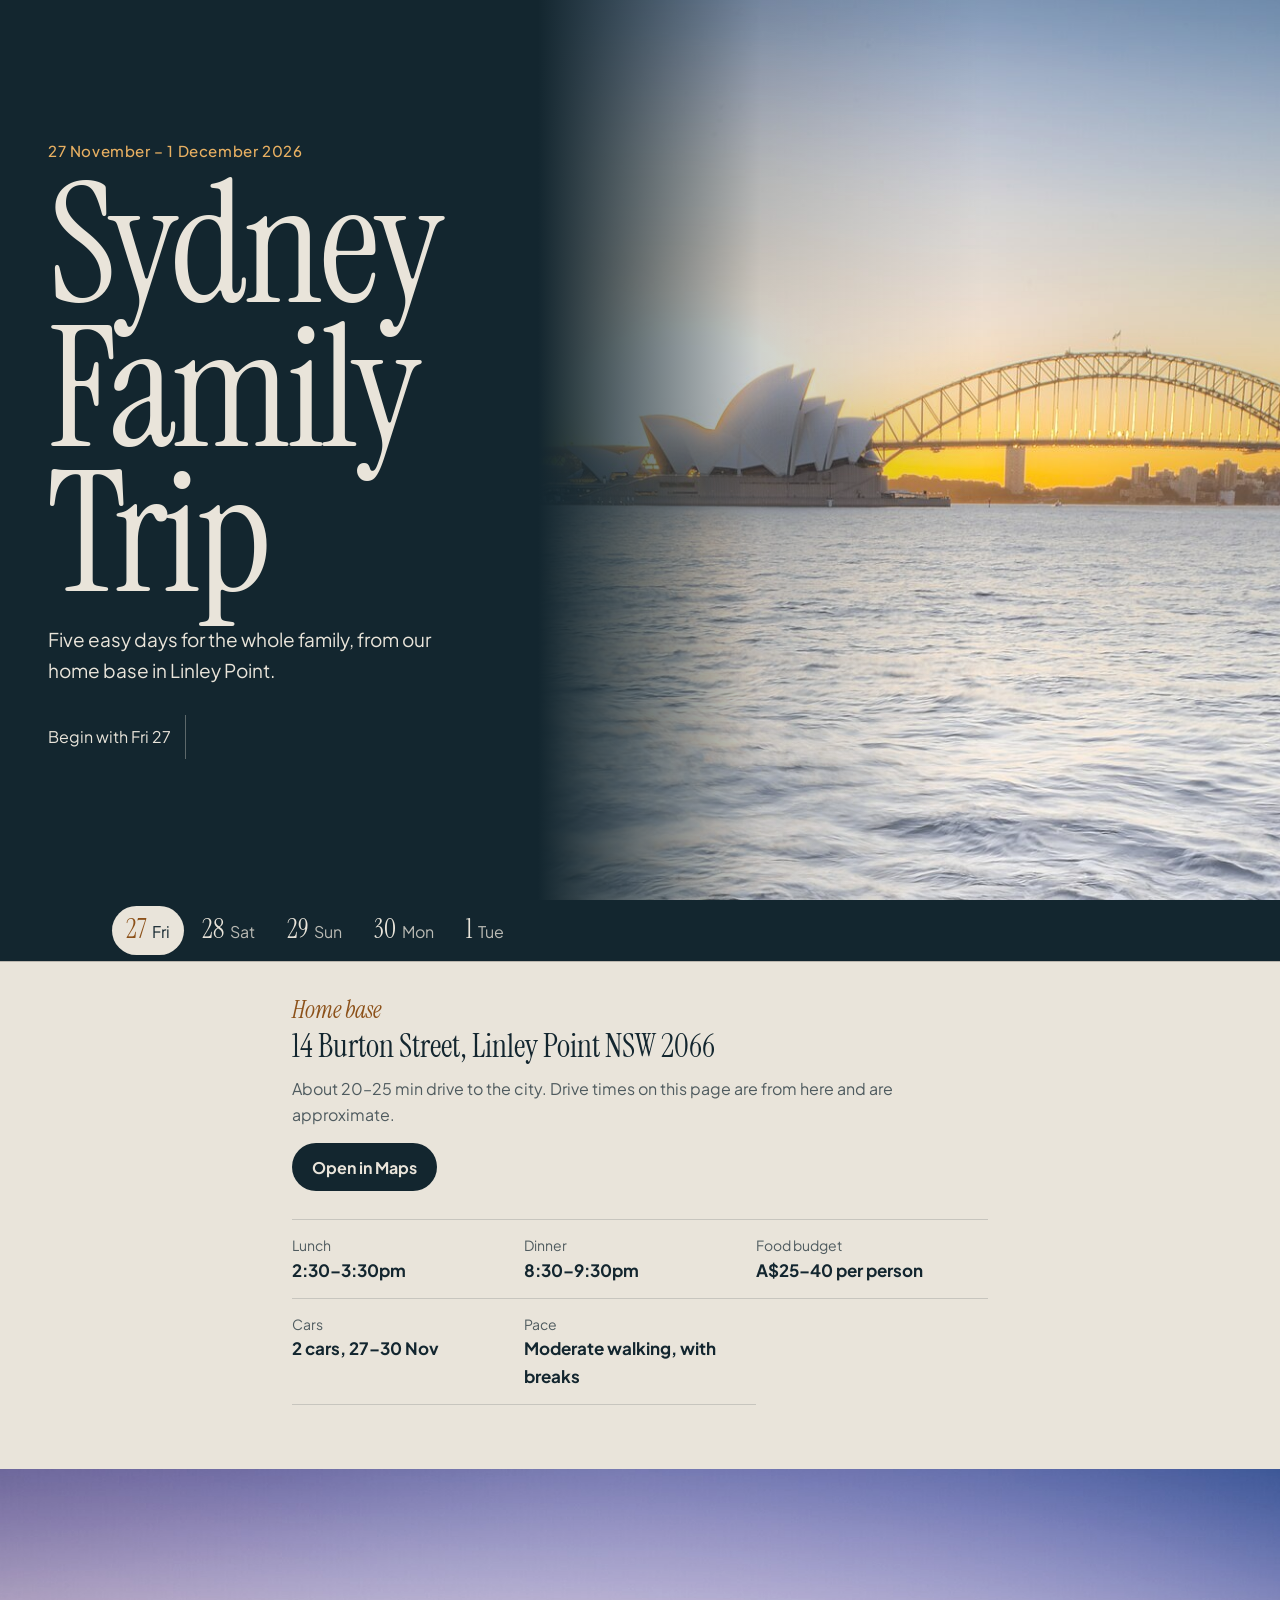
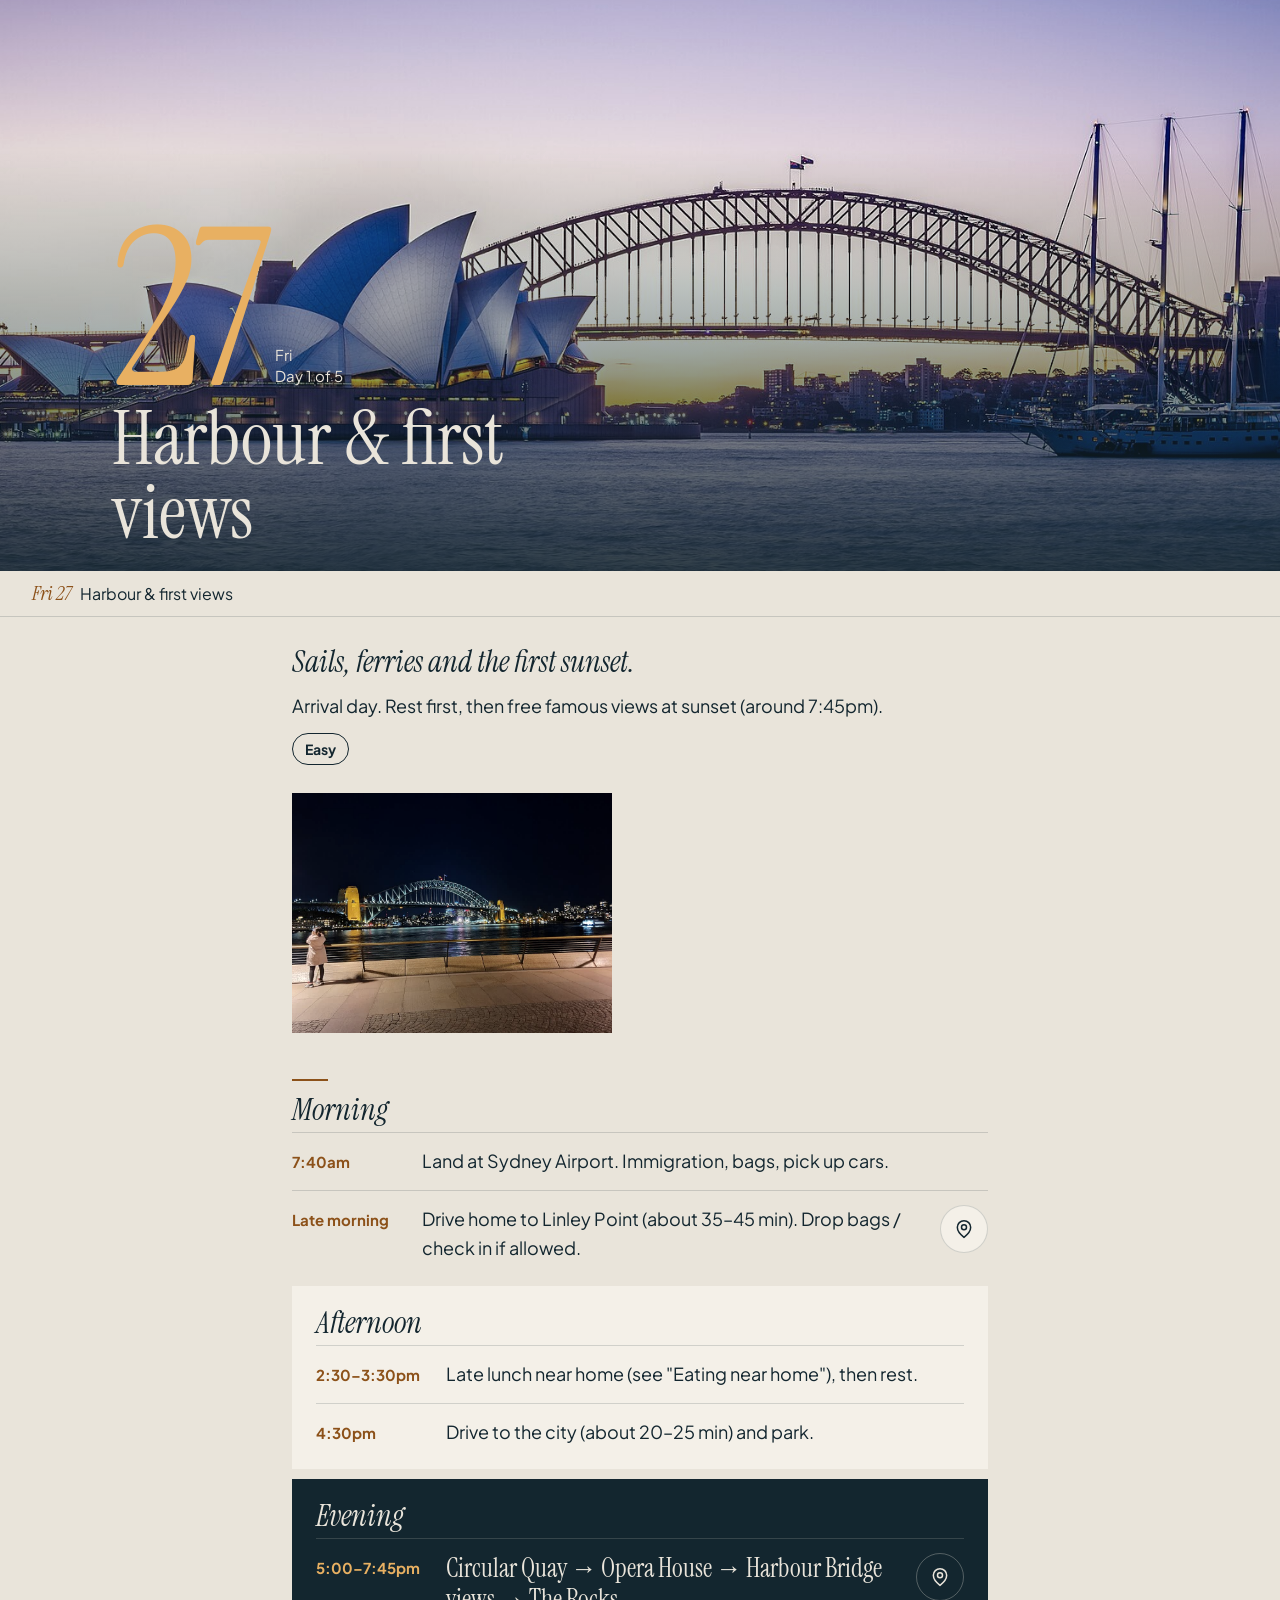
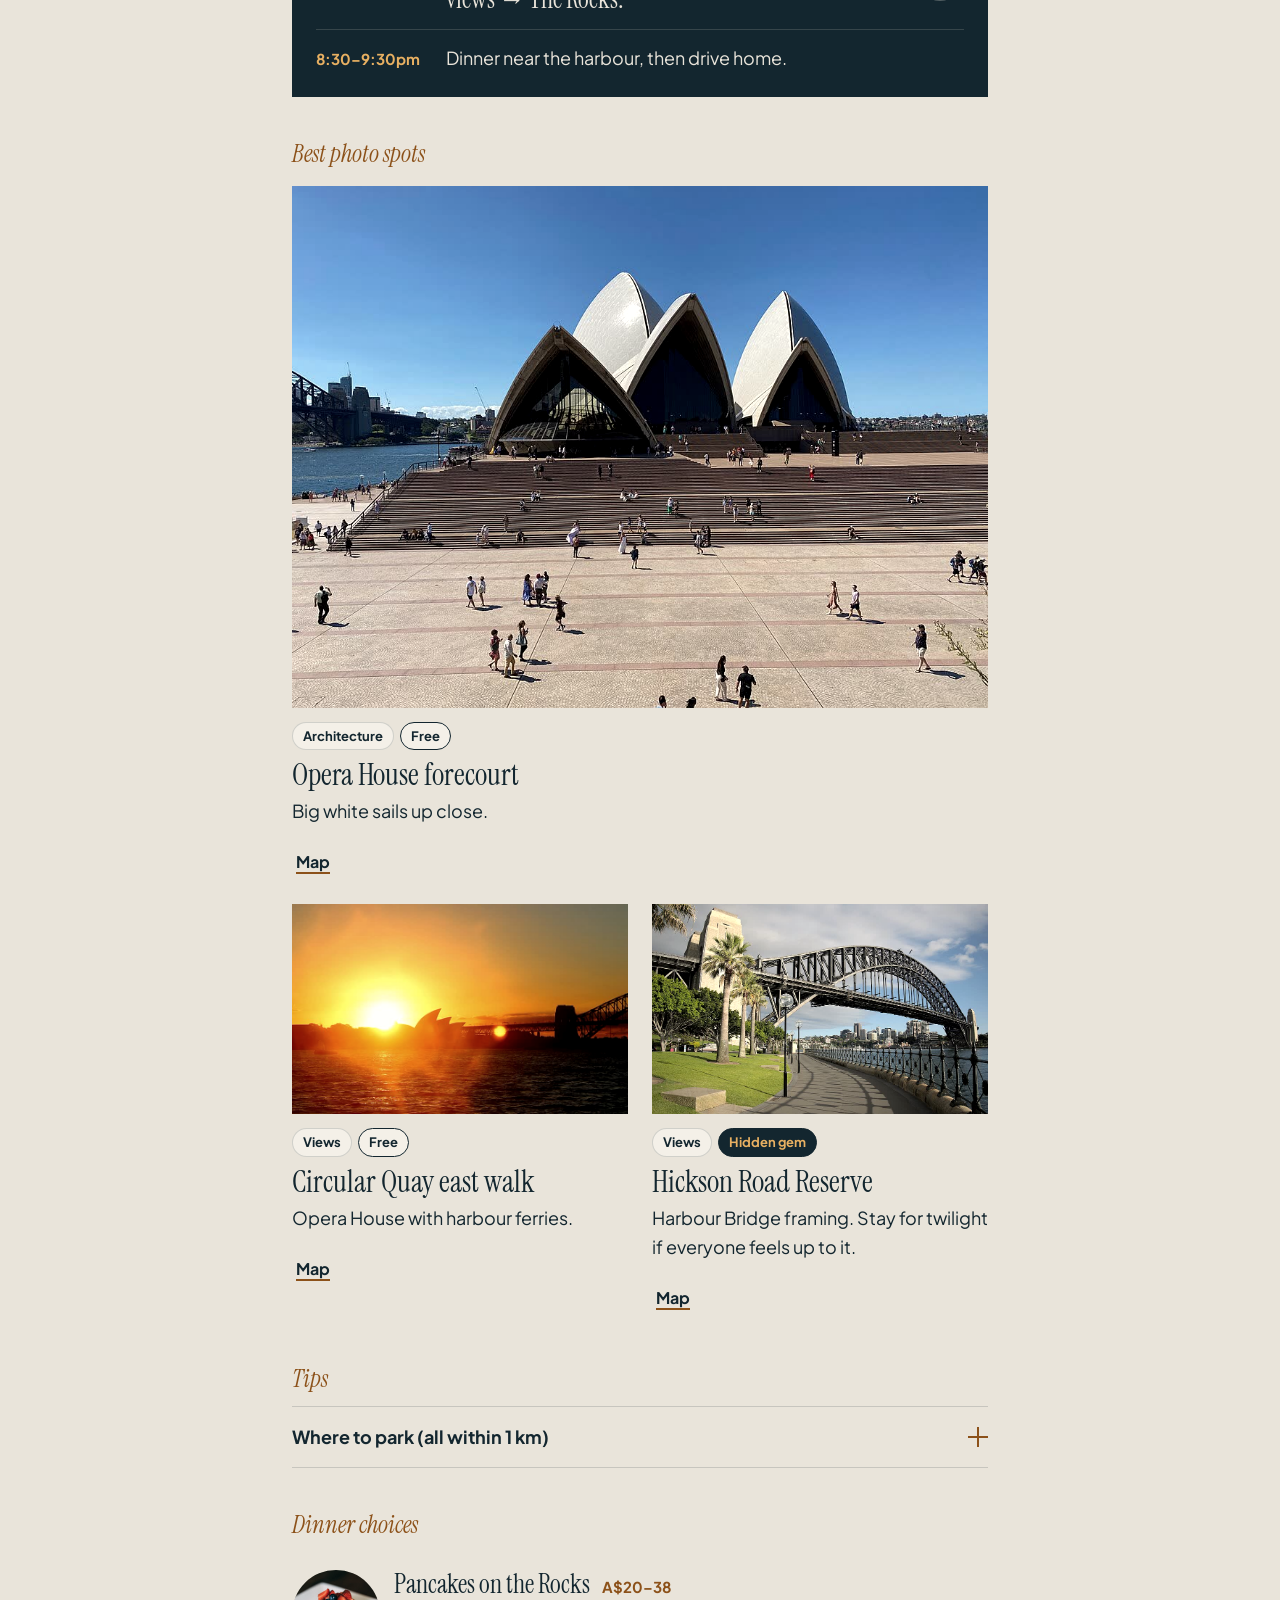
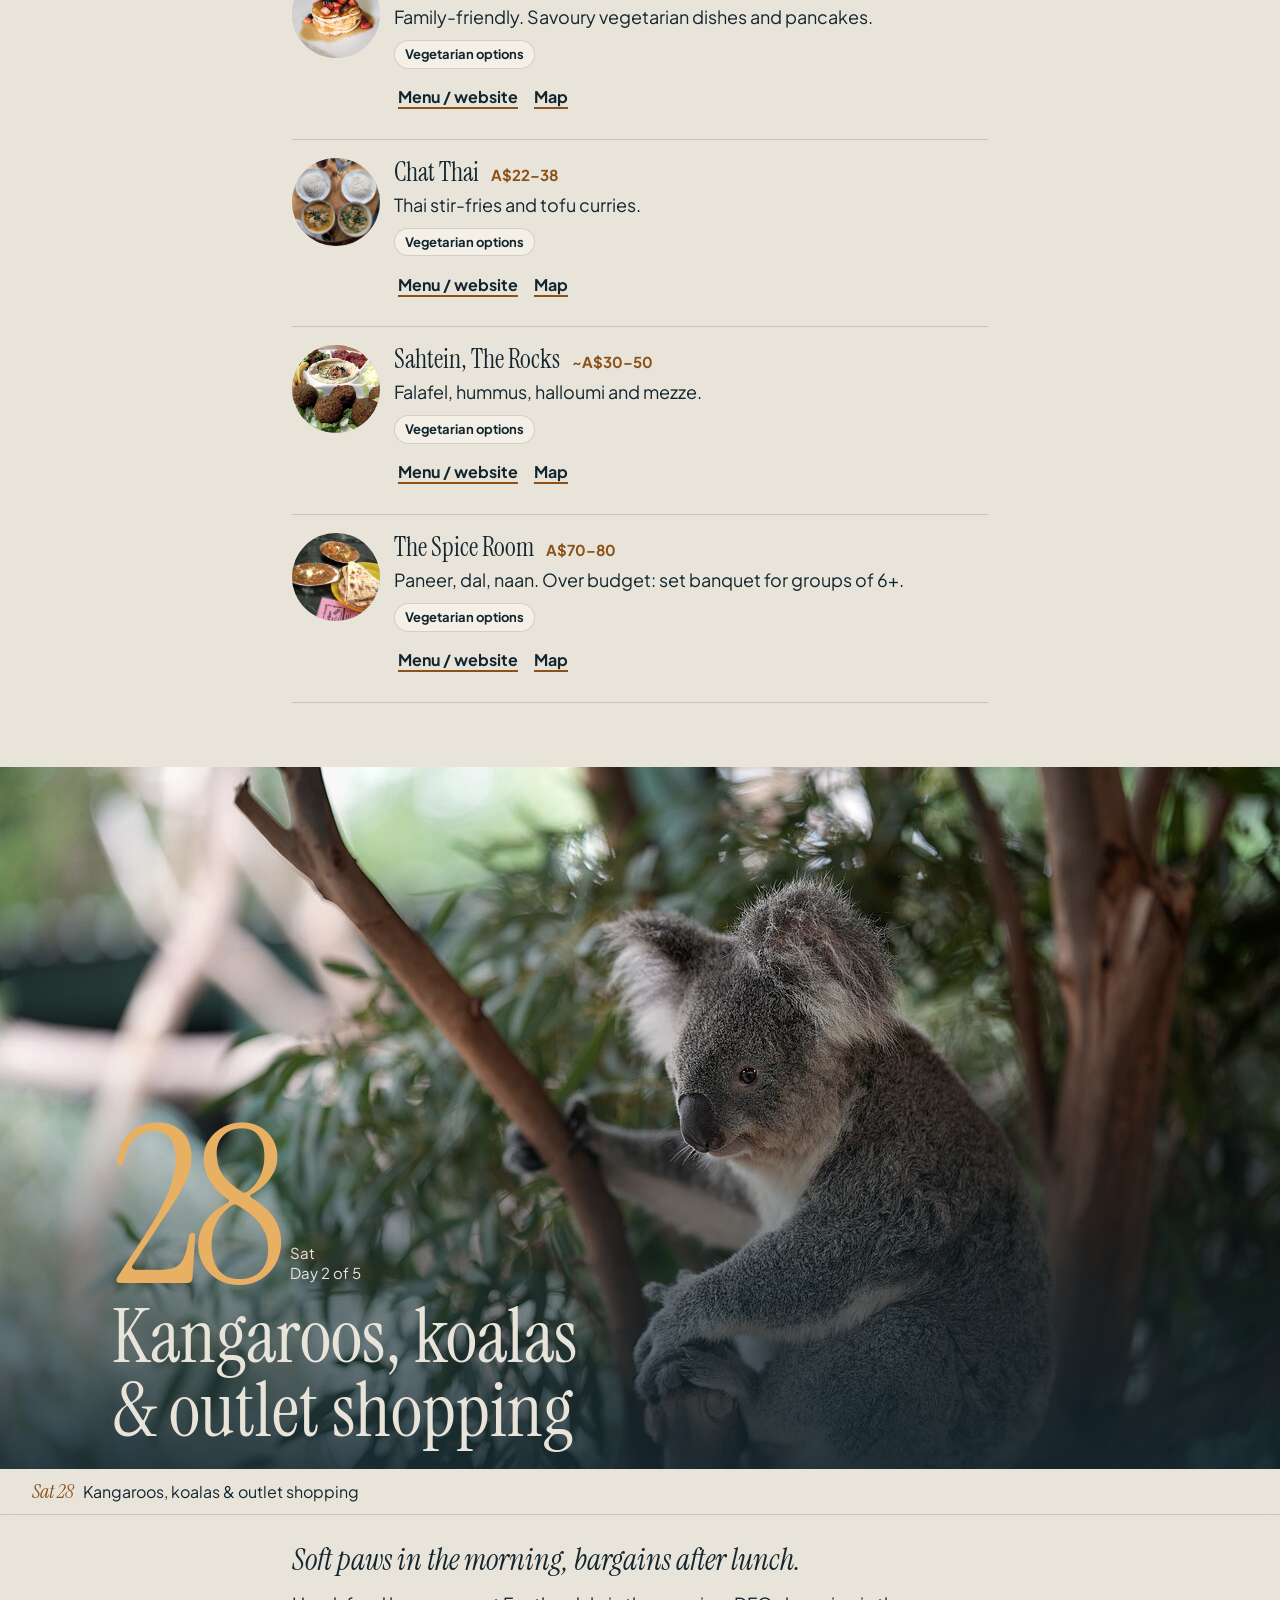
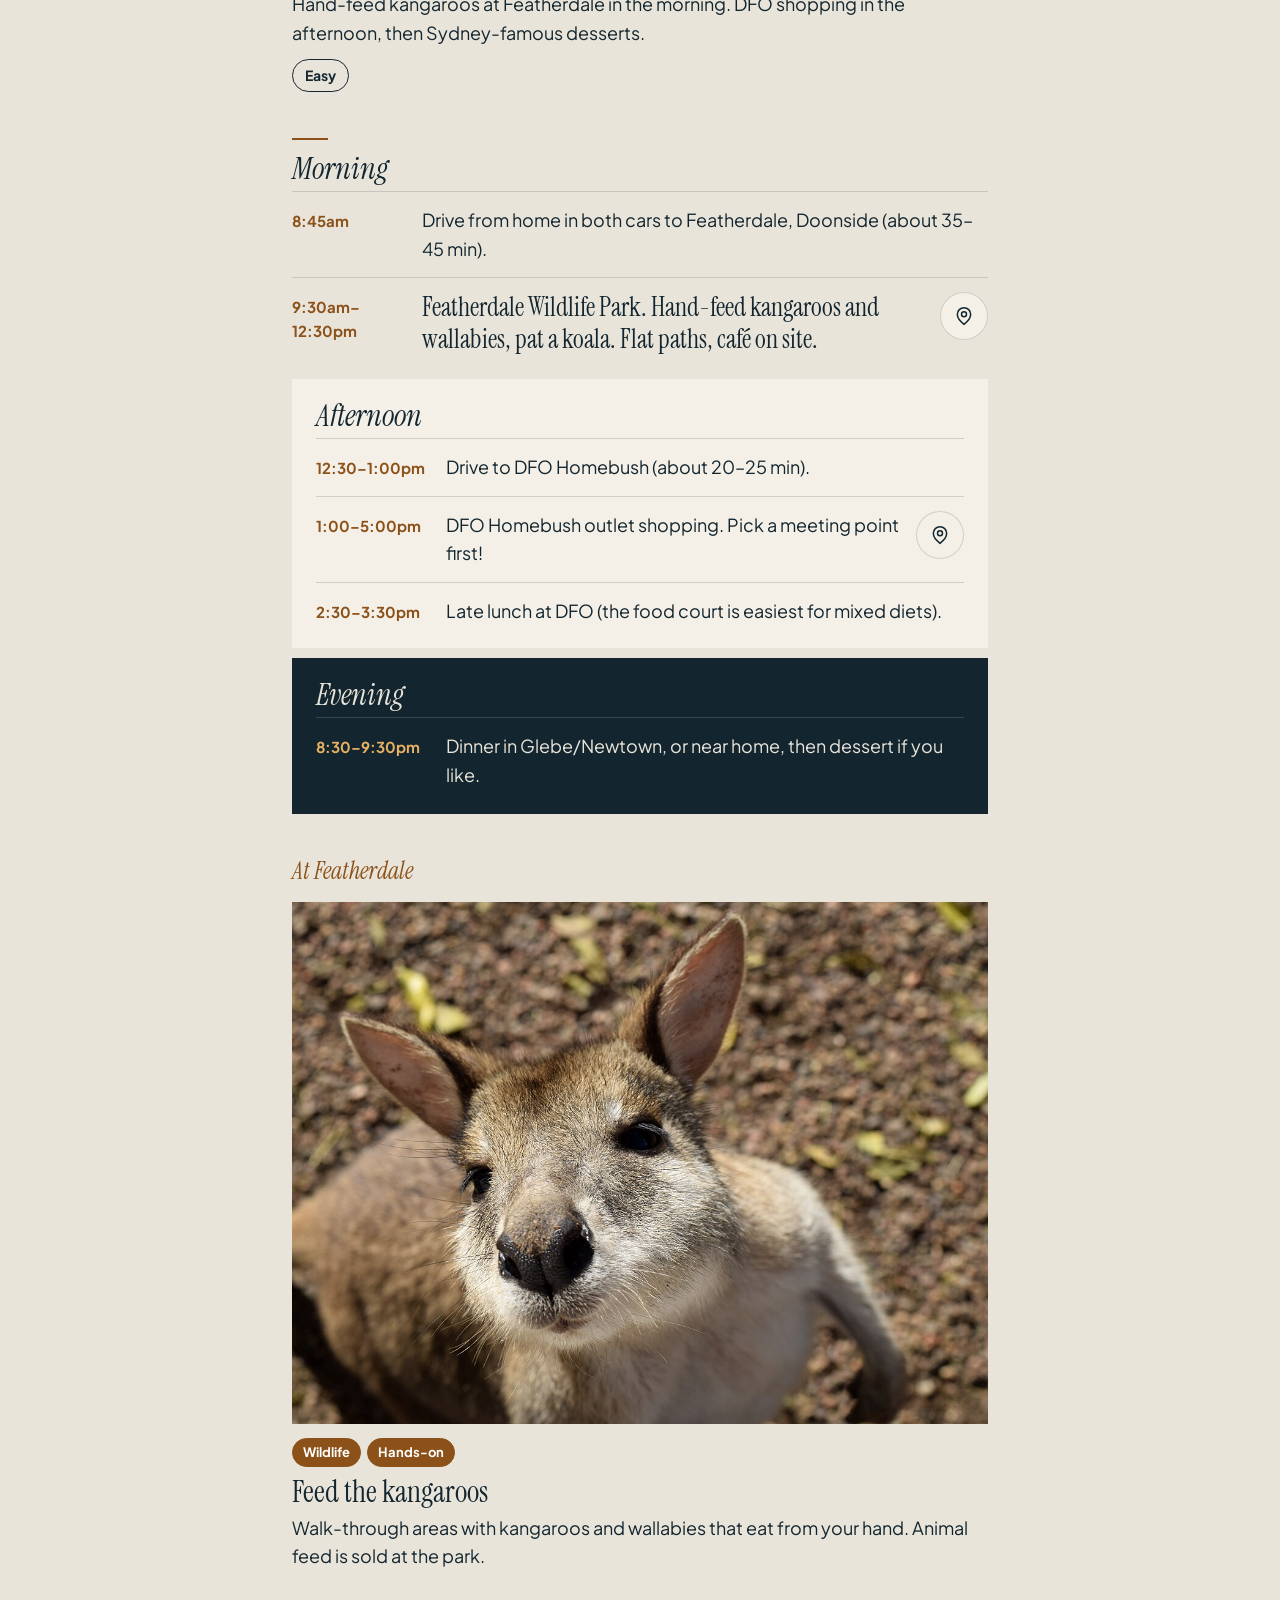
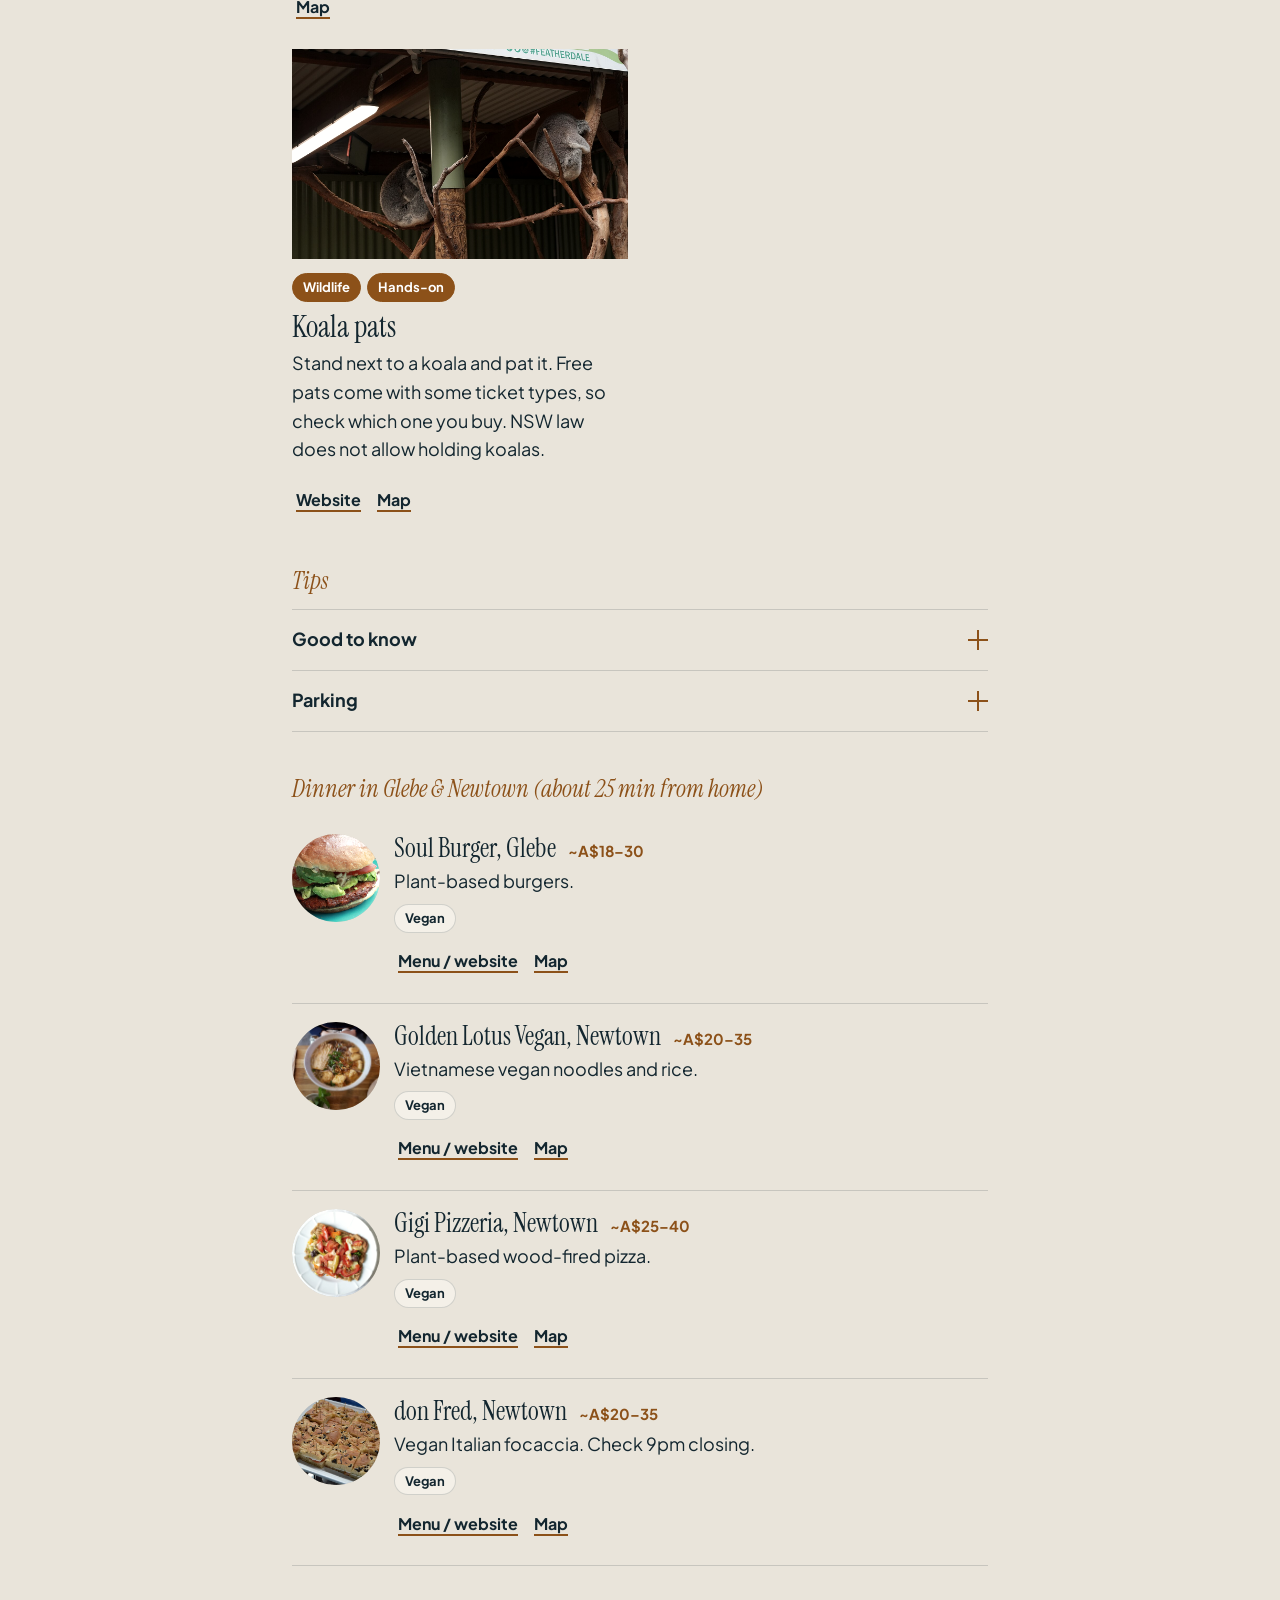
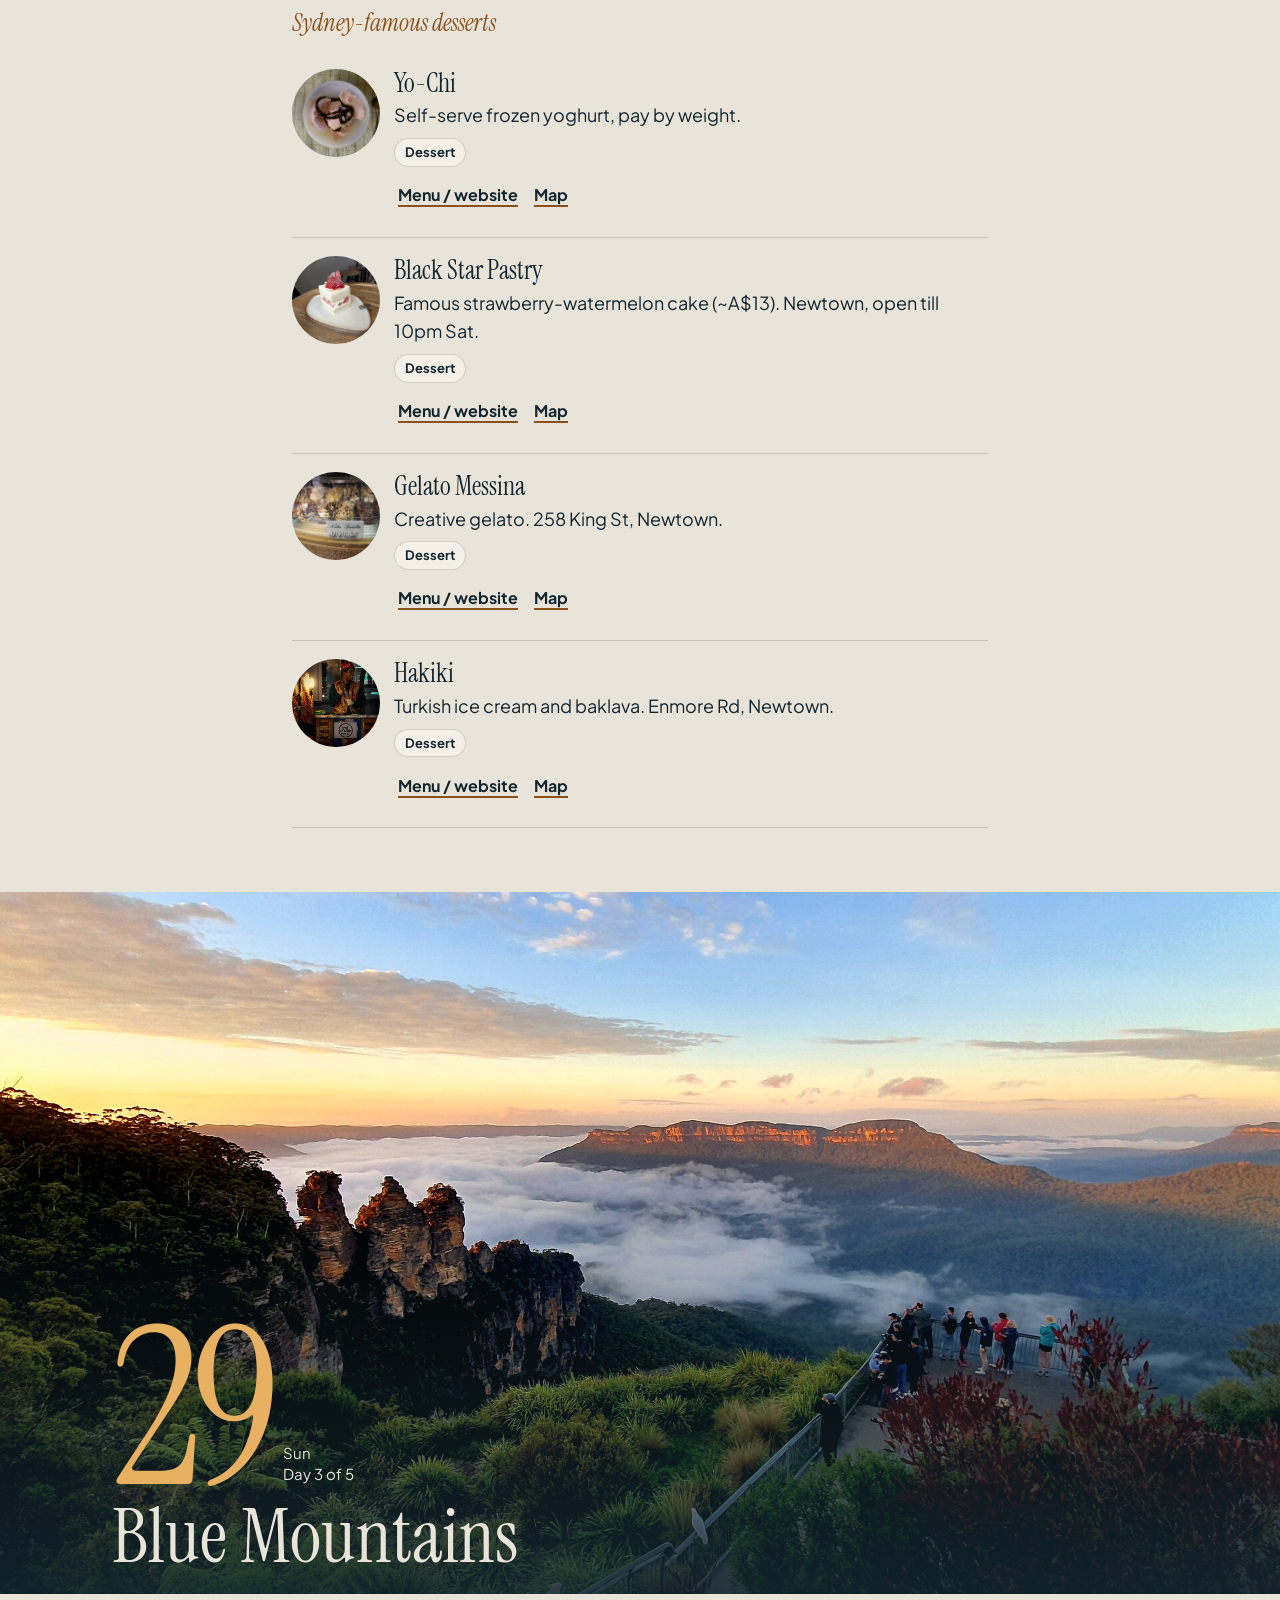
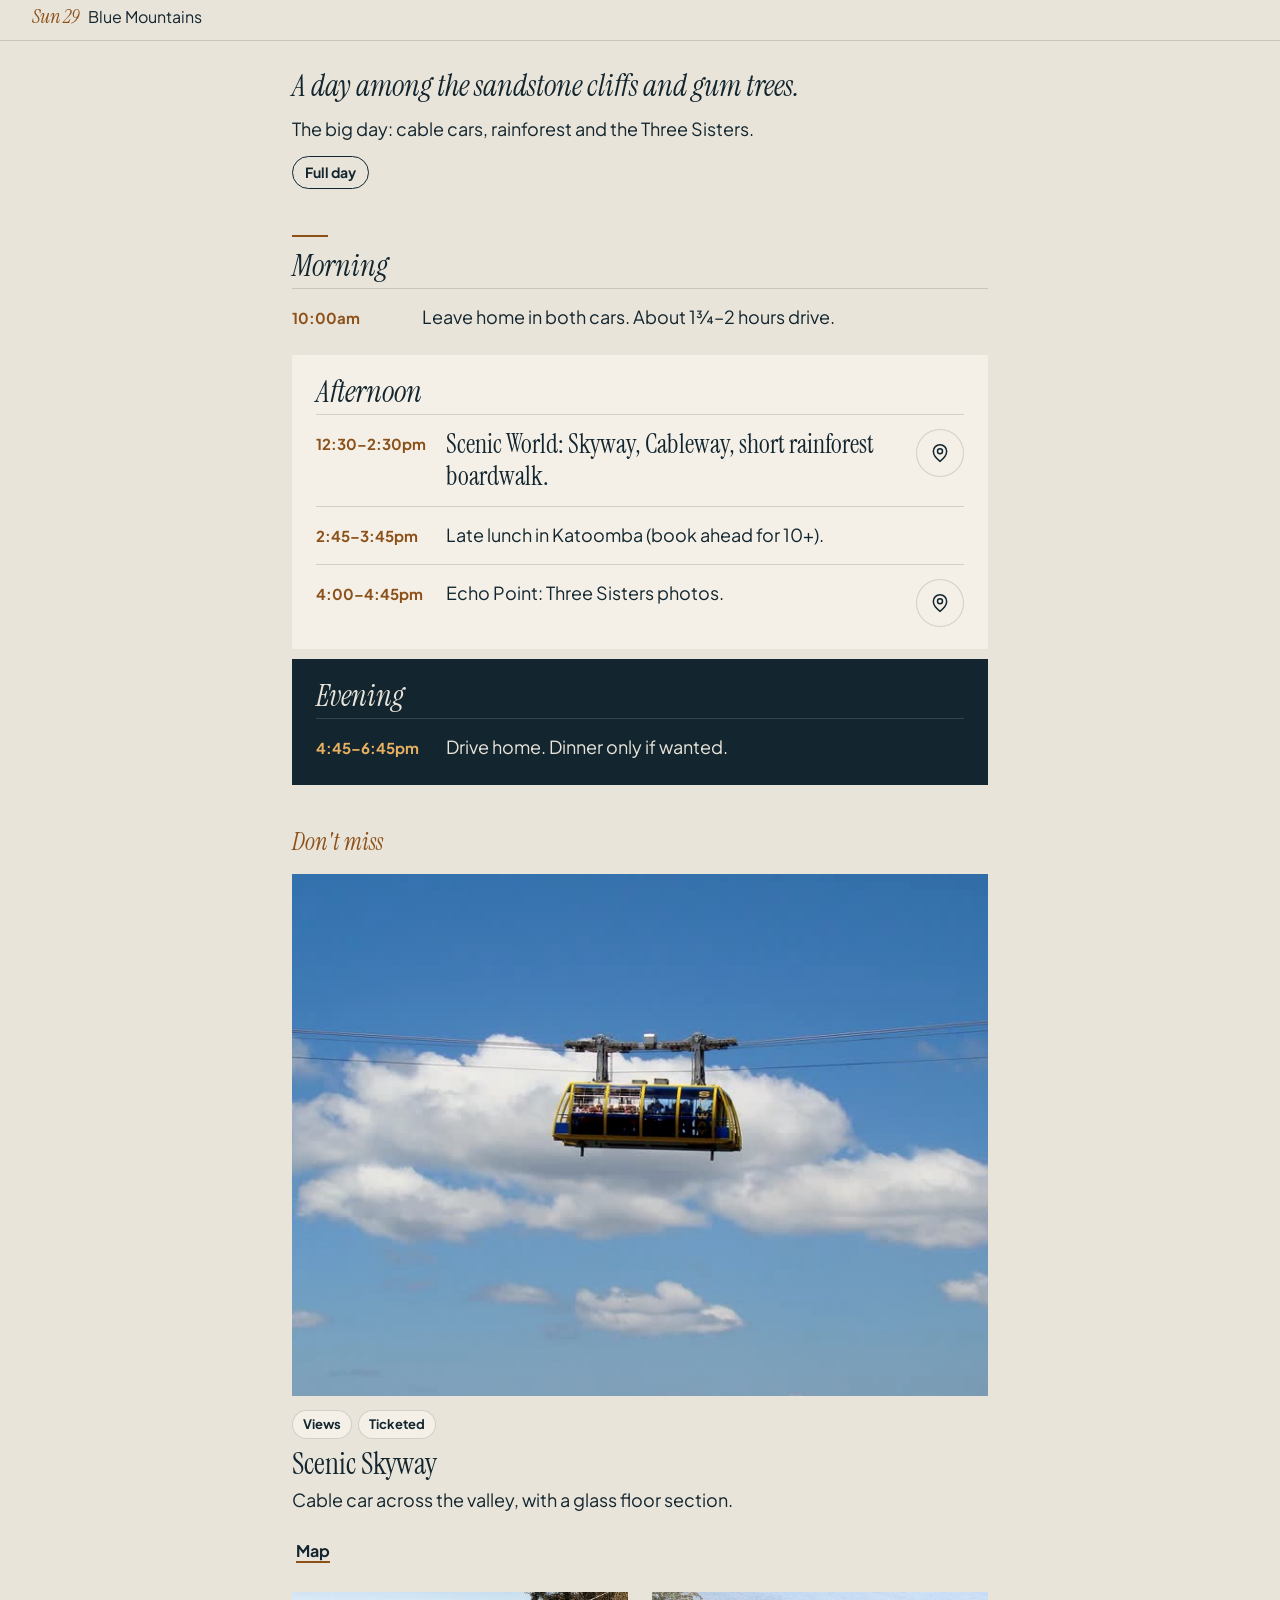
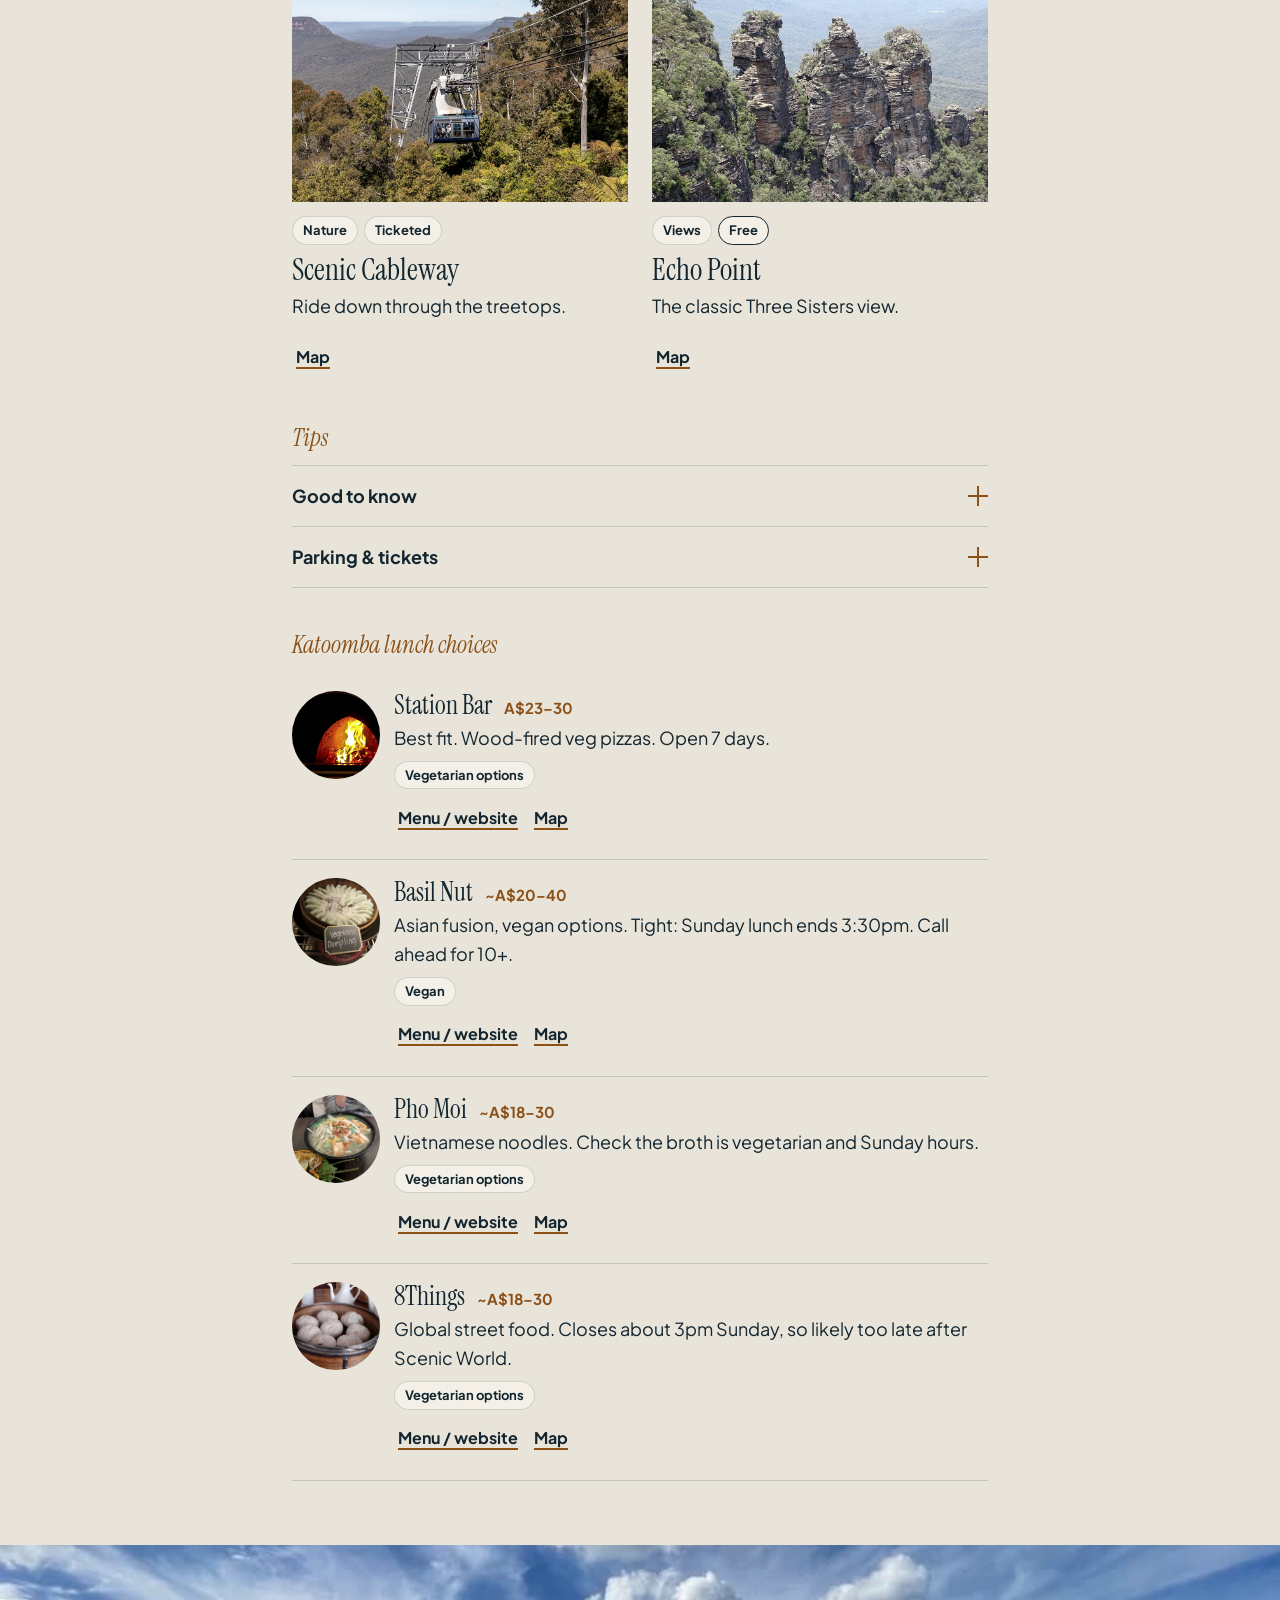
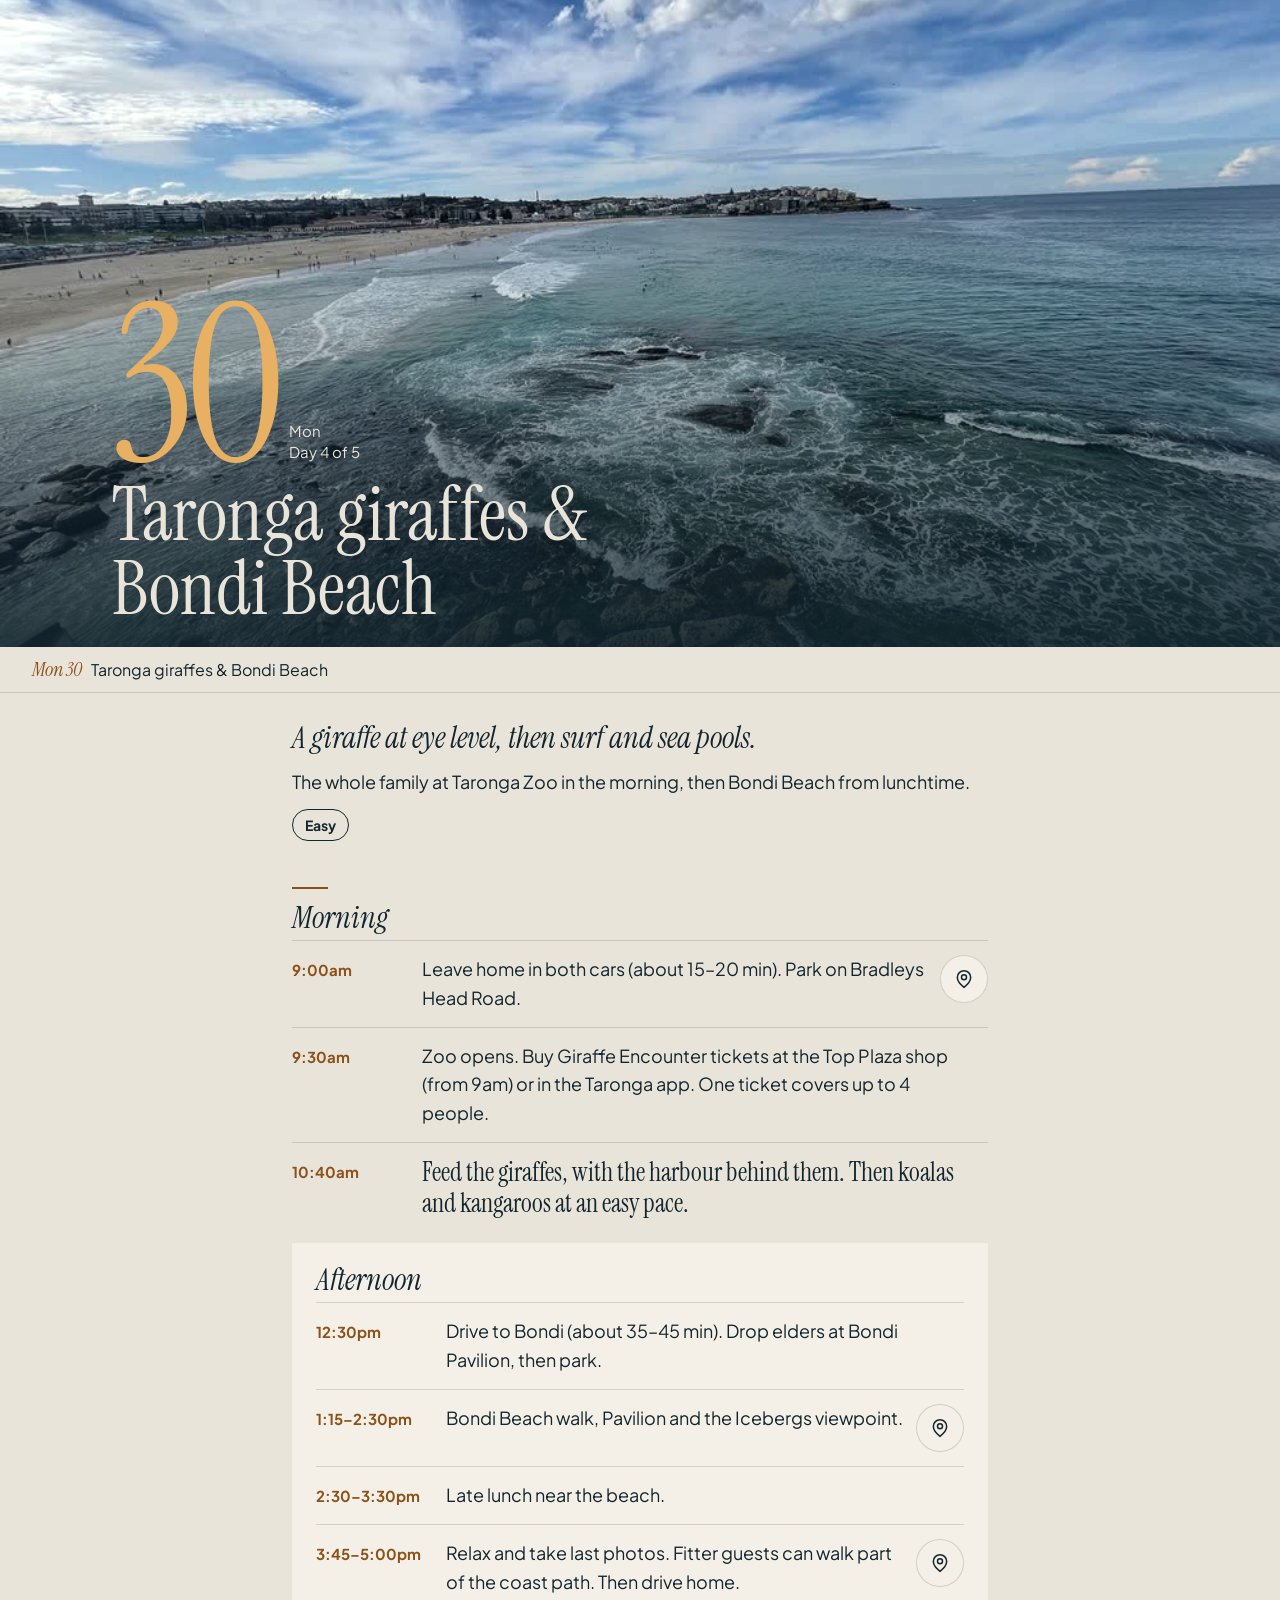
<file: index.html>
<!doctype html>
<html lang="en">
<head>
<meta charset="utf-8">
<meta name="viewport" content="width=device-width, initial-scale=1, viewport-fit=cover">
<meta name="robots" content="noindex, nofollow">
<meta name="theme-color" content="#13262F">
<title>Sydney Family Trip</title>
<link rel="preconnect" href="https://fonts.googleapis.com"><link rel="preconnect" href="https://fonts.gstatic.com" crossorigin>
<link href="https://fonts.googleapis.com/css2?family=Instrument+Serif:ital@0;1&family=Plus+Jakarta+Sans:wght@400;500;700&display=swap" rel="stylesheet">
<link rel="preload" as="image" href="v3/img/harbour.jpg">
<link rel="stylesheet" href="v3/style.css">
<script>document.documentElement.classList.add('js');setTimeout(function(){if(!window.__trip)document.documentElement.classList.remove('js')},2500)</script>
<script defer src="v3/app.js"></script>
</head>
<body>
<a class="skip" href="#main">Skip to the plan</a>
<header class="hero">
  <figure class="hero-ph"><img src="v3/img/harbour.jpg" alt="Opera House and Harbour Bridge at sunset, across the harbour" width="1280" height="940" style="object-position:52% 50%" fetchpriority="high"></figure>
  <div class="hero-text">
    <p class="hero-dates">27 November – 1 December 2026</p>
    <h1>Sydney Family Trip</h1>
    <p class="hero-tag">Five easy days for the whole family, from our home base in Linley Point.</p>
    <a class="cue" href="#fri"><span>Begin with Fri 27</span><i aria-hidden="true"></i></a>
  </div>
</header>
<nav class="jump" aria-label="Jump to a day"><div class="jump-inner"><a href="#fri" data-day="fri"><b>27</b> Fri</a><a href="#sat" data-day="sat"><b>28</b> Sat</a><a href="#sun" data-day="sun"><b>29</b> Sun</a><a href="#mon" data-day="mon"><b>30</b> Mon</a><a href="#tue" data-day="tue"><b>1</b> Tue</a></div></nav>
<main id="main">
  <section class="brief" aria-label="Before you go">
    <div class="home"><p class="home-label">Home base</p><p class="home-addr">14 Burton Street, Linley Point NSW 2066</p><p class="aside">About 20–25 min drive to the city. Drive times on this page are from here and are approximate.</p><a class="btn" href="https://www.google.com/maps/search/?api=1&amp;query=14+Burton+Street+Linley+Point+NSW+2066" target="_blank" rel="noopener">Open in Maps</a></div>
    <dl class="essentials"><div><dt>Lunch</dt><dd>2:30–3:30pm</dd></div><div><dt>Dinner</dt><dd>8:30–9:30pm</dd></div><div><dt>Food budget</dt><dd>A$25–40 per person</dd></div><div><dt>Cars</dt><dd>2 cars, 27–30 Nov</dd></div><div><dt>Pace</dt><dd>Moderate walking, with breaks</dd></div></dl>
  </section>
  <article class="day" id="fri" data-date="2026-11-27" aria-labelledby="fri-title">
  <header class="opener">
    <figure class="ph cover"><img src="v3/img/dusk.jpg" alt="Opera House and Harbour Bridge at dusk" width="1920" height="827" style="object-position:32% 50%" sizes="100vw" loading="lazy" decoding="async"></figure>
    <div class="opener-text reveal">
      <p class="dayline"><span class="num">27</span><span class="dow">Fri<br>Day 1 of 5</span></p>
      <h2 id="fri-title">Harbour &amp; first views</h2>
    </div>
  </header>
  <div class="day-sticky" aria-hidden="true"><span>Fri 27</span> Harbour &amp; first views</div>
  <div class="day-body">
    <div class="standfirst"><p class="deck">Sails, ferries and the first sunset.</p><p>Arrival day. Rest first, then free famous views at sunset (around 7:45pm).</p><span class="pace">Easy</span></div>
    <div class="film" tabindex="0" role="region" aria-label="More photos: Fri 27"><figure class="ph frame"><img src="v3/img/bridge.jpg" alt="Harbour Bridge seen from the Opera House" width="1000" height="750" sizes="(min-width: 760px) 320px, 70vw" loading="lazy" decoding="async"></figure></div><section class="block plan"><h3 class="visually-hidden">Plan for the day</h3><section class="part part-morning" aria-label="Morning"><h4 class="part-label">Morning</h4><ol class="moments"><li class="moment"><span class="when">7:40am</span><div class="what"><p>Land at Sydney Airport. Immigration, bags, pick up cars.</p></div></li><li class="moment"><span class="when">Late morning</span><div class="what"><p>Drive home to Linley Point (about 35–45 min). Drop bags / check in if allowed.</p></div><a class="pin" href="https://www.google.com/maps/search/?api=1&amp;query=14%20Burton%20Street%20Linley%20Point%20NSW%202066" target="_blank" rel="noopener" aria-label="Open in Maps: 14 Burton Street Linley Point NSW 2066"><svg viewBox="0 0 24 24" width="20" height="20" fill="none" stroke="currentColor" stroke-width="1.8" aria-hidden="true"><path d="M20 10c0 6-8 12-8 12S4 16 4 10a8 8 0 1 1 16 0Z"/><circle cx="12" cy="10" r="3"/></svg></a></li></ol></section><section class="part part-afternoon" aria-label="Afternoon"><h4 class="part-label">Afternoon</h4><ol class="moments"><li class="moment"><span class="when">2:30–3:30pm</span><div class="what"><p>Late lunch near home (see &quot;Eating near home&quot;), then rest.</p></div></li><li class="moment"><span class="when">4:30pm</span><div class="what"><p>Drive to the city (about 20–25 min) and park.</p></div></li></ol></section><section class="part part-evening" aria-label="Evening"><h4 class="part-label">Evening</h4><ol class="moments"><li class="moment is-lead"><span class="when">5:00–7:45pm</span><div class="what"><p>Circular Quay → Opera House → Harbour Bridge views → The Rocks.</p></div><a class="pin" href="https://www.google.com/maps/search/?api=1&amp;query=Circular%20Quay%20Sydney" target="_blank" rel="noopener" aria-label="Open in Maps: Circular Quay Sydney"><svg viewBox="0 0 24 24" width="20" height="20" fill="none" stroke="currentColor" stroke-width="1.8" aria-hidden="true"><path d="M20 10c0 6-8 12-8 12S4 16 4 10a8 8 0 1 1 16 0Z"/><circle cx="12" cy="10" r="3"/></svg></a></li><li class="moment"><span class="when">8:30–9:30pm</span><div class="what"><p>Dinner near the harbour, then drive home.</p></div></li></ol></section></section><section class="block"><h3 class="block-title">Best photo spots</h3><article class="place place-feature reveal"><figure class="ph"><img src="v3/img/forecourt.jpg" alt="Opera House forecourt" width="960" height="720" sizes="(min-width: 760px) 720px, 100vw" loading="lazy" decoding="async"></figure><div class="place-text"><ul class="tags"><li class="tag tag-architecture">Architecture</li><li class="tag tag-free">Free</li></ul><h4>Opera House forecourt</h4><p>Big white sails up close.</p><div class="row-actions"><a class="btn btn-quiet" href="https://www.google.com/maps/search/?api=1&amp;query=Sydney%20Opera%20House" target="_blank" rel="noopener">Map</a></div></div></article><div class="place-grid"><article class="place reveal"><figure class="ph"><img src="v3/img/quayeast.jpg" alt="Opera House from Circular Quay" width="960" height="472" sizes="(min-width: 760px) 350px, 100vw" loading="lazy" decoding="async"></figure><div class="place-text"><ul class="tags"><li class="tag tag-views">Views</li><li class="tag tag-free">Free</li></ul><h4>Circular Quay east walk</h4><p>Opera House with harbour ferries.</p><div class="row-actions"><a class="btn btn-quiet" href="https://www.google.com/maps/search/?api=1&amp;query=Circular%20Quay%20East%20Sydney" target="_blank" rel="noopener">Map</a></div></div></article><article class="place reveal"><figure class="ph"><img src="v3/img/hickson.jpg" alt="Sydney Harbour Bridge" width="960" height="626" sizes="(min-width: 760px) 350px, 100vw" loading="lazy" decoding="async"></figure><div class="place-text"><ul class="tags"><li class="tag tag-views">Views</li><li class="tag tag-hidden-gem">Hidden gem</li></ul><h4>Hickson Road Reserve</h4><p>Harbour Bridge framing. Stay for twilight if everyone feels up to it.</p><div class="row-actions"><a class="btn btn-quiet" href="https://www.google.com/maps/search/?api=1&amp;query=Hickson%20Road%20Reserve%20The%20Rocks" target="_blank" rel="noopener">Map</a></div></div></article></div></section>
    <section class="block"><h3 class="block-title">Tips</h3><details class="drawer"><summary><span>Where to park (all within 1 km)</span><span class="plus" aria-hidden="true"></span></summary><div class="drawer-body"><ul class="ledger"><li><div><h5>Wilson car park, 155 George St</h5><p>About 300 m to Circular Quay. Closest to The Rocks dinner spots.</p><p class="cost">Night rate from ~A$24 per car (check what time the night rate starts; arriving at 5pm may cost more)</p></div><div class="row-actions"><a class="btn btn-quiet" href="https://www.wilsonparking.com.au/parking-locations/new-south-wales/sydney-cbd/155-george-st-car-park/" target="_blank" rel="noopener">Info</a><a class="pin" href="https://www.google.com/maps/search/?api=1&amp;query=Wilson%20Parking%20155%20George%20Street%20The%20Rocks" target="_blank" rel="noopener" aria-label="Open in Maps: Wilson car park, 155 George St"><svg viewBox="0 0 24 24" width="20" height="20" fill="none" stroke="currentColor" stroke-width="1.8" aria-hidden="true"><path d="M20 10c0 6-8 12-8 12S4 16 4 10a8 8 0 1 1 16 0Z"/><circle cx="12" cy="10" r="3"/></svg></a></div></li><li><div><h5>Divvy, 93 Macquarie St</h5><p>About 600 m to the Opera House.</p><p class="cost">A$25 per car, Friday evening rate from 6:30pm (pre-book in the Divvy app; arriving before 6:30pm may cost more)</p></div><div class="row-actions"><a class="btn btn-quiet" href="https://www.divvyparking.com/divvy-parking-expands-into-circular-quay-with-new-93-macquarie-street-location/" target="_blank" rel="noopener">Info</a><a class="pin" href="https://www.google.com/maps/search/?api=1&amp;query=93%20Macquarie%20Street%20Sydney" target="_blank" rel="noopener" aria-label="Open in Maps: Divvy, 93 Macquarie St"><svg viewBox="0 0 24 24" width="20" height="20" fill="none" stroke="currentColor" stroke-width="1.8" aria-hidden="true"><path d="M20 10c0 6-8 12-8 12S4 16 4 10a8 8 0 1 1 16 0Z"/><circle cx="12" cy="10" r="3"/></svg></a></div></li><li><div><h5>Opera House car park, 2A Macquarie St</h5><p>Right at the Opera House. Easiest for elders. 2.2 m height limit.</p><p class="cost">From ~A$41 per car if you leave after 7pm (prepay online)</p></div><div class="row-actions"><a class="btn btn-quiet" href="https://www.wilsonparking.com.au/parking-locations/new-south-wales/sydney-cbd/sydney-opera-house-car-park-2A-macquarie-st-sydney/" target="_blank" rel="noopener">Info</a><a class="pin" href="https://www.google.com/maps/search/?api=1&amp;query=Sydney%20Opera%20House%20Car%20Park" target="_blank" rel="noopener" aria-label="Open in Maps: Opera House car park, 2A Macquarie St"><svg viewBox="0 0 24 24" width="20" height="20" fill="none" stroke="currentColor" stroke-width="1.8" aria-hidden="true"><path d="M20 10c0 6-8 12-8 12S4 16 4 10a8 8 0 1 1 16 0Z"/><circle cx="12" cy="10" r="3"/></svg></a></div></li></ul><p class="aside">Sydney has no free tram or free city shuttle right now. Check the price for each car park on the day.</p></div></details></section>
    <section class="block menu-block"><h3 class="block-title">Dinner choices</h3><ul class="menu"><li class="dish"><figure class="ph thumb"><img src="v3/img/pancakes.jpg" alt="Pancakes" width="960" height="640" sizes="88px" loading="lazy" decoding="async"></figure><div class="dish-text"><div class="dish-head"><h4>Pancakes on the Rocks</h4><span class="price">A$20–38</span></div><p>Family-friendly. Savoury vegetarian dishes and pancakes.</p><ul class="tags"><li class="tag tag-vegetarian-options">Vegetarian options</li></ul><div class="row-actions"><a class="btn btn-quiet" href="https://pancakesontherocks.com.au/" target="_blank" rel="noopener">Menu / website</a><a class="btn btn-quiet" href="https://www.google.com/maps/search/?api=1&amp;query=Pancakes%20on%20the%20Rocks%20The%20Rocks%20Sydney" target="_blank" rel="noopener">Map</a></div></div></li><li class="dish"><figure class="ph thumb"><img src="v3/img/thaicurry.jpg" alt="Thai curry" width="960" height="724" sizes="88px" loading="lazy" decoding="async"></figure><div class="dish-text"><div class="dish-head"><h4>Chat Thai</h4><span class="price">A$22–38</span></div><p>Thai stir-fries and tofu curries.</p><ul class="tags"><li class="tag tag-vegetarian-options">Vegetarian options</li></ul><div class="row-actions"><a class="btn btn-quiet" href="https://www.chatthai.com.au/" target="_blank" rel="noopener">Menu / website</a><a class="btn btn-quiet" href="https://www.google.com/maps/search/?api=1&amp;query=Chat%20Thai%20Circular%20Quay" target="_blank" rel="noopener">Map</a></div></div></li><li class="dish"><figure class="ph thumb"><img src="v3/img/mezze.jpg" alt="Falafel and mezze plate" width="960" height="652" sizes="88px" loading="lazy" decoding="async"></figure><div class="dish-text"><div class="dish-head"><h4>Sahtein, The Rocks</h4><span class="price">~A$30–50</span></div><p>Falafel, hummus, halloumi and mezze.</p><ul class="tags"><li class="tag tag-vegetarian-options">Vegetarian options</li></ul><div class="row-actions"><a class="btn btn-quiet" href="https://www.google.com/maps/search/?api=1&amp;query=Sahtein+The+Rocks+Sydney" target="_blank" rel="noopener">Menu / website</a><a class="btn btn-quiet" href="https://www.google.com/maps/search/?api=1&amp;query=Sahtein%20The%20Rocks%20Sydney" target="_blank" rel="noopener">Map</a></div></div></li><li class="dish"><figure class="ph thumb"><img src="v3/img/paneer.jpg" alt="Paneer curry and naan" width="827" height="508" sizes="88px" loading="lazy" decoding="async"></figure><div class="dish-text"><div class="dish-head"><h4>The Spice Room</h4><span class="price">A$70–80</span></div><p>Paneer, dal, naan. Over budget: set banquet for groups of 6+.</p><ul class="tags"><li class="tag tag-vegetarian-options">Vegetarian options</li></ul><div class="row-actions"><a class="btn btn-quiet" href="https://thespiceroom.com.au/contact-us/" target="_blank" rel="noopener">Menu / website</a><a class="btn btn-quiet" href="https://www.google.com/maps/search/?api=1&amp;query=The%20Spice%20Room%20Sydney" target="_blank" rel="noopener">Map</a></div></div></li></ul></section>
  </div>
</article>
<article class="day" id="sat" data-date="2026-11-28" aria-labelledby="sat-title">
  <header class="opener">
    <figure class="ph cover"><img src="v3/img/koala2.jpg" alt="A koala in a gum tree at Featherdale Wildlife Park" width="1280" height="853" style="object-position:62% 45%" sizes="100vw" loading="lazy" decoding="async"></figure>
    <div class="opener-text reveal">
      <p class="dayline"><span class="num">28</span><span class="dow">Sat<br>Day 2 of 5</span></p>
      <h2 id="sat-title">Kangaroos, koalas &amp; outlet shopping</h2>
    </div>
  </header>
  <div class="day-sticky" aria-hidden="true"><span>Sat 28</span> Kangaroos, koalas &amp; outlet shopping</div>
  <div class="day-body">
    <div class="standfirst"><p class="deck">Soft paws in the morning, bargains after lunch.</p><p>Hand-feed kangaroos at Featherdale in the morning. DFO shopping in the afternoon, then Sydney-famous desserts.</p><span class="pace">Easy</span></div>
    <section class="block plan"><h3 class="visually-hidden">Plan for the day</h3><section class="part part-morning" aria-label="Morning"><h4 class="part-label">Morning</h4><ol class="moments"><li class="moment"><span class="when">8:45am</span><div class="what"><p>Drive from home in both cars to Featherdale, Doonside (about 35–45 min).</p></div></li><li class="moment is-lead"><span class="when">9:30am–12:30pm</span><div class="what"><p>Featherdale Wildlife Park. Hand-feed kangaroos and wallabies, pat a koala. Flat paths, café on site.</p></div><a class="pin" href="https://www.google.com/maps/search/?api=1&amp;query=Featherdale%20Sydney%20Wildlife%20Park" target="_blank" rel="noopener" aria-label="Open in Maps: Featherdale Sydney Wildlife Park"><svg viewBox="0 0 24 24" width="20" height="20" fill="none" stroke="currentColor" stroke-width="1.8" aria-hidden="true"><path d="M20 10c0 6-8 12-8 12S4 16 4 10a8 8 0 1 1 16 0Z"/><circle cx="12" cy="10" r="3"/></svg></a></li></ol></section><section class="part part-afternoon" aria-label="Afternoon"><h4 class="part-label">Afternoon</h4><ol class="moments"><li class="moment"><span class="when">12:30–1:00pm</span><div class="what"><p>Drive to DFO Homebush (about 20–25 min).</p></div></li><li class="moment"><span class="when">1:00–5:00pm</span><div class="what"><p>DFO Homebush outlet shopping. Pick a meeting point first!</p></div><a class="pin" href="https://www.google.com/maps/search/?api=1&amp;query=DFO%20Homebush" target="_blank" rel="noopener" aria-label="Open in Maps: DFO Homebush"><svg viewBox="0 0 24 24" width="20" height="20" fill="none" stroke="currentColor" stroke-width="1.8" aria-hidden="true"><path d="M20 10c0 6-8 12-8 12S4 16 4 10a8 8 0 1 1 16 0Z"/><circle cx="12" cy="10" r="3"/></svg></a></li><li class="moment"><span class="when">2:30–3:30pm</span><div class="what"><p>Late lunch at DFO (the food court is easiest for mixed diets).</p></div></li></ol></section><section class="part part-evening" aria-label="Evening"><h4 class="part-label">Evening</h4><ol class="moments"><li class="moment"><span class="when">8:30–9:30pm</span><div class="what"><p>Dinner in Glebe/Newtown, or near home, then dessert if you like.</p></div></li></ol></section></section><section class="block"><h3 class="block-title">At Featherdale</h3><article class="place place-feature reveal"><figure class="ph"><img src="v3/img/roo.jpg" alt="Kangaroo looking up for food" width="1280" height="853" style="object-position:45% 40%" sizes="(min-width: 760px) 720px, 100vw" loading="lazy" decoding="async"></figure><div class="place-text"><ul class="tags"><li class="tag tag-wildlife">Wildlife</li><li class="tag tag-hands-on">Hands-on</li></ul><h4>Feed the kangaroos</h4><p>Walk-through areas with kangaroos and wallabies that eat from your hand. Animal feed is sold at the park.</p><div class="row-actions"><a class="btn btn-quiet" href="https://www.google.com/maps/search/?api=1&amp;query=Featherdale%20Sydney%20Wildlife%20Park" target="_blank" rel="noopener">Map</a></div></div></article><div class="place-grid"><article class="place reveal"><figure class="ph"><img src="v3/img/koala.jpg" alt="A koala at Featherdale Wildlife Park" width="1280" height="853" sizes="(min-width: 760px) 350px, 100vw" loading="lazy" decoding="async"></figure><div class="place-text"><ul class="tags"><li class="tag tag-wildlife">Wildlife</li><li class="tag tag-hands-on">Hands-on</li></ul><h4>Koala pats</h4><p>Stand next to a koala and pat it. Free pats come with some ticket types, so check which one you buy. NSW law does not allow holding koalas.</p><div class="row-actions"><a class="btn btn-quiet" href="https://www.featherdale.com.au/visit" target="_blank" rel="noopener">Website</a><a class="btn btn-quiet" href="https://www.google.com/maps/search/?api=1&amp;query=Featherdale%20Sydney%20Wildlife%20Park" target="_blank" rel="noopener">Map</a></div></div></article></div></section>
    <section class="block"><h3 class="block-title">Tips</h3><details class="drawer"><summary><span>Good to know</span><span class="plus" aria-hidden="true"></span></summary><div class="drawer-body"><p>Open 8am–5pm every day, last entry 4pm. Adult tickets are about A$40–49. Check the price and buy online before you go.</p></div></details><details class="drawer"><summary><span>Parking</span><span class="plus" aria-hidden="true"></span></summary><div class="drawer-body"><ul class="ledger"><li><div><h5>Featherdale car park</h5><p>On site, 217 Kildare Road, Doonside.</p><p class="cost">Check the signs on arrival</p></div><div class="row-actions"><a class="btn btn-quiet" href="https://www.featherdale.com.au/visit" target="_blank" rel="noopener">Info</a><a class="pin" href="https://www.google.com/maps/search/?api=1&amp;query=Featherdale%20Sydney%20Wildlife%20Park" target="_blank" rel="noopener" aria-label="Open in Maps: Featherdale car park"><svg viewBox="0 0 24 24" width="20" height="20" fill="none" stroke="currentColor" stroke-width="1.8" aria-hidden="true"><path d="M20 10c0 6-8 12-8 12S4 16 4 10a8 8 0 1 1 16 0Z"/><circle cx="12" cy="10" r="3"/></svg></a></div></li><li><div><h5>DFO Homebush car park</h5><p>At the shops.</p><p class="cost">First 2 hours free. About 4 hours (shopping + lunch): check the rate at the machine</p></div><div class="row-actions"><a class="btn btn-quiet" href="https://www.homebush.dfo.com.au/directions/parking-at-homebush" target="_blank" rel="noopener">Info</a><a class="pin" href="https://www.google.com/maps/search/?api=1&amp;query=DFO%20Homebush" target="_blank" rel="noopener" aria-label="Open in Maps: DFO Homebush car park"><svg viewBox="0 0 24 24" width="20" height="20" fill="none" stroke="currentColor" stroke-width="1.8" aria-hidden="true"><path d="M20 10c0 6-8 12-8 12S4 16 4 10a8 8 0 1 1 16 0Z"/><circle cx="12" cy="10" r="3"/></svg></a></div></li></ul><p class="aside">Money tip: the first 2 hours at DFO are free, so a car that leaves early pays nothing.</p></div></details></section>
    <section class="block menu-block"><h3 class="block-title">Dinner in Glebe &amp; Newtown (about 25 min from home)</h3><ul class="menu"><li class="dish"><figure class="ph thumb"><img src="v3/img/vegburger.jpg" alt="Plant-based burger" width="960" height="660" sizes="88px" loading="lazy" decoding="async"></figure><div class="dish-text"><div class="dish-head"><h4>Soul Burger, Glebe</h4><span class="price">~A$18–30</span></div><p>Plant-based burgers.</p><ul class="tags"><li class="tag tag-vegan">Vegan</li></ul><div class="row-actions"><a class="btn btn-quiet" href="https://www.soulburger.com.au/glebe" target="_blank" rel="noopener">Menu / website</a><a class="btn btn-quiet" href="https://www.google.com/maps/search/?api=1&amp;query=Soul%20Burger%20Glebe" target="_blank" rel="noopener">Map</a></div></div></li><li class="dish"><figure class="ph thumb"><img src="v3/img/vnnoodle.jpg" alt="Tofu noodle bowl" width="960" height="720" sizes="88px" loading="lazy" decoding="async"></figure><div class="dish-text"><div class="dish-head"><h4>Golden Lotus Vegan, Newtown</h4><span class="price">~A$20–35</span></div><p>Vietnamese vegan noodles and rice.</p><ul class="tags"><li class="tag tag-vegan">Vegan</li></ul><div class="row-actions"><a class="btn btn-quiet" href="https://www.goldenlotus-vegan.com/" target="_blank" rel="noopener">Menu / website</a><a class="btn btn-quiet" href="https://www.google.com/maps/search/?api=1&amp;query=Golden%20Lotus%20Vegan%20Newtown" target="_blank" rel="noopener">Map</a></div></div></li><li class="dish"><figure class="ph thumb"><img src="v3/img/pizza.jpg" alt="Vegetarian pizza" width="960" height="762" sizes="88px" loading="lazy" decoding="async"></figure><div class="dish-text"><div class="dish-head"><h4>Gigi Pizzeria, Newtown</h4><span class="price">~A$25–40</span></div><p>Plant-based wood-fired pizza.</p><ul class="tags"><li class="tag tag-vegan">Vegan</li></ul><div class="row-actions"><a class="btn btn-quiet" href="https://www.broadsheet.com.au/sydney/restaurants/gigi-pizzeria" target="_blank" rel="noopener">Menu / website</a><a class="btn btn-quiet" href="https://www.google.com/maps/search/?api=1&amp;query=Gigi%20Pizzeria%20Newtown" target="_blank" rel="noopener">Map</a></div></div></li><li class="dish"><figure class="ph thumb"><img src="v3/img/focaccia.jpg" alt="Focaccia sandwich" width="960" height="638" sizes="88px" loading="lazy" decoding="async"></figure><div class="dish-text"><div class="dish-head"><h4>don Fred, Newtown</h4><span class="price">~A$20–35</span></div><p>Vegan Italian focaccia. Check 9pm closing.</p><ul class="tags"><li class="tag tag-vegan">Vegan</li></ul><div class="row-actions"><a class="btn btn-quiet" href="https://www.donfred.com.au/" target="_blank" rel="noopener">Menu / website</a><a class="btn btn-quiet" href="https://www.google.com/maps/search/?api=1&amp;query=don%20Fred%20Newtown" target="_blank" rel="noopener">Map</a></div></div></li></ul></section><section class="block menu-block"><h3 class="block-title">Sydney-famous desserts</h3><ul class="menu"><li class="dish"><figure class="ph thumb"><img src="v3/img/froyo.jpg" alt="Frozen yoghurt" width="960" height="720" sizes="88px" loading="lazy" decoding="async"></figure><div class="dish-text"><div class="dish-head"><h4>Yo-Chi</h4></div><p>Self-serve frozen yoghurt, pay by weight.</p><ul class="tags"><li class="tag tag-dessert">Dessert</li></ul><div class="row-actions"><a class="btn btn-quiet" href="https://yochi.com.au/yochi-venues/" target="_blank" rel="noopener">Menu / website</a><a class="btn btn-quiet" href="https://www.google.com/maps/search/?api=1&amp;query=Yo-Chi%20Newtown" target="_blank" rel="noopener">Map</a></div></div></li><li class="dish"><figure class="ph thumb"><img src="v3/img/bscake.jpg" alt="Strawberry cream cake" width="960" height="724" sizes="88px" loading="lazy" decoding="async"></figure><div class="dish-text"><div class="dish-head"><h4>Black Star Pastry</h4></div><p>Famous strawberry-watermelon cake (~A$13). Newtown, open till 10pm Sat.</p><ul class="tags"><li class="tag tag-dessert">Dessert</li></ul><div class="row-actions"><a class="btn btn-quiet" href="https://blackstarpastry.com/pages/locations" target="_blank" rel="noopener">Menu / website</a><a class="btn btn-quiet" href="https://www.google.com/maps/search/?api=1&amp;query=Black%20Star%20Pastry%20Newtown" target="_blank" rel="noopener">Map</a></div></div></li><li class="dish"><figure class="ph thumb"><img src="v3/img/gelato.jpg" alt="Gelato" width="960" height="720" sizes="88px" loading="lazy" decoding="async"></figure><div class="dish-text"><div class="dish-head"><h4>Gelato Messina</h4></div><p>Creative gelato. 258 King St, Newtown.</p><ul class="tags"><li class="tag tag-dessert">Dessert</li></ul><div class="row-actions"><a class="btn btn-quiet" href="https://gelatomessina.com/pages/stores" target="_blank" rel="noopener">Menu / website</a><a class="btn btn-quiet" href="https://www.google.com/maps/search/?api=1&amp;query=Gelato%20Messina%20Newtown" target="_blank" rel="noopener">Map</a></div></div></li><li class="dish"><figure class="ph thumb"><img src="v3/img/dondurma.jpg" alt="Turkish ice cream" width="960" height="642" sizes="88px" loading="lazy" decoding="async"></figure><div class="dish-text"><div class="dish-head"><h4>Hakiki</h4></div><p>Turkish ice cream and baklava. Enmore Rd, Newtown.</p><ul class="tags"><li class="tag tag-dessert">Dessert</li></ul><div class="row-actions"><a class="btn btn-quiet" href="https://www.google.com/maps/search/?api=1&amp;query=Hakiki+Newtown" target="_blank" rel="noopener">Menu / website</a><a class="btn btn-quiet" href="https://www.google.com/maps/search/?api=1&amp;query=Hakiki%20Newtown" target="_blank" rel="noopener">Map</a></div></div></li></ul></section>
  </div>
</article>
<article class="day" id="sun" data-date="2026-11-29" aria-labelledby="sun-title">
  <header class="opener">
    <figure class="ph cover"><img src="v3/img/sisters.jpg" alt="The Three Sisters at sunrise, with mist in the Jamison Valley" width="1920" height="1440" style="object-position:30% 55%" sizes="100vw" loading="lazy" decoding="async"></figure>
    <div class="opener-text reveal">
      <p class="dayline"><span class="num">29</span><span class="dow">Sun<br>Day 3 of 5</span></p>
      <h2 id="sun-title">Blue Mountains</h2>
    </div>
  </header>
  <div class="day-sticky" aria-hidden="true"><span>Sun 29</span> Blue Mountains</div>
  <div class="day-body">
    <div class="standfirst"><p class="deck">A day among the sandstone cliffs and gum trees.</p><p>The big day: cable cars, rainforest and the Three Sisters.</p><span class="pace">Full day</span></div>
    <section class="block plan"><h3 class="visually-hidden">Plan for the day</h3><section class="part part-morning" aria-label="Morning"><h4 class="part-label">Morning</h4><ol class="moments"><li class="moment"><span class="when">10:00am</span><div class="what"><p>Leave home in both cars. About 1¾–2 hours drive.</p></div></li></ol></section><section class="part part-afternoon" aria-label="Afternoon"><h4 class="part-label">Afternoon</h4><ol class="moments"><li class="moment is-lead"><span class="when">12:30–2:30pm</span><div class="what"><p>Scenic World: Skyway, Cableway, short rainforest boardwalk.</p></div><a class="pin" href="https://www.google.com/maps/search/?api=1&amp;query=Scenic%20World%20Katoomba" target="_blank" rel="noopener" aria-label="Open in Maps: Scenic World Katoomba"><svg viewBox="0 0 24 24" width="20" height="20" fill="none" stroke="currentColor" stroke-width="1.8" aria-hidden="true"><path d="M20 10c0 6-8 12-8 12S4 16 4 10a8 8 0 1 1 16 0Z"/><circle cx="12" cy="10" r="3"/></svg></a></li><li class="moment"><span class="when">2:45–3:45pm</span><div class="what"><p>Late lunch in Katoomba (book ahead for 10+).</p></div></li><li class="moment"><span class="when">4:00–4:45pm</span><div class="what"><p>Echo Point: Three Sisters photos.</p></div><a class="pin" href="https://www.google.com/maps/search/?api=1&amp;query=Echo%20Point%20Lookout%20Katoomba" target="_blank" rel="noopener" aria-label="Open in Maps: Echo Point Lookout Katoomba"><svg viewBox="0 0 24 24" width="20" height="20" fill="none" stroke="currentColor" stroke-width="1.8" aria-hidden="true"><path d="M20 10c0 6-8 12-8 12S4 16 4 10a8 8 0 1 1 16 0Z"/><circle cx="12" cy="10" r="3"/></svg></a></li></ol></section><section class="part part-evening" aria-label="Evening"><h4 class="part-label">Evening</h4><ol class="moments"><li class="moment"><span class="when">4:45–6:45pm</span><div class="what"><p>Drive home. Dinner only if wanted.</p></div></li></ol></section></section><section class="block"><h3 class="block-title">Don&#39;t miss</h3><article class="place place-feature reveal"><figure class="ph"><img src="v3/img/skyway.jpg" alt="Scenic Skyway over the Jamison Valley" width="1000" height="548" sizes="(min-width: 760px) 720px, 100vw" loading="lazy" decoding="async"></figure><div class="place-text"><ul class="tags"><li class="tag tag-views">Views</li><li class="tag tag-ticketed">Ticketed</li></ul><h4>Scenic Skyway</h4><p>Cable car across the valley, with a glass floor section.</p><div class="row-actions"><a class="btn btn-quiet" href="https://www.google.com/maps/search/?api=1&amp;query=Scenic%20World%20Katoomba" target="_blank" rel="noopener">Map</a></div></div></article><div class="place-grid"><article class="place reveal"><figure class="ph"><img src="v3/img/cableway.jpg" alt="Scenic Cableway" width="960" height="640" sizes="(min-width: 760px) 350px, 100vw" loading="lazy" decoding="async"></figure><div class="place-text"><ul class="tags"><li class="tag tag-nature">Nature</li><li class="tag tag-ticketed">Ticketed</li></ul><h4>Scenic Cableway</h4><p>Ride down through the treetops.</p><div class="row-actions"><a class="btn btn-quiet" href="https://www.google.com/maps/search/?api=1&amp;query=Scenic%20World%20Katoomba" target="_blank" rel="noopener">Map</a></div></div></article><article class="place reveal"><figure class="ph"><img src="v3/img/echopoint.jpg" alt="Three Sisters from Echo Point" width="960" height="720" sizes="(min-width: 760px) 350px, 100vw" loading="lazy" decoding="async"></figure><div class="place-text"><ul class="tags"><li class="tag tag-views">Views</li><li class="tag tag-free">Free</li></ul><h4>Echo Point</h4><p>The classic Three Sisters view.</p><div class="row-actions"><a class="btn btn-quiet" href="https://www.google.com/maps/search/?api=1&amp;query=Echo%20Point%20Lookout%20Katoomba" target="_blank" rel="noopener">Map</a></div></div></article></div></section>
    <section class="block"><h3 class="block-title">Tips</h3><details class="drawer"><summary><span>Good to know</span><span class="plus" aria-hidden="true"></span></summary><div class="drawer-body"><p>The Scenic Railway is very steep. Skip it unless each person wants to go.</p></div></details><details class="drawer"><summary><span>Parking &amp; tickets</span><span class="plus" aria-hidden="true"></span></summary><div class="drawer-body"><ul class="ledger"><li><div><h5>Scenic World car park, 1 Violet St</h5><p>At the entrance. 2 m height limit.</p><p class="cost">Free</p></div><div class="row-actions"><a class="btn btn-quiet" href="https://www.scenicworld.com.au/getting-here" target="_blank" rel="noopener">Info</a><a class="pin" href="https://www.google.com/maps/search/?api=1&amp;query=Scenic%20World%20Katoomba" target="_blank" rel="noopener" aria-label="Open in Maps: Scenic World car park, 1 Violet St"><svg viewBox="0 0 24 24" width="20" height="20" fill="none" stroke="currentColor" stroke-width="1.8" aria-hidden="true"><path d="M20 10c0 6-8 12-8 12S4 16 4 10a8 8 0 1 1 16 0Z"/><circle cx="12" cy="10" r="3"/></svg></a></div></li><li><div><h5>Echo Point car park</h5><p>Next to the lookout. 5 accessible bays.</p><p class="cost">Paid (council pay-by-app). Check the sign for the rate</p></div><div class="row-actions"><a class="pin" href="https://www.google.com/maps/search/?api=1&amp;query=Echo%20Point%20car%20park%20Katoomba" target="_blank" rel="noopener" aria-label="Open in Maps: Echo Point car park"><svg viewBox="0 0 24 24" width="20" height="20" fill="none" stroke="currentColor" stroke-width="1.8" aria-hidden="true"><path d="M20 10c0 6-8 12-8 12S4 16 4 10a8 8 0 1 1 16 0Z"/><circle cx="12" cy="10" r="3"/></svg></a></div></li></ul><p class="aside">Book Scenic World ahead for a ~12:30pm session (from A$64 per adult; Sunday may cost more).</p></div></details></section>
    <section class="block menu-block"><h3 class="block-title">Katoomba lunch choices</h3><ul class="menu"><li class="dish"><figure class="ph thumb"><img src="v3/img/pizza2.jpg" alt="Wood-fired pizza oven" width="960" height="576" sizes="88px" loading="lazy" decoding="async"></figure><div class="dish-text"><div class="dish-head"><h4>Station Bar</h4><span class="price">A$23–30</span></div><p>Best fit. Wood-fired veg pizzas. Open 7 days.</p><ul class="tags"><li class="tag tag-vegetarian-options">Vegetarian options</li></ul><div class="row-actions"><a class="btn btn-quiet" href="https://stationbar.com.au/pizza-menu/" target="_blank" rel="noopener">Menu / website</a><a class="btn btn-quiet" href="https://www.google.com/maps/search/?api=1&amp;query=Station%20Bar%20Katoomba" target="_blank" rel="noopener">Map</a></div></div></li><li class="dish"><figure class="ph thumb"><img src="v3/img/dumplings.jpg" alt="Vegetable dumplings" width="960" height="790" sizes="88px" loading="lazy" decoding="async"></figure><div class="dish-text"><div class="dish-head"><h4>Basil Nut</h4><span class="price">~A$20–40</span></div><p>Asian fusion, vegan options. Tight: Sunday lunch ends 3:30pm. Call ahead for 10+.</p><ul class="tags"><li class="tag tag-vegan">Vegan</li></ul><div class="row-actions"><a class="btn btn-quiet" href="https://basilnut.com.au/contact/" target="_blank" rel="noopener">Menu / website</a><a class="btn btn-quiet" href="https://www.google.com/maps/search/?api=1&amp;query=Basil%20Nut%20Katoomba" target="_blank" rel="noopener">Map</a></div></div></li><li class="dish"><figure class="ph thumb"><img src="v3/img/pho.jpg" alt="Tofu pho" width="960" height="724" sizes="88px" loading="lazy" decoding="async"></figure><div class="dish-text"><div class="dish-head"><h4>Pho Moi</h4><span class="price">~A$18–30</span></div><p>Vietnamese noodles. Check the broth is vegetarian and Sunday hours.</p><ul class="tags"><li class="tag tag-vegetarian-options">Vegetarian options</li></ul><div class="row-actions"><a class="btn btn-quiet" href="https://www.google.com/maps/search/?api=1&amp;query=Pho+Moi+Katoomba" target="_blank" rel="noopener">Menu / website</a><a class="btn btn-quiet" href="https://www.google.com/maps/search/?api=1&amp;query=Pho%20Moi%20Katoomba" target="_blank" rel="noopener">Map</a></div></div></li><li class="dish"><figure class="ph thumb"><img src="v3/img/streetfood.jpg" alt="Steamed buns" width="960" height="720" sizes="88px" loading="lazy" decoding="async"></figure><div class="dish-text"><div class="dish-head"><h4>8Things</h4><span class="price">~A$18–30</span></div><p>Global street food. Closes about 3pm Sunday, so likely too late after Scenic World.</p><ul class="tags"><li class="tag tag-vegetarian-options">Vegetarian options</li></ul><div class="row-actions"><a class="btn btn-quiet" href="https://www.8things.com.au/" target="_blank" rel="noopener">Menu / website</a><a class="btn btn-quiet" href="https://www.google.com/maps/search/?api=1&amp;query=8Things%20Katoomba" target="_blank" rel="noopener">Map</a></div></div></li></ul></section>
  </div>
</article>
<article class="day" id="mon" data-date="2026-11-30" aria-labelledby="mon-title">
  <header class="opener">
    <figure class="ph cover"><img src="v3/img/bondi.jpg" alt="Bondi Beach" width="1000" height="750" sizes="100vw" loading="lazy" decoding="async"></figure>
    <div class="opener-text reveal">
      <p class="dayline"><span class="num">30</span><span class="dow">Mon<br>Day 4 of 5</span></p>
      <h2 id="mon-title">Taronga giraffes &amp; Bondi Beach</h2>
    </div>
  </header>
  <div class="day-sticky" aria-hidden="true"><span>Mon 30</span> Taronga giraffes &amp; Bondi Beach</div>
  <div class="day-body">
    <div class="standfirst"><p class="deck">A giraffe at eye level, then surf and sea pools.</p><p>The whole family at Taronga Zoo in the morning, then Bondi Beach from lunchtime.</p><span class="pace">Easy</span></div>
    <section class="block plan"><h3 class="visually-hidden">Plan for the day</h3><section class="part part-morning" aria-label="Morning"><h4 class="part-label">Morning</h4><ol class="moments"><li class="moment"><span class="when">9:00am</span><div class="what"><p>Leave home in both cars (about 15–20 min). Park on Bradleys Head Road.</p></div><a class="pin" href="https://www.google.com/maps/search/?api=1&amp;query=Taronga%20Zoo%20Sydney" target="_blank" rel="noopener" aria-label="Open in Maps: Taronga Zoo Sydney"><svg viewBox="0 0 24 24" width="20" height="20" fill="none" stroke="currentColor" stroke-width="1.8" aria-hidden="true"><path d="M20 10c0 6-8 12-8 12S4 16 4 10a8 8 0 1 1 16 0Z"/><circle cx="12" cy="10" r="3"/></svg></a></li><li class="moment"><span class="when">9:30am</span><div class="what"><p>Zoo opens. Buy Giraffe Encounter tickets at the Top Plaza shop (from 9am) or in the Taronga app. One ticket covers up to 4 people.</p></div></li><li class="moment is-lead"><span class="when">10:40am</span><div class="what"><p>Feed the giraffes, with the harbour behind them. Then koalas and kangaroos at an easy pace.</p></div></li></ol></section><section class="part part-afternoon" aria-label="Afternoon"><h4 class="part-label">Afternoon</h4><ol class="moments"><li class="moment"><span class="when">12:30pm</span><div class="what"><p>Drive to Bondi (about 35–45 min). Drop elders at Bondi Pavilion, then park.</p></div></li><li class="moment"><span class="when">1:15–2:30pm</span><div class="what"><p>Bondi Beach walk, Pavilion and the Icebergs viewpoint.</p></div><a class="pin" href="https://www.google.com/maps/search/?api=1&amp;query=Bondi%20Pavilion" target="_blank" rel="noopener" aria-label="Open in Maps: Bondi Pavilion"><svg viewBox="0 0 24 24" width="20" height="20" fill="none" stroke="currentColor" stroke-width="1.8" aria-hidden="true"><path d="M20 10c0 6-8 12-8 12S4 16 4 10a8 8 0 1 1 16 0Z"/><circle cx="12" cy="10" r="3"/></svg></a></li><li class="moment"><span class="when">2:30–3:30pm</span><div class="what"><p>Late lunch near the beach.</p></div></li><li class="moment"><span class="when">3:45–5:00pm</span><div class="what"><p>Relax and take last photos. Fitter guests can walk part of the coast path. Then drive home.</p></div><a class="pin" href="https://www.google.com/maps/search/?api=1&amp;query=Bondi%20Icebergs" target="_blank" rel="noopener" aria-label="Open in Maps: Bondi Icebergs"><svg viewBox="0 0 24 24" width="20" height="20" fill="none" stroke="currentColor" stroke-width="1.8" aria-hidden="true"><path d="M20 10c0 6-8 12-8 12S4 16 4 10a8 8 0 1 1 16 0Z"/><circle cx="12" cy="10" r="3"/></svg></a></li></ol></section><section class="part part-evening" aria-label="Evening"><h4 class="part-label">Evening</h4><ol class="moments"><li class="moment"><span class="when">8:30–9:30pm</span><div class="what"><p>Optional dinner near home.</p></div></li></ol></section></section><section class="block"><h3 class="block-title">Best spots today</h3><article class="place place-feature reveal"><figure class="ph"><img src="v3/img/giraffe.jpg" alt="Giraffe at Taronga Zoo, Sydney" width="1280" height="878" sizes="(min-width: 760px) 720px, 100vw" loading="lazy" decoding="async"></figure><div class="place-text"><ul class="tags"><li class="tag tag-wildlife">Wildlife</li><li class="tag tag-hands-on">Hands-on</li></ul><h4>Taronga Giraffe Encounter</h4><p>Daily at 10:40am. A$39.95 covers up to 4 people. Zoo entry is extra (about A$50–55 per adult).</p><div class="row-actions"><a class="btn btn-quiet" href="https://www.taronga.org.au/sydney-zoo/encounters-and-experiences/animal-encounters/giraffe/" target="_blank" rel="noopener">Website</a><a class="btn btn-quiet" href="https://www.google.com/maps/search/?api=1&amp;query=Taronga%20Zoo%20Sydney" target="_blank" rel="noopener">Map</a></div></div></article><div class="place-grid"><article class="place reveal"><figure class="ph"><img src="v3/img/pavilion.jpg" alt="Bondi Pavilion and beach" width="960" height="540" sizes="(min-width: 760px) 350px, 100vw" loading="lazy" decoding="async"></figure><div class="place-text"><ul class="tags"><li class="tag tag-beach">Beach</li><li class="tag tag-architecture">Architecture</li></ul><h4>Bondi Pavilion</h4><p>The classic beach postcard.</p><div class="row-actions"><a class="btn btn-quiet" href="https://www.google.com/maps/search/?api=1&amp;query=Bondi%20Pavilion" target="_blank" rel="noopener">Map</a></div></div></article><article class="place reveal"><figure class="ph"><img src="v3/img/icebergsday.jpg" alt="Bondi Icebergs ocean pool" width="960" height="640" sizes="(min-width: 760px) 350px, 100vw" loading="lazy" decoding="async"></figure><div class="place-text"><ul class="tags"><li class="tag tag-beach">Beach</li><li class="tag tag-views">Views</li></ul><h4>Icebergs viewpoint</h4><p>Famous ocean pool with waves crashing in.</p><div class="row-actions"><a class="btn btn-quiet" href="https://www.google.com/maps/search/?api=1&amp;query=Bondi%20Icebergs" target="_blank" rel="noopener">Map</a></div></div></article><article class="place reveal"><figure class="ph"><img src="v3/img/coastwalk.jpg" alt="Bondi coastal walk" width="960" height="392" sizes="(min-width: 760px) 350px, 100vw" loading="lazy" decoding="async"></figure><div class="place-text"><ul class="tags"><li class="tag tag-nature">Nature</li><li class="tag tag-walk">Walk</li></ul><h4>Bondi to Tamarama path (optional)</h4><p>Cliffs and surf. Elders can stay at the cafés.</p><div class="row-actions"><a class="btn btn-quiet" href="https://www.google.com/maps/search/?api=1&amp;query=Bondi%20to%20Coogee%20Coastal%20Walk" target="_blank" rel="noopener">Map</a></div></div></article></div></section>
    <section class="block"><h3 class="block-title">Tips</h3><details class="drawer"><summary><span>Good to know</span><span class="plus" aria-hidden="true"></span></summary><div class="drawer-body"><p>Hot day forecast? You can swap the order: Bondi in the morning while it is cooler, Taronga after lunch. The giraffe feeding only runs at 10:40am, so you would miss it. The zoo is on a steep hill, and the Sky Safari cable car is closed while a new one is built, so elders should take it slowly.</p></div></details><details class="drawer"><summary><span>Where to park</span><span class="plus" aria-hidden="true"></span></summary><div class="drawer-body"><ul class="ledger"><li><div><h5>Taronga Zoo car park</h5><p>Bradleys Head Road, at the top entrance.</p><p class="cost">About A$18–24 per day per car. Check the machine</p></div><div class="row-actions"><a class="pin" href="https://www.google.com/maps/search/?api=1&amp;query=Taronga%20Zoo%20car%20park%20Bradleys%20Head%20Road" target="_blank" rel="noopener" aria-label="Open in Maps: Taronga Zoo car park"><svg viewBox="0 0 24 24" width="20" height="20" fill="none" stroke="currentColor" stroke-width="1.8" aria-hidden="true"><path d="M20 10c0 6-8 12-8 12S4 16 4 10a8 8 0 1 1 16 0Z"/><circle cx="12" cy="10" r="3"/></svg></a></div></li><li><div><h5>Free streets in North Bondi</h5><p>Blair St, Hastings Pde, Wairoa Ave. About 5–10 min walk (500–800 m).</p><p class="cost">Free, but mostly 2–4 hour limits. Read every sign</p></div><div class="row-actions"><a class="pin" href="https://www.google.com/maps/search/?api=1&amp;query=Blair%20Street%20North%20Bondi" target="_blank" rel="noopener" aria-label="Open in Maps: Free streets in North Bondi"><svg viewBox="0 0 24 24" width="20" height="20" fill="none" stroke="currentColor" stroke-width="1.8" aria-hidden="true"><path d="M20 10c0 6-8 12-8 12S4 16 4 10a8 8 0 1 1 16 0Z"/><circle cx="12" cy="10" r="3"/></svg></a></div></li><li><div><h5>Queen Elizabeth Drive (beachfront meters)</h5><p>Right behind the beach. Accessible bays near the Pavilion.</p><p class="cost">~A$12.40/hour per car (7am–7pm), pay by plate</p></div><div class="row-actions"><a class="btn btn-quiet" href="https://www.bondipavilion.com.au/visit/plan_your_visit/transport_and_parking" target="_blank" rel="noopener">Info</a><a class="pin" href="https://www.google.com/maps/search/?api=1&amp;query=Queen%20Elizabeth%20Drive%20Bondi%20Beach" target="_blank" rel="noopener" aria-label="Open in Maps: Queen Elizabeth Drive (beachfront meters)"><svg viewBox="0 0 24 24" width="20" height="20" fill="none" stroke="currentColor" stroke-width="1.8" aria-hidden="true"><path d="M20 10c0 6-8 12-8 12S4 16 4 10a8 8 0 1 1 16 0Z"/><circle cx="12" cy="10" r="3"/></svg></a></div></li><li><div><h5>Park &amp; ride: Westfield Bondi Junction</h5><p>Then bus 333 or 380 to Campbell Parade (about 10–15 min).</p><p class="cost">2 hours free (4 hours on weekdays for free Westfield members). Bus fares for 10+ people add up, so check the total</p></div><div class="row-actions"><a class="btn btn-quiet" href="https://www.westfield.com.au/bondijunction/service/2Qrh4iPVrG6KwmMAuKysGI/parking" target="_blank" rel="noopener">Info</a><a class="pin" href="https://www.google.com/maps/search/?api=1&amp;query=Westfield%20Bondi%20Junction" target="_blank" rel="noopener" aria-label="Open in Maps: Park &amp; ride: Westfield Bondi Junction"><svg viewBox="0 0 24 24" width="20" height="20" fill="none" stroke="currentColor" stroke-width="1.8" aria-hidden="true"><path d="M20 10c0 6-8 12-8 12S4 16 4 10a8 8 0 1 1 16 0Z"/><circle cx="12" cy="10" r="3"/></svg></a></div></li></ul><p class="aside">Easiest at Bondi: drop elders at the Pavilion, then park on the free streets.</p></div></details></section>
    <section class="block menu-block"><h3 class="block-title">Bondi lunch choices</h3><ul class="menu"><li class="dish"><figure class="ph thumb"><img src="v3/img/risotto.jpg" alt="Mushroom risotto" width="960" height="640" sizes="88px" loading="lazy" decoding="async"></figure><div class="dish-text"><div class="dish-head"><h4>Bondi Trattoria</h4><span class="price">~A$27–40</span></div><p>Top pick. Monday risotto special A$27, veg pasta and pizza. Book for the group.</p><ul class="tags"><li class="tag tag-vegetarian-options">Vegetarian options</li></ul><div class="row-actions"><a class="btn btn-quiet" href="https://bonditrattoria.com.au/bookings" target="_blank" rel="noopener">Menu / website</a><a class="btn btn-quiet" href="https://www.google.com/maps/search/?api=1&amp;query=Bondi%20Trattoria" target="_blank" rel="noopener">Map</a></div></div></li><li class="dish"><figure class="ph thumb"><img src="v3/img/pitawrap.jpg" alt="Falafel pita" width="960" height="720" sizes="88px" loading="lazy" decoding="async"></figure><div class="dish-text"><div class="dish-head"><h4>Sabbaba</h4><span class="price">~A$18–30</span></div><p>Falafel pita, hummus, halloumi, salads.</p><ul class="tags"><li class="tag tag-vegetarian-options">Vegetarian options</li></ul><div class="row-actions"><a class="btn btn-quiet" href="https://www.google.com/maps/search/?api=1&amp;query=Sabbaba+Bondi" target="_blank" rel="noopener">Menu / website</a><a class="btn btn-quiet" href="https://www.google.com/maps/search/?api=1&amp;query=Sabbaba%20Bondi" target="_blank" rel="noopener">Map</a></div></div></li><li class="dish"><figure class="ph thumb"><img src="v3/img/pizza.jpg" alt="Vegetarian pizza" width="960" height="762" sizes="88px" loading="lazy" decoding="async"></figure><div class="dish-text"><div class="dish-head"><h4>Bondi Pizza Gallery</h4><span class="price">~A$20–35</span></div><p>Vegetarian pizzas. Check hours and seats for 10+.</p><ul class="tags"><li class="tag tag-vegetarian-options">Vegetarian options</li></ul><div class="row-actions"><a class="btn btn-quiet" href="https://www.google.com/maps/search/?api=1&amp;query=Bondi+Pizza+Gallery" target="_blank" rel="noopener">Menu / website</a><a class="btn btn-quiet" href="https://www.google.com/maps/search/?api=1&amp;query=Bondi%20Pizza%20Gallery" target="_blank" rel="noopener">Map</a></div></div></li><li class="dish"><figure class="ph thumb"><img src="v3/img/pie.jpg" alt="Vegetable pie" width="960" height="720" sizes="88px" loading="lazy" decoding="async"></figure><div class="dish-text"><div class="dish-head"><h4>Funky Pies</h4><span class="price">~A$15–25</span></div><p>Vegan pies. Takeaway backup, not for a sit-down group.</p><ul class="tags"><li class="tag tag-vegan">Vegan</li></ul><div class="row-actions"><a class="btn btn-quiet" href="https://www.google.com/maps/search/?api=1&amp;query=Funky+Pies+Bondi" target="_blank" rel="noopener">Menu / website</a><a class="btn btn-quiet" href="https://www.google.com/maps/search/?api=1&amp;query=Funky%20Pies%20Bondi" target="_blank" rel="noopener">Map</a></div></div></li></ul></section>
  </div>
</article>
<article class="day" id="tue" data-date="2026-12-01" aria-labelledby="tue-title">
  <header class="opener">
    <figure class="ph cover"><img src="v3/img/newcastle.jpg" alt="Newcastle Interchange station" width="1000" height="750" sizes="100vw" loading="lazy" decoding="async"></figure>
    <div class="opener-text reveal">
      <p class="dayline"><span class="num">1</span><span class="dow">Tue<br>Day 5 of 5</span></p>
      <h2 id="tue-title">On to Newcastle</h2>
    </div>
  </header>
  <div class="day-sticky" aria-hidden="true"><span>Tue 1</span> On to Newcastle</div>
  <div class="day-body">
    <div class="standfirst"><p class="deck">North along the coast by rail.</p><p>Check out. Sujay &amp; Laura drive to Newcastle with the luggage. Everyone else takes the train. We meet in Newcastle.</p><span class="pace">Travel day</span></div>
    <section class="block plan"><h3 class="visually-hidden">Plan for the day</h3><section class="part part-morning" aria-label="Morning"><h4 class="part-label">Morning</h4><ol class="moments"><li class="moment"><span class="when">9:00–10:00am</span><div class="what"><p>Breakfast, pack and check out.</p></div></li><li class="moment"><span class="when">10:00am</span><div class="what"><p>Sujay &amp; Laura drive to Newcastle with the luggage (about 2 hours).</p></div></li><li class="moment"><span class="when">10:00am</span><div class="what"><p>Everyone else heads to Sydney Central and takes the train to Newcastle (about 2½–3 hours).</p></div><a class="pin" href="https://www.google.com/maps/search/?api=1&amp;query=Central%20Station%20Sydney" target="_blank" rel="noopener" aria-label="Open in Maps: Central Station Sydney"><svg viewBox="0 0 24 24" width="20" height="20" fill="none" stroke="currentColor" stroke-width="1.8" aria-hidden="true"><path d="M20 10c0 6-8 12-8 12S4 16 4 10a8 8 0 1 1 16 0Z"/><circle cx="12" cy="10" r="3"/></svg></a></li></ol></section><section class="part part-afternoon" aria-label="Afternoon"><h4 class="part-label">Afternoon</h4><ol class="moments"><li class="moment"><span class="when">2:30–3:30pm</span><div class="what"><p>Meet in Newcastle. Late lunch together.</p></div><a class="pin" href="https://www.google.com/maps/search/?api=1&amp;query=Newcastle%20Interchange" target="_blank" rel="noopener" aria-label="Open in Maps: Newcastle Interchange"><svg viewBox="0 0 24 24" width="20" height="20" fill="none" stroke="currentColor" stroke-width="1.8" aria-hidden="true"><path d="M20 10c0 6-8 12-8 12S4 16 4 10a8 8 0 1 1 16 0Z"/><circle cx="12" cy="10" r="3"/></svg></a></li></ol></section></section><section class="block"><h3 class="block-title">Stations</h3><article class="place place-feature reveal"><figure class="ph"><img src="v3/img/central.jpg" alt="Central Station clock tower" width="960" height="788" sizes="(min-width: 760px) 720px, 100vw" loading="lazy" decoding="async"></figure><div class="place-text"><ul class="tags"><li class="tag tag-transport">Transport</li></ul><h4>Sydney Central Station</h4><p>Intercity trains leave from here.</p><div class="row-actions"><a class="btn btn-quiet" href="https://www.google.com/maps/search/?api=1&amp;query=Central%20Station%20Sydney" target="_blank" rel="noopener">Map</a></div></div></article><div class="place-grid"><article class="place reveal"><div class="place-text"><ul class="tags"><li class="tag tag-transport">Transport</li></ul><h4>Newcastle Interchange</h4><p>Toilets, lifts and a taxi rank.</p><div class="row-actions"><a class="btn btn-quiet" href="https://www.google.com/maps/search/?api=1&amp;query=Newcastle%20Interchange" target="_blank" rel="noopener">Map</a></div></div></article></div></section>
    <section class="block"><h3 class="block-title">Tips</h3><details class="drawer" open><summary><span>Train steps for the family</span><span class="plus" aria-hidden="true"></span></summary><div class="drawer-body"><ol class="steps"><li>Arrive at Sydney Central 20–30 min before the train.</li><li>Find the Central Coast &amp; Newcastle Line (CCN) intercity train.</li><li>Tap on with an Opal card or contactless bank card. No booking needed.</li><li>Check the train sign says Newcastle (some trains stop earlier). The ride is about 2½–3 hours.</li><li>Tap off at Newcastle Interchange.</li></ol><div class="row-actions"><a class="btn" href="https://transportnsw.info/routes/details/intercity-trains/ccn/02CCN" target="_blank" rel="noopener">CCN timetable</a><a class="btn" href="https://transportnsw.info/trip-planner" target="_blank" rel="noopener">Trip planner</a></div></div></details></section>
    
  </div>
</article>
  <section class="day near" id="near-home" aria-label="Eating near home"><div class="day-body"><section class="block menu-block"><h3 class="block-title">Eating near home</h3><p class="intro">For easy lunches and dinners close to Linley Point. Call ahead to check hours and seats for 10+.</p><ul class="menu"><li class="dish"><figure class="ph thumb"><img src="v3/img/dumplings.jpg" alt="Vegetable dumplings" width="960" height="790" sizes="88px" loading="lazy" decoding="async"></figure><div class="dish-text"><div class="dish-head"><h4>Lane 198, Gladesville</h4></div><p>Asian dishes with vegetarian and vegan options. Books out: reserve early.</p><ul class="tags"><li class="tag tag-near-home">Near home</li></ul><div class="row-actions"><a class="btn btn-quiet" href="https://www.google.com/maps/search/?api=1&amp;query=Lane+198+Gladesville" target="_blank" rel="noopener">Menu / website</a><a class="btn btn-quiet" href="https://www.google.com/maps/search/?api=1&amp;query=Lane%20198%20Gladesville" target="_blank" rel="noopener">Map</a></div></div></li><li class="dish"><figure class="ph thumb"><img src="v3/img/momo.jpg" alt="Steamed momos" width="960" height="640" sizes="88px" loading="lazy" decoding="async"></figure><div class="dish-text"><div class="dish-head"><h4>Mount Everest Indian &amp; Nepalese, Hunters Hill</h4></div><p>Curries, dal and momos. Good for groups.</p><ul class="tags"><li class="tag tag-near-home">Near home</li></ul><div class="row-actions"><a class="btn btn-quiet" href="https://www.google.com/maps/search/?api=1&amp;query=Mount+Everest+Indian+Nepalese+Hunters+Hill" target="_blank" rel="noopener">Menu / website</a><a class="btn btn-quiet" href="https://www.google.com/maps/search/?api=1&amp;query=Mount%20Everest%20Indian%20Nepalese%20Restaurant%20Hunters%20Hill" target="_blank" rel="noopener">Map</a></div></div></li><li class="dish"><figure class="ph thumb"><img src="v3/img/thali.jpg" alt="Vegetarian thali" width="960" height="720" sizes="88px" loading="lazy" decoding="async"></figure><div class="dish-text"><div class="dish-head"><h4>Seven Spices, Lane Cove</h4></div><p>Modern Indian with vegetarian choices.</p><ul class="tags"><li class="tag tag-near-home">Near home</li></ul><div class="row-actions"><a class="btn btn-quiet" href="https://www.google.com/maps/search/?api=1&amp;query=Seven+Spices+Lane+Cove" target="_blank" rel="noopener">Menu / website</a><a class="btn btn-quiet" href="https://www.google.com/maps/search/?api=1&amp;query=Seven%20Spices%20Lane%20Cove" target="_blank" rel="noopener">Map</a></div></div></li><li class="dish"><figure class="ph thumb"><img src="v3/img/padthai.jpg" alt="Pad thai with tofu" width="960" height="644" sizes="88px" loading="lazy" decoding="async"></figure><div class="dish-text"><div class="dish-head"><h4>Chat Thai, Chatswood</h4></div><p>Thai noodles and tofu curries.</p><ul class="tags"><li class="tag tag-near-home">Near home</li></ul><div class="row-actions"><a class="btn btn-quiet" href="https://www.chatthai.com.au/" target="_blank" rel="noopener">Menu / website</a><a class="btn btn-quiet" href="https://www.google.com/maps/search/?api=1&amp;query=Chat%20Thai%20Chatswood" target="_blank" rel="noopener">Map</a></div></div></li></ul></section></div></section>
</main>
<footer class="foot"><p>Prices and opening hours were checked in November 2026 and can change. Food photos show the kind of dish, not the restaurant&#39;s own food.</p><details><summary>Photo credits</summary><ul><li>Harbour Bridge seen from the Opera House — Vakrieger, CC BY-SA 4.0 <a class="credit" href="https://commons.wikimedia.org/wiki/File:Sydney_Harbour_Bridge_View_from_Opera_House.jpg" target="_blank" rel="noopener">source</a></li><li>Opera House and Harbour Bridge at dusk — Benh LIEU SONG (Flickr), CC BY-SA 4.0 <a class="credit" href="https://commons.wikimedia.org/wiki/File:Sydney_Opera_House_and_Harbour_Bridge_Dusk_2019-06-21.jpg" target="_blank" rel="noopener">source</a></li><li>Opera House forecourt — -wuppertaler, CC BY 4.0 <a class="credit" href="https://commons.wikimedia.org/wiki/File:AUS_Sydney,_Central_Business_District,_Sydney_Opera_House_Forecourt_005.jpg" target="_blank" rel="noopener">source</a></li><li>Opera House from Circular Quay — Raaj Kishore Biswas, CC BY-SA 4.0 <a class="credit" href="https://commons.wikimedia.org/wiki/File:Sydney_Opera_House_sunset.jpg" target="_blank" rel="noopener">source</a></li><li>Sydney Harbour Bridge — Bahnfrend, CC BY-SA 4.0 <a class="credit" href="https://commons.wikimedia.org/wiki/File:Sydney_Harbour_Bridge,_2017_(01).jpg" target="_blank" rel="noopener">source</a></li><li>Pancakes — Herson Rodriguez hero, CC0 <a class="credit" href="https://commons.wikimedia.org/wiki/File:Pancakes_with_Berries_(Unsplash).jpg" target="_blank" rel="noopener">source</a></li><li>Thai curry — Andy Li, CC0 <a class="credit" href="https://commons.wikimedia.org/wiki/File:Yellow_curry_and_green_curry_-_Nok_Nok_Kitchen_at_The_Cow_2025-09-30.jpg" target="_blank" rel="noopener">source</a></li><li>Falafel and mezze plate — young shanahan, CC BY 2.0 <a class="credit" href="https://commons.wikimedia.org/wiki/File:Food_in_Israel.jpg" target="_blank" rel="noopener">source</a></li><li>Paneer curry and naan — Shashank7200, CC BY-SA 4.0 <a class="credit" href="https://commons.wikimedia.org/wiki/File:Shahi_Paneer_%26_Butter_Naan.jpg" target="_blank" rel="noopener">source</a></li><li>A koala in a gum tree at Featherdale Wildlife Park — Sadopaul, CC BY-SA 4.0 <a class="credit" href="https://commons.wikimedia.org/wiki/File:A_koala_at_Featherdale_Wildlife_Park_2025_(17).jpg" target="_blank" rel="noopener">source</a></li><li>Kangaroo looking up for food — Duolanga, CC BY 4.0 <a class="credit" href="https://commons.wikimedia.org/wiki/File:Kangaroo_looking_up_at_the_camera.jpg" target="_blank" rel="noopener">source</a></li><li>A koala at Featherdale Wildlife Park — Sadopaul, CC BY-SA 4.0 <a class="credit" href="https://commons.wikimedia.org/wiki/File:A_koala_at_Featherdale_Wildlife_Park_2025_(11).jpg" target="_blank" rel="noopener">source</a></li><li>Plant-based burger — Jennifer from Vancouver, Canada, CC BY 2.0 <a class="credit" href="https://commons.wikimedia.org/wiki/File:Vegan_Burger_(5841255378).jpg" target="_blank" rel="noopener">source</a></li><li>Tofu noodle bowl — Andy Li, CC0 <a class="credit" href="https://commons.wikimedia.org/wiki/File:House_Special_Tofu_%26_Mushroom_-_The_Big_Bowl_2023-10-25.jpg" target="_blank" rel="noopener">source</a></li><li>Vegetarian pizza — Petar Milošević, CC BY-SA 4.0 <a class="credit" href="https://commons.wikimedia.org/wiki/File:Vegetarian_Pizza.jpg" target="_blank" rel="noopener">source</a></li><li>Focaccia sandwich — Biswarup Ganguly, CC BY 3.0 <a class="credit" href="https://commons.wikimedia.org/wiki/File:Vegetable_Focaccia_Sandwich_-_Rajarhat_-_North_24_Parganas_2013-06-15_0615.JPG" target="_blank" rel="noopener">source</a></li><li>Frozen yoghurt — JacquesDemien, CC0 <a class="credit" href="https://commons.wikimedia.org/wiki/File:A_bowl_of_frozen_yogurt.jpg" target="_blank" rel="noopener">source</a></li><li>Strawberry cream cake — Andy Li, CC0 <a class="credit" href="https://commons.wikimedia.org/wiki/File:Strawberry_cream_cake_-_Rawlab_2025-08-31.jpg" target="_blank" rel="noopener">source</a></li><li>Gelato — Hwei Shan Lo, CC BY-SA 2.0 <a class="credit" href="https://commons.wikimedia.org/wiki/File:Gelato_at_the_Della_Palma_parlour_in_Rome_2.jpg" target="_blank" rel="noopener">source</a></li><li>Turkish ice cream — travel oriented, CC BY-SA 2.0 <a class="credit" href="https://commons.wikimedia.org/wiki/File:Dondurma_stall_in_Myeongdong.jpg" target="_blank" rel="noopener">source</a></li><li>The Three Sisters at sunrise, with mist in the Jamison Valley — Abracadebra68, CC BY-SA 4.0 <a class="credit" href="https://commons.wikimedia.org/wiki/File:Australia_new_Katoomba_the_three_sisters.jpg" target="_blank" rel="noopener">source</a></li><li>Scenic Skyway over the Jamison Valley — Bjørn Christian Tørrissen, CC BY-SA 3.0 <a class="credit" href="https://commons.wikimedia.org/wiki/File:Scenic_World_Skyway.jpg" target="_blank" rel="noopener">source</a></li><li>Scenic Cableway — Dietmar Rabich, CC BY-SA 4.0 <a class="credit" href="https://commons.wikimedia.org/wiki/File:Katoomba_(AU),_Scenic_World,_Scenic_Cableway_--_2019_--_1913.jpg" target="_blank" rel="noopener">source</a></li><li>Three Sisters from Echo Point — -jkb-, CC BY-SA 3.0 <a class="credit" href="https://commons.wikimedia.org/wiki/File:Blue_Mountains_-_Three_Sisters.jpg" target="_blank" rel="noopener">source</a></li><li>Wood-fired pizza oven — Tony Webster from Portland, Oregon, United States, CC BY 2.0 <a class="credit" href="https://commons.wikimedia.org/wiki/File:Punch_Neapolitan_Pizza_(2257039638).jpg" target="_blank" rel="noopener">source</a></li><li>Vegetable dumplings — Valenzuela400, CC BY-SA 4.0 <a class="credit" href="https://commons.wikimedia.org/wiki/File:Vegetable_Dumplings_filled13.jpg" target="_blank" rel="noopener">source</a></li><li>Tofu pho — Andy Li, CC0 <a class="credit" href="https://commons.wikimedia.org/wiki/File:Tofu_noodle_soup_(Ph%E1%BB%9F_chay)_-_Pho_Hanoi_Authentic_2024-12-01.jpg" target="_blank" rel="noopener">source</a></li><li>Steamed buns — J. Samuel Burner, CC BY 2.0 <a class="credit" href="https://commons.wikimedia.org/wiki/File:Nangua_Baozi_(chinese_dumplings).jpg" target="_blank" rel="noopener">source</a></li><li>Bondi Beach — Ttabett, CC BY-SA 4.0 <a class="credit" href="https://commons.wikimedia.org/wiki/File:Bondi_Beach_Sydney.jpg" target="_blank" rel="noopener">source</a></li><li>Giraffe at Taronga Zoo, Sydney — Sardaka, CC BY-SA 4.0 <a class="credit" href="https://commons.wikimedia.org/wiki/File:Taronga_Zoo_giraffe_001.jpg" target="_blank" rel="noopener">source</a></li><li>Bondi Pavilion and beach — DXR, CC BY-SA 4.0 <a class="credit" href="https://commons.wikimedia.org/wiki/File:Bondi_Pavilion_and_beach,_south_view_20230224_1.jpg" target="_blank" rel="noopener">source</a></li><li>Bondi Icebergs ocean pool — Kristina D.C. Hoeppner, CC BY-SA 2.0 <a class="credit" href="https://commons.wikimedia.org/wiki/File:Bondi_Icebergs_pools.jpg" target="_blank" rel="noopener">source</a></li><li>Bondi coastal walk — Maurice van Creij, CC BY 3.0 <a class="credit" href="https://commons.wikimedia.org/wiki/File:Bondi_coastal_walk_-_panoramio.jpg" target="_blank" rel="noopener">source</a></li><li>Mushroom risotto — spurekar, CC BY 2.0 <a class="credit" href="https://commons.wikimedia.org/wiki/File:Mushroom_and_Leek_Risotto_(49535206656).jpg" target="_blank" rel="noopener">source</a></li><li>Falafel pita — Willis Lam, CC BY-SA 2.0 <a class="credit" href="https://commons.wikimedia.org/wiki/File:Twilight_Cafe_and_Deli_Falafel_Pita_Sandwich_(18560111150).jpg" target="_blank" rel="noopener">source</a></li><li>Vegetable pie — autumnroseuk, CC BY 2.0 <a class="credit" href="https://commons.wikimedia.org/wiki/File:Woolton_pie_(4653443530).jpg" target="_blank" rel="noopener">source</a></li><li>Newcastle Interchange station — UnitedB1, CC0 <a class="credit" href="https://commons.wikimedia.org/wiki/File:Newcastle_Interchange_2022.jpg" target="_blank" rel="noopener">source</a></li><li>Central Station clock tower — Sardaka, CC BY-SA 4.0 <a class="credit" href="https://commons.wikimedia.org/wiki/File:Central_Railway_clock_tower_001a.jpg" target="_blank" rel="noopener">source</a></li><li>Opera House and Harbour Bridge at sunset, across the harbour — Timothy M Roberts, CC BY-SA 2.0 <a class="credit" href="https://commons.wikimedia.org/wiki/File:Opera_House_Harbour_Bridge_sunset_(21000910186).jpg" target="_blank" rel="noopener">source</a></li></ul></details></footer>
</body>
</html>
</file>
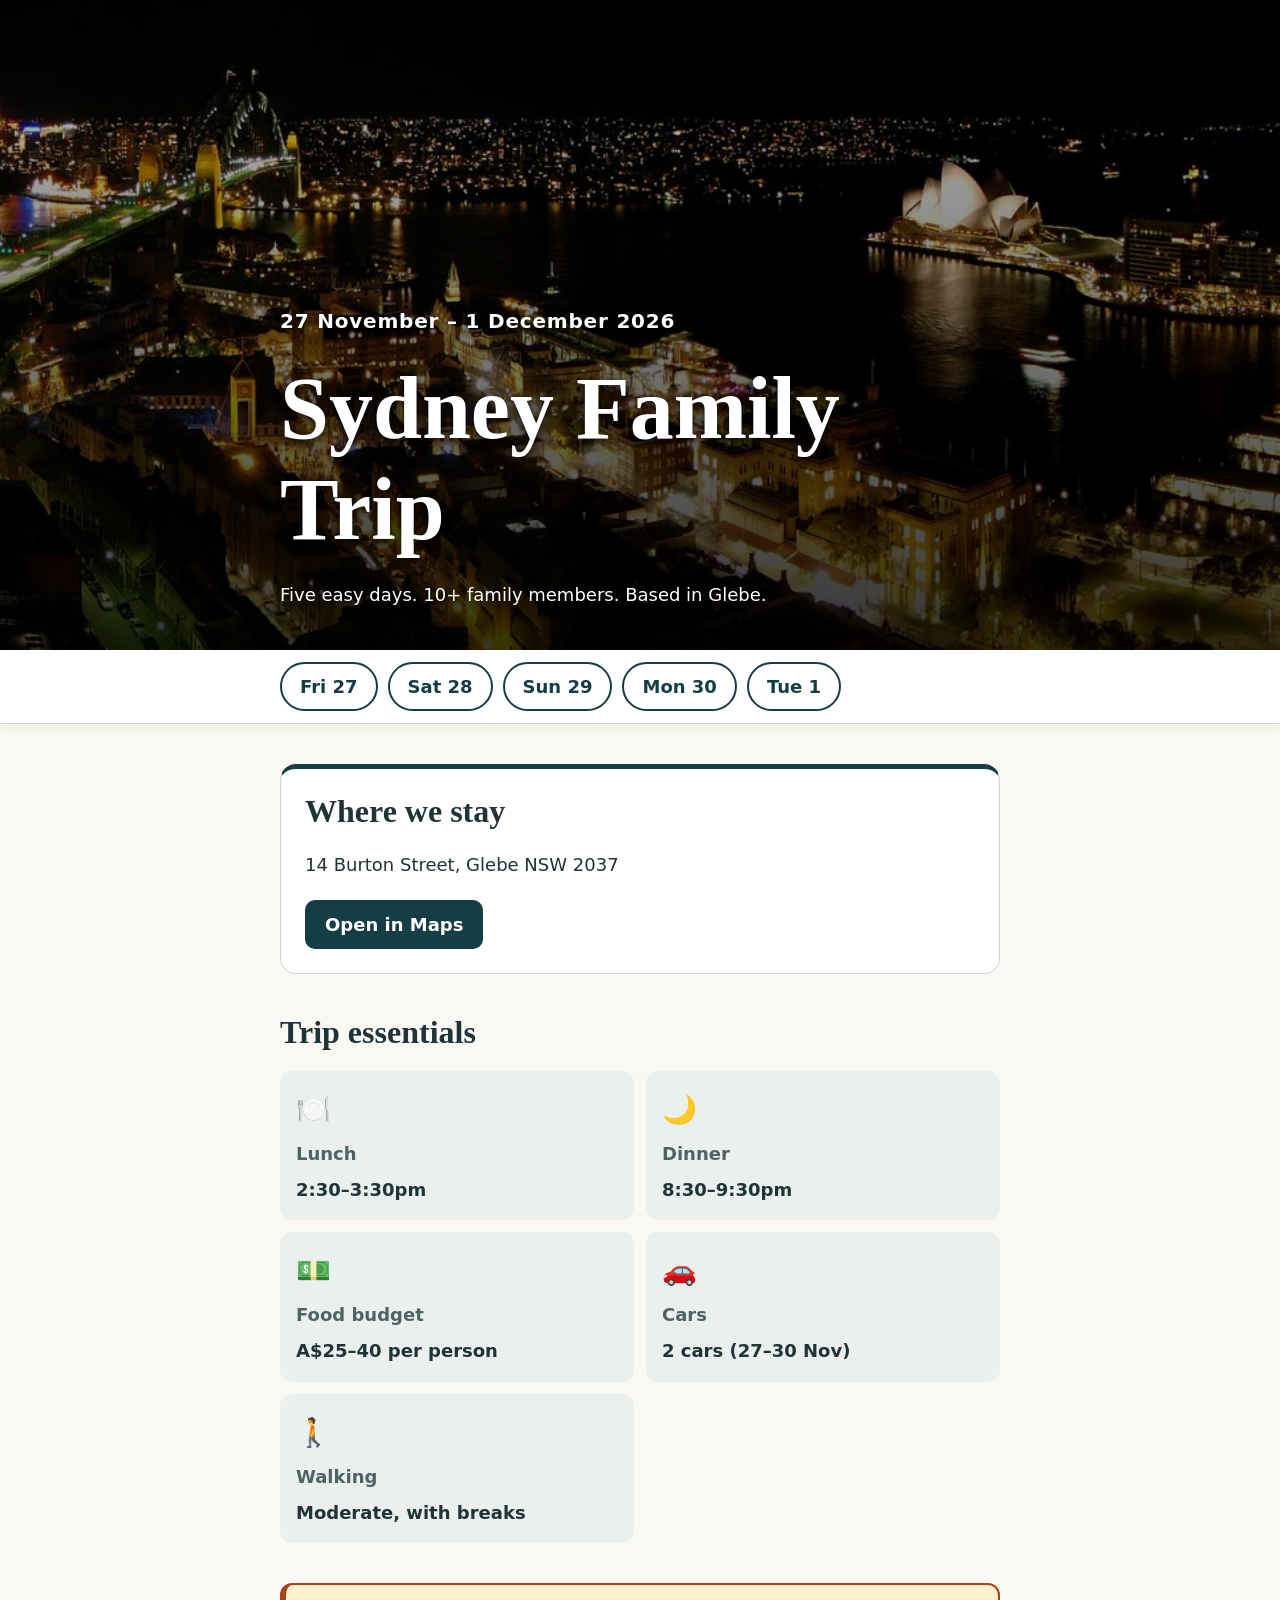
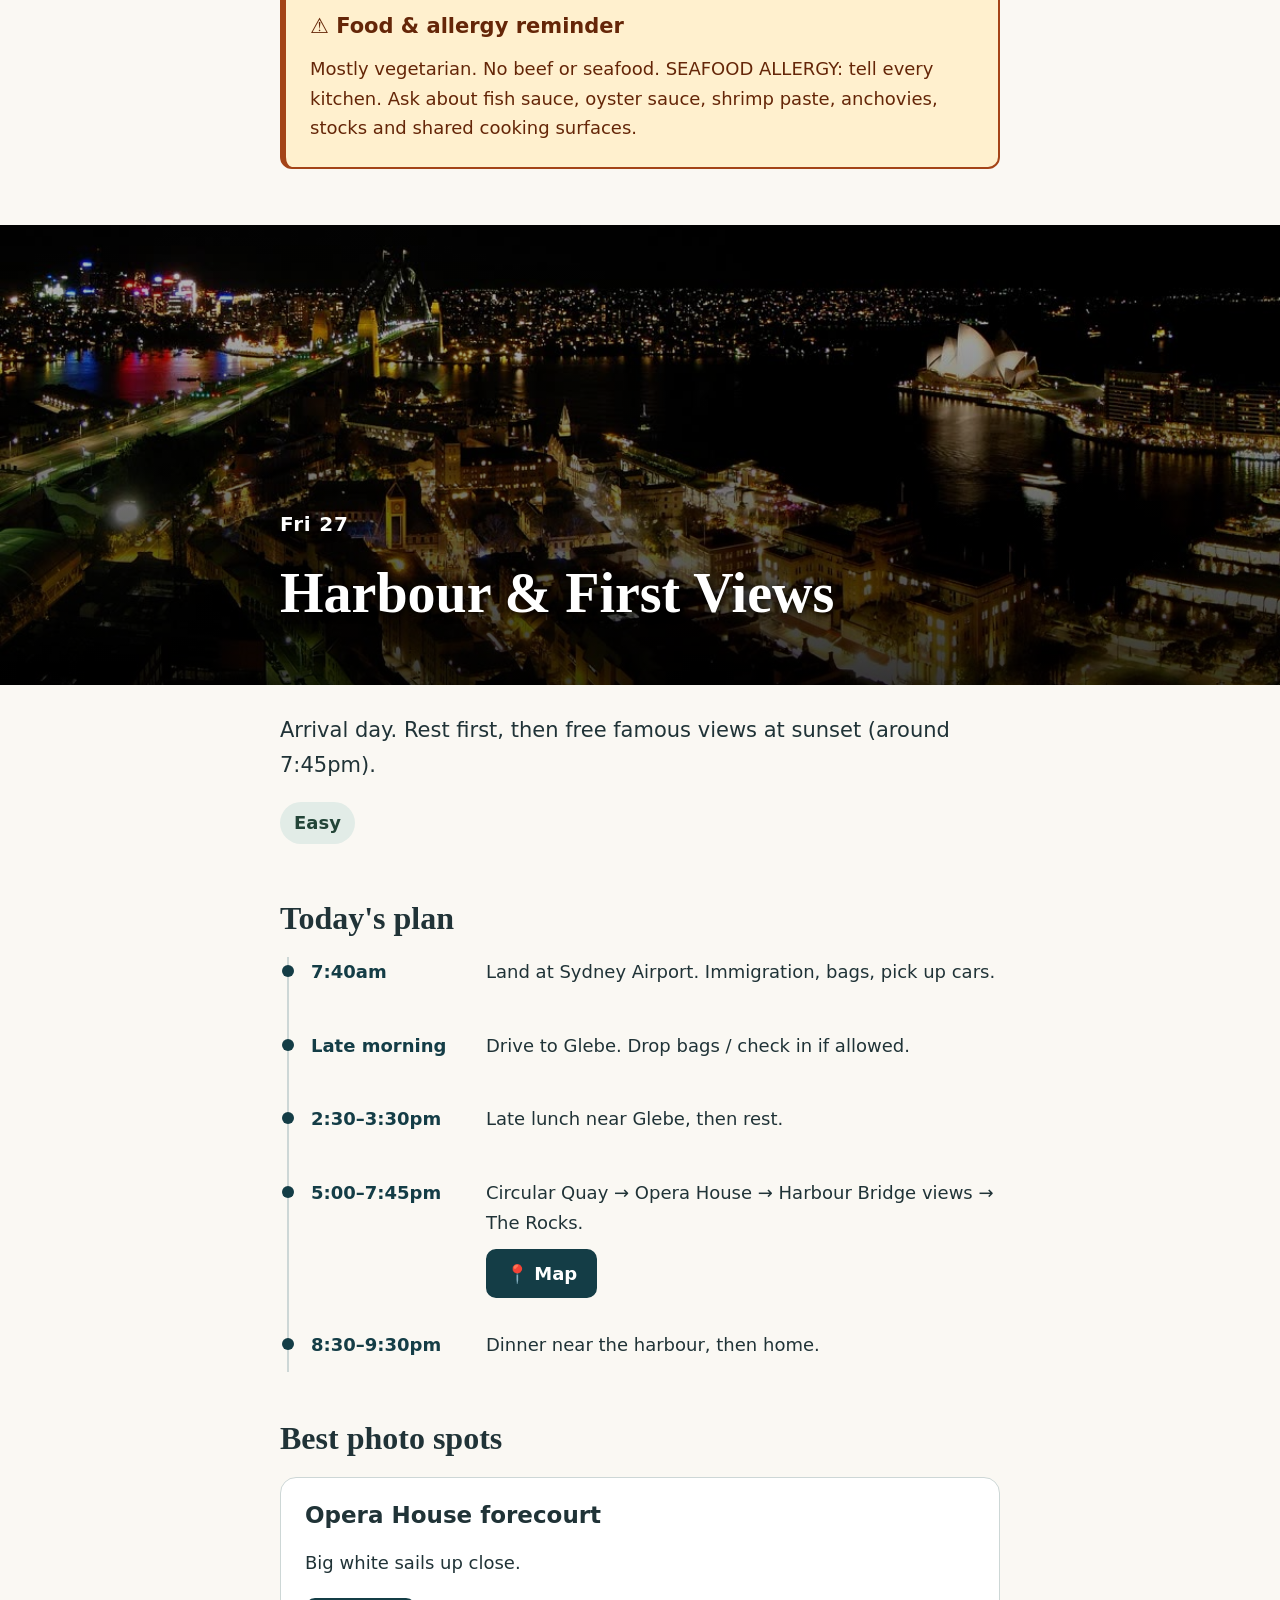
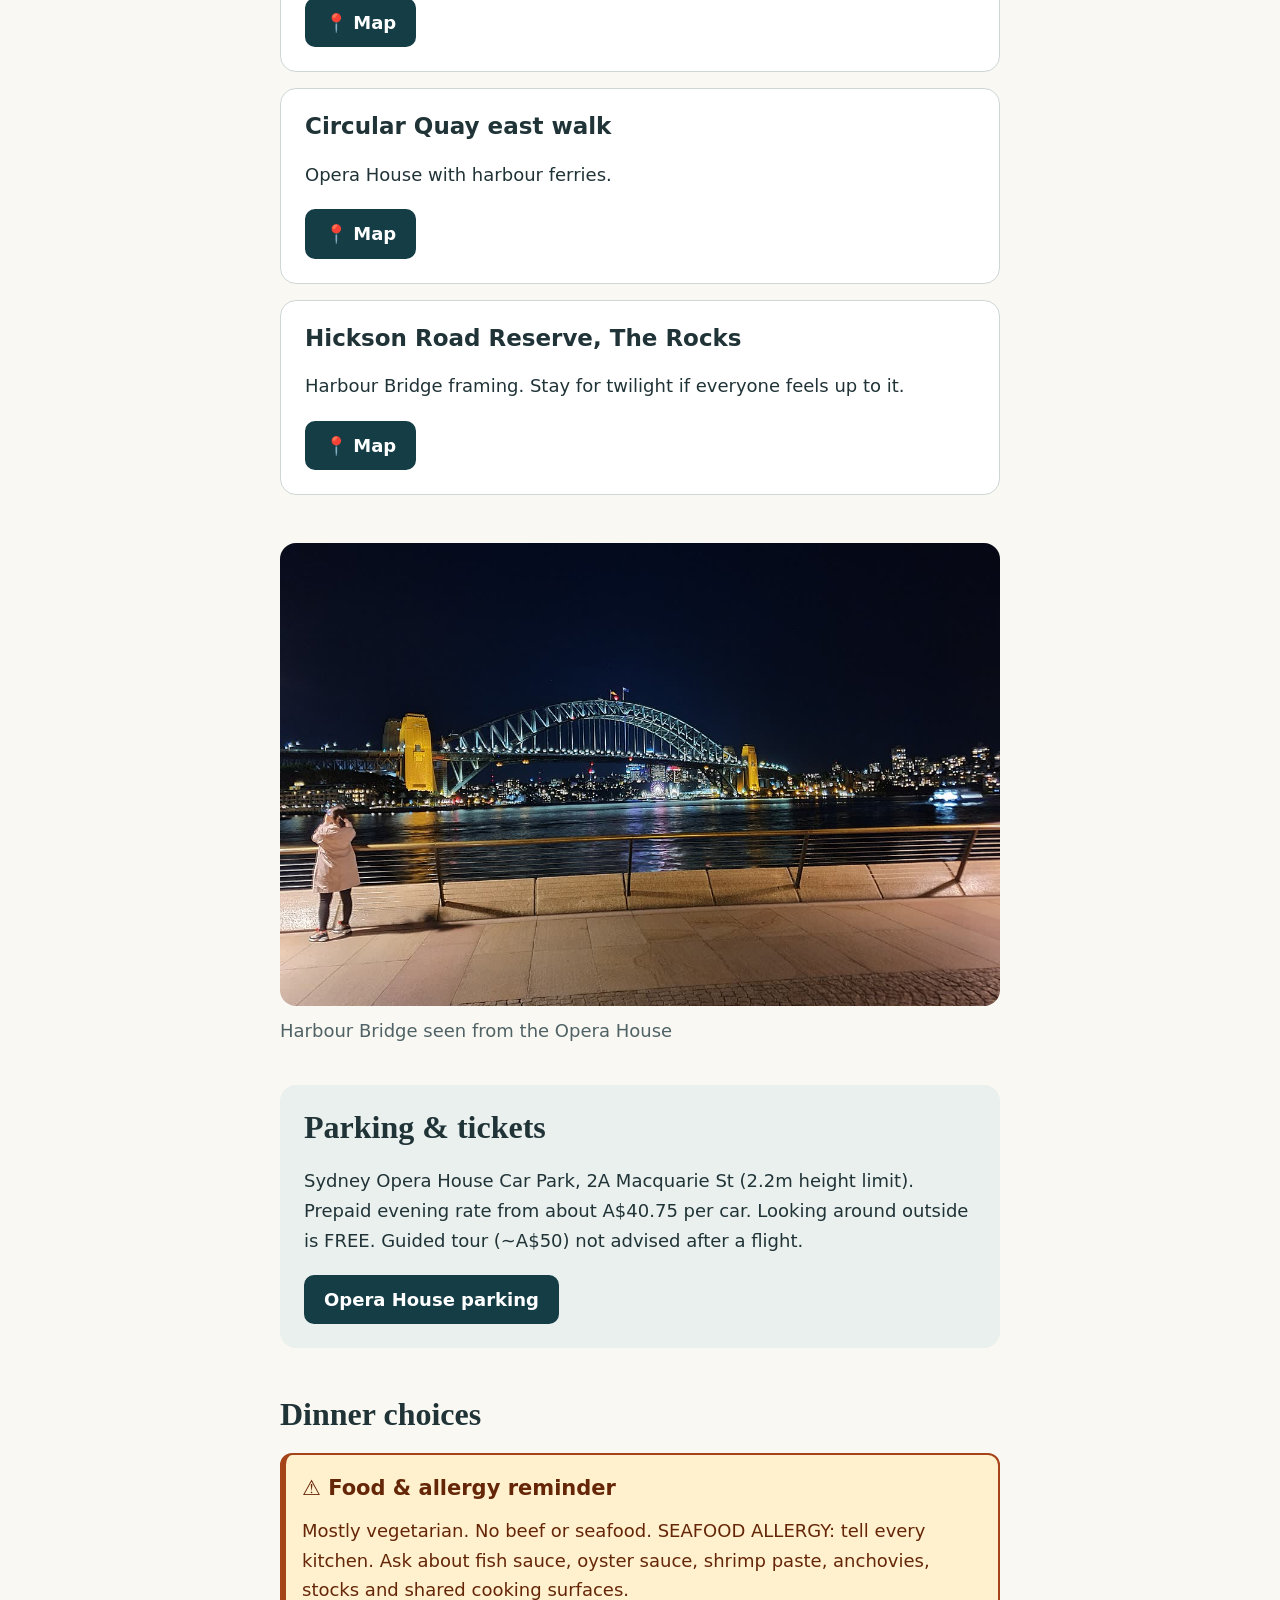
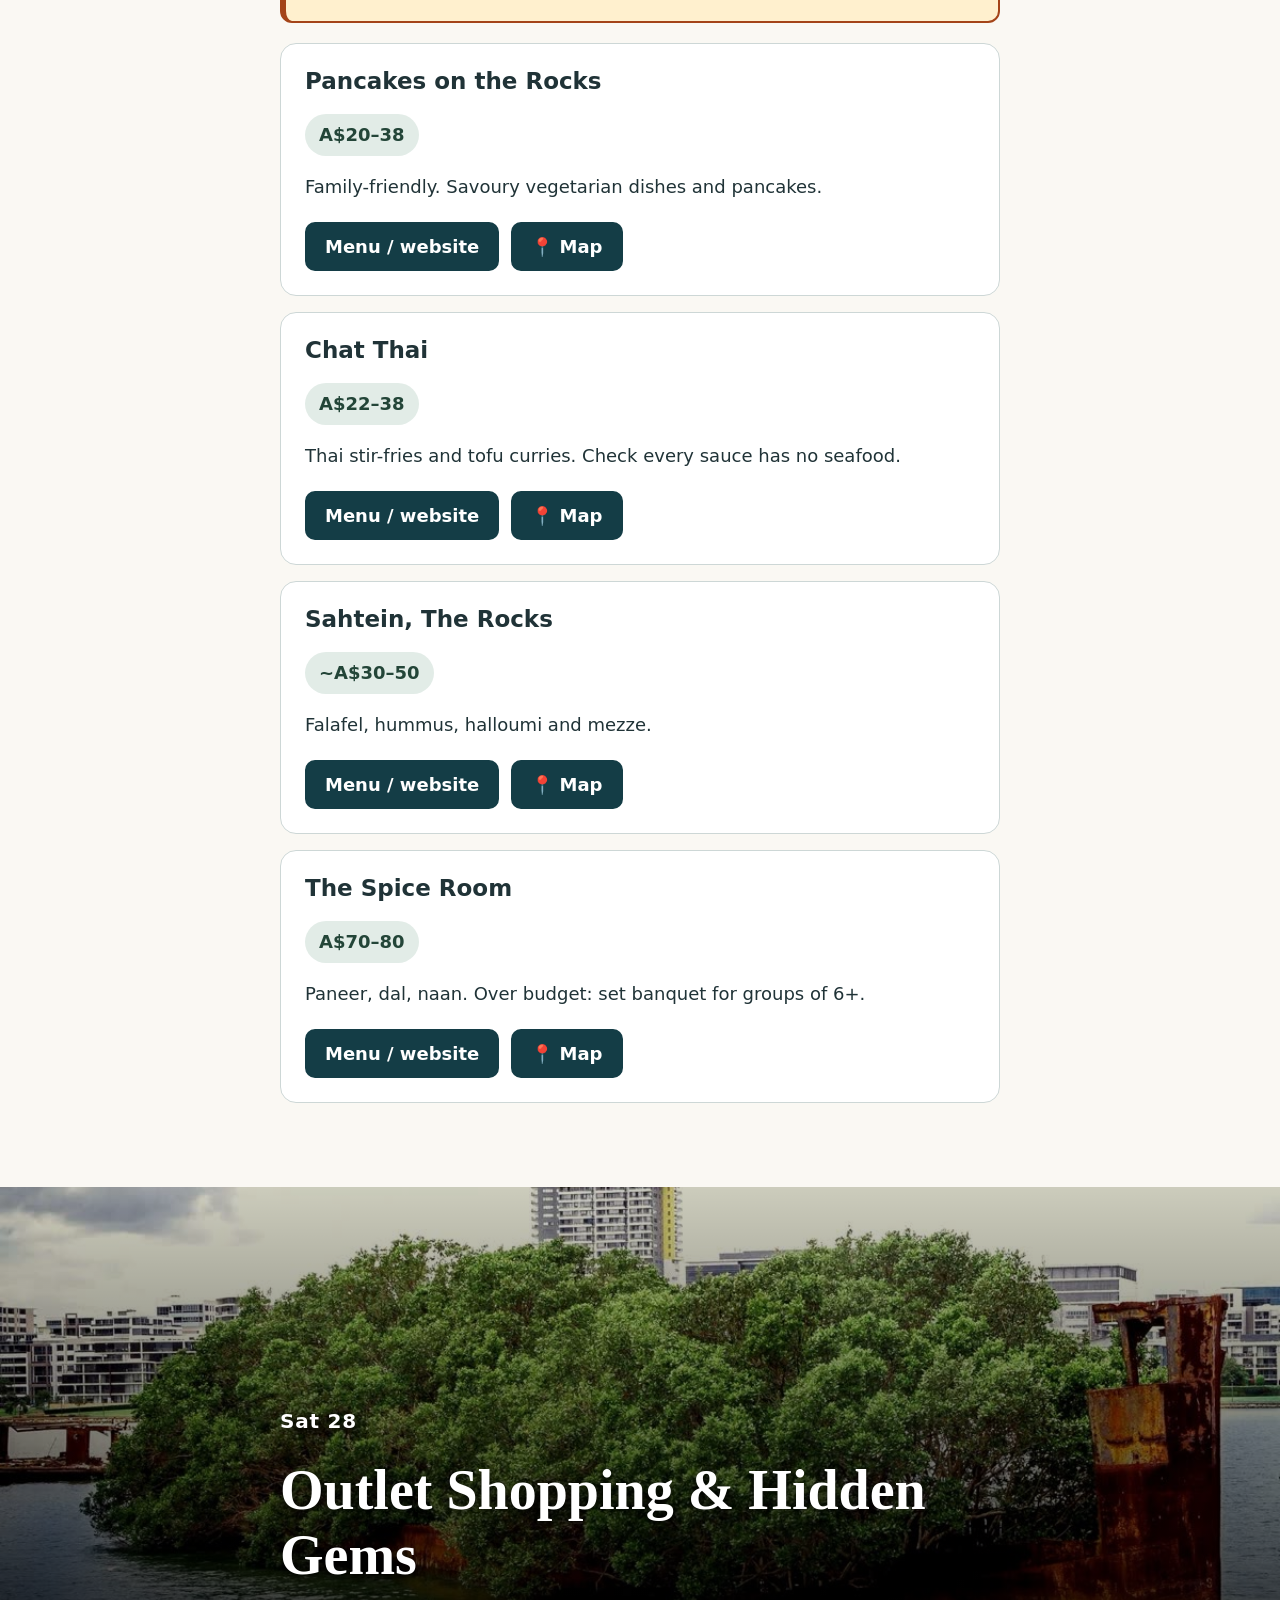
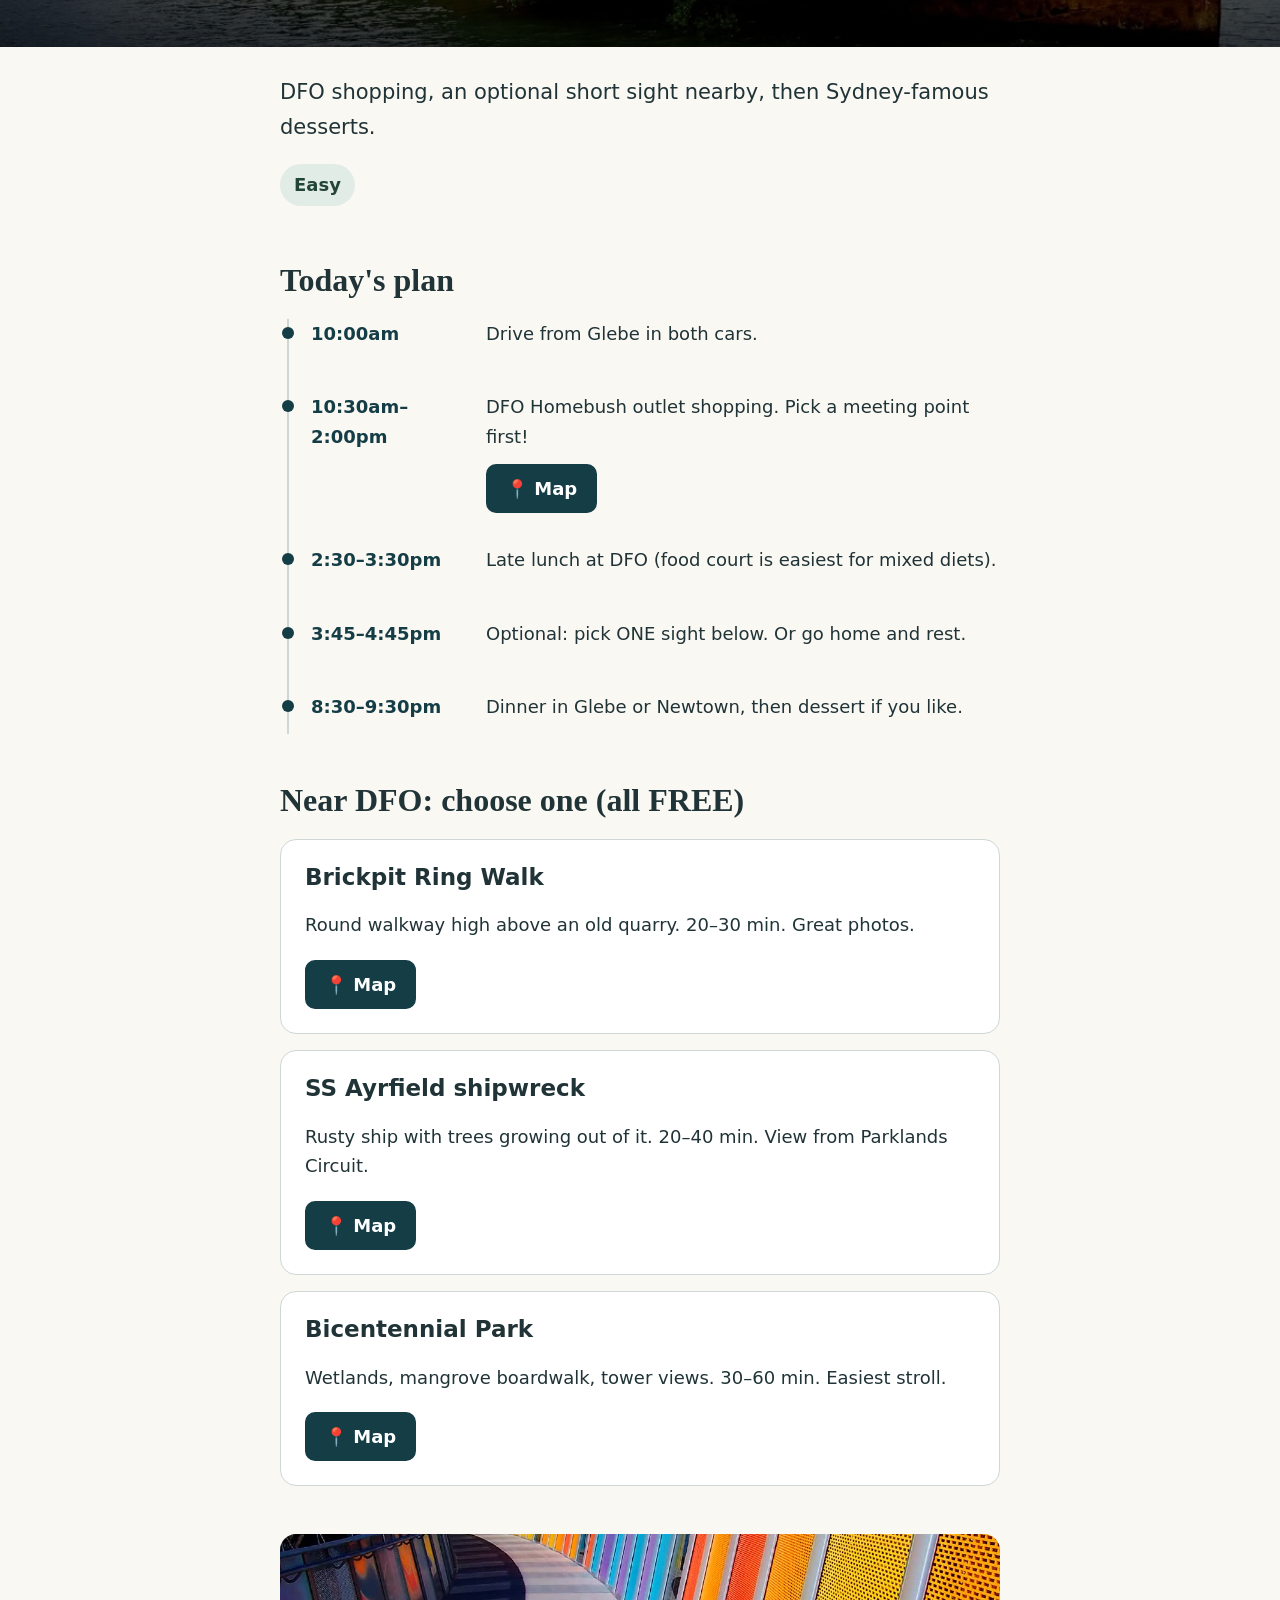
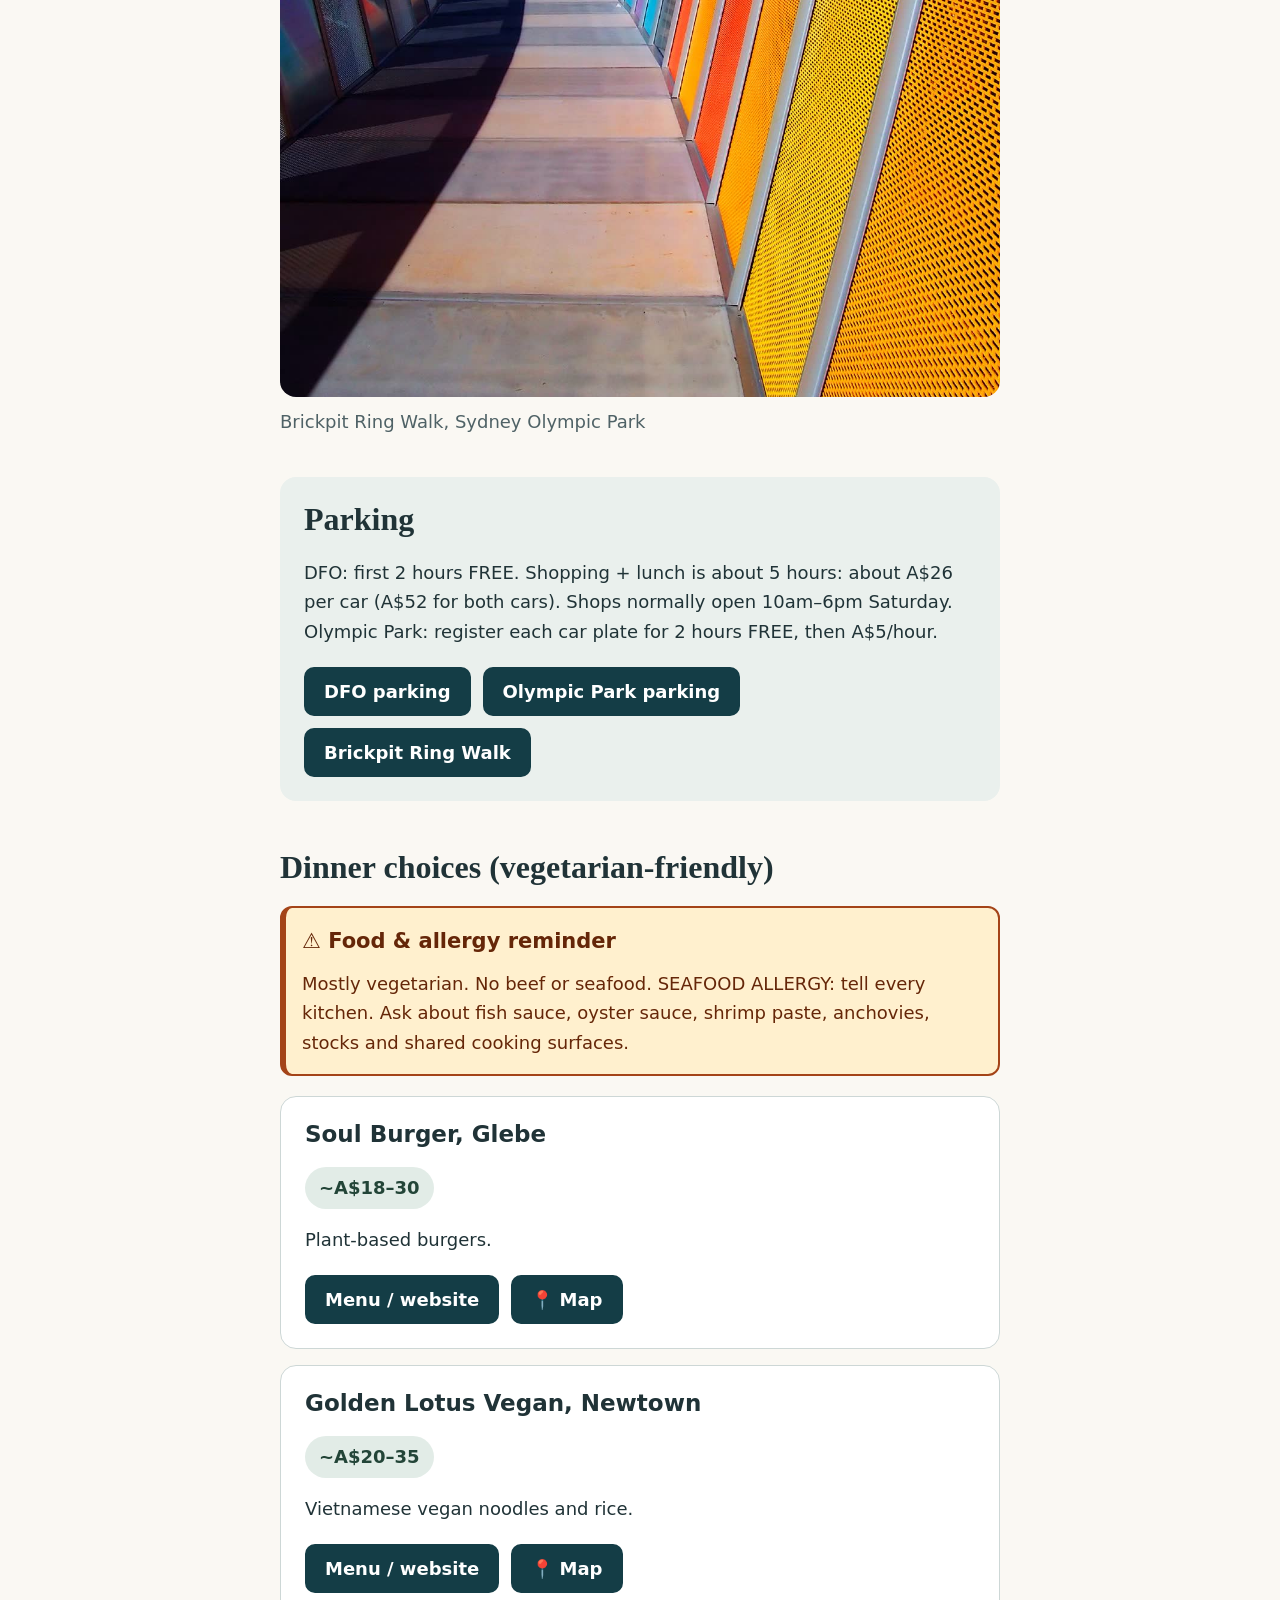
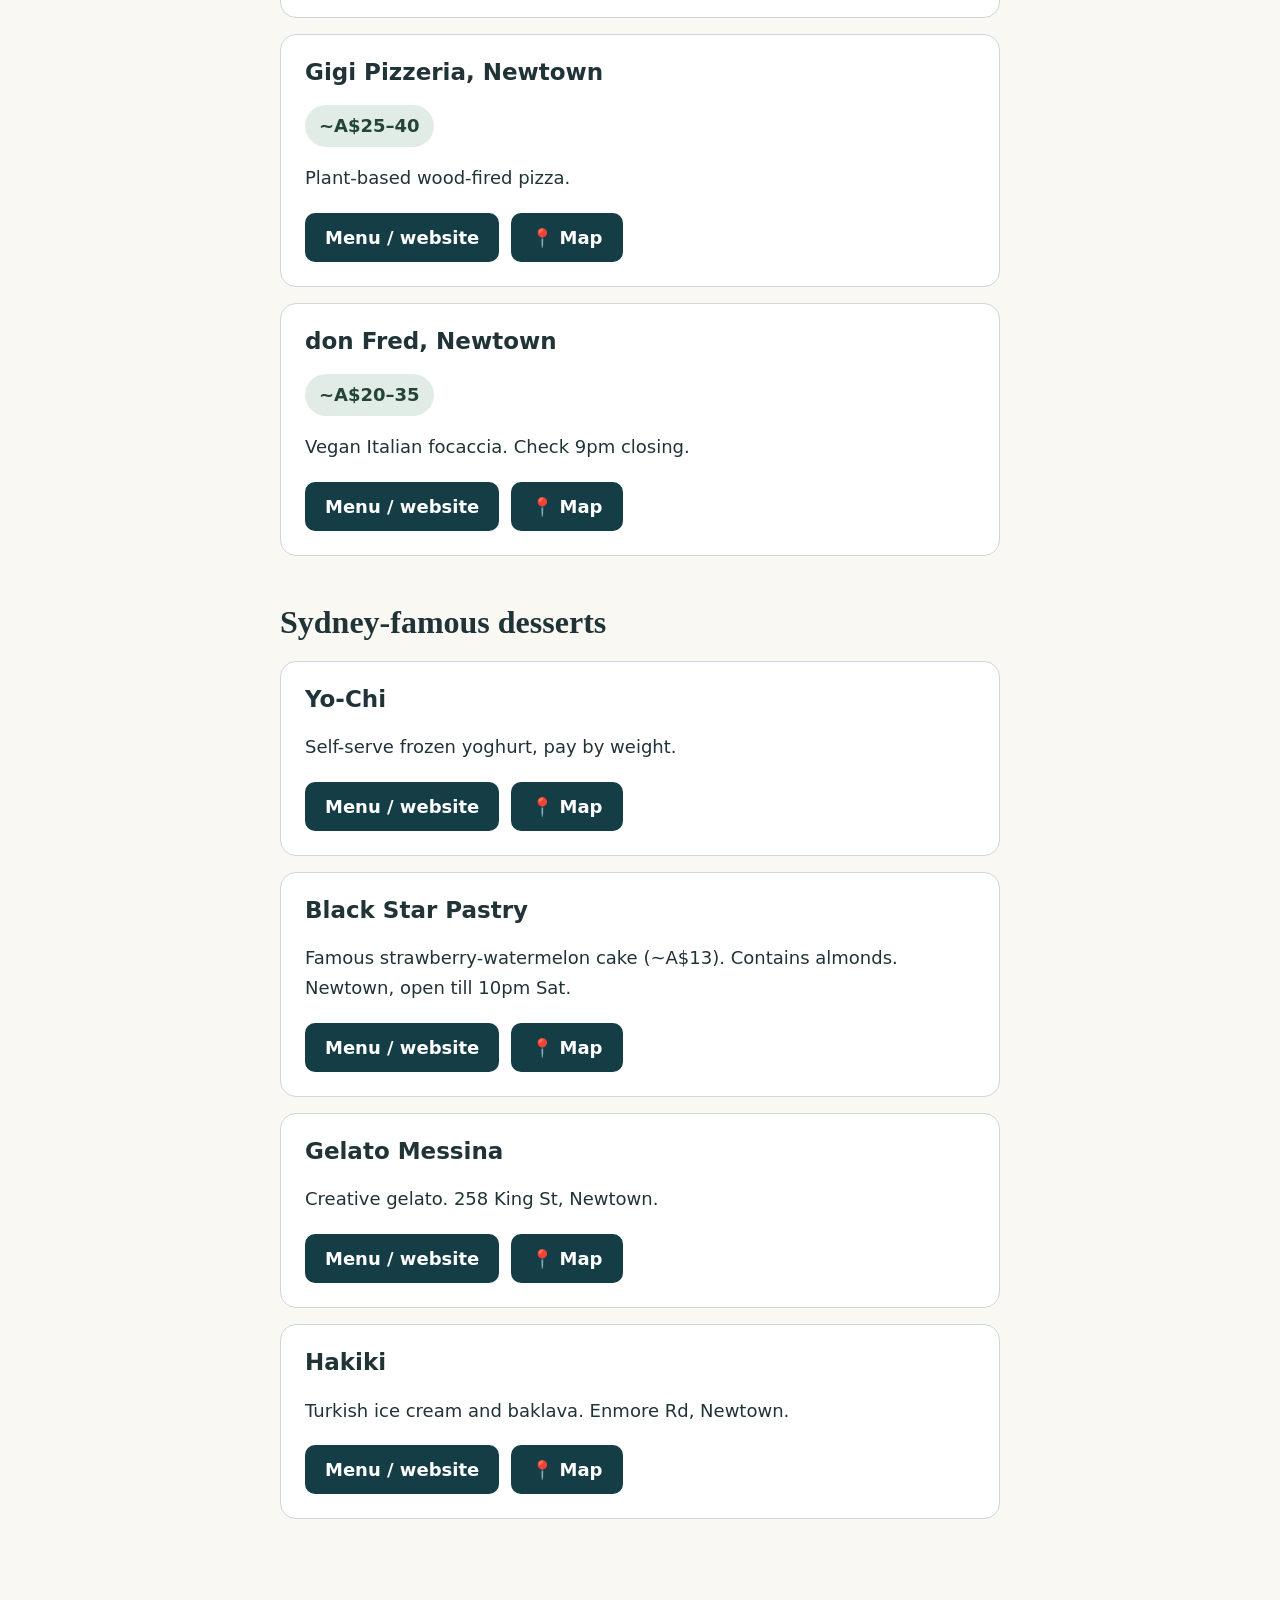
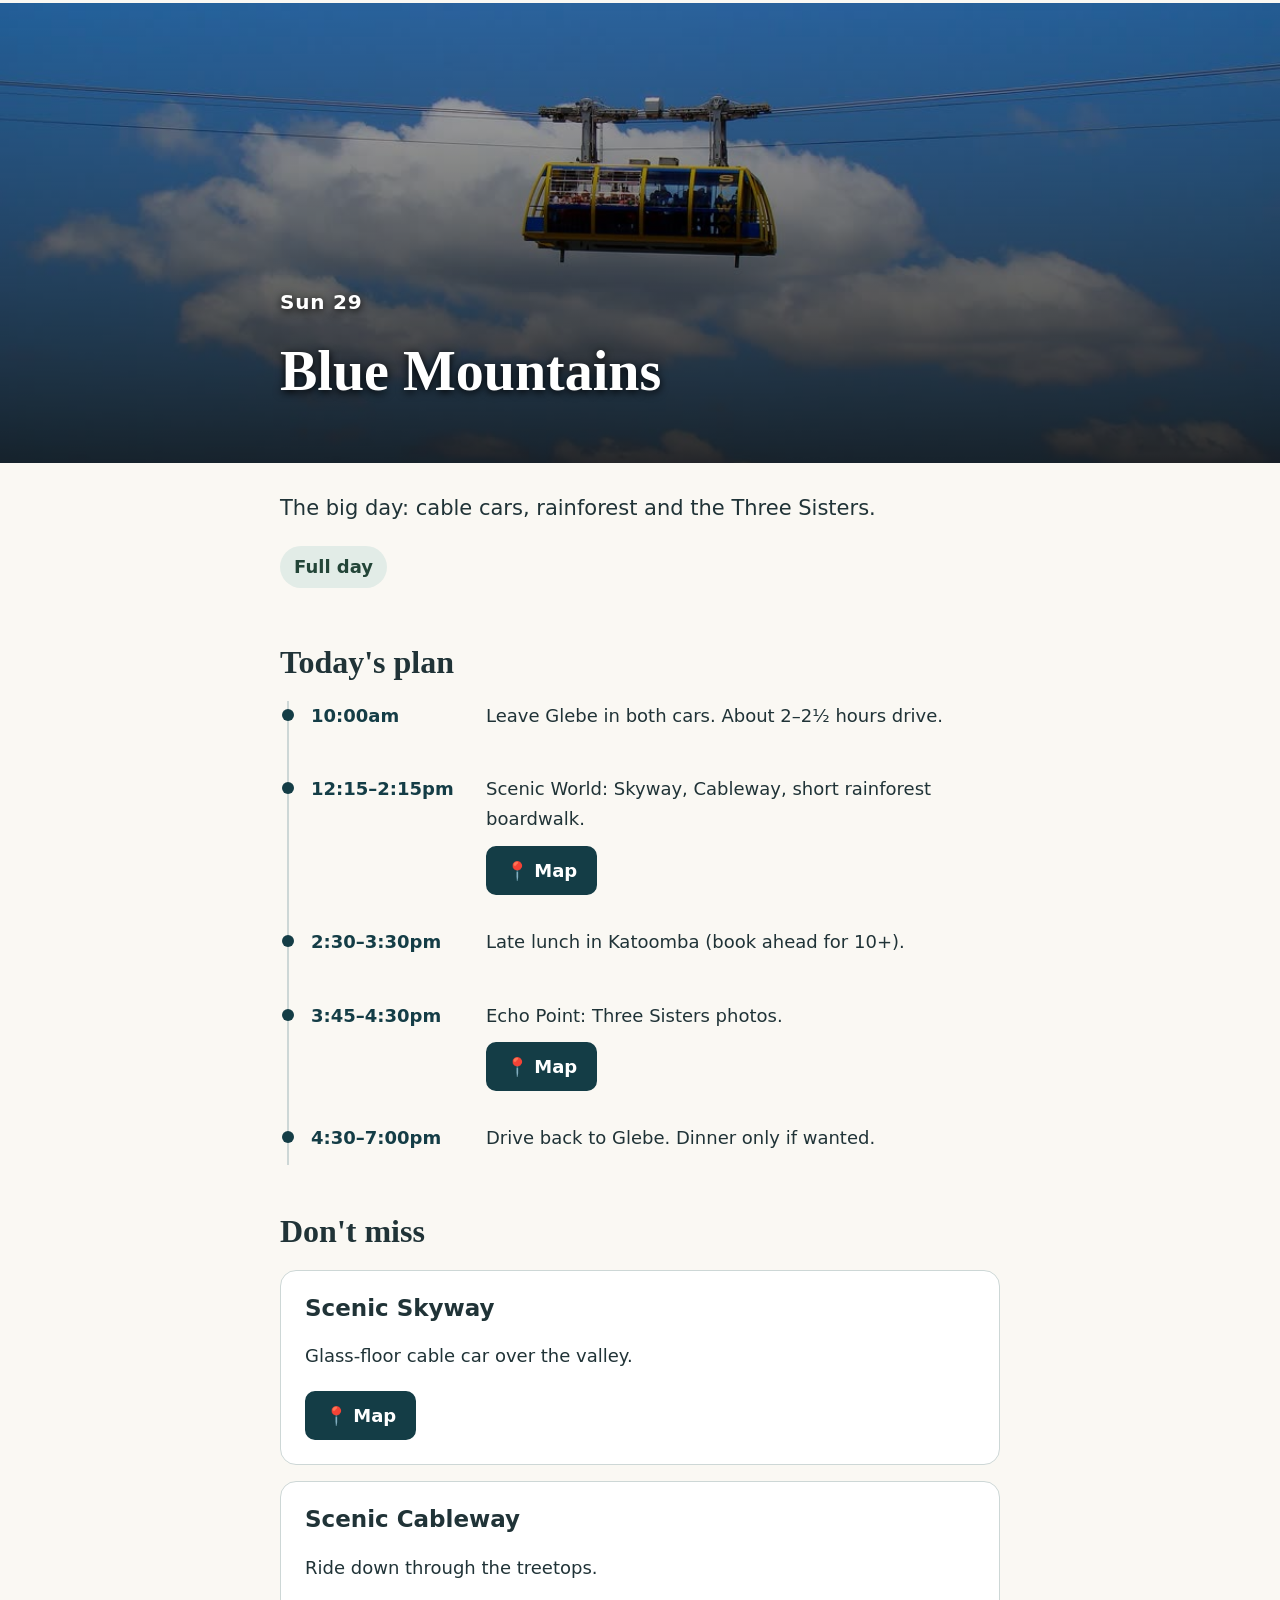
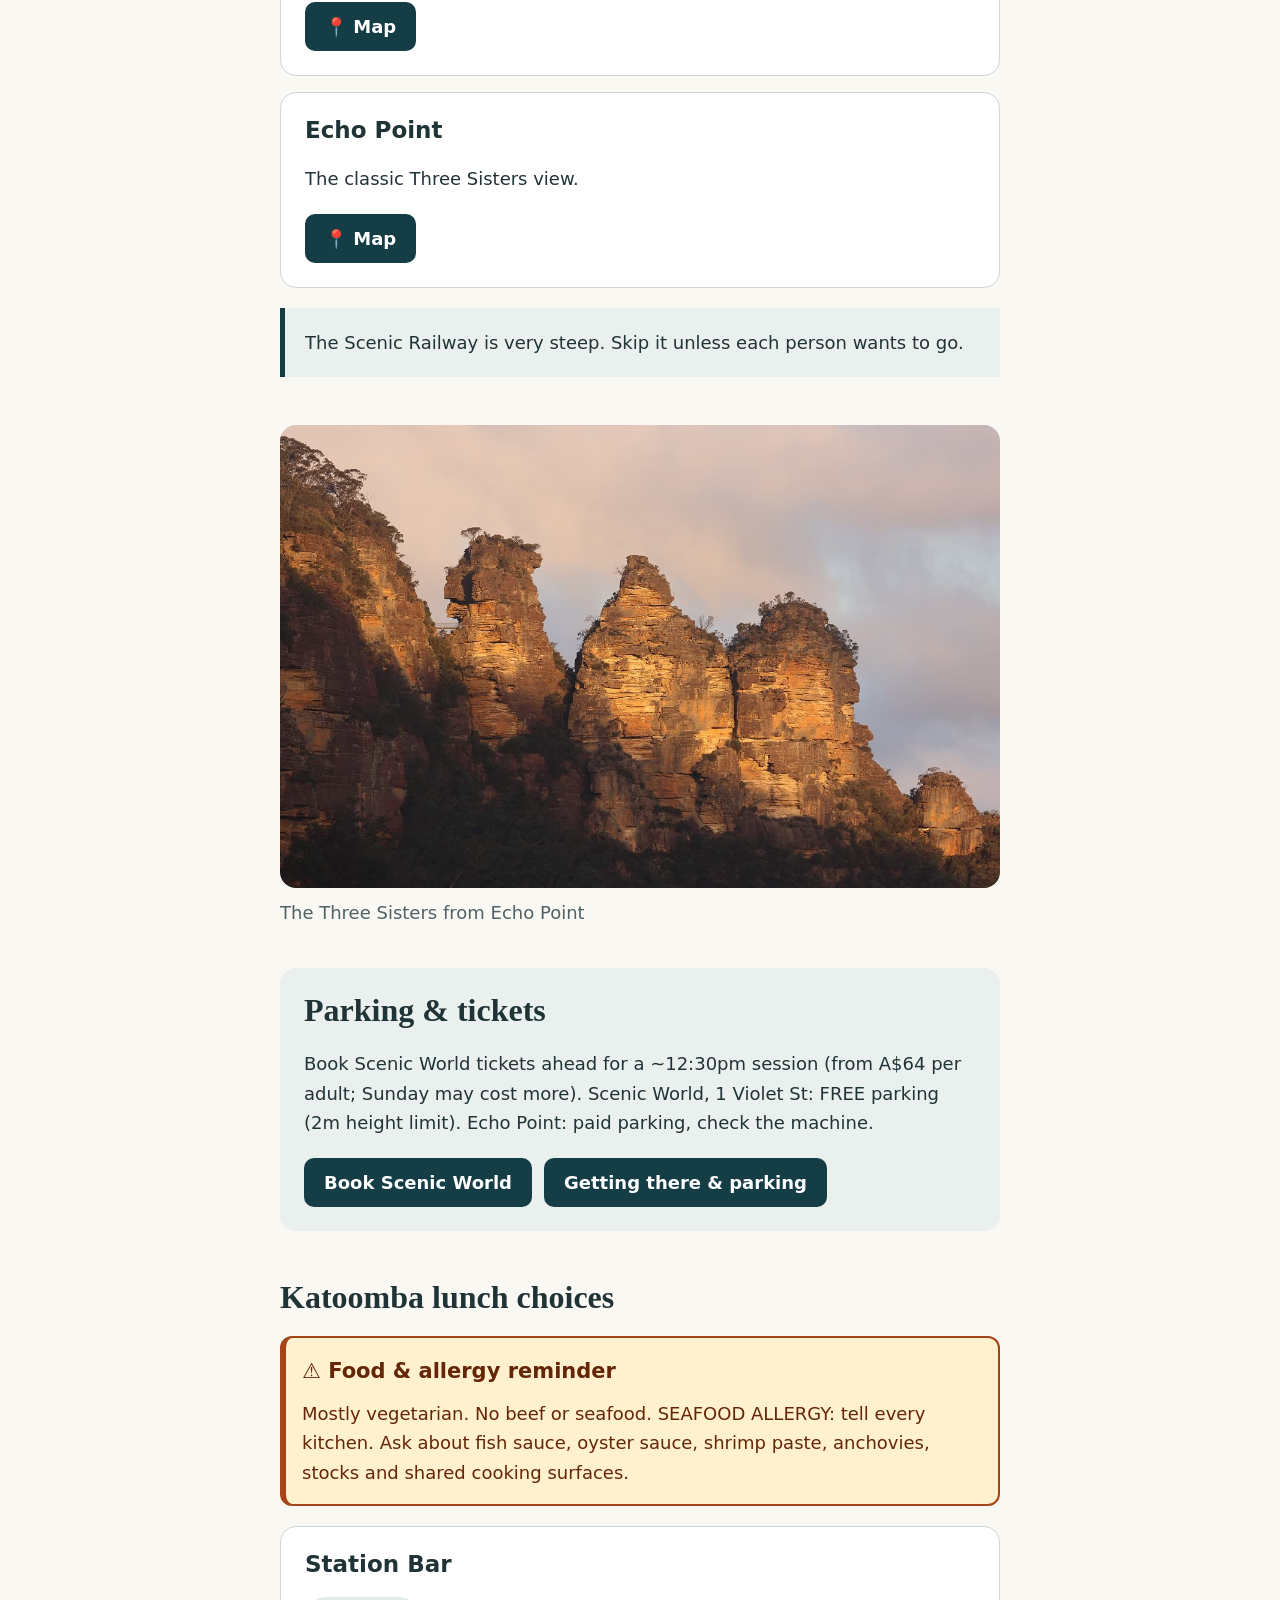
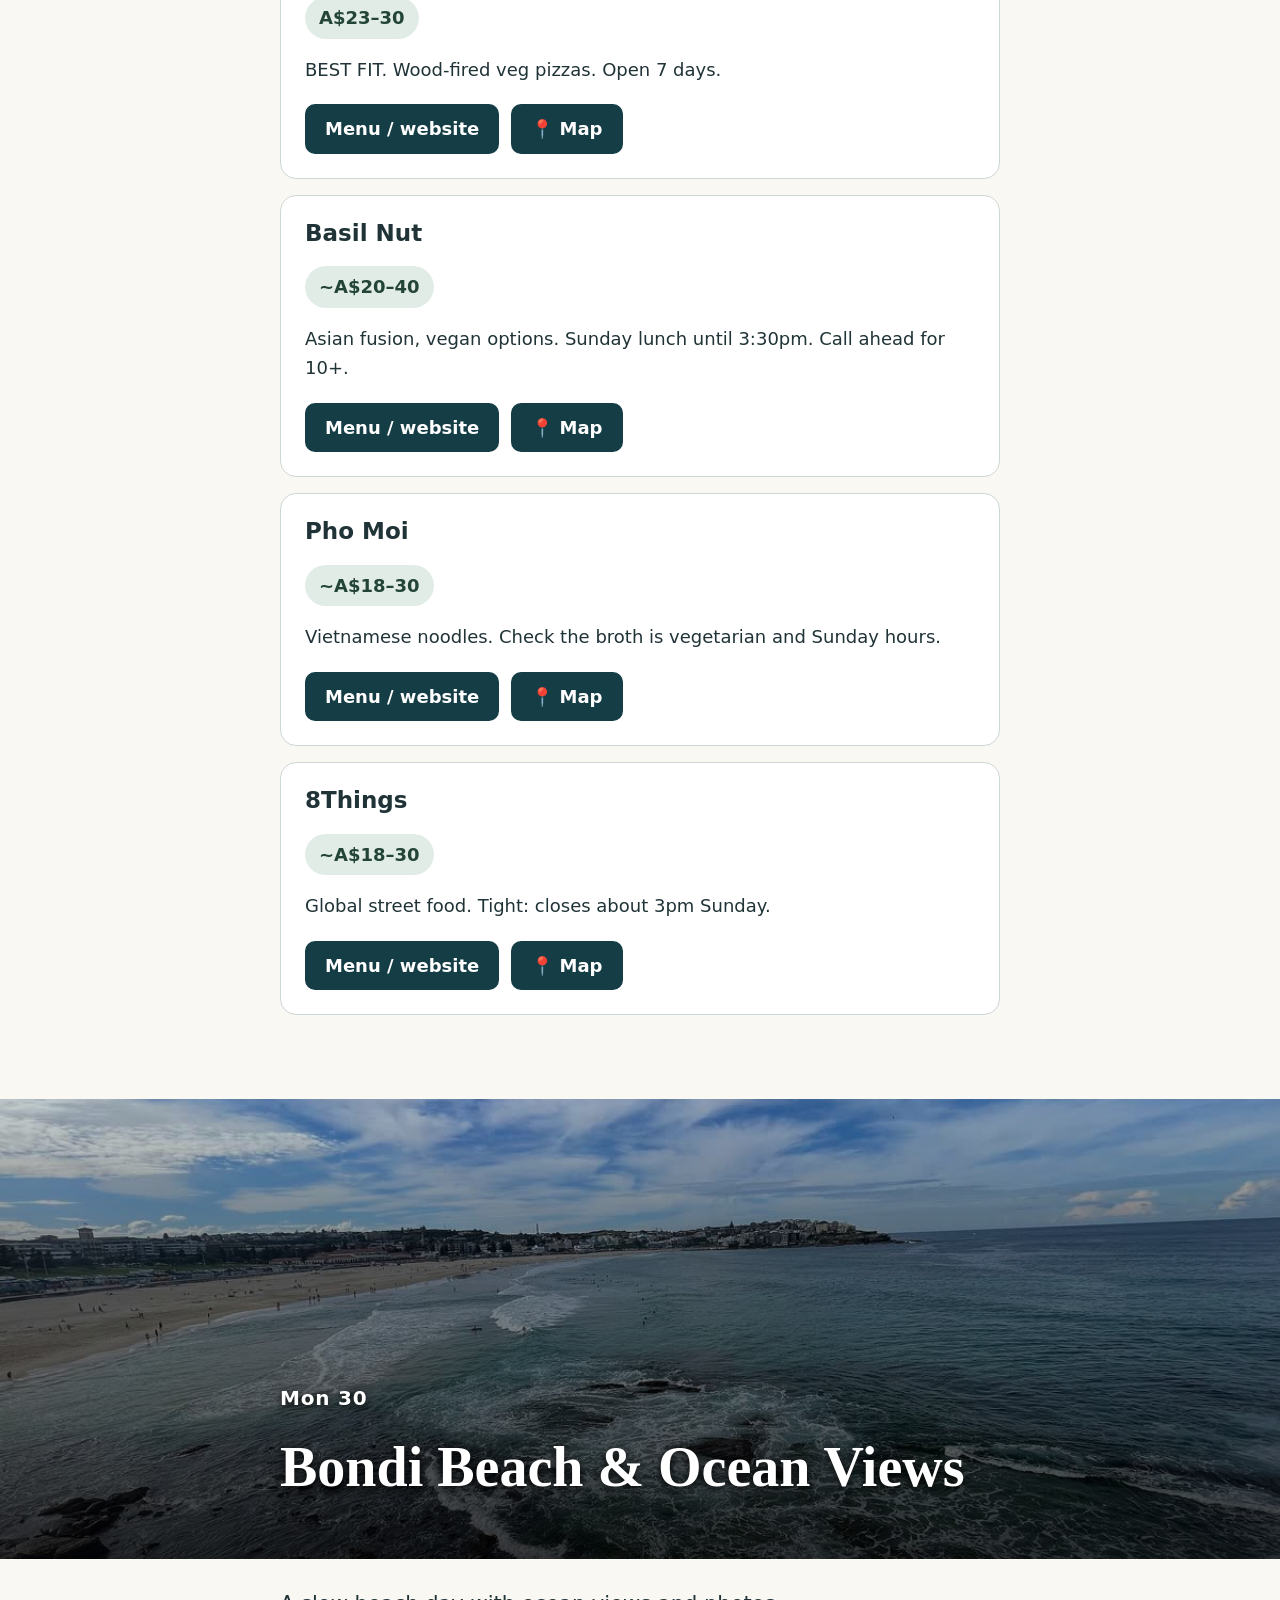
<file: v1/index.html>
<!doctype html>
<html lang="en">
<head>
  <meta charset="utf-8">
  <meta name="viewport" content="width=device-width, initial-scale=1">
  <meta name="robots" content="noindex, nofollow">
  <meta name="theme-color" content="#143d46">
  <title>Sydney Family Trip</title>
  <link rel="stylesheet" href="style.css">
  <script src="app.js" defer></script>
</head>
<body>
  <a class="skip-link button" href="#main">Skip to trip details</a>
  <header class="hero photo-banner"><img src="img/opera.jpg" width="1200" height="490" alt="Sydney Opera House and Harbour Bridge" fetchpriority="high" decoding="async"><div class="overlay wrap"><p class="eyebrow">27 November – 1 December 2026</p><h1>Sydney Family Trip</h1><p>Five easy days. 10+ family members. Based in Glebe.</p></div></header>
  <nav class="day-nav" aria-label="Trip days"><div class="nav-inner"><a class="day-pill" href="#fri">Fri 27<span class="today-badge" hidden>TODAY</span></a><a class="day-pill" href="#sat">Sat 28<span class="today-badge" hidden>TODAY</span></a><a class="day-pill" href="#sun">Sun 29<span class="today-badge" hidden>TODAY</span></a><a class="day-pill" href="#mon">Mon 30<span class="today-badge" hidden>TODAY</span></a><a class="day-pill" href="#tue">Tue 1<span class="today-badge" hidden>TODAY</span></a></div></nav>
  <main id="main" tabindex="-1">
    <div class="wrap intro">
      <section class="home card"><h2>Where we stay</h2><p>14 Burton Street, Glebe NSW 2037</p><a class="button" href="https://www.google.com/maps/search/?api=1&amp;query=14+Burton+Street+Glebe+NSW+2037" target="_blank" rel="noopener">Open in Maps</a></section>
      <section class="essentials-section"><h2>Trip essentials</h2><dl class="essentials"><div><dt><span class="icon" aria-hidden="true">🍽️</span>Lunch</dt><dd>2:30–3:30pm</dd></div><div><dt><span class="icon" aria-hidden="true">🌙</span>Dinner</dt><dd>8:30–9:30pm</dd></div><div><dt><span class="icon" aria-hidden="true">💵</span>Food budget</dt><dd>A$25–40 per person</dd></div><div><dt><span class="icon" aria-hidden="true">🚗</span>Cars</dt><dd>2 cars (27–30 Nov)</dd></div><div><dt><span class="icon" aria-hidden="true">🚶</span>Walking</dt><dd>Moderate, with breaks</dd></div></dl></section>
      <aside class="warning" aria-label="Food and allergy notice"><strong><span aria-hidden="true">⚠️</span> Food &amp; allergy reminder</strong><p>Mostly vegetarian. No beef or seafood. SEAFOOD ALLERGY: tell every kitchen. Ask about fish sauce, oyster sauce, shrimp paste, anchovies, stocks and shared cooking surfaces.</p></aside>
    </div>
    <section class="day" id="fri" data-date="2026-11-27" aria-labelledby="fri-title">
    <header class="day-header">
      <div class="photo-banner"><img src="img/opera.jpg" width="1200" height="490" alt="Sydney Opera House and Harbour Bridge" loading="lazy" decoding="async"><div class="overlay wrap"><p class="eyebrow">Fri 27 <span class="today-badge" hidden>TODAY</span></p><h2 id="fri-title">Harbour &amp; First Views</h2></div></div>
      <div class="wrap day-summary"><p>Arrival day. Rest first, then free famous views at sunset (around 7:45pm).</p><span class="chip">Easy</span></div>
    </header>
    <div class="wrap day-body">
      <section class="block"><h3>Today's plan</h3><ol class="timeline"><li><strong class="time">7:40am</strong><div><p>Land at Sydney Airport. Immigration, bags, pick up cars.</p></div></li><li><strong class="time">Late morning</strong><div><p>Drive to Glebe. Drop bags / check in if allowed.</p></div></li><li><strong class="time">2:30–3:30pm</strong><div><p>Late lunch near Glebe, then rest.</p></div></li><li><strong class="time">5:00–7:45pm</strong><div><p>Circular Quay → Opera House → Harbour Bridge views → The Rocks.</p><a class="button" href="https://www.google.com/maps/search/?api=1&amp;query=Circular%20Quay%20Sydney" target="_blank" rel="noopener">📍 Map</a></div></li><li><strong class="time">8:30–9:30pm</strong><div><p>Dinner near the harbour, then home.</p></div></li></ol></section>
      <section class="block"><h3>Best photo spots</h3><div class="cards"><article class="card"><h4>Opera House forecourt</h4><p>Big white sails up close.</p><div class="actions"><a class="button" href="https://www.google.com/maps/search/?api=1&amp;query=Sydney%20Opera%20House" target="_blank" rel="noopener">📍 Map</a></div></article><article class="card"><h4>Circular Quay east walk</h4><p>Opera House with harbour ferries.</p><div class="actions"><a class="button" href="https://www.google.com/maps/search/?api=1&amp;query=Circular%20Quay%20East%20Sydney" target="_blank" rel="noopener">📍 Map</a></div></article><article class="card"><h4>Hickson Road Reserve, The Rocks</h4><p>Harbour Bridge framing. Stay for twilight if everyone feels up to it.</p><div class="actions"><a class="button" href="https://www.google.com/maps/search/?api=1&amp;query=Hickson%20Road%20Reserve%20The%20Rocks" target="_blank" rel="noopener">📍 Map</a></div></article></div></section>
      <figure><img src="img/bridge.jpg" width="1200" height="900" alt="Harbour Bridge seen from the Opera House" loading="lazy" decoding="async"><figcaption>Harbour Bridge seen from the Opera House</figcaption></figure>
      
      <section class="block practical"><h3>Parking &amp; tickets</h3><p>Sydney Opera House Car Park, 2A Macquarie St (2.2m height limit). Prepaid evening rate from about A$40.75 per car. Looking around outside is FREE. Guided tour (~A$50) not advised after a flight.</p><div class="actions"><a class="button" href="https://www.wilsonparking.com.au/parking-locations/new-south-wales/sydney-cbd/sydney-opera-house-car-park-2A-macquarie-st-sydney/" target="_blank" rel="noopener">Opera House parking</a></div></section>
      <section class="block"><h3>Dinner choices</h3><aside class="warning compact" aria-label="Food and allergy notice"><strong><span aria-hidden="true">⚠️</span> Food &amp; allergy reminder</strong><p>Mostly vegetarian. No beef or seafood. SEAFOOD ALLERGY: tell every kitchen. Ask about fish sauce, oyster sauce, shrimp paste, anchovies, stocks and shared cooking surfaces.</p></aside><div class="cards"><article class="card"><h4>Pancakes on the Rocks</h4><span class="chip price">A$20–38</span><p>Family-friendly. Savoury vegetarian dishes and pancakes.</p><div class="actions"><a class="button" href="https://pancakesontherocks.com.au/" target="_blank" rel="noopener">Menu / website</a><a class="button" href="https://www.google.com/maps/search/?api=1&amp;query=Pancakes%20on%20the%20Rocks%20The%20Rocks%20Sydney" target="_blank" rel="noopener">📍 Map</a></div></article><article class="card"><h4>Chat Thai</h4><span class="chip price">A$22–38</span><p>Thai stir-fries and tofu curries. Check every sauce has no seafood.</p><div class="actions"><a class="button" href="https://www.chatthai.com.au/" target="_blank" rel="noopener">Menu / website</a><a class="button" href="https://www.google.com/maps/search/?api=1&amp;query=Chat%20Thai%20Circular%20Quay" target="_blank" rel="noopener">📍 Map</a></div></article><article class="card"><h4>Sahtein, The Rocks</h4><span class="chip price">~A$30–50</span><p>Falafel, hummus, halloumi and mezze.</p><div class="actions"><a class="button" href="https://www.google.com/maps/search/?api=1&amp;query=Sahtein+The+Rocks+Sydney" target="_blank" rel="noopener">Menu / website</a><a class="button" href="https://www.google.com/maps/search/?api=1&amp;query=Sahtein%20The%20Rocks%20Sydney" target="_blank" rel="noopener">📍 Map</a></div></article><article class="card"><h4>The Spice Room</h4><span class="chip price">A$70–80</span><p>Paneer, dal, naan. Over budget: set banquet for groups of 6+.</p><div class="actions"><a class="button" href="https://thespiceroom.com.au/contact-us/" target="_blank" rel="noopener">Menu / website</a><a class="button" href="https://www.google.com/maps/search/?api=1&amp;query=The%20Spice%20Room%20Sydney" target="_blank" rel="noopener">📍 Map</a></div></article></div></section>
      
    </div>
  </section>
<section class="day" id="sat" data-date="2026-11-28" aria-labelledby="sat-title">
    <header class="day-header">
      <div class="photo-banner"><img src="img/ayrfield.jpg" width="1200" height="864" alt="SS Ayrfield, the &quot;floating forest&quot; shipwreck" loading="lazy" decoding="async"><div class="overlay wrap"><p class="eyebrow">Sat 28 <span class="today-badge" hidden>TODAY</span></p><h2 id="sat-title">Outlet Shopping &amp; Hidden Gems</h2></div></div>
      <div class="wrap day-summary"><p>DFO shopping, an optional short sight nearby, then Sydney-famous desserts.</p><span class="chip">Easy</span></div>
    </header>
    <div class="wrap day-body">
      <section class="block"><h3>Today's plan</h3><ol class="timeline"><li><strong class="time">10:00am</strong><div><p>Drive from Glebe in both cars.</p></div></li><li><strong class="time">10:30am–2:00pm</strong><div><p>DFO Homebush outlet shopping. Pick a meeting point first!</p><a class="button" href="https://www.google.com/maps/search/?api=1&amp;query=DFO%20Homebush" target="_blank" rel="noopener">📍 Map</a></div></li><li><strong class="time">2:30–3:30pm</strong><div><p>Late lunch at DFO (food court is easiest for mixed diets).</p></div></li><li><strong class="time">3:45–4:45pm</strong><div><p>Optional: pick ONE sight below. Or go home and rest.</p></div></li><li><strong class="time">8:30–9:30pm</strong><div><p>Dinner in Glebe or Newtown, then dessert if you like.</p></div></li></ol></section>
      <section class="block"><h3>Near DFO: choose one (all FREE)</h3><div class="cards"><article class="card"><h4>Brickpit Ring Walk</h4><p>Round walkway high above an old quarry. 20–30 min. Great photos.</p><div class="actions"><a class="button" href="https://www.google.com/maps/search/?api=1&amp;query=Brickpit%20Ring%20Walk%20Sydney%20Olympic%20Park" target="_blank" rel="noopener">📍 Map</a></div></article><article class="card"><h4>SS Ayrfield shipwreck</h4><p>Rusty ship with trees growing out of it. 20–40 min. View from Parklands Circuit.</p><div class="actions"><a class="button" href="https://www.google.com/maps/search/?api=1&amp;query=SS%20Ayrfield%20Homebush%20Bay" target="_blank" rel="noopener">📍 Map</a></div></article><article class="card"><h4>Bicentennial Park</h4><p>Wetlands, mangrove boardwalk, tower views. 30–60 min. Easiest stroll.</p><div class="actions"><a class="button" href="https://www.google.com/maps/search/?api=1&amp;query=Bicentennial%20Park%20Sydney%20Olympic%20Park" target="_blank" rel="noopener">📍 Map</a></div></article></div></section>
      <figure><img src="img/brickpit.jpg" width="1200" height="1002" alt="Brickpit Ring Walk, Sydney Olympic Park" loading="lazy" decoding="async"><figcaption>Brickpit Ring Walk, Sydney Olympic Park</figcaption></figure>
      
      <section class="block practical"><h3>Parking</h3><p>DFO: first 2 hours FREE. Shopping + lunch is about 5 hours: about A$26 per car (A$52 for both cars). Shops normally open 10am–6pm Saturday. Olympic Park: register each car plate for 2 hours FREE, then A$5/hour.</p><div class="actions"><a class="button" href="https://www.homebush.dfo.com.au/directions/parking-at-homebush" target="_blank" rel="noopener">DFO parking</a><a class="button" href="https://www.sydneyolympicpark.nsw.gov.au/parking" target="_blank" rel="noopener">Olympic Park parking</a><a class="button" href="https://www.sydneyolympicpark.nsw.gov.au/parks-and-playgrounds/brickpit-ring-walk" target="_blank" rel="noopener">Brickpit Ring Walk</a></div></section>
      <section class="block"><h3>Dinner choices (vegetarian-friendly)</h3><aside class="warning compact" aria-label="Food and allergy notice"><strong><span aria-hidden="true">⚠️</span> Food &amp; allergy reminder</strong><p>Mostly vegetarian. No beef or seafood. SEAFOOD ALLERGY: tell every kitchen. Ask about fish sauce, oyster sauce, shrimp paste, anchovies, stocks and shared cooking surfaces.</p></aside><div class="cards"><article class="card"><h4>Soul Burger, Glebe</h4><span class="chip price">~A$18–30</span><p>Plant-based burgers.</p><div class="actions"><a class="button" href="https://www.soulburger.com.au/glebe" target="_blank" rel="noopener">Menu / website</a><a class="button" href="https://www.google.com/maps/search/?api=1&amp;query=Soul%20Burger%20Glebe" target="_blank" rel="noopener">📍 Map</a></div></article><article class="card"><h4>Golden Lotus Vegan, Newtown</h4><span class="chip price">~A$20–35</span><p>Vietnamese vegan noodles and rice.</p><div class="actions"><a class="button" href="https://www.goldenlotus-vegan.com/" target="_blank" rel="noopener">Menu / website</a><a class="button" href="https://www.google.com/maps/search/?api=1&amp;query=Golden%20Lotus%20Vegan%20Newtown" target="_blank" rel="noopener">📍 Map</a></div></article><article class="card"><h4>Gigi Pizzeria, Newtown</h4><span class="chip price">~A$25–40</span><p>Plant-based wood-fired pizza.</p><div class="actions"><a class="button" href="https://www.broadsheet.com.au/sydney/restaurants/gigi-pizzeria" target="_blank" rel="noopener">Menu / website</a><a class="button" href="https://www.google.com/maps/search/?api=1&amp;query=Gigi%20Pizzeria%20Newtown" target="_blank" rel="noopener">📍 Map</a></div></article><article class="card"><h4>don Fred, Newtown</h4><span class="chip price">~A$20–35</span><p>Vegan Italian focaccia. Check 9pm closing.</p><div class="actions"><a class="button" href="https://www.donfred.com.au/" target="_blank" rel="noopener">Menu / website</a><a class="button" href="https://www.google.com/maps/search/?api=1&amp;query=don%20Fred%20Newtown" target="_blank" rel="noopener">📍 Map</a></div></article></div></section>
      <section class="block"><h3>Sydney-famous desserts</h3><div class="cards"><article class="card"><h4>Yo-Chi</h4><p>Self-serve frozen yoghurt, pay by weight.</p><div class="actions"><a class="button" href="https://yochi.com.au/yochi-venues/" target="_blank" rel="noopener">Menu / website</a><a class="button" href="https://www.google.com/maps/search/?api=1&amp;query=Yo-Chi%20Newtown" target="_blank" rel="noopener">📍 Map</a></div></article><article class="card"><h4>Black Star Pastry</h4><p>Famous strawberry-watermelon cake (~A$13). Contains almonds. Newtown, open till 10pm Sat.</p><div class="actions"><a class="button" href="https://blackstarpastry.com/pages/locations" target="_blank" rel="noopener">Menu / website</a><a class="button" href="https://www.google.com/maps/search/?api=1&amp;query=Black%20Star%20Pastry%20Newtown" target="_blank" rel="noopener">📍 Map</a></div></article><article class="card"><h4>Gelato Messina</h4><p>Creative gelato. 258 King St, Newtown.</p><div class="actions"><a class="button" href="https://gelatomessina.com/pages/stores" target="_blank" rel="noopener">Menu / website</a><a class="button" href="https://www.google.com/maps/search/?api=1&amp;query=Gelato%20Messina%20Newtown" target="_blank" rel="noopener">📍 Map</a></div></article><article class="card"><h4>Hakiki</h4><p>Turkish ice cream and baklava. Enmore Rd, Newtown.</p><div class="actions"><a class="button" href="https://www.google.com/maps/search/?api=1&amp;query=Hakiki+Newtown" target="_blank" rel="noopener">Menu / website</a><a class="button" href="https://www.google.com/maps/search/?api=1&amp;query=Hakiki%20Newtown" target="_blank" rel="noopener">📍 Map</a></div></article></div></section>
    </div>
  </section>
<section class="day" id="sun" data-date="2026-11-29" aria-labelledby="sun-title">
    <header class="day-header">
      <div class="photo-banner"><img src="img/skyway.jpg" width="1200" height="658" alt="Scenic Skyway over the Jamison Valley" loading="lazy" decoding="async"><div class="overlay wrap"><p class="eyebrow">Sun 29 <span class="today-badge" hidden>TODAY</span></p><h2 id="sun-title">Blue Mountains</h2></div></div>
      <div class="wrap day-summary"><p>The big day: cable cars, rainforest and the Three Sisters.</p><span class="chip">Full day</span></div>
    </header>
    <div class="wrap day-body">
      <section class="block"><h3>Today's plan</h3><ol class="timeline"><li><strong class="time">10:00am</strong><div><p>Leave Glebe in both cars. About 2–2½ hours drive.</p></div></li><li><strong class="time">12:15–2:15pm</strong><div><p>Scenic World: Skyway, Cableway, short rainforest boardwalk.</p><a class="button" href="https://www.google.com/maps/search/?api=1&amp;query=Scenic%20World%20Katoomba" target="_blank" rel="noopener">📍 Map</a></div></li><li><strong class="time">2:30–3:30pm</strong><div><p>Late lunch in Katoomba (book ahead for 10+).</p></div></li><li><strong class="time">3:45–4:30pm</strong><div><p>Echo Point: Three Sisters photos.</p><a class="button" href="https://www.google.com/maps/search/?api=1&amp;query=Echo%20Point%20Lookout%20Katoomba" target="_blank" rel="noopener">📍 Map</a></div></li><li><strong class="time">4:30–7:00pm</strong><div><p>Drive back to Glebe. Dinner only if wanted.</p></div></li></ol></section>
      <section class="block"><h3>Don&#39;t miss</h3><div class="cards"><article class="card"><h4>Scenic Skyway</h4><p>Glass-floor cable car over the valley.</p><div class="actions"><a class="button" href="https://www.google.com/maps/search/?api=1&amp;query=Scenic%20World%20Katoomba" target="_blank" rel="noopener">📍 Map</a></div></article><article class="card"><h4>Scenic Cableway</h4><p>Ride down through the treetops.</p><div class="actions"><a class="button" href="https://www.google.com/maps/search/?api=1&amp;query=Scenic%20World%20Katoomba" target="_blank" rel="noopener">📍 Map</a></div></article><article class="card"><h4>Echo Point</h4><p>The classic Three Sisters view.</p><div class="actions"><a class="button" href="https://www.google.com/maps/search/?api=1&amp;query=Echo%20Point%20Lookout%20Katoomba" target="_blank" rel="noopener">📍 Map</a></div></article></div><aside class="callout">The Scenic Railway is very steep. Skip it unless each person wants to go.</aside></section>
      <figure><img src="img/sisters.jpg" width="1200" height="800" alt="The Three Sisters from Echo Point" loading="lazy" decoding="async"><figcaption>The Three Sisters from Echo Point</figcaption></figure>
      
      <section class="block practical"><h3>Parking &amp; tickets</h3><p>Book Scenic World tickets ahead for a ~12:30pm session (from A$64 per adult; Sunday may cost more). Scenic World, 1 Violet St: FREE parking (2m height limit). Echo Point: paid parking, check the machine.</p><div class="actions"><a class="button" href="https://www.scenicworld.com.au/tickets/day-passes" target="_blank" rel="noopener">Book Scenic World</a><a class="button" href="https://www.scenicworld.com.au/getting-here" target="_blank" rel="noopener">Getting there &amp; parking</a></div></section>
      <section class="block"><h3>Katoomba lunch choices</h3><aside class="warning compact" aria-label="Food and allergy notice"><strong><span aria-hidden="true">⚠️</span> Food &amp; allergy reminder</strong><p>Mostly vegetarian. No beef or seafood. SEAFOOD ALLERGY: tell every kitchen. Ask about fish sauce, oyster sauce, shrimp paste, anchovies, stocks and shared cooking surfaces.</p></aside><div class="cards"><article class="card"><h4>Station Bar</h4><span class="chip price">A$23–30</span><p>BEST FIT. Wood-fired veg pizzas. Open 7 days.</p><div class="actions"><a class="button" href="https://stationbar.com.au/pizza-menu/" target="_blank" rel="noopener">Menu / website</a><a class="button" href="https://www.google.com/maps/search/?api=1&amp;query=Station%20Bar%20Katoomba" target="_blank" rel="noopener">📍 Map</a></div></article><article class="card"><h4>Basil Nut</h4><span class="chip price">~A$20–40</span><p>Asian fusion, vegan options. Sunday lunch until 3:30pm. Call ahead for 10+.</p><div class="actions"><a class="button" href="https://basilnut.com.au/contact/" target="_blank" rel="noopener">Menu / website</a><a class="button" href="https://www.google.com/maps/search/?api=1&amp;query=Basil%20Nut%20Katoomba" target="_blank" rel="noopener">📍 Map</a></div></article><article class="card"><h4>Pho Moi</h4><span class="chip price">~A$18–30</span><p>Vietnamese noodles. Check the broth is vegetarian and Sunday hours.</p><div class="actions"><a class="button" href="https://www.google.com/maps/search/?api=1&amp;query=Pho+Moi+Katoomba" target="_blank" rel="noopener">Menu / website</a><a class="button" href="https://www.google.com/maps/search/?api=1&amp;query=Pho%20Moi%20Katoomba" target="_blank" rel="noopener">📍 Map</a></div></article><article class="card"><h4>8Things</h4><span class="chip price">~A$18–30</span><p>Global street food. Tight: closes about 3pm Sunday.</p><div class="actions"><a class="button" href="https://www.8things.com.au/" target="_blank" rel="noopener">Menu / website</a><a class="button" href="https://www.google.com/maps/search/?api=1&amp;query=8Things%20Katoomba" target="_blank" rel="noopener">📍 Map</a></div></article></div></section>
      
    </div>
  </section>
<section class="day" id="mon" data-date="2026-11-30" aria-labelledby="mon-title">
    <header class="day-header">
      <div class="photo-banner"><img src="img/bondi.jpg" width="1200" height="900" alt="Bondi Beach" loading="lazy" decoding="async"><div class="overlay wrap"><p class="eyebrow">Mon 30 <span class="today-badge" hidden>TODAY</span></p><h2 id="mon-title">Bondi Beach &amp; Ocean Views</h2></div></div>
      <div class="wrap day-summary"><p>A slow beach day with ocean views and photos.</p><span class="chip">Easy</span></div>
    </header>
    <div class="wrap day-body">
      <section class="block"><h3>Today's plan</h3><ol class="timeline"><li><strong class="time">10:00am</strong><div><p>Leave Glebe. Allow extra time to park.</p></div></li><li><strong class="time">10:45am–12:15pm</strong><div><p>Bondi Beach walk, Pavilion and beach photos.</p><a class="button" href="https://www.google.com/maps/search/?api=1&amp;query=Bondi%20Pavilion" target="_blank" rel="noopener">📍 Map</a></div></li><li><strong class="time">12:15–2:15pm</strong><div><p>Bondi Icebergs viewpoint. Relax at a café. Fitter guests can walk part of the coast path.</p><a class="button" href="https://www.google.com/maps/search/?api=1&amp;query=Bondi%20Icebergs" target="_blank" rel="noopener">📍 Map</a></div></li><li><strong class="time">2:30–3:30pm</strong><div><p>Late lunch near the beach.</p></div></li><li><strong class="time">3:45–5:00pm</strong><div><p>Relax, last photos, back to Glebe.</p></div></li><li><strong class="time">8:30–9:30pm</strong><div><p>Optional dinner near home.</p></div></li></ol></section>
      <section class="block"><h3>Best photo spots</h3><div class="cards"><article class="card"><h4>Bondi Pavilion</h4><p>The classic beach postcard.</p><div class="actions"><a class="button" href="https://www.google.com/maps/search/?api=1&amp;query=Bondi%20Pavilion" target="_blank" rel="noopener">📍 Map</a></div></article><article class="card"><h4>Icebergs viewpoint</h4><p>Famous ocean pool with waves crashing in.</p><div class="actions"><a class="button" href="https://www.google.com/maps/search/?api=1&amp;query=Bondi%20Icebergs" target="_blank" rel="noopener">📍 Map</a></div></article><article class="card"><h4>Bondi to Tamarama path (optional)</h4><p>Cliffs and surf. Elders can stay at the cafés.</p><div class="actions"><a class="button" href="https://www.google.com/maps/search/?api=1&amp;query=Bondi%20to%20Coogee%20Coastal%20Walk" target="_blank" rel="noopener">📍 Map</a></div></article></div></section>
      <figure><img src="img/icebergs.jpg" width="1200" height="800" alt="Bondi Icebergs ocean pool" loading="lazy" decoding="async"><figcaption>Bondi Icebergs ocean pool</figcaption></figure>
      
      <section class="block practical"><h3>Parking</h3><p>Paid street bays on Queen Elizabeth Drive / Park Drive North, off Campbell Parade (7am–7pm). Check the price on the day. Accessible bays and ramps near the Pavilion. Beach and views are FREE.</p><div class="actions"><a class="button" href="https://www.bondipavilion.com.au/visit/plan_your_visit/transport_and_parking" target="_blank" rel="noopener">Bondi parking info</a></div></section>
      <section class="block"><h3>Bondi lunch choices</h3><aside class="warning compact" aria-label="Food and allergy notice"><strong><span aria-hidden="true">⚠️</span> Food &amp; allergy reminder</strong><p>Mostly vegetarian. No beef or seafood. SEAFOOD ALLERGY: tell every kitchen. Ask about fish sauce, oyster sauce, shrimp paste, anchovies, stocks and shared cooking surfaces.</p></aside><div class="cards"><article class="card"><h4>Bondi Trattoria</h4><span class="chip price">~A$27–40</span><p>TOP PICK. Monday risotto special A$27, veg pasta and pizza. Book for the group.</p><div class="actions"><a class="button" href="https://bonditrattoria.com.au/bookings" target="_blank" rel="noopener">Menu / website</a><a class="button" href="https://www.google.com/maps/search/?api=1&amp;query=Bondi%20Trattoria" target="_blank" rel="noopener">📍 Map</a></div></article><article class="card"><h4>Sabbaba</h4><span class="chip price">~A$18–30</span><p>Falafel pita, hummus, halloumi, salads.</p><div class="actions"><a class="button" href="https://www.google.com/maps/search/?api=1&amp;query=Sabbaba+Bondi" target="_blank" rel="noopener">Menu / website</a><a class="button" href="https://www.google.com/maps/search/?api=1&amp;query=Sabbaba%20Bondi" target="_blank" rel="noopener">📍 Map</a></div></article><article class="card"><h4>Bondi Pizza Gallery</h4><span class="chip price">~A$20–35</span><p>Vegetarian pizzas. Check hours and seats for 10+.</p><div class="actions"><a class="button" href="https://www.google.com/maps/search/?api=1&amp;query=Bondi+Pizza+Gallery" target="_blank" rel="noopener">Menu / website</a><a class="button" href="https://www.google.com/maps/search/?api=1&amp;query=Bondi%20Pizza%20Gallery" target="_blank" rel="noopener">📍 Map</a></div></article><article class="card"><h4>Funky Pies</h4><span class="chip price">~A$15–25</span><p>Vegan pies. Takeaway backup, not for a sit-down group.</p><div class="actions"><a class="button" href="https://www.google.com/maps/search/?api=1&amp;query=Funky+Pies+Bondi" target="_blank" rel="noopener">Menu / website</a><a class="button" href="https://www.google.com/maps/search/?api=1&amp;query=Funky%20Pies%20Bondi" target="_blank" rel="noopener">📍 Map</a></div></article></div></section>
      
    </div>
  </section>
<section class="day" id="tue" data-date="2026-12-01" aria-labelledby="tue-title">
    <header class="day-header">
      <div class="photo-banner"><img src="img/newcastle.jpg" width="1200" height="900" alt="Newcastle Interchange station" loading="lazy" decoding="async"><div class="overlay wrap"><p class="eyebrow">Tue 1 <span class="today-badge" hidden>TODAY</span></p><h2 id="tue-title">On to Newcastle</h2></div></div>
      <div class="wrap day-summary"><p>Check out. Sujay &amp; Laura drive. Family takes the train. Meet in Newcastle.</p><span class="chip">Travel day</span></div>
    </header>
    <div class="wrap day-body">
      <section class="block"><h3>Today's plan</h3><ol class="timeline"><li><strong class="time">9:00–10:00am</strong><div><p>Breakfast, pack, check out. Agree who carries which bags.</p></div></li><li><strong class="time">10:00–10:30am</strong><div><p>Sujay &amp; Laura drive to Newcastle (about 2½–3 hours).</p></div></li><li><strong class="time">10:15–11:00am</strong><div><p>Family goes to Sydney Central Station with bags.</p><a class="button" href="https://www.google.com/maps/search/?api=1&amp;query=Central%20Station%20Sydney" target="_blank" rel="noopener">📍 Map</a></div></li><li><strong class="time">11:00am–12:30pm</strong><div><p>Take a CCN train to Newcastle (check times on the day).</p></div></li><li><strong class="time">~2:00–3:30pm</strong><div><p>Family arrives at Newcastle Interchange. Pickup as arranged.</p><a class="button" href="https://www.google.com/maps/search/?api=1&amp;query=Newcastle%20Interchange" target="_blank" rel="noopener">📍 Map</a></div></li><li><strong class="time">2:30–3:30pm</strong><div><p>Late lunch when you can. Bring vegetarian snacks for the train.</p></div></li></ol></section>
      
      
      <section class="block train"><h3>Train steps for the family</h3><ol class="steps"><li>Go to Sydney Central Station. Arrive 20–30 min before the train.</li><li>Find the Central Coast &amp; Newcastle Line (CCN) intercity train.</li><li>Tap on with an Opal card or contactless bank card. No booking needed.</li><li>Check the train sign says Newcastle (some trains stop earlier, at Gosford or Wyong). Ride about 2½–3 hours to Newcastle Interchange.</li><li>Tap off when you leave. Toilets, lifts and a taxi rank are there.</li></ol><div class="actions"><a class="button" href="https://transportnsw.info/routes/details/intercity-trains/ccn/02CCN" target="_blank" rel="noopener">CCN timetable</a><a class="button" href="https://transportnsw.info/trip-planner" target="_blank" rel="noopener">Live trip planner</a></div></section>
      <section class="block practical"><h3>Car and bags</h3><p>Sujay &amp; Laura take the car and the bulky bags. Family: choose a train carriage with room for luggage.</p></section>
      
      
    </div>
  </section>
  </main>
  <footer class="wrap"><p>Prices and opening hours were checked in November 2026 and can change. Photos from Wikimedia Commons (credits below).</p><h2>Photo credits</h2><ul class="credits"><li><a href="https://commons.wikimedia.org/wiki/File:Sydney_Opera_House_and_Harbour_Bridge.jpg" target="_blank" rel="noopener">Sydney Opera House and Harbour Bridge — J woodward, CC BY-SA 3.0</a></li><li><a href="https://commons.wikimedia.org/wiki/File:Sydney_Harbour_Bridge_View_from_Opera_House.jpg" target="_blank" rel="noopener">Harbour Bridge seen from the Opera House — Vakrieger, CC BY-SA 4.0</a></li><li><a href="https://commons.wikimedia.org/wiki/File:SS_Ayrfield.jpg" target="_blank" rel="noopener">SS Ayrfield, the &quot;floating forest&quot; shipwreck — Yucalyptus, CC0</a></li><li><a href="https://commons.wikimedia.org/wiki/File:Brickpit_Ring_Walk_Bicentenial_Park_(401739071).jpg" target="_blank" rel="noopener">Brickpit Ring Walk, Sydney Olympic Park — aussiegall from sydney, Australia, CC BY 2.0</a></li><li><a href="https://commons.wikimedia.org/wiki/File:Scenic_World_Skyway.jpg" target="_blank" rel="noopener">Scenic Skyway over the Jamison Valley — Bjørn Christian Tørrissen, CC BY-SA 3.0</a></li><li><a href="https://commons.wikimedia.org/wiki/File:Three_Sisters_Katoomba_IMG_5370.jpg" target="_blank" rel="noopener">The Three Sisters from Echo Point — Unyxium, CC0</a></li><li><a href="https://commons.wikimedia.org/wiki/File:Bondi_Beach_Sydney.jpg" target="_blank" rel="noopener">Bondi Beach — Ttabett, CC BY-SA 4.0</a></li><li><a href="https://commons.wikimedia.org/wiki/File:Bondi_Beach_pool_(Unsplash).jpg" target="_blank" rel="noopener">Bondi Icebergs ocean pool — David Di Veroli daviddiveroli, CC0</a></li><li><a href="https://commons.wikimedia.org/wiki/File:Newcastle_Interchange_2022.jpg" target="_blank" rel="noopener">Newcastle Interchange station — UnitedB1, CC0</a></li></ul><a class="button" href="#top">Back to top ↑</a></footer>
</body>
</html>
</file>
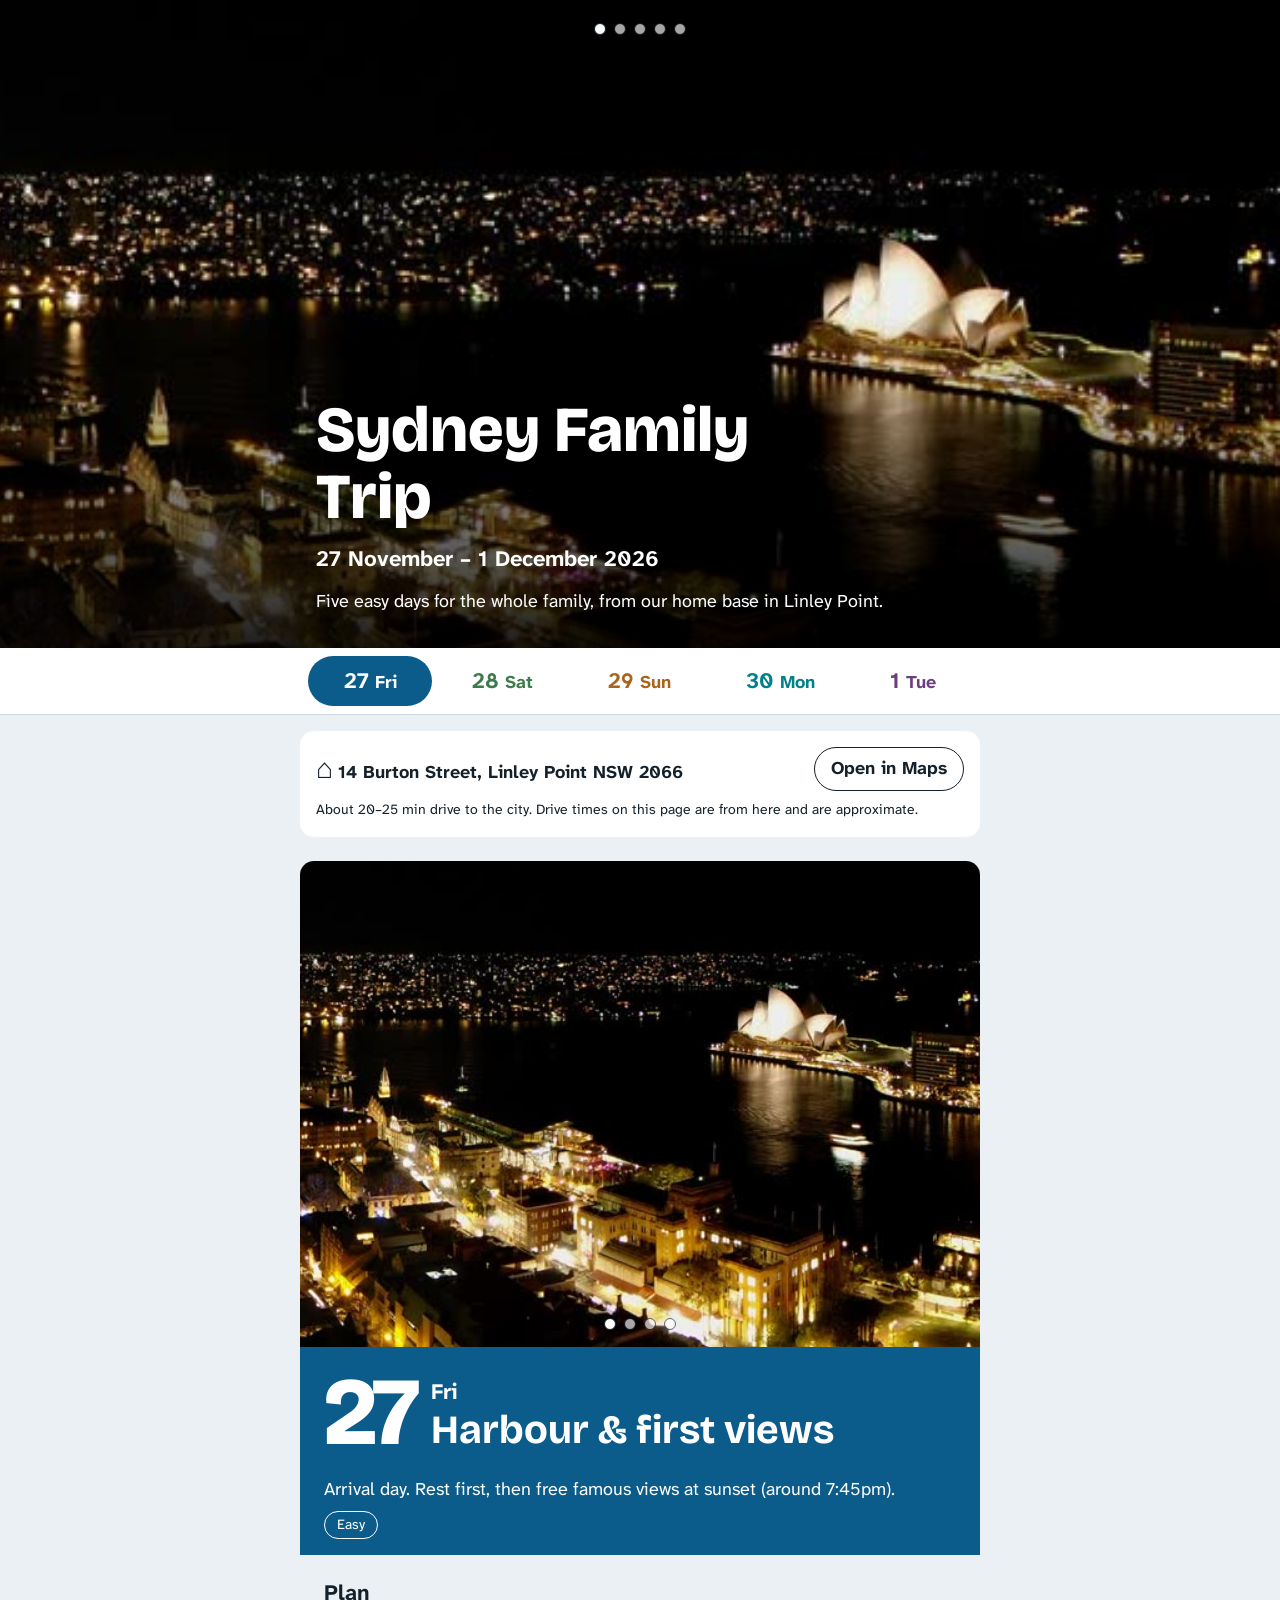
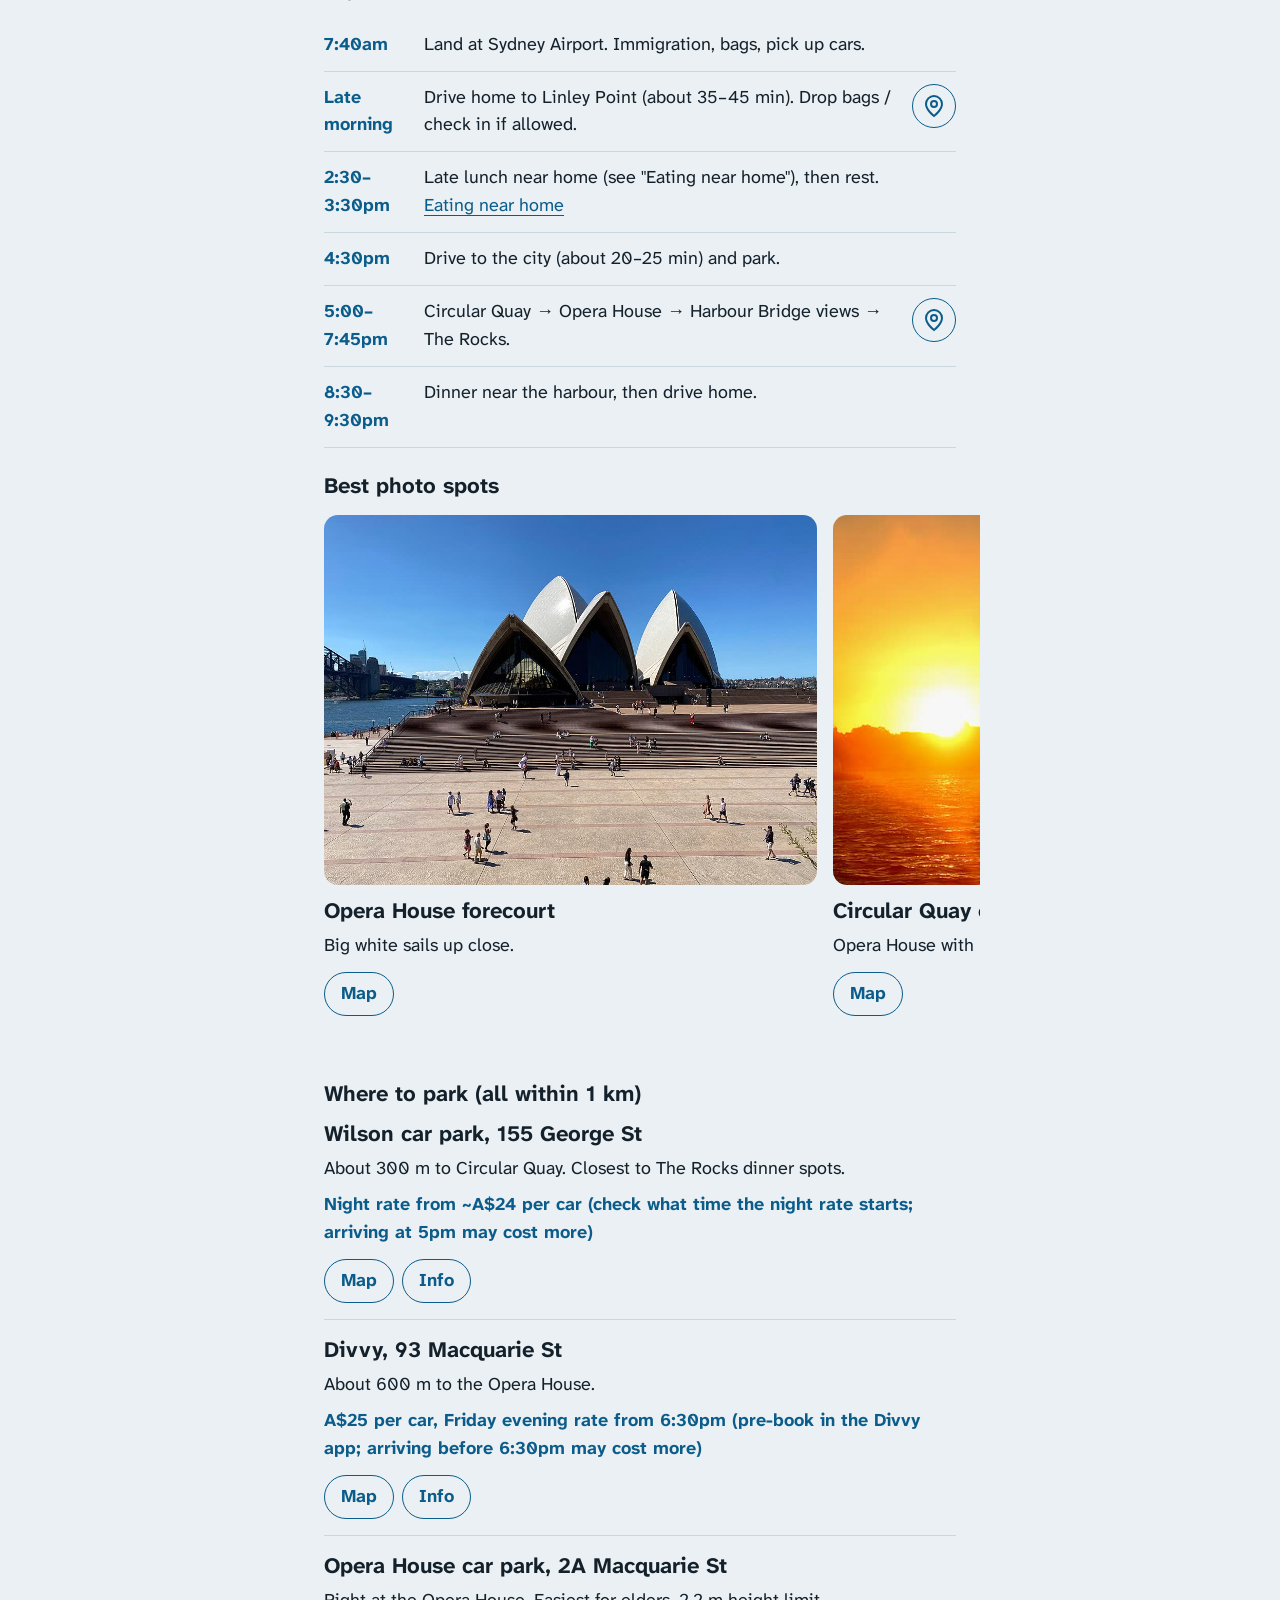
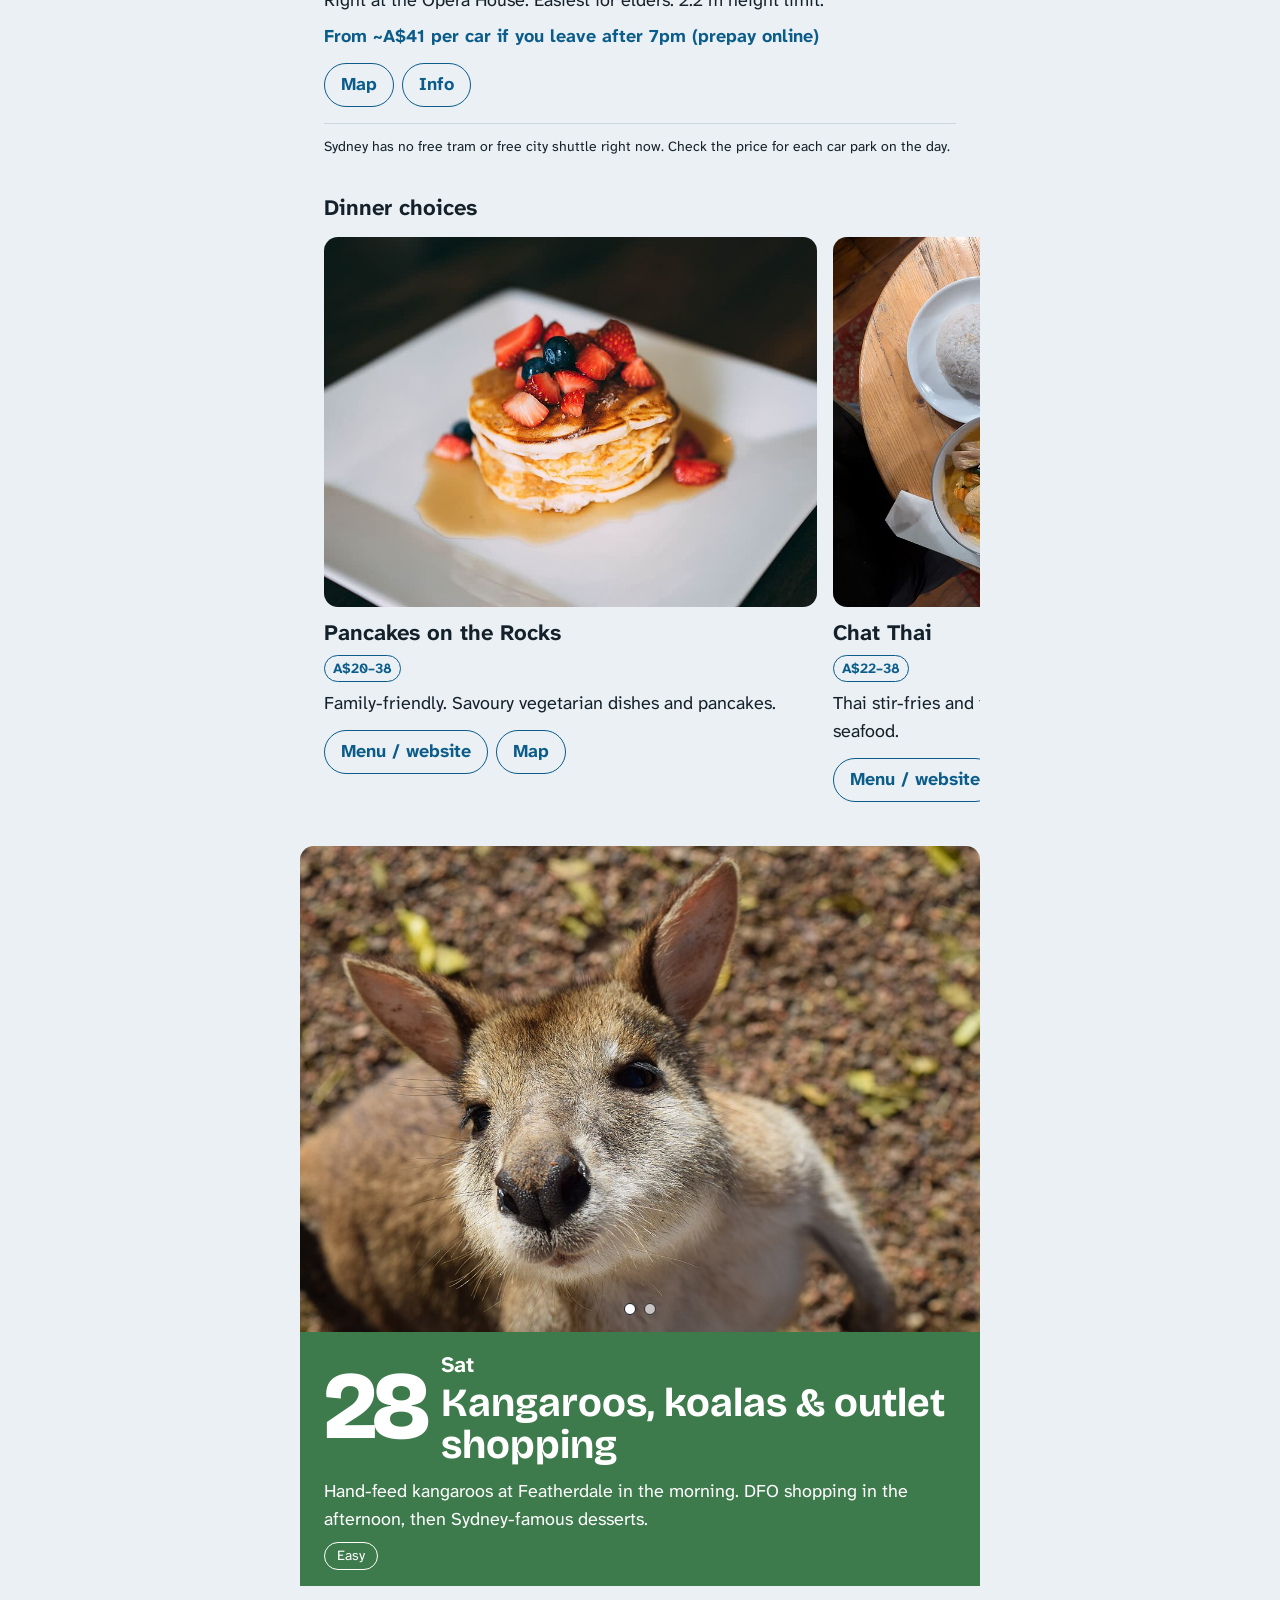
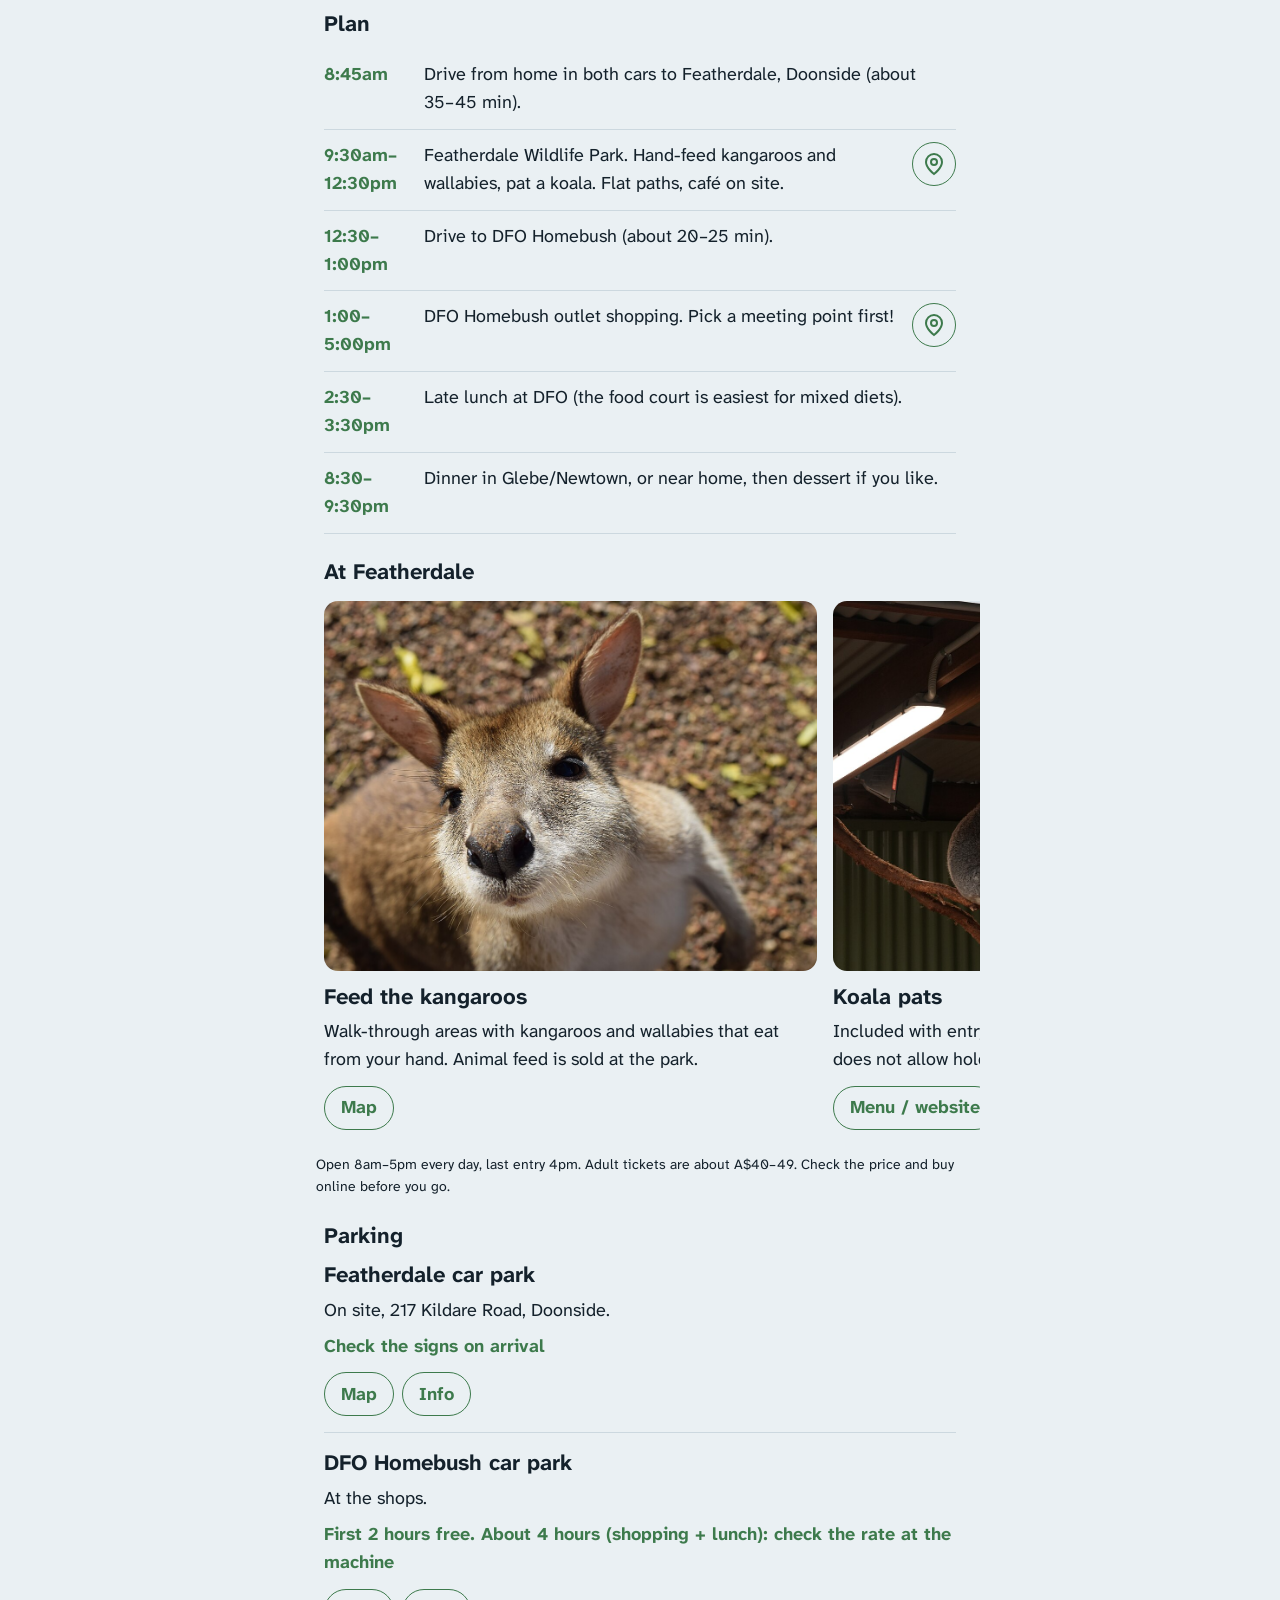
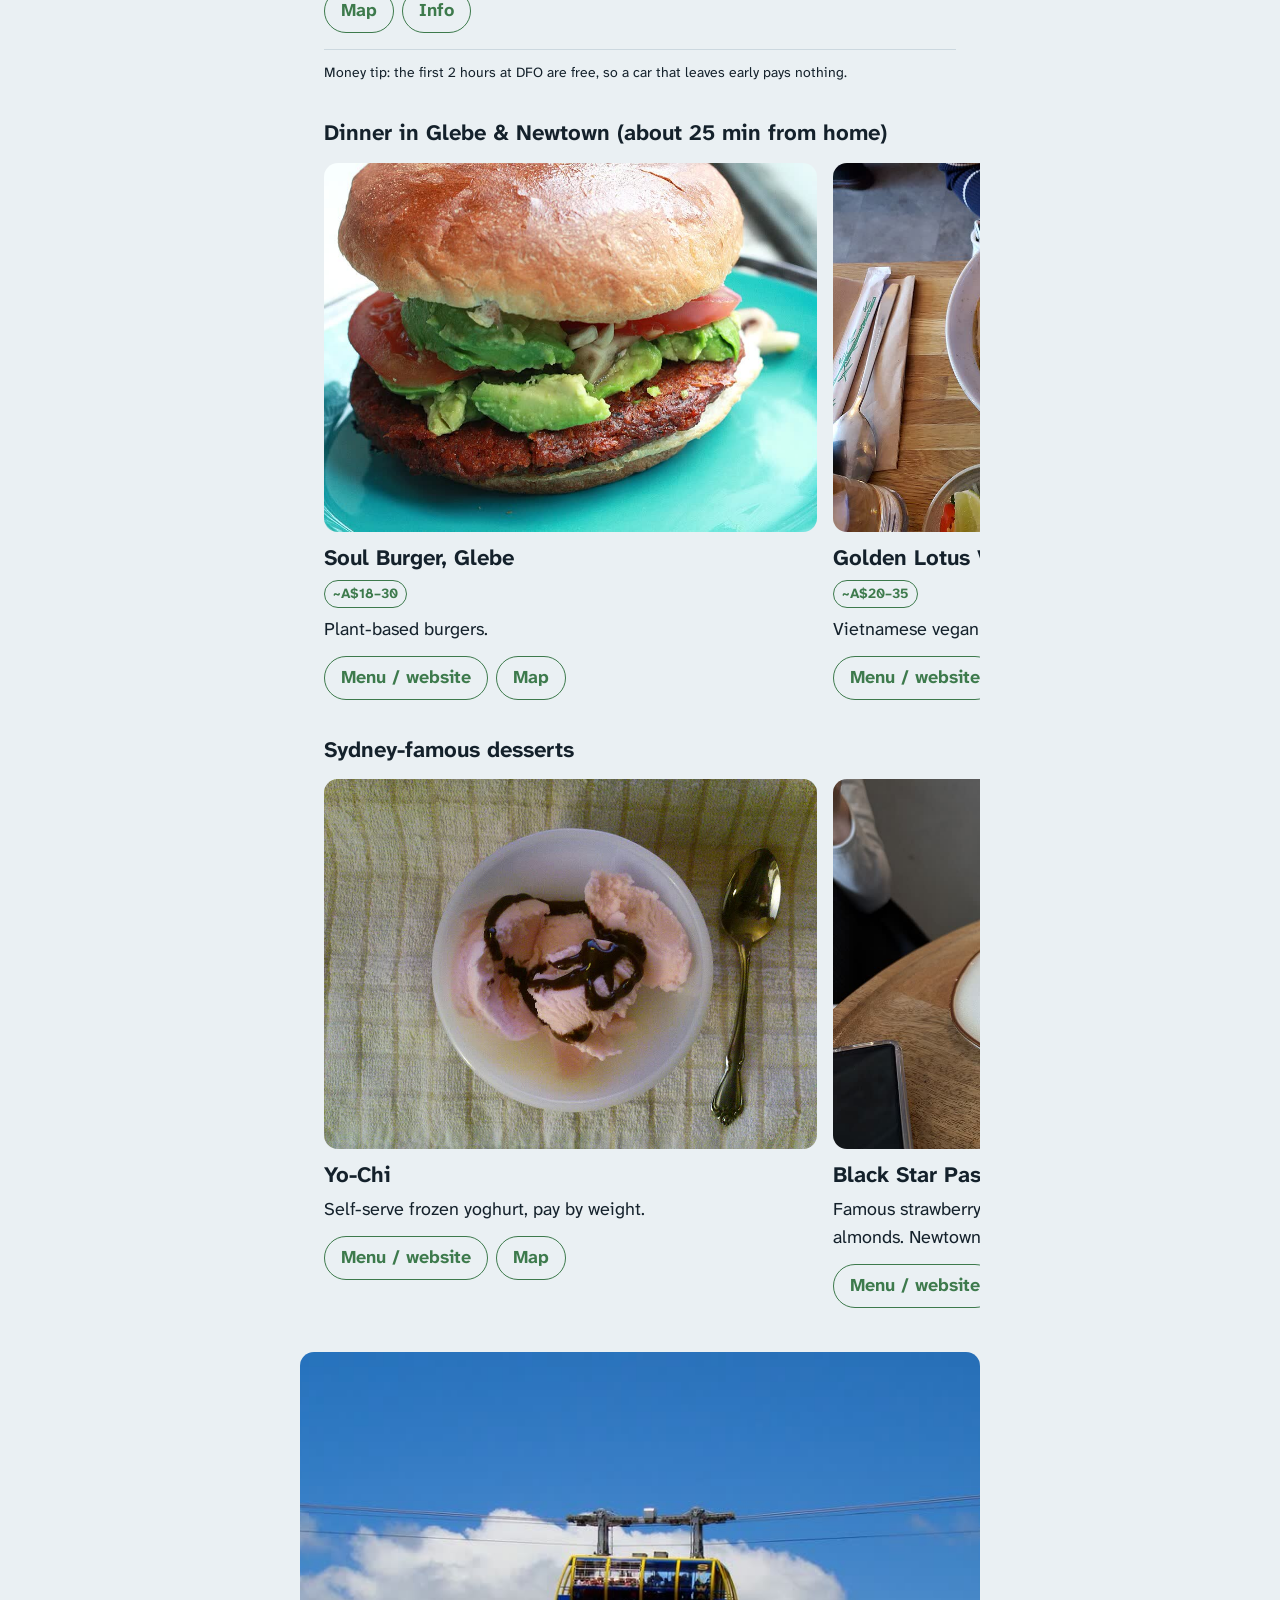
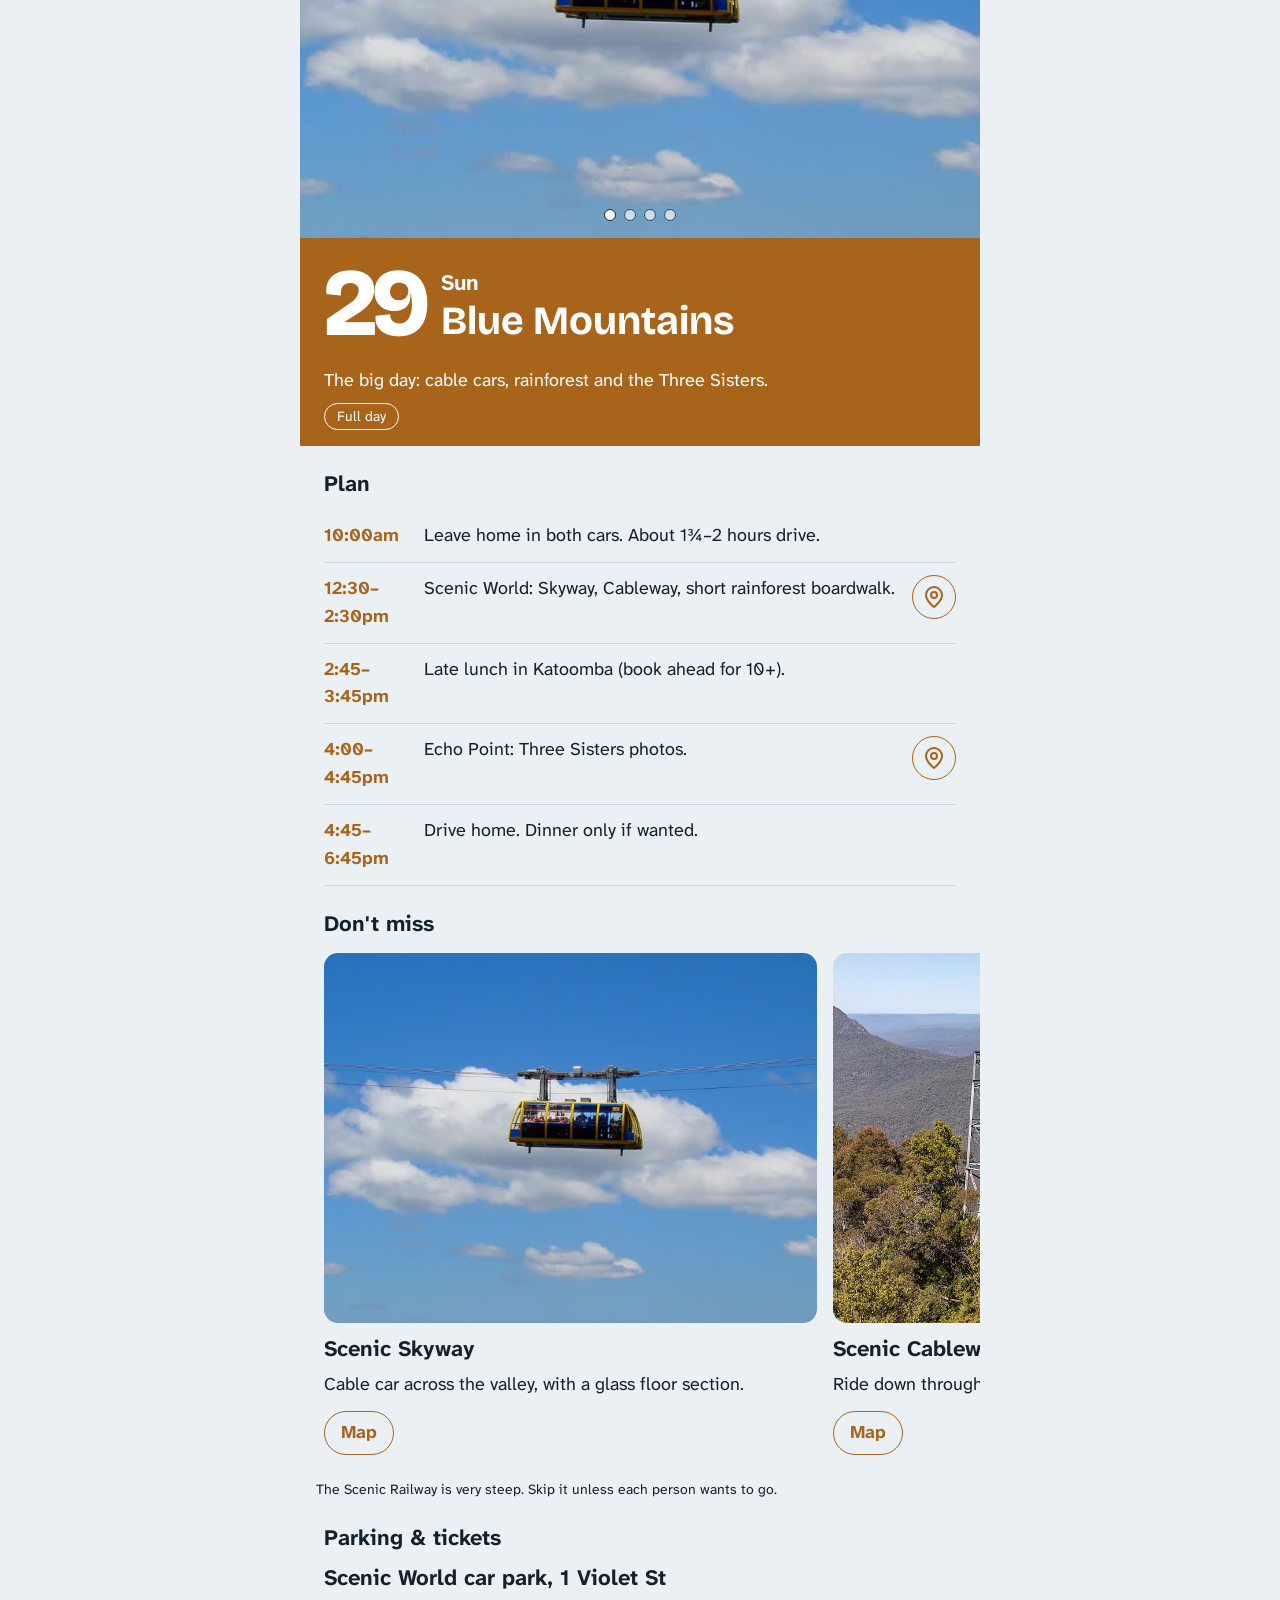
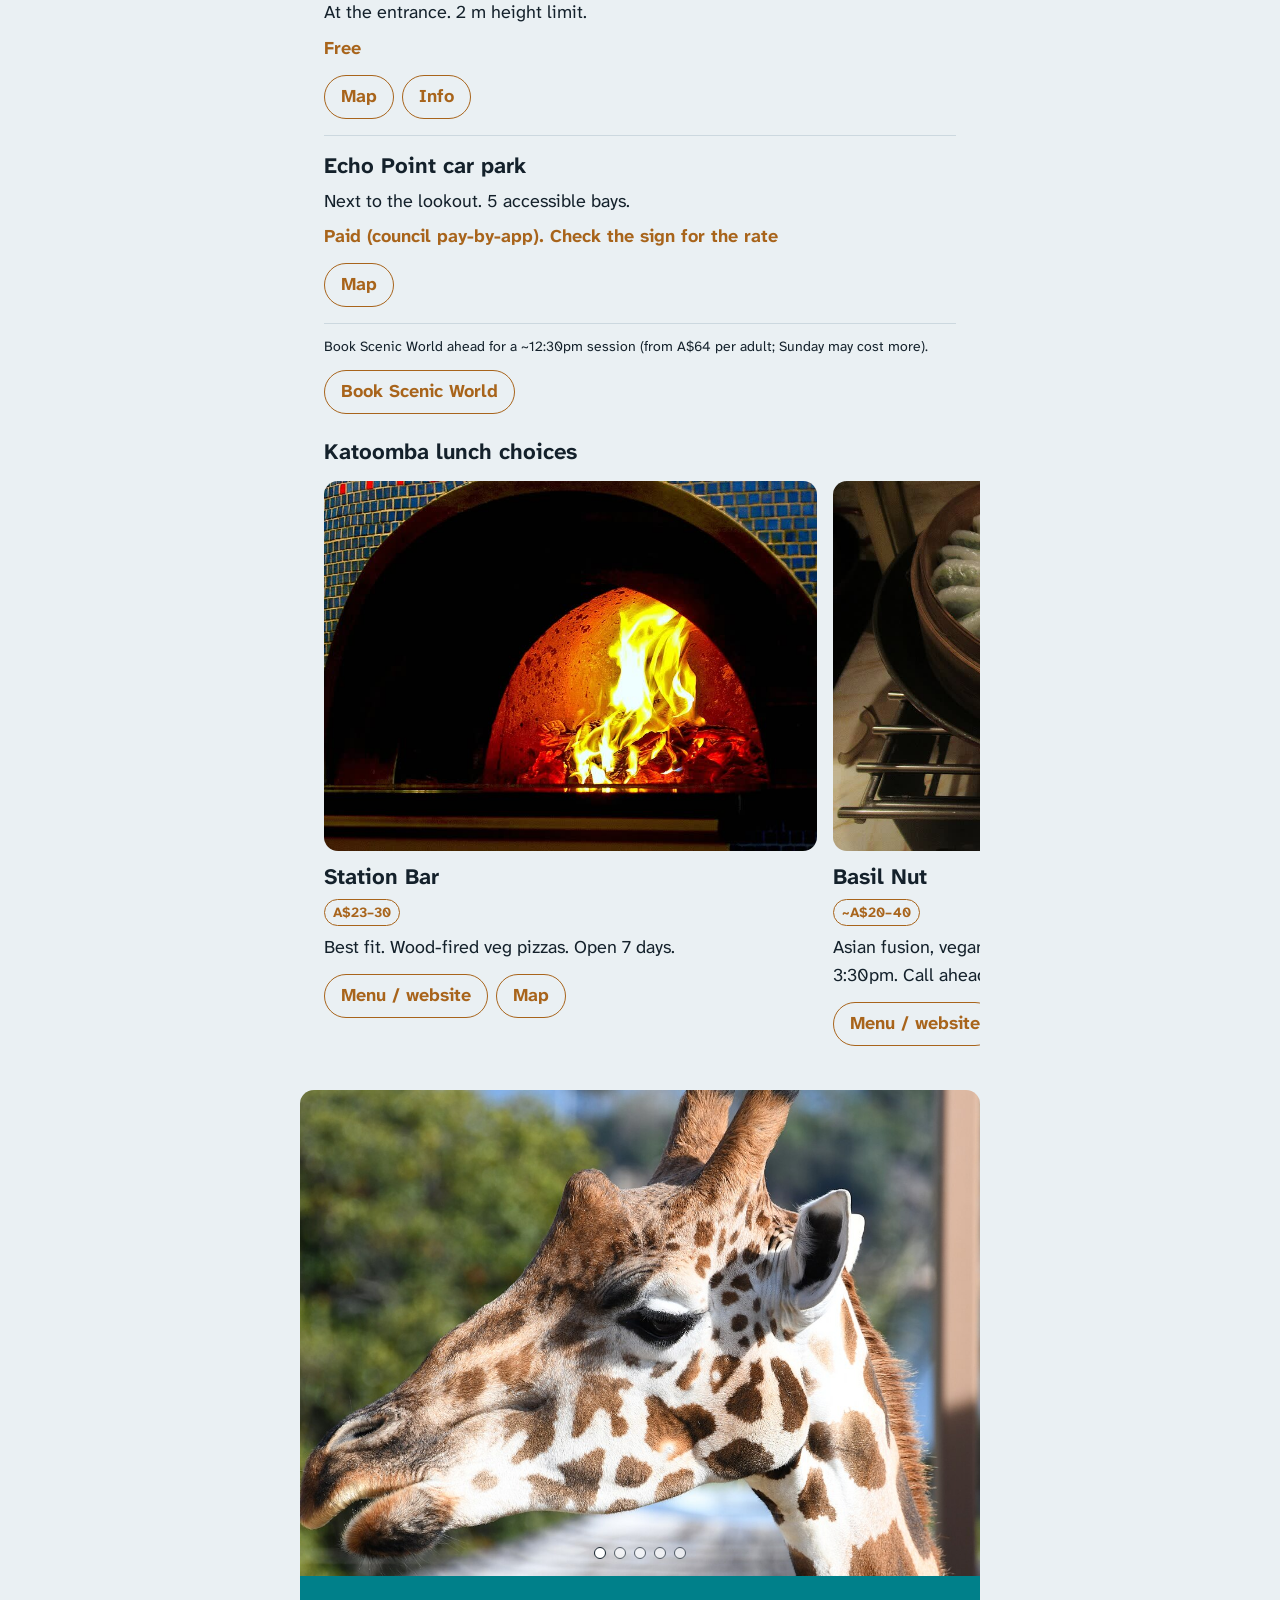
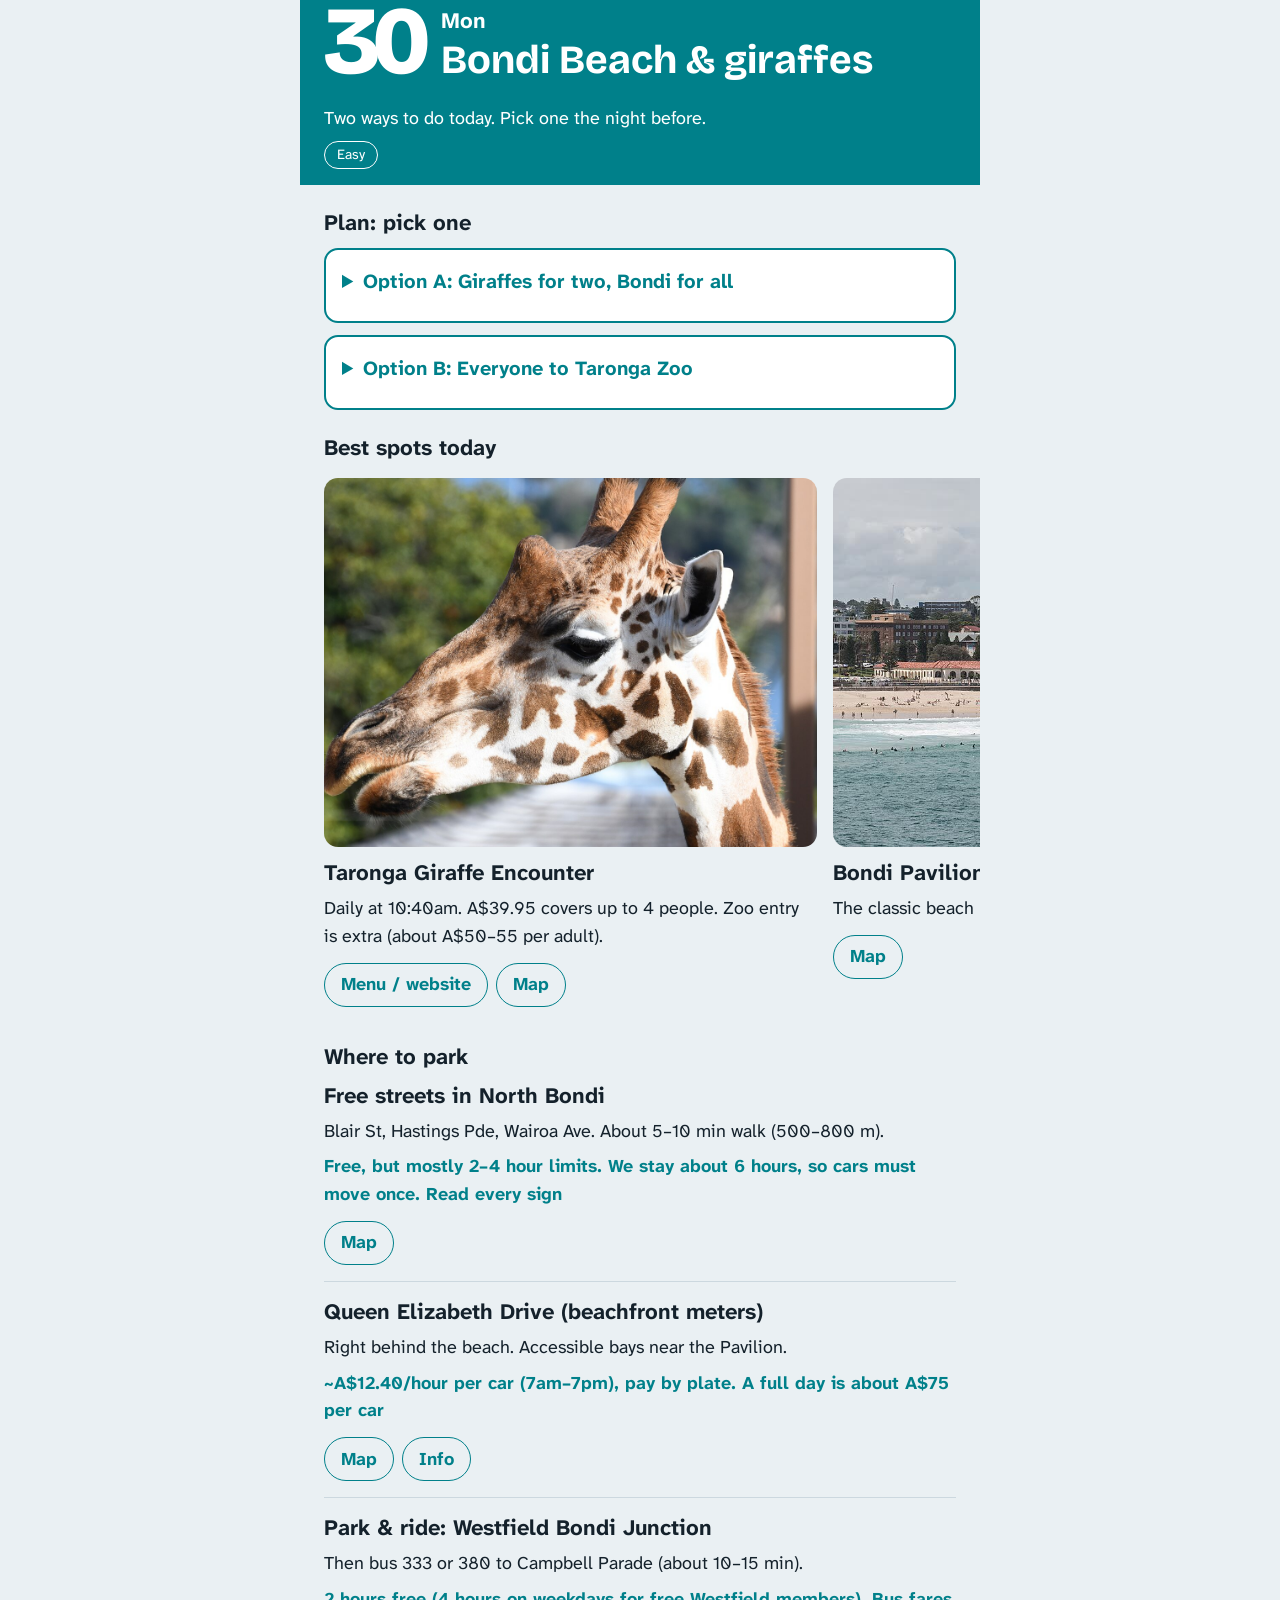
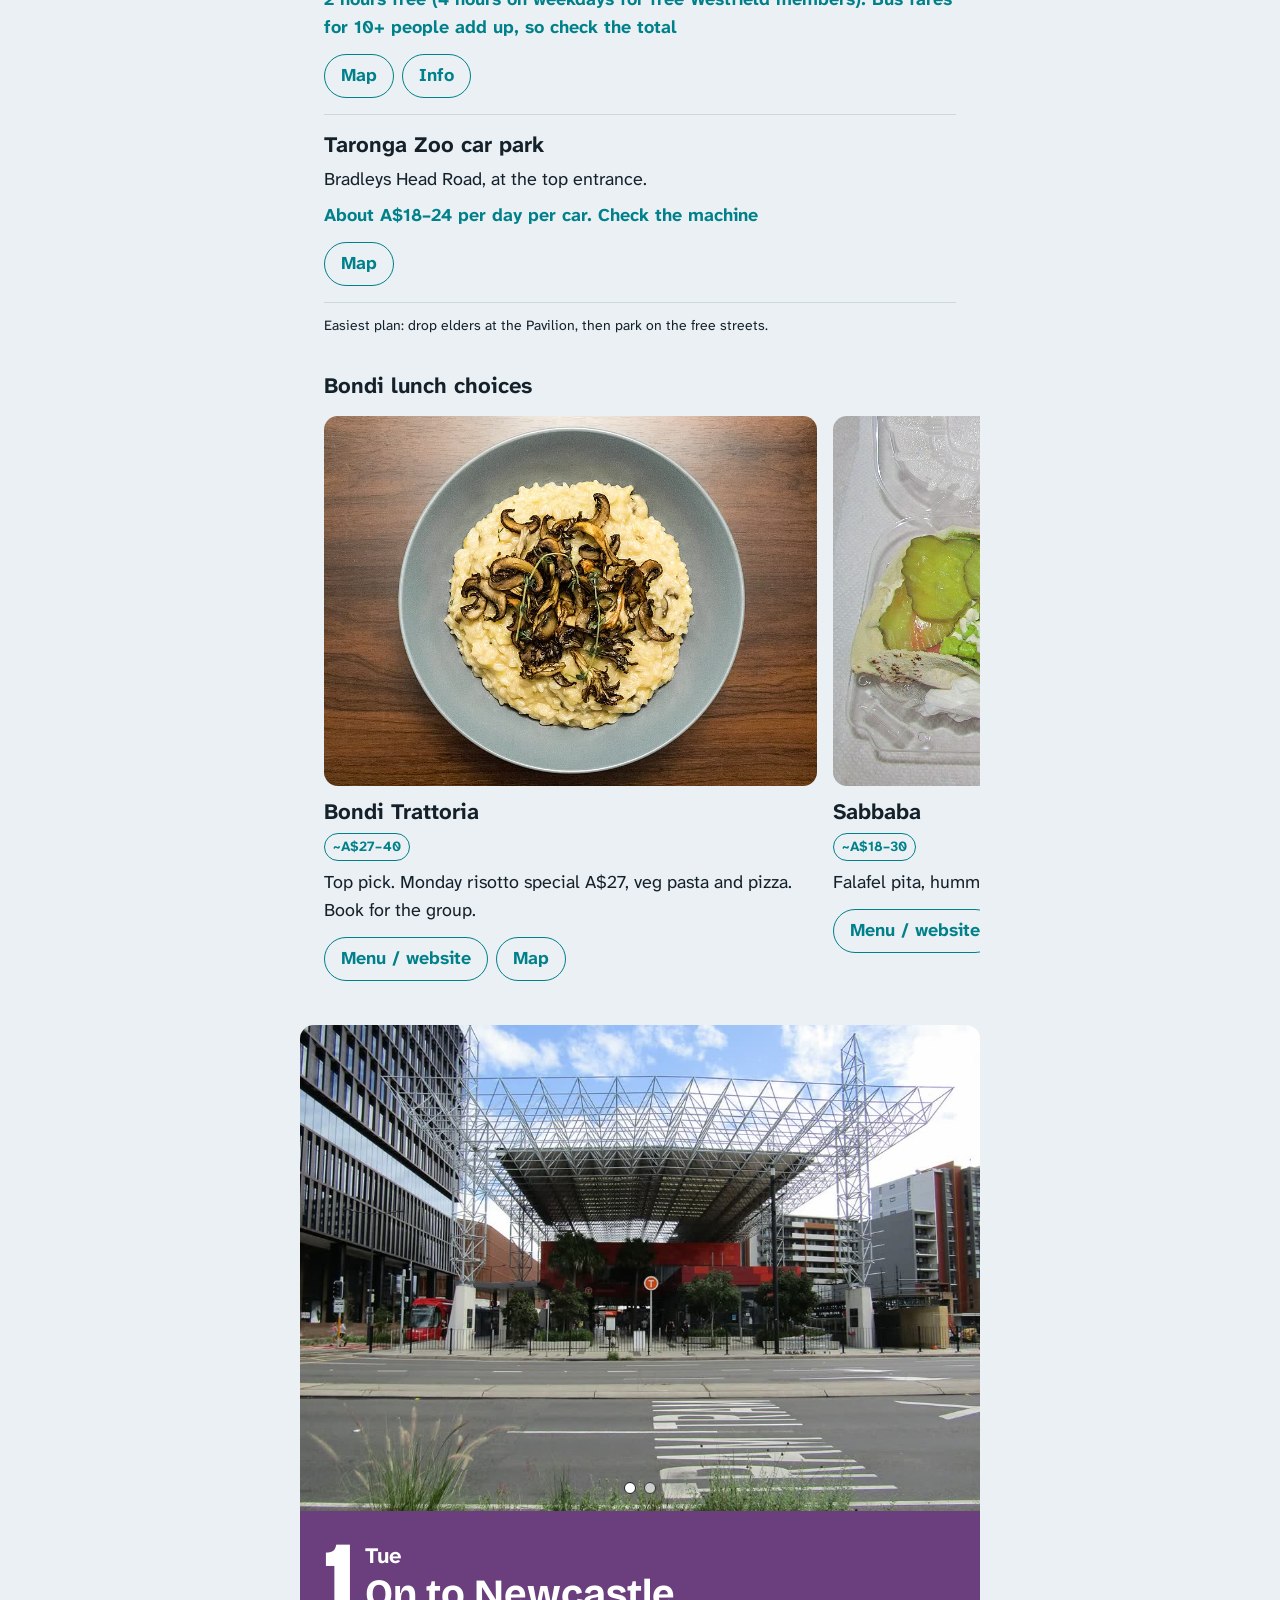
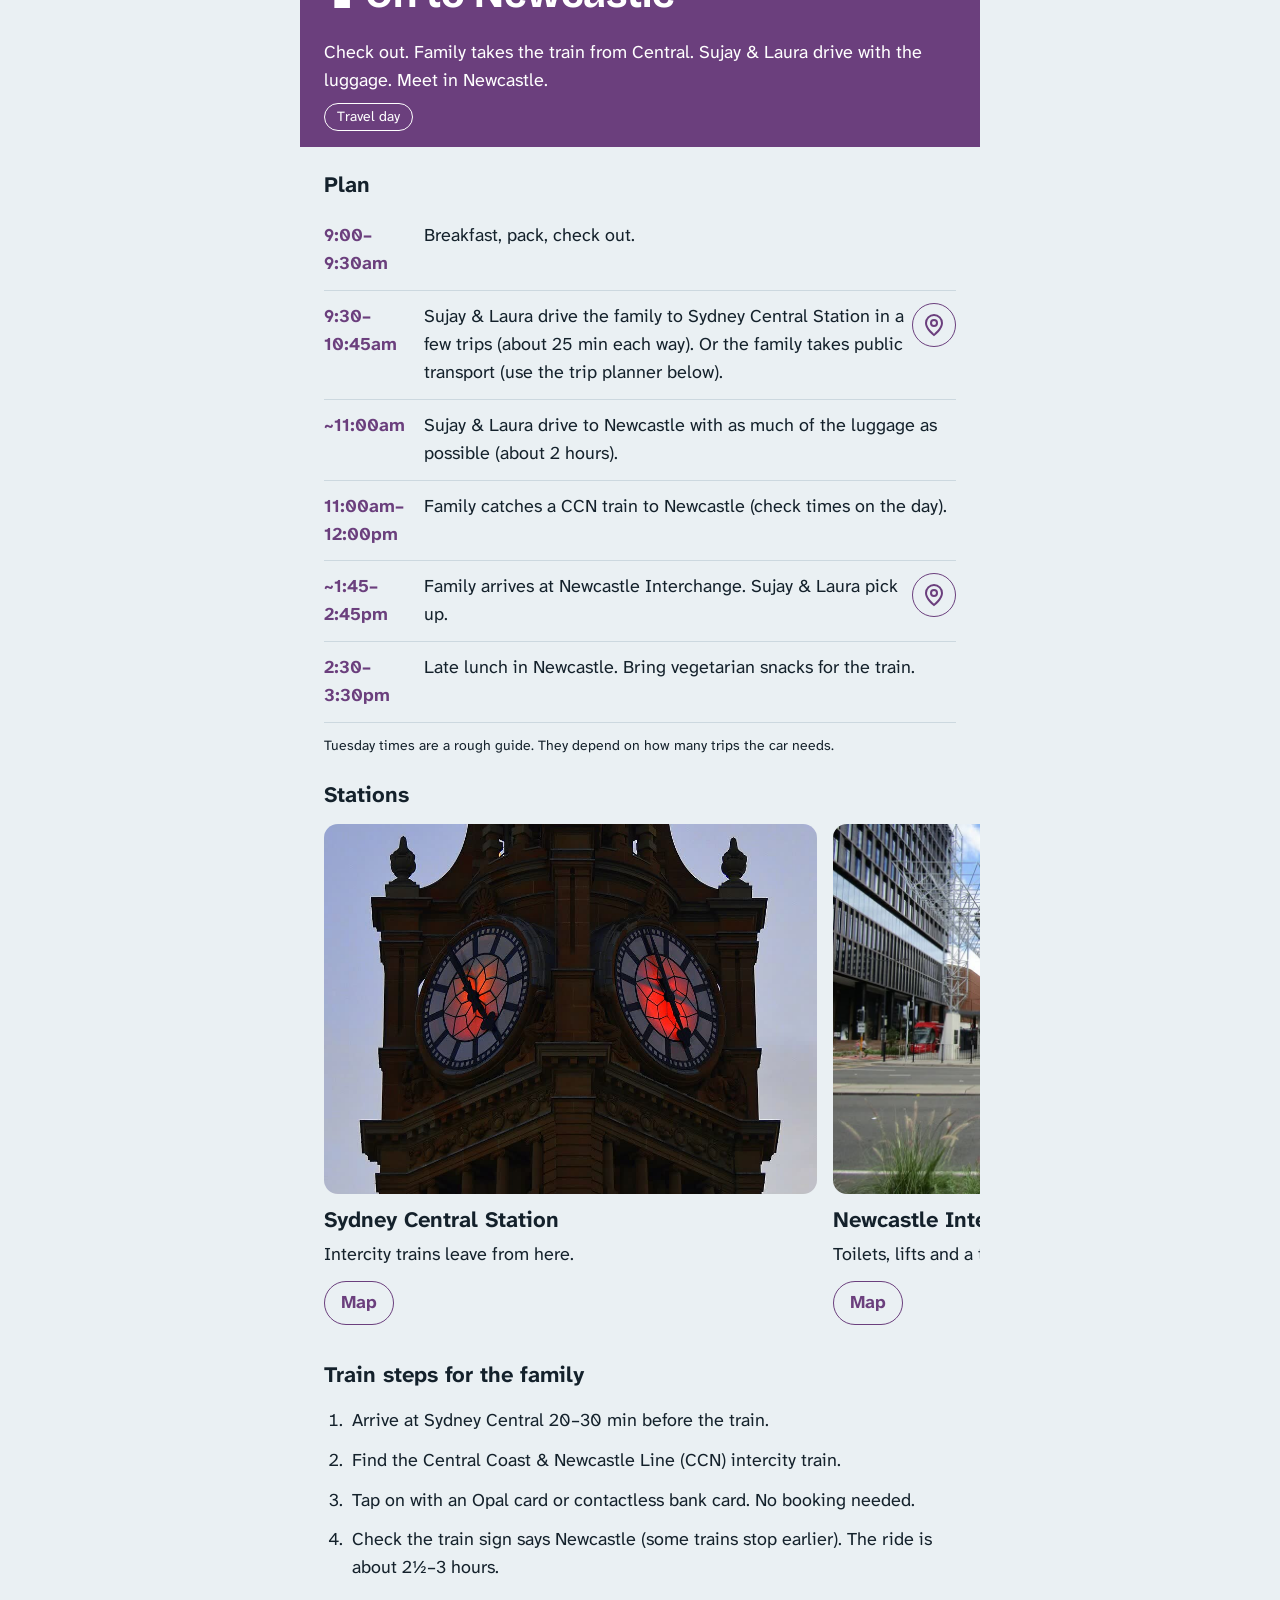
<file: v2/index.html>
<!doctype html>
<html lang="en"><head><meta charset="utf-8"><meta name="viewport" content="width=device-width, initial-scale=1"><meta name="robots" content="noindex, nofollow"><meta name="theme-color" content="#0B5C8A"><title>Sydney Family Trip</title>
<link rel="preconnect" href="https://fonts.googleapis.com"><link rel="preconnect" href="https://fonts.gstatic.com" crossorigin><link href="https://fonts.googleapis.com/css2?family=Atkinson+Hyperlegible+Next:wght@400;700&family=Bricolage+Grotesque:opsz,wght@12..96,700;12..96,800&display=swap" rel="stylesheet">
<link rel="stylesheet" href="vendor/swiper-bundle.min.css"><link rel="stylesheet" href="vendor/glightbox.min.css"><link rel="stylesheet" href="style.css"><script defer src="vendor/swiper-bundle.min.js"></script><script defer src="vendor/glightbox.min.js"></script><script defer src="app.js"></script></head>
<body><a class="skip-link" href="#main">Skip to trip plan</a><header class="hero"><div class="swiper gallery hero-gallery" aria-label="Sydney trip photos"><div class="swiper-wrapper"><div class="swiper-slide"><a class="glightbox photo" data-gallery="hero" href="img/opera.jpg" data-description="Sydney Opera House and Harbour Bridge — J woodward"><img src="img/opera.jpg" alt="Sydney Opera House and Harbour Bridge" width="1000" height="408" loading="eager" fetchpriority="high"></a></div><div class="swiper-slide"><a class="glightbox photo" data-gallery="hero" href="img/skyway.jpg" data-description="Scenic Skyway over the Jamison Valley — Bjørn Christian Tørrissen"><img src="img/skyway.jpg" alt="Scenic Skyway over the Jamison Valley" width="1000" height="548" loading="lazy"></a></div><div class="swiper-slide"><a class="glightbox photo" data-gallery="hero" href="img/bondi.jpg" data-description="Bondi Beach — Ttabett"><img src="img/bondi.jpg" alt="Bondi Beach" width="1000" height="750" loading="lazy"></a></div><div class="swiper-slide"><a class="glightbox photo" data-gallery="hero" href="img/ayrfield.jpg" data-description="SS Ayrfield, the &quot;floating forest&quot; shipwreck — Yucalyptus"><img src="img/ayrfield.jpg" alt="SS Ayrfield, the &quot;floating forest&quot; shipwreck" width="1000" height="720" loading="lazy"></a></div><div class="swiper-slide"><a class="glightbox photo" data-gallery="hero" href="img/newcastle.jpg" data-description="Newcastle Interchange station — UnitedB1"><img src="img/newcastle.jpg" alt="Newcastle Interchange station" width="1000" height="750" loading="lazy"></a></div></div><div class="swiper-pagination"></div></div><div class="hero-copy"><h1>Sydney Family Trip</h1><p class="subtitle">27 November – 1 December 2026</p><p>Five easy days for the whole family, from our home base in Linley Point.</p></div></header>
<nav class="daybar" aria-label="Trip days"><div class="daybar-inner"><a class="day-pill day-fri" href="#fri"><span>27</span> Fri</a><a class="day-pill day-sat" href="#sat"><span>28</span> Sat</a><a class="day-pill day-sun" href="#sun"><span>29</span> Sun</a><a class="day-pill day-mon" href="#mon"><span>30</span> Mon</a><a class="day-pill day-tue" href="#tue"><span>1</span> Tue</a></div></nav>
<main id="main"><section class="home" aria-label="Where we stay"><div class="home-row"><p><span aria-hidden="true">⌂</span> <strong>14 Burton Street, Linley Point NSW 2066</strong></p><a class="button" href="https://www.google.com/maps/search/?api=1&amp;query=14+Burton+Street+Linley+Point+NSW+2066">Open in Maps</a></div><p class="note">About 20–25 min drive to the city. Drive times on this page are from here and are approximate.</p></section><section class="day day-fri has-gallery" id="fri" data-date="2026-11-27" aria-labelledby="fri-title">
    <div class="swiper gallery" aria-label="fri photos"><div class="swiper-wrapper"><div class="swiper-slide"><a class="glightbox photo" data-gallery="fri" href="img/opera.jpg" data-description="Sydney Opera House and Harbour Bridge — J woodward"><img src="img/opera.jpg" alt="Sydney Opera House and Harbour Bridge" width="1000" height="408" loading="lazy"></a></div><div class="swiper-slide"><a class="glightbox photo" data-gallery="fri" href="img/bridge.jpg" data-description="Harbour Bridge seen from the Opera House — Vakrieger"><img src="img/bridge.jpg" alt="Harbour Bridge seen from the Opera House" width="1000" height="750" loading="lazy"></a></div><div class="swiper-slide"><a class="glightbox photo" data-gallery="fri" href="img/forecourt.jpg" data-description="Opera House forecourt — -wuppertaler"><img src="img/forecourt.jpg" alt="Opera House forecourt" width="960" height="720" loading="lazy"></a></div><div class="swiper-slide"><a class="glightbox photo" data-gallery="fri" href="img/quayeast.jpg" data-description="Opera House from Circular Quay — Raaj Kishore Biswas"><img src="img/quayeast.jpg" alt="Opera House from Circular Quay" width="960" height="472" loading="lazy"></a></div></div><div class="swiper-pagination"></div></div><header class="day-band"><div class="day-heading"><span class="date-number">27</span><div><time datetime="2026-11-27">Fri</time><h2 id="fri-title">Harbour &amp; first views</h2></div></div><p>Arrival day. Rest first, then free famous views at sunset (around 7:45pm).</p><span class="pace">Easy</span></header>
    <section class="block"><h3>Plan</h3><ol class="timeline"><li><span class="schedule-time">7:40am</span><div><p>Land at Sydney Airport. Immigration, bags, pick up cars.</p></div></li><li><span class="schedule-time">Late morning</span><div><p>Drive home to Linley Point (about 35–45 min). Drop bags / check in if allowed.</p></div><a class="map-icon" href="https://www.google.com/maps/search/?api=1&amp;query=14%20Burton%20Street%20Linley%20Point%20NSW%202066" aria-label="Open in Maps: 14 Burton Street Linley Point NSW 2066"><svg viewBox="0 0 24 24" width="24" height="24" fill="none" stroke="currentColor" stroke-width="2" aria-hidden="true"><path d="M20 10c0 6-8 12-8 12S4 16 4 10a8 8 0 1 1 16 0Z"/><circle cx="12" cy="10" r="3"/></svg></a></li><li><span class="schedule-time">2:30–3:30pm</span><div><p>Late lunch near home (see &quot;Eating near home&quot;), then rest.</p><a href="#near-home">Eating near home</a></div></li><li><span class="schedule-time">4:30pm</span><div><p>Drive to the city (about 20–25 min) and park.</p></div></li><li><span class="schedule-time">5:00–7:45pm</span><div><p>Circular Quay → Opera House → Harbour Bridge views → The Rocks.</p></div><a class="map-icon" href="https://www.google.com/maps/search/?api=1&amp;query=Circular%20Quay%20Sydney" aria-label="Open in Maps: Circular Quay Sydney"><svg viewBox="0 0 24 24" width="24" height="24" fill="none" stroke="currentColor" stroke-width="2" aria-hidden="true"><path d="M20 10c0 6-8 12-8 12S4 16 4 10a8 8 0 1 1 16 0Z"/><circle cx="12" cy="10" r="3"/></svg></a></li><li><span class="schedule-time">8:30–9:30pm</span><div><p>Dinner near the harbour, then drive home.</p></div></li></ol></section>
    <section class="block"><h3>Best photo spots</h3><div class="card-row" tabindex="0" role="region" aria-label="Best photo spots"><article class="place-card"><a class="glightbox photo" data-gallery="fri" href="img/forecourt.jpg" data-description="Opera House forecourt — -wuppertaler"><img src="img/forecourt.jpg" alt="Opera House forecourt" width="960" height="720" loading="lazy"></a><h4>Opera House forecourt</h4><p>Big white sails up close.</p><div class="actions"><a class="button" href="https://www.google.com/maps/search/?api=1&amp;query=Sydney%20Opera%20House">Map</a></div></article><article class="place-card"><a class="glightbox photo" data-gallery="fri" href="img/quayeast.jpg" data-description="Opera House from Circular Quay — Raaj Kishore Biswas"><img src="img/quayeast.jpg" alt="Opera House from Circular Quay" width="960" height="472" loading="lazy"></a><h4>Circular Quay east walk</h4><p>Opera House with harbour ferries.</p><div class="actions"><a class="button" href="https://www.google.com/maps/search/?api=1&amp;query=Circular%20Quay%20East%20Sydney">Map</a></div></article><article class="place-card"><a class="glightbox photo" data-gallery="fri" href="img/hickson.jpg" data-description="Sydney Harbour Bridge — Bahnfrend"><img src="img/hickson.jpg" alt="Sydney Harbour Bridge" width="960" height="626" loading="lazy"></a><h4>Hickson Road Reserve</h4><p>Harbour Bridge framing. Stay for twilight if everyone feels up to it.</p><div class="actions"><a class="button" href="https://www.google.com/maps/search/?api=1&amp;query=Hickson%20Road%20Reserve%20The%20Rocks">Map</a></div></article></div></section>
    <section class="block"><h3>Where to park (all within 1 km)</h3><ul class="parking"><li><h4>Wilson car park, 155 George St</h4><p>About 300 m to Circular Quay. Closest to The Rocks dinner spots.</p><p class="parking-price">Night rate from ~A$24 per car (check what time the night rate starts; arriving at 5pm may cost more)</p><div class="actions"><a class="button" href="https://www.google.com/maps/search/?api=1&amp;query=Wilson%20Parking%20155%20George%20Street%20The%20Rocks">Map</a><a class="button" href="https://www.wilsonparking.com.au/parking-locations/new-south-wales/sydney-cbd/155-george-st-car-park/">Info</a></div></li><li><h4>Divvy, 93 Macquarie St</h4><p>About 600 m to the Opera House.</p><p class="parking-price">A$25 per car, Friday evening rate from 6:30pm (pre-book in the Divvy app; arriving before 6:30pm may cost more)</p><div class="actions"><a class="button" href="https://www.google.com/maps/search/?api=1&amp;query=93%20Macquarie%20Street%20Sydney">Map</a><a class="button" href="https://www.divvyparking.com/divvy-parking-expands-into-circular-quay-with-new-93-macquarie-street-location/">Info</a></div></li><li><h4>Opera House car park, 2A Macquarie St</h4><p>Right at the Opera House. Easiest for elders. 2.2 m height limit.</p><p class="parking-price">From ~A$41 per car if you leave after 7pm (prepay online)</p><div class="actions"><a class="button" href="https://www.google.com/maps/search/?api=1&amp;query=Sydney%20Opera%20House%20Car%20Park">Map</a><a class="button" href="https://www.wilsonparking.com.au/parking-locations/new-south-wales/sydney-cbd/sydney-opera-house-car-park-2A-macquarie-st-sydney/">Info</a></div></li></ul><p class="note">Sydney has no free tram or free city shuttle right now. Check the price for each car park on the day.</p><div class="actions"></div></section>
    
    <section class="block"><h3>Dinner choices</h3><div class="card-row" tabindex="0" role="region" aria-label="Dinner choices"><article class="place-card"><a class="glightbox photo" data-gallery="fri" href="img/pancakes.jpg" data-description="Pancakes — Herson Rodriguez hero"><img src="img/pancakes.jpg" alt="Pancakes" width="960" height="640" loading="lazy"></a><h4>Pancakes on the Rocks</h4><span class="price-pill">A$20–38</span><p>Family-friendly. Savoury vegetarian dishes and pancakes.</p><div class="actions"><a class="button" href="https://pancakesontherocks.com.au/">Menu / website</a><a class="button" href="https://www.google.com/maps/search/?api=1&amp;query=Pancakes%20on%20the%20Rocks%20The%20Rocks%20Sydney">Map</a></div></article><article class="place-card"><a class="glightbox photo" data-gallery="fri" href="img/thaicurry.jpg" data-description="Thai curry — Andy Li"><img src="img/thaicurry.jpg" alt="Thai curry" width="960" height="724" loading="lazy"></a><h4>Chat Thai</h4><span class="price-pill">A$22–38</span><p>Thai stir-fries and tofu curries. Check every sauce has no seafood.</p><div class="actions"><a class="button" href="https://www.chatthai.com.au/">Menu / website</a><a class="button" href="https://www.google.com/maps/search/?api=1&amp;query=Chat%20Thai%20Circular%20Quay">Map</a></div></article><article class="place-card"><a class="glightbox photo" data-gallery="fri" href="img/mezze.jpg" data-description="Falafel and mezze plate — young shanahan"><img src="img/mezze.jpg" alt="Falafel and mezze plate" width="960" height="652" loading="lazy"></a><h4>Sahtein, The Rocks</h4><span class="price-pill">~A$30–50</span><p>Falafel, hummus, halloumi and mezze.</p><div class="actions"><a class="button" href="https://www.google.com/maps/search/?api=1&amp;query=Sahtein+The+Rocks+Sydney">Menu / website</a><a class="button" href="https://www.google.com/maps/search/?api=1&amp;query=Sahtein%20The%20Rocks%20Sydney">Map</a></div></article><article class="place-card"><a class="glightbox photo" data-gallery="fri" href="img/paneer.jpg" data-description="Paneer curry and naan — Shashank7200"><img src="img/paneer.jpg" alt="Paneer curry and naan" width="827" height="508" loading="lazy"></a><h4>The Spice Room</h4><span class="price-pill">A$70–80</span><p>Paneer, dal, naan. Over budget: set banquet for groups of 6+.</p><div class="actions"><a class="button" href="https://thespiceroom.com.au/contact-us/">Menu / website</a><a class="button" href="https://www.google.com/maps/search/?api=1&amp;query=The%20Spice%20Room%20Sydney">Map</a></div></article></div></section>
  </section><section class="day day-sat has-gallery" id="sat" data-date="2026-11-28" aria-labelledby="sat-title">
    <div class="swiper gallery" aria-label="sat photos"><div class="swiper-wrapper"><div class="swiper-slide"><a class="glightbox photo" data-gallery="sat" href="img/roo.jpg" data-description="Kangaroo looking up for food — Duolanga"><img src="img/roo.jpg" alt="Kangaroo looking up for food" width="1280" height="853" loading="lazy"></a></div><div class="swiper-slide"><a class="glightbox photo" data-gallery="sat" href="img/koala.jpg" data-description="A koala at Featherdale Wildlife Park — Sadopaul"><img src="img/koala.jpg" alt="A koala at Featherdale Wildlife Park" width="1280" height="853" loading="lazy"></a></div></div><div class="swiper-pagination"></div></div><header class="day-band"><div class="day-heading"><span class="date-number">28</span><div><time datetime="2026-11-28">Sat</time><h2 id="sat-title">Kangaroos, koalas &amp; outlet shopping</h2></div></div><p>Hand-feed kangaroos at Featherdale in the morning. DFO shopping in the afternoon, then Sydney-famous desserts.</p><span class="pace">Easy</span></header>
    <section class="block"><h3>Plan</h3><ol class="timeline"><li><span class="schedule-time">8:45am</span><div><p>Drive from home in both cars to Featherdale, Doonside (about 35–45 min).</p></div></li><li><span class="schedule-time">9:30am–12:30pm</span><div><p>Featherdale Wildlife Park. Hand-feed kangaroos and wallabies, pat a koala. Flat paths, café on site.</p></div><a class="map-icon" href="https://www.google.com/maps/search/?api=1&amp;query=Featherdale%20Sydney%20Wildlife%20Park" aria-label="Open in Maps: Featherdale Sydney Wildlife Park"><svg viewBox="0 0 24 24" width="24" height="24" fill="none" stroke="currentColor" stroke-width="2" aria-hidden="true"><path d="M20 10c0 6-8 12-8 12S4 16 4 10a8 8 0 1 1 16 0Z"/><circle cx="12" cy="10" r="3"/></svg></a></li><li><span class="schedule-time">12:30–1:00pm</span><div><p>Drive to DFO Homebush (about 20–25 min).</p></div></li><li><span class="schedule-time">1:00–5:00pm</span><div><p>DFO Homebush outlet shopping. Pick a meeting point first!</p></div><a class="map-icon" href="https://www.google.com/maps/search/?api=1&amp;query=DFO%20Homebush" aria-label="Open in Maps: DFO Homebush"><svg viewBox="0 0 24 24" width="24" height="24" fill="none" stroke="currentColor" stroke-width="2" aria-hidden="true"><path d="M20 10c0 6-8 12-8 12S4 16 4 10a8 8 0 1 1 16 0Z"/><circle cx="12" cy="10" r="3"/></svg></a></li><li><span class="schedule-time">2:30–3:30pm</span><div><p>Late lunch at DFO (the food court is easiest for mixed diets).</p></div></li><li><span class="schedule-time">8:30–9:30pm</span><div><p>Dinner in Glebe/Newtown, or near home, then dessert if you like.</p></div></li></ol></section>
    <section class="block"><h3>At Featherdale</h3><div class="card-row" tabindex="0" role="region" aria-label="At Featherdale"><article class="place-card"><a class="glightbox photo" data-gallery="sat" href="img/roo.jpg" data-description="Kangaroo looking up for food — Duolanga"><img src="img/roo.jpg" alt="Kangaroo looking up for food" width="1280" height="853" loading="lazy"></a><h4>Feed the kangaroos</h4><p>Walk-through areas with kangaroos and wallabies that eat from your hand. Animal feed is sold at the park.</p><div class="actions"><a class="button" href="https://www.google.com/maps/search/?api=1&amp;query=Featherdale%20Sydney%20Wildlife%20Park">Map</a></div></article><article class="place-card"><a class="glightbox photo" data-gallery="sat" href="img/koala.jpg" data-description="A koala at Featherdale Wildlife Park — Sadopaul"><img src="img/koala.jpg" alt="A koala at Featherdale Wildlife Park" width="1280" height="853" loading="lazy"></a><h4>Koala pats</h4><p>Included with entry. Stand next to a koala and pat it. NSW law does not allow holding koalas.</p><div class="actions"><a class="button" href="https://www.featherdale.com.au/visit">Menu / website</a><a class="button" href="https://www.google.com/maps/search/?api=1&amp;query=Featherdale%20Sydney%20Wildlife%20Park">Map</a></div></article></div></section><p class="note inset">Open 8am–5pm every day, last entry 4pm. Adult tickets are about A$40–49. Check the price and buy online before you go.</p>
    <section class="block"><h3>Parking</h3><ul class="parking"><li><h4>Featherdale car park</h4><p>On site, 217 Kildare Road, Doonside.</p><p class="parking-price">Check the signs on arrival</p><div class="actions"><a class="button" href="https://www.google.com/maps/search/?api=1&amp;query=Featherdale%20Sydney%20Wildlife%20Park">Map</a><a class="button" href="https://www.featherdale.com.au/visit">Info</a></div></li><li><h4>DFO Homebush car park</h4><p>At the shops.</p><p class="parking-price">First 2 hours free. About 4 hours (shopping + lunch): check the rate at the machine</p><div class="actions"><a class="button" href="https://www.google.com/maps/search/?api=1&amp;query=DFO%20Homebush">Map</a><a class="button" href="https://www.homebush.dfo.com.au/directions/parking-at-homebush">Info</a></div></li></ul><p class="note">Money tip: the first 2 hours at DFO are free, so a car that leaves early pays nothing.</p><div class="actions"></div></section>
    
    <section class="block"><h3>Dinner in Glebe &amp; Newtown (about 25 min from home)</h3><div class="card-row" tabindex="0" role="region" aria-label="Dinner in Glebe &amp; Newtown (about 25 min from home)"><article class="place-card"><a class="glightbox photo" data-gallery="sat" href="img/vegburger.jpg" data-description="Plant-based burger — Jennifer from Vancouver, Canada"><img src="img/vegburger.jpg" alt="Plant-based burger" width="960" height="660" loading="lazy"></a><h4>Soul Burger, Glebe</h4><span class="price-pill">~A$18–30</span><p>Plant-based burgers.</p><div class="actions"><a class="button" href="https://www.soulburger.com.au/glebe">Menu / website</a><a class="button" href="https://www.google.com/maps/search/?api=1&amp;query=Soul%20Burger%20Glebe">Map</a></div></article><article class="place-card"><a class="glightbox photo" data-gallery="sat" href="img/vnnoodle.jpg" data-description="Tofu noodle bowl — Andy Li"><img src="img/vnnoodle.jpg" alt="Tofu noodle bowl" width="960" height="720" loading="lazy"></a><h4>Golden Lotus Vegan, Newtown</h4><span class="price-pill">~A$20–35</span><p>Vietnamese vegan noodles and rice.</p><div class="actions"><a class="button" href="https://www.goldenlotus-vegan.com/">Menu / website</a><a class="button" href="https://www.google.com/maps/search/?api=1&amp;query=Golden%20Lotus%20Vegan%20Newtown">Map</a></div></article><article class="place-card"><a class="glightbox photo" data-gallery="sat" href="img/pizza.jpg" data-description="Vegetarian pizza — Petar Milošević"><img src="img/pizza.jpg" alt="Vegetarian pizza" width="960" height="762" loading="lazy"></a><h4>Gigi Pizzeria, Newtown</h4><span class="price-pill">~A$25–40</span><p>Plant-based wood-fired pizza.</p><div class="actions"><a class="button" href="https://www.broadsheet.com.au/sydney/restaurants/gigi-pizzeria">Menu / website</a><a class="button" href="https://www.google.com/maps/search/?api=1&amp;query=Gigi%20Pizzeria%20Newtown">Map</a></div></article><article class="place-card"><a class="glightbox photo" data-gallery="sat" href="img/focaccia.jpg" data-description="Focaccia sandwich — Biswarup Ganguly"><img src="img/focaccia.jpg" alt="Focaccia sandwich" width="960" height="638" loading="lazy"></a><h4>don Fred, Newtown</h4><span class="price-pill">~A$20–35</span><p>Vegan Italian focaccia. Check 9pm closing.</p><div class="actions"><a class="button" href="https://www.donfred.com.au/">Menu / website</a><a class="button" href="https://www.google.com/maps/search/?api=1&amp;query=don%20Fred%20Newtown">Map</a></div></article></div></section><section class="block"><h3>Sydney-famous desserts</h3><div class="card-row" tabindex="0" role="region" aria-label="Sydney-famous desserts"><article class="place-card"><a class="glightbox photo" data-gallery="sat" href="img/froyo.jpg" data-description="Frozen yoghurt — JacquesDemien"><img src="img/froyo.jpg" alt="Frozen yoghurt" width="960" height="720" loading="lazy"></a><h4>Yo-Chi</h4><p>Self-serve frozen yoghurt, pay by weight.</p><div class="actions"><a class="button" href="https://yochi.com.au/yochi-venues/">Menu / website</a><a class="button" href="https://www.google.com/maps/search/?api=1&amp;query=Yo-Chi%20Newtown">Map</a></div></article><article class="place-card"><a class="glightbox photo" data-gallery="sat" href="img/bscake.jpg" data-description="Strawberry cream cake — Andy Li"><img src="img/bscake.jpg" alt="Strawberry cream cake" width="960" height="724" loading="lazy"></a><h4>Black Star Pastry</h4><p>Famous strawberry-watermelon cake (~A$13). Contains almonds. Newtown, open till 10pm Sat.</p><div class="actions"><a class="button" href="https://blackstarpastry.com/pages/locations">Menu / website</a><a class="button" href="https://www.google.com/maps/search/?api=1&amp;query=Black%20Star%20Pastry%20Newtown">Map</a></div></article><article class="place-card"><a class="glightbox photo" data-gallery="sat" href="img/gelato.jpg" data-description="Gelato — Hwei Shan Lo"><img src="img/gelato.jpg" alt="Gelato" width="960" height="720" loading="lazy"></a><h4>Gelato Messina</h4><p>Creative gelato. 258 King St, Newtown.</p><div class="actions"><a class="button" href="https://gelatomessina.com/pages/stores">Menu / website</a><a class="button" href="https://www.google.com/maps/search/?api=1&amp;query=Gelato%20Messina%20Newtown">Map</a></div></article><article class="place-card"><a class="glightbox photo" data-gallery="sat" href="img/dondurma.jpg" data-description="Turkish ice cream — travel oriented"><img src="img/dondurma.jpg" alt="Turkish ice cream" width="960" height="642" loading="lazy"></a><h4>Hakiki</h4><p>Turkish ice cream and baklava. Enmore Rd, Newtown.</p><div class="actions"><a class="button" href="https://www.google.com/maps/search/?api=1&amp;query=Hakiki+Newtown">Menu / website</a><a class="button" href="https://www.google.com/maps/search/?api=1&amp;query=Hakiki%20Newtown">Map</a></div></article></div></section>
  </section><section class="day day-sun has-gallery" id="sun" data-date="2026-11-29" aria-labelledby="sun-title">
    <div class="swiper gallery" aria-label="sun photos"><div class="swiper-wrapper"><div class="swiper-slide"><a class="glightbox photo" data-gallery="sun" href="img/skyway.jpg" data-description="Scenic Skyway over the Jamison Valley — Bjørn Christian Tørrissen"><img src="img/skyway.jpg" alt="Scenic Skyway over the Jamison Valley" width="1000" height="548" loading="lazy"></a></div><div class="swiper-slide"><a class="glightbox photo" data-gallery="sun" href="img/sisters.jpg" data-description="The Three Sisters from Echo Point — Unyxium"><img src="img/sisters.jpg" alt="The Three Sisters from Echo Point" width="1000" height="666" loading="lazy"></a></div><div class="swiper-slide"><a class="glightbox photo" data-gallery="sun" href="img/cableway.jpg" data-description="Scenic Cableway — Dietmar Rabich"><img src="img/cableway.jpg" alt="Scenic Cableway" width="960" height="640" loading="lazy"></a></div><div class="swiper-slide"><a class="glightbox photo" data-gallery="sun" href="img/echopoint.jpg" data-description="Three Sisters from Echo Point — -jkb-"><img src="img/echopoint.jpg" alt="Three Sisters from Echo Point" width="960" height="720" loading="lazy"></a></div></div><div class="swiper-pagination"></div></div><header class="day-band"><div class="day-heading"><span class="date-number">29</span><div><time datetime="2026-11-29">Sun</time><h2 id="sun-title">Blue Mountains</h2></div></div><p>The big day: cable cars, rainforest and the Three Sisters.</p><span class="pace">Full day</span></header>
    <section class="block"><h3>Plan</h3><ol class="timeline"><li><span class="schedule-time">10:00am</span><div><p>Leave home in both cars. About 1¾–2 hours drive.</p></div></li><li><span class="schedule-time">12:30–2:30pm</span><div><p>Scenic World: Skyway, Cableway, short rainforest boardwalk.</p></div><a class="map-icon" href="https://www.google.com/maps/search/?api=1&amp;query=Scenic%20World%20Katoomba" aria-label="Open in Maps: Scenic World Katoomba"><svg viewBox="0 0 24 24" width="24" height="24" fill="none" stroke="currentColor" stroke-width="2" aria-hidden="true"><path d="M20 10c0 6-8 12-8 12S4 16 4 10a8 8 0 1 1 16 0Z"/><circle cx="12" cy="10" r="3"/></svg></a></li><li><span class="schedule-time">2:45–3:45pm</span><div><p>Late lunch in Katoomba (book ahead for 10+).</p></div></li><li><span class="schedule-time">4:00–4:45pm</span><div><p>Echo Point: Three Sisters photos.</p></div><a class="map-icon" href="https://www.google.com/maps/search/?api=1&amp;query=Echo%20Point%20Lookout%20Katoomba" aria-label="Open in Maps: Echo Point Lookout Katoomba"><svg viewBox="0 0 24 24" width="24" height="24" fill="none" stroke="currentColor" stroke-width="2" aria-hidden="true"><path d="M20 10c0 6-8 12-8 12S4 16 4 10a8 8 0 1 1 16 0Z"/><circle cx="12" cy="10" r="3"/></svg></a></li><li><span class="schedule-time">4:45–6:45pm</span><div><p>Drive home. Dinner only if wanted.</p></div></li></ol></section>
    <section class="block"><h3>Don&#39;t miss</h3><div class="card-row" tabindex="0" role="region" aria-label="Don&#39;t miss"><article class="place-card"><a class="glightbox photo" data-gallery="sun" href="img/skyway.jpg" data-description="Scenic Skyway over the Jamison Valley — Bjørn Christian Tørrissen"><img src="img/skyway.jpg" alt="Scenic Skyway over the Jamison Valley" width="1000" height="548" loading="lazy"></a><h4>Scenic Skyway</h4><p>Cable car across the valley, with a glass floor section.</p><div class="actions"><a class="button" href="https://www.google.com/maps/search/?api=1&amp;query=Scenic%20World%20Katoomba">Map</a></div></article><article class="place-card"><a class="glightbox photo" data-gallery="sun" href="img/cableway.jpg" data-description="Scenic Cableway — Dietmar Rabich"><img src="img/cableway.jpg" alt="Scenic Cableway" width="960" height="640" loading="lazy"></a><h4>Scenic Cableway</h4><p>Ride down through the treetops.</p><div class="actions"><a class="button" href="https://www.google.com/maps/search/?api=1&amp;query=Scenic%20World%20Katoomba">Map</a></div></article><article class="place-card"><a class="glightbox photo" data-gallery="sun" href="img/echopoint.jpg" data-description="Three Sisters from Echo Point — -jkb-"><img src="img/echopoint.jpg" alt="Three Sisters from Echo Point" width="960" height="720" loading="lazy"></a><h4>Echo Point</h4><p>The classic Three Sisters view.</p><div class="actions"><a class="button" href="https://www.google.com/maps/search/?api=1&amp;query=Echo%20Point%20Lookout%20Katoomba">Map</a></div></article></div></section><p class="note inset">The Scenic Railway is very steep. Skip it unless each person wants to go.</p>
    <section class="block"><h3>Parking &amp; tickets</h3><ul class="parking"><li><h4>Scenic World car park, 1 Violet St</h4><p>At the entrance. 2 m height limit.</p><p class="parking-price">Free</p><div class="actions"><a class="button" href="https://www.google.com/maps/search/?api=1&amp;query=Scenic%20World%20Katoomba">Map</a><a class="button" href="https://www.scenicworld.com.au/getting-here">Info</a></div></li><li><h4>Echo Point car park</h4><p>Next to the lookout. 5 accessible bays.</p><p class="parking-price">Paid (council pay-by-app). Check the sign for the rate</p><div class="actions"><a class="button" href="https://www.google.com/maps/search/?api=1&amp;query=Echo%20Point%20car%20park%20Katoomba">Map</a></div></li></ul><p class="note">Book Scenic World ahead for a ~12:30pm session (from A$64 per adult; Sunday may cost more).</p><div class="actions"><a class="button" href="https://www.scenicworld.com.au/tickets/day-passes">Book Scenic World</a></div></section>
    
    <section class="block"><h3>Katoomba lunch choices</h3><div class="card-row" tabindex="0" role="region" aria-label="Katoomba lunch choices"><article class="place-card"><a class="glightbox photo" data-gallery="sun" href="img/pizza2.jpg" data-description="Wood-fired pizza oven — Tony Webster from Portland, Oregon, United States"><img src="img/pizza2.jpg" alt="Wood-fired pizza oven" width="960" height="576" loading="lazy"></a><h4>Station Bar</h4><span class="price-pill">A$23–30</span><p>Best fit. Wood-fired veg pizzas. Open 7 days.</p><div class="actions"><a class="button" href="https://stationbar.com.au/pizza-menu/">Menu / website</a><a class="button" href="https://www.google.com/maps/search/?api=1&amp;query=Station%20Bar%20Katoomba">Map</a></div></article><article class="place-card"><a class="glightbox photo" data-gallery="sun" href="img/dumplings.jpg" data-description="Vegetable dumplings — Valenzuela400"><img src="img/dumplings.jpg" alt="Vegetable dumplings" width="960" height="790" loading="lazy"></a><h4>Basil Nut</h4><span class="price-pill">~A$20–40</span><p>Asian fusion, vegan options. Tight: Sunday lunch ends 3:30pm. Call ahead for 10+.</p><div class="actions"><a class="button" href="https://basilnut.com.au/contact/">Menu / website</a><a class="button" href="https://www.google.com/maps/search/?api=1&amp;query=Basil%20Nut%20Katoomba">Map</a></div></article><article class="place-card"><a class="glightbox photo" data-gallery="sun" href="img/pho.jpg" data-description="Tofu pho — Andy Li"><img src="img/pho.jpg" alt="Tofu pho" width="960" height="724" loading="lazy"></a><h4>Pho Moi</h4><span class="price-pill">~A$18–30</span><p>Vietnamese noodles. Check the broth is vegetarian and Sunday hours.</p><div class="actions"><a class="button" href="https://www.google.com/maps/search/?api=1&amp;query=Pho+Moi+Katoomba">Menu / website</a><a class="button" href="https://www.google.com/maps/search/?api=1&amp;query=Pho%20Moi%20Katoomba">Map</a></div></article><article class="place-card"><a class="glightbox photo" data-gallery="sun" href="img/streetfood.jpg" data-description="Steamed buns — J. Samuel Burner"><img src="img/streetfood.jpg" alt="Steamed buns" width="960" height="720" loading="lazy"></a><h4>8Things</h4><span class="price-pill">~A$18–30</span><p>Global street food. Closes about 3pm Sunday, so likely too late after Scenic World.</p><div class="actions"><a class="button" href="https://www.8things.com.au/">Menu / website</a><a class="button" href="https://www.google.com/maps/search/?api=1&amp;query=8Things%20Katoomba">Map</a></div></article></div></section>
  </section><section class="day day-mon has-gallery" id="mon" data-date="2026-11-30" aria-labelledby="mon-title">
    <div class="swiper gallery" aria-label="mon photos"><div class="swiper-wrapper"><div class="swiper-slide"><a class="glightbox photo" data-gallery="mon" href="img/giraffe.jpg" data-description="Giraffe at Taronga Zoo, Sydney — Sardaka"><img src="img/giraffe.jpg" alt="Giraffe at Taronga Zoo, Sydney" width="1280" height="878" loading="lazy"></a></div><div class="swiper-slide"><a class="glightbox photo" data-gallery="mon" href="img/bondi.jpg" data-description="Bondi Beach — Ttabett"><img src="img/bondi.jpg" alt="Bondi Beach" width="1000" height="750" loading="lazy"></a></div><div class="swiper-slide"><a class="glightbox photo" data-gallery="mon" href="img/icebergsday.jpg" data-description="Bondi Icebergs ocean pool — Kristina D.C. Hoeppner"><img src="img/icebergsday.jpg" alt="Bondi Icebergs ocean pool" width="960" height="640" loading="lazy"></a></div><div class="swiper-slide"><a class="glightbox photo" data-gallery="mon" href="img/pavilion.jpg" data-description="Bondi Pavilion and beach — DXR"><img src="img/pavilion.jpg" alt="Bondi Pavilion and beach" width="960" height="540" loading="lazy"></a></div><div class="swiper-slide"><a class="glightbox photo" data-gallery="mon" href="img/coastwalk.jpg" data-description="Bondi coastal walk — Maurice van Creij"><img src="img/coastwalk.jpg" alt="Bondi coastal walk" width="960" height="392" loading="lazy"></a></div></div><div class="swiper-pagination"></div></div><header class="day-band"><div class="day-heading"><span class="date-number">30</span><div><time datetime="2026-11-30">Mon</time><h2 id="mon-title">Bondi Beach &amp; giraffes</h2></div></div><p>Two ways to do today. Pick one the night before.</p><span class="pace">Easy</span></header>
    <section class="block"><h3>Plan: pick one</h3><details class="option"><summary>Option A: Giraffes for two, Bondi for all</summary><p class="option-who">Two of us go to Taronga Zoo for the morning. Everyone else does Bondi. We all meet for lunch. Uses both cars.</p><ol class="timeline"><li><span class="schedule-time">9:15am</span><div><p>Zoo pair: drive to Taronga Zoo (about 15–20 min). Park on Bradleys Head Road.</p></div><a class="map-icon" href="https://www.google.com/maps/search/?api=1&amp;query=Taronga%20Zoo%20Sydney" aria-label="Open in Maps: Taronga Zoo Sydney"><svg viewBox="0 0 24 24" width="24" height="24" fill="none" stroke="currentColor" stroke-width="2" aria-hidden="true"><path d="M20 10c0 6-8 12-8 12S4 16 4 10a8 8 0 1 1 16 0Z"/><circle cx="12" cy="10" r="3"/></svg></a></li><li><span class="schedule-time">9:30am</span><div><p>Zoo opens. Buy the Giraffe Encounter at the Top Plaza shop (from 9am) or in the Taronga app.</p></div></li><li><span class="schedule-time">10:40am</span><div><p>Feed the giraffes, with the harbour behind them. Then see the koalas and kangaroos.</p></div></li><li><span class="schedule-time">12:45pm</span><div><p>Zoo pair: drive to Bondi (about 35–45 min).</p></div></li><li><span class="schedule-time">10:00am</span><div><p>Family: Leave home (about 35–45 min). Drop elders at Bondi Pavilion, then park.</p></div></li><li><span class="schedule-time">10:45am–12:15pm</span><div><p>Bondi Beach walk, Pavilion and beach photos.</p></div><a class="map-icon" href="https://www.google.com/maps/search/?api=1&amp;query=Bondi%20Pavilion" aria-label="Open in Maps: Bondi Pavilion"><svg viewBox="0 0 24 24" width="24" height="24" fill="none" stroke="currentColor" stroke-width="2" aria-hidden="true"><path d="M20 10c0 6-8 12-8 12S4 16 4 10a8 8 0 1 1 16 0Z"/><circle cx="12" cy="10" r="3"/></svg></a></li><li><span class="schedule-time">12:15–2:15pm</span><div><p>Bondi Icebergs viewpoint. Relax at a café. Fitter guests can walk part of the coast path.</p></div><a class="map-icon" href="https://www.google.com/maps/search/?api=1&amp;query=Bondi%20Icebergs" aria-label="Open in Maps: Bondi Icebergs"><svg viewBox="0 0 24 24" width="24" height="24" fill="none" stroke="currentColor" stroke-width="2" aria-hidden="true"><path d="M20 10c0 6-8 12-8 12S4 16 4 10a8 8 0 1 1 16 0Z"/><circle cx="12" cy="10" r="3"/></svg></a></li><li><span class="schedule-time">2:30–3:30pm</span><div><p>Late lunch near the beach.</p></div></li><li><span class="schedule-time">3:45–5:00pm</span><div><p>Relax, last photos, drive home.</p></div></li><li><span class="schedule-time">8:30–9:30pm</span><div><p>Optional dinner near home.</p></div></li></ol></details><details class="option"><summary>Option B: Everyone to Taronga Zoo</summary><p class="option-who">Whole family goes to the zoo instead of Bondi. Big harbour views, lots of Australian animals.</p><ol class="timeline"><li><span class="schedule-time">9:15am</span><div><p>Leave home in both cars (about 15–20 min). Park on Bradleys Head Road.</p></div><a class="map-icon" href="https://www.google.com/maps/search/?api=1&amp;query=Taronga%20Zoo%20Sydney" aria-label="Open in Maps: Taronga Zoo Sydney"><svg viewBox="0 0 24 24" width="24" height="24" fill="none" stroke="currentColor" stroke-width="2" aria-hidden="true"><path d="M20 10c0 6-8 12-8 12S4 16 4 10a8 8 0 1 1 16 0Z"/><circle cx="12" cy="10" r="3"/></svg></a></li><li><span class="schedule-time">9:30am</span><div><p>Zoo opens. Buy Giraffe Encounter tickets at the Top Plaza shop. One ticket covers up to 4 people.</p></div></li><li><span class="schedule-time">10:40am</span><div><p>Giraffe feeding. Then koalas, kangaroos and the harbour lookouts at an easy pace.</p></div></li><li><span class="schedule-time">2:30–3:30pm</span><div><p>Late lunch at the zoo cafés, or in Mosman. Check vegetarian options and ask about seafood.</p></div></li><li><span class="schedule-time">3:30–4:30pm</span><div><p>Last animals, then drive home and rest.</p></div></li><li><span class="schedule-time">8:30–9:30pm</span><div><p>Optional dinner near home.</p></div></li></ol><p class="note">The zoo is on a steep hill. The Sky Safari cable car is closed while a new one is built, so elders should keep to the top half and take breaks.</p></details></section>
    <section class="block"><h3>Best spots today</h3><div class="card-row" tabindex="0" role="region" aria-label="Best spots today"><article class="place-card"><a class="glightbox photo" data-gallery="mon" href="img/giraffe.jpg" data-description="Giraffe at Taronga Zoo, Sydney — Sardaka"><img src="img/giraffe.jpg" alt="Giraffe at Taronga Zoo, Sydney" width="1280" height="878" loading="lazy"></a><h4>Taronga Giraffe Encounter</h4><p>Daily at 10:40am. A$39.95 covers up to 4 people. Zoo entry is extra (about A$50–55 per adult).</p><div class="actions"><a class="button" href="https://www.taronga.org.au/sydney-zoo/encounters-and-experiences/animal-encounters/giraffe/">Menu / website</a><a class="button" href="https://www.google.com/maps/search/?api=1&amp;query=Taronga%20Zoo%20Sydney">Map</a></div></article><article class="place-card"><a class="glightbox photo" data-gallery="mon" href="img/pavilion.jpg" data-description="Bondi Pavilion and beach — DXR"><img src="img/pavilion.jpg" alt="Bondi Pavilion and beach" width="960" height="540" loading="lazy"></a><h4>Bondi Pavilion</h4><p>The classic beach postcard.</p><div class="actions"><a class="button" href="https://www.google.com/maps/search/?api=1&amp;query=Bondi%20Pavilion">Map</a></div></article><article class="place-card"><a class="glightbox photo" data-gallery="mon" href="img/icebergsday.jpg" data-description="Bondi Icebergs ocean pool — Kristina D.C. Hoeppner"><img src="img/icebergsday.jpg" alt="Bondi Icebergs ocean pool" width="960" height="640" loading="lazy"></a><h4>Icebergs viewpoint</h4><p>Famous ocean pool with waves crashing in.</p><div class="actions"><a class="button" href="https://www.google.com/maps/search/?api=1&amp;query=Bondi%20Icebergs">Map</a></div></article><article class="place-card"><a class="glightbox photo" data-gallery="mon" href="img/coastwalk.jpg" data-description="Bondi coastal walk — Maurice van Creij"><img src="img/coastwalk.jpg" alt="Bondi coastal walk" width="960" height="392" loading="lazy"></a><h4>Bondi to Tamarama path (optional)</h4><p>Cliffs and surf. Elders can stay at the cafés.</p><div class="actions"><a class="button" href="https://www.google.com/maps/search/?api=1&amp;query=Bondi%20to%20Coogee%20Coastal%20Walk">Map</a></div></article></div></section>
    <section class="block"><h3>Where to park</h3><ul class="parking"><li><h4>Free streets in North Bondi</h4><p>Blair St, Hastings Pde, Wairoa Ave. About 5–10 min walk (500–800 m).</p><p class="parking-price">Free, but mostly 2–4 hour limits. We stay about 6 hours, so cars must move once. Read every sign</p><div class="actions"><a class="button" href="https://www.google.com/maps/search/?api=1&amp;query=Blair%20Street%20North%20Bondi">Map</a></div></li><li><h4>Queen Elizabeth Drive (beachfront meters)</h4><p>Right behind the beach. Accessible bays near the Pavilion.</p><p class="parking-price">~A$12.40/hour per car (7am–7pm), pay by plate. A full day is about A$75 per car</p><div class="actions"><a class="button" href="https://www.google.com/maps/search/?api=1&amp;query=Queen%20Elizabeth%20Drive%20Bondi%20Beach">Map</a><a class="button" href="https://www.bondipavilion.com.au/visit/plan_your_visit/transport_and_parking">Info</a></div></li><li><h4>Park &amp; ride: Westfield Bondi Junction</h4><p>Then bus 333 or 380 to Campbell Parade (about 10–15 min).</p><p class="parking-price">2 hours free (4 hours on weekdays for free Westfield members). Bus fares for 10+ people add up, so check the total</p><div class="actions"><a class="button" href="https://www.google.com/maps/search/?api=1&amp;query=Westfield%20Bondi%20Junction">Map</a><a class="button" href="https://www.westfield.com.au/bondijunction/service/2Qrh4iPVrG6KwmMAuKysGI/parking">Info</a></div></li><li><h4>Taronga Zoo car park</h4><p>Bradleys Head Road, at the top entrance.</p><p class="parking-price">About A$18–24 per day per car. Check the machine</p><div class="actions"><a class="button" href="https://www.google.com/maps/search/?api=1&amp;query=Taronga%20Zoo%20car%20park%20Bradleys%20Head%20Road">Map</a></div></li></ul><p class="note">Easiest plan: drop elders at the Pavilion, then park on the free streets.</p><div class="actions"></div></section>
    
    <section class="block"><h3>Bondi lunch choices</h3><div class="card-row" tabindex="0" role="region" aria-label="Bondi lunch choices"><article class="place-card"><a class="glightbox photo" data-gallery="mon" href="img/risotto.jpg" data-description="Mushroom risotto — spurekar"><img src="img/risotto.jpg" alt="Mushroom risotto" width="960" height="640" loading="lazy"></a><h4>Bondi Trattoria</h4><span class="price-pill">~A$27–40</span><p>Top pick. Monday risotto special A$27, veg pasta and pizza. Book for the group.</p><div class="actions"><a class="button" href="https://bonditrattoria.com.au/bookings">Menu / website</a><a class="button" href="https://www.google.com/maps/search/?api=1&amp;query=Bondi%20Trattoria">Map</a></div></article><article class="place-card"><a class="glightbox photo" data-gallery="mon" href="img/pitawrap.jpg" data-description="Falafel pita — Willis Lam"><img src="img/pitawrap.jpg" alt="Falafel pita" width="960" height="720" loading="lazy"></a><h4>Sabbaba</h4><span class="price-pill">~A$18–30</span><p>Falafel pita, hummus, halloumi, salads.</p><div class="actions"><a class="button" href="https://www.google.com/maps/search/?api=1&amp;query=Sabbaba+Bondi">Menu / website</a><a class="button" href="https://www.google.com/maps/search/?api=1&amp;query=Sabbaba%20Bondi">Map</a></div></article><article class="place-card"><a class="glightbox photo" data-gallery="mon" href="img/pizza.jpg" data-description="Vegetarian pizza — Petar Milošević"><img src="img/pizza.jpg" alt="Vegetarian pizza" width="960" height="762" loading="lazy"></a><h4>Bondi Pizza Gallery</h4><span class="price-pill">~A$20–35</span><p>Vegetarian pizzas. Check hours and seats for 10+.</p><div class="actions"><a class="button" href="https://www.google.com/maps/search/?api=1&amp;query=Bondi+Pizza+Gallery">Menu / website</a><a class="button" href="https://www.google.com/maps/search/?api=1&amp;query=Bondi%20Pizza%20Gallery">Map</a></div></article><article class="place-card"><a class="glightbox photo" data-gallery="mon" href="img/pie.jpg" data-description="Vegetable pie — autumnroseuk"><img src="img/pie.jpg" alt="Vegetable pie" width="960" height="720" loading="lazy"></a><h4>Funky Pies</h4><span class="price-pill">~A$15–25</span><p>Vegan pies. Takeaway backup, not for a sit-down group.</p><div class="actions"><a class="button" href="https://www.google.com/maps/search/?api=1&amp;query=Funky+Pies+Bondi">Menu / website</a><a class="button" href="https://www.google.com/maps/search/?api=1&amp;query=Funky%20Pies%20Bondi">Map</a></div></article></div></section>
  </section><section class="day day-tue has-gallery" id="tue" data-date="2026-12-01" aria-labelledby="tue-title">
    <div class="swiper gallery" aria-label="tue photos"><div class="swiper-wrapper"><div class="swiper-slide"><a class="glightbox photo" data-gallery="tue" href="img/newcastle.jpg" data-description="Newcastle Interchange station — UnitedB1"><img src="img/newcastle.jpg" alt="Newcastle Interchange station" width="1000" height="750" loading="lazy"></a></div><div class="swiper-slide"><a class="glightbox photo" data-gallery="tue" href="img/central.jpg" data-description="Central Station clock tower — Sardaka"><img src="img/central.jpg" alt="Central Station clock tower" width="960" height="788" loading="lazy"></a></div></div><div class="swiper-pagination"></div></div><header class="day-band"><div class="day-heading"><span class="date-number">1</span><div><time datetime="2026-12-01">Tue</time><h2 id="tue-title">On to Newcastle</h2></div></div><p>Check out. Family takes the train from Central. Sujay &amp; Laura drive with the luggage. Meet in Newcastle.</p><span class="pace">Travel day</span></header>
    <section class="block"><h3>Plan</h3><ol class="timeline"><li><span class="schedule-time">9:00–9:30am</span><div><p>Breakfast, pack, check out.</p></div></li><li><span class="schedule-time">9:30–10:45am</span><div><p>Sujay &amp; Laura drive the family to Sydney Central Station in a few trips (about 25 min each way). Or the family takes public transport (use the trip planner below).</p></div><a class="map-icon" href="https://www.google.com/maps/search/?api=1&amp;query=Central%20Station%20Sydney" aria-label="Open in Maps: Central Station Sydney"><svg viewBox="0 0 24 24" width="24" height="24" fill="none" stroke="currentColor" stroke-width="2" aria-hidden="true"><path d="M20 10c0 6-8 12-8 12S4 16 4 10a8 8 0 1 1 16 0Z"/><circle cx="12" cy="10" r="3"/></svg></a></li><li><span class="schedule-time">~11:00am</span><div><p>Sujay &amp; Laura drive to Newcastle with as much of the luggage as possible (about 2 hours).</p></div></li><li><span class="schedule-time">11:00am–12:00pm</span><div><p>Family catches a CCN train to Newcastle (check times on the day).</p></div></li><li><span class="schedule-time">~1:45–2:45pm</span><div><p>Family arrives at Newcastle Interchange. Sujay &amp; Laura pick up.</p></div><a class="map-icon" href="https://www.google.com/maps/search/?api=1&amp;query=Newcastle%20Interchange" aria-label="Open in Maps: Newcastle Interchange"><svg viewBox="0 0 24 24" width="24" height="24" fill="none" stroke="currentColor" stroke-width="2" aria-hidden="true"><path d="M20 10c0 6-8 12-8 12S4 16 4 10a8 8 0 1 1 16 0Z"/><circle cx="12" cy="10" r="3"/></svg></a></li><li><span class="schedule-time">2:30–3:30pm</span><div><p>Late lunch in Newcastle. Bring vegetarian snacks for the train.</p></div></li></ol><p class="note">Tuesday times are a rough guide. They depend on how many trips the car needs.</p></section>
    <section class="block"><h3>Stations</h3><div class="card-row" tabindex="0" role="region" aria-label="Stations"><article class="place-card"><a class="glightbox photo" data-gallery="tue" href="img/central.jpg" data-description="Central Station clock tower — Sardaka"><img src="img/central.jpg" alt="Central Station clock tower" width="960" height="788" loading="lazy"></a><h4>Sydney Central Station</h4><p>Intercity trains leave from here.</p><div class="actions"><a class="button" href="https://www.google.com/maps/search/?api=1&amp;query=Central%20Station%20Sydney">Map</a></div></article><article class="place-card"><a class="glightbox photo" data-gallery="tue" href="img/newcastle.jpg" data-description="Newcastle Interchange station — UnitedB1"><img src="img/newcastle.jpg" alt="Newcastle Interchange station" width="1000" height="750" loading="lazy"></a><h4>Newcastle Interchange</h4><p>Toilets, lifts and a taxi rank.</p><div class="actions"><a class="button" href="https://www.google.com/maps/search/?api=1&amp;query=Newcastle%20Interchange">Map</a></div></article></div></section>
    
    <section class="block"><h3>Train steps for the family</h3><ol class="train-steps"><li>Arrive at Sydney Central 20–30 min before the train.</li><li>Find the Central Coast &amp; Newcastle Line (CCN) intercity train.</li><li>Tap on with an Opal card or contactless bank card. No booking needed.</li><li>Check the train sign says Newcastle (some trains stop earlier). The ride is about 2½–3 hours.</li><li>Tap off at Newcastle Interchange.</li></ol><div class="actions"><a class="button" href="https://transportnsw.info/routes/details/intercity-trains/ccn/02CCN">CCN timetable</a><a class="button" href="https://transportnsw.info/trip-planner">Trip planner</a></div></section>
    
  </section><section id="near-home" class="near-home" aria-label="Eating near home"><section class="block"><h3>Eating near home</h3><p>For easy lunches and dinners close to Linley Point. Call ahead to check hours and seats for 10+.</p><div class="card-row" tabindex="0" role="region" aria-label="Eating near home"><article class="place-card"><a class="glightbox photo" data-gallery="near-home" href="img/dumplings.jpg" data-description="Vegetable dumplings — Valenzuela400"><img src="img/dumplings.jpg" alt="Vegetable dumplings" width="960" height="790" loading="lazy"></a><h4>Lane 198, Gladesville</h4><p>Asian dishes with vegetarian and vegan options. Books out: reserve early.</p><div class="actions"><a class="button" href="https://www.google.com/maps/search/?api=1&amp;query=Lane+198+Gladesville">Menu / website</a><a class="button" href="https://www.google.com/maps/search/?api=1&amp;query=Lane%20198%20Gladesville">Map</a></div></article><article class="place-card"><a class="glightbox photo" data-gallery="near-home" href="img/momo.jpg" data-description="Steamed momos — TAPAS KUMAR HALDER"><img src="img/momo.jpg" alt="Steamed momos" width="960" height="640" loading="lazy"></a><h4>Mount Everest Indian &amp; Nepalese, Hunters Hill</h4><p>Curries, dal and momos. Good for groups.</p><div class="actions"><a class="button" href="https://www.google.com/maps/search/?api=1&amp;query=Mount+Everest+Indian+Nepalese+Hunters+Hill">Menu / website</a><a class="button" href="https://www.google.com/maps/search/?api=1&amp;query=Mount%20Everest%20Indian%20Nepalese%20Restaurant%20Hunters%20Hill">Map</a></div></article><article class="place-card"><a class="glightbox photo" data-gallery="near-home" href="img/thali.jpg" data-description="Vegetarian thali — Rajeeb Dutta"><img src="img/thali.jpg" alt="Vegetarian thali" width="960" height="720" loading="lazy"></a><h4>Seven Spices, Lane Cove</h4><p>Modern Indian with vegetarian choices.</p><div class="actions"><a class="button" href="https://www.google.com/maps/search/?api=1&amp;query=Seven+Spices+Lane+Cove">Menu / website</a><a class="button" href="https://www.google.com/maps/search/?api=1&amp;query=Seven%20Spices%20Lane%20Cove">Map</a></div></article><article class="place-card"><a class="glightbox photo" data-gallery="near-home" href="img/padthai.jpg" data-description="Pad thai with tofu — avlxyz"><img src="img/padthai.jpg" alt="Pad thai with tofu" width="960" height="644" loading="lazy"></a><h4>Chat Thai, Chatswood</h4><p>Thai noodles and tofu curries. Check every sauce has no seafood.</p><div class="actions"><a class="button" href="https://www.chatthai.com.au/">Menu / website</a><a class="button" href="https://www.google.com/maps/search/?api=1&amp;query=Chat%20Thai%20Chatswood">Map</a></div></article></div></section></section></main>
<footer><p>Prices and opening hours were checked in November 2026 and can change. Food photos show the kind of dish, not the restaurant&#39;s own food.</p><details><summary>Photo credits</summary><ul><li>Sydney Opera House and Harbour Bridge — J woodward (CC BY-SA 3.0) <a class="credit-link" href="https://commons.wikimedia.org/wiki/File:Sydney_Opera_House_and_Harbour_Bridge.jpg">Source</a></li><li>Scenic Skyway over the Jamison Valley — Bjørn Christian Tørrissen (CC BY-SA 3.0) <a class="credit-link" href="https://commons.wikimedia.org/wiki/File:Scenic_World_Skyway.jpg">Source</a></li><li>Bondi Beach — Ttabett (CC BY-SA 4.0) <a class="credit-link" href="https://commons.wikimedia.org/wiki/File:Bondi_Beach_Sydney.jpg">Source</a></li><li>SS Ayrfield, the &quot;floating forest&quot; shipwreck — Yucalyptus (CC0) <a class="credit-link" href="https://commons.wikimedia.org/wiki/File:SS_Ayrfield.jpg">Source</a></li><li>Newcastle Interchange station — UnitedB1 (CC0) <a class="credit-link" href="https://commons.wikimedia.org/wiki/File:Newcastle_Interchange_2022.jpg">Source</a></li><li>Harbour Bridge seen from the Opera House — Vakrieger (CC BY-SA 4.0) <a class="credit-link" href="https://commons.wikimedia.org/wiki/File:Sydney_Harbour_Bridge_View_from_Opera_House.jpg">Source</a></li><li>Opera House forecourt — -wuppertaler (CC BY 4.0) <a class="credit-link" href="https://commons.wikimedia.org/wiki/File:AUS_Sydney,_Central_Business_District,_Sydney_Opera_House_Forecourt_005.jpg">Source</a></li><li>Opera House from Circular Quay — Raaj Kishore Biswas (CC BY-SA 4.0) <a class="credit-link" href="https://commons.wikimedia.org/wiki/File:Sydney_Opera_House_sunset.jpg">Source</a></li><li>Sydney Harbour Bridge — Bahnfrend (CC BY-SA 4.0) <a class="credit-link" href="https://commons.wikimedia.org/wiki/File:Sydney_Harbour_Bridge,_2017_(01).jpg">Source</a></li><li>Pancakes — Herson Rodriguez hero (CC0) <a class="credit-link" href="https://commons.wikimedia.org/wiki/File:Pancakes_with_Berries_(Unsplash).jpg">Source</a></li><li>Thai curry — Andy Li (CC0) <a class="credit-link" href="https://commons.wikimedia.org/wiki/File:Yellow_curry_and_green_curry_-_Nok_Nok_Kitchen_at_The_Cow_2025-09-30.jpg">Source</a></li><li>Falafel and mezze plate — young shanahan (CC BY 2.0) <a class="credit-link" href="https://commons.wikimedia.org/wiki/File:Food_in_Israel.jpg">Source</a></li><li>Paneer curry and naan — Shashank7200 (CC BY-SA 4.0) <a class="credit-link" href="https://commons.wikimedia.org/wiki/File:Shahi_Paneer_%26_Butter_Naan.jpg">Source</a></li><li>Kangaroo looking up for food — Duolanga (CC BY 4.0) <a class="credit-link" href="https://commons.wikimedia.org/wiki/File:Kangaroo_looking_up_at_the_camera.jpg">Source</a></li><li>A koala at Featherdale Wildlife Park — Sadopaul (CC BY-SA 4.0) <a class="credit-link" href="https://commons.wikimedia.org/wiki/File:A_koala_at_Featherdale_Wildlife_Park_2025_(11).jpg">Source</a></li><li>Plant-based burger — Jennifer from Vancouver, Canada (CC BY 2.0) <a class="credit-link" href="https://commons.wikimedia.org/wiki/File:Vegan_Burger_(5841255378).jpg">Source</a></li><li>Tofu noodle bowl — Andy Li (CC0) <a class="credit-link" href="https://commons.wikimedia.org/wiki/File:House_Special_Tofu_%26_Mushroom_-_The_Big_Bowl_2023-10-25.jpg">Source</a></li><li>Vegetarian pizza — Petar Milošević (CC BY-SA 4.0) <a class="credit-link" href="https://commons.wikimedia.org/wiki/File:Vegetarian_Pizza.jpg">Source</a></li><li>Focaccia sandwich — Biswarup Ganguly (CC BY 3.0) <a class="credit-link" href="https://commons.wikimedia.org/wiki/File:Vegetable_Focaccia_Sandwich_-_Rajarhat_-_North_24_Parganas_2013-06-15_0615.JPG">Source</a></li><li>Frozen yoghurt — JacquesDemien (CC0) <a class="credit-link" href="https://commons.wikimedia.org/wiki/File:A_bowl_of_frozen_yogurt.jpg">Source</a></li><li>Strawberry cream cake — Andy Li (CC0) <a class="credit-link" href="https://commons.wikimedia.org/wiki/File:Strawberry_cream_cake_-_Rawlab_2025-08-31.jpg">Source</a></li><li>Gelato — Hwei Shan Lo (CC BY-SA 2.0) <a class="credit-link" href="https://commons.wikimedia.org/wiki/File:Gelato_at_the_Della_Palma_parlour_in_Rome_2.jpg">Source</a></li><li>Turkish ice cream — travel oriented (CC BY-SA 2.0) <a class="credit-link" href="https://commons.wikimedia.org/wiki/File:Dondurma_stall_in_Myeongdong.jpg">Source</a></li><li>The Three Sisters from Echo Point — Unyxium (CC0) <a class="credit-link" href="https://commons.wikimedia.org/wiki/File:Three_Sisters_Katoomba_IMG_5370.jpg">Source</a></li><li>Scenic Cableway — Dietmar Rabich (CC BY-SA 4.0) <a class="credit-link" href="https://commons.wikimedia.org/wiki/File:Katoomba_(AU),_Scenic_World,_Scenic_Cableway_--_2019_--_1913.jpg">Source</a></li><li>Three Sisters from Echo Point — -jkb- (CC BY-SA 3.0) <a class="credit-link" href="https://commons.wikimedia.org/wiki/File:Blue_Mountains_-_Three_Sisters.jpg">Source</a></li><li>Wood-fired pizza oven — Tony Webster from Portland, Oregon, United States (CC BY 2.0) <a class="credit-link" href="https://commons.wikimedia.org/wiki/File:Punch_Neapolitan_Pizza_(2257039638).jpg">Source</a></li><li>Vegetable dumplings — Valenzuela400 (CC BY-SA 4.0) <a class="credit-link" href="https://commons.wikimedia.org/wiki/File:Vegetable_Dumplings_filled13.jpg">Source</a></li><li>Tofu pho — Andy Li (CC0) <a class="credit-link" href="https://commons.wikimedia.org/wiki/File:Tofu_noodle_soup_(Ph%E1%BB%9F_chay)_-_Pho_Hanoi_Authentic_2024-12-01.jpg">Source</a></li><li>Steamed buns — J. Samuel Burner (CC BY 2.0) <a class="credit-link" href="https://commons.wikimedia.org/wiki/File:Nangua_Baozi_(chinese_dumplings).jpg">Source</a></li><li>Giraffe at Taronga Zoo, Sydney — Sardaka (CC BY-SA 4.0) <a class="credit-link" href="https://commons.wikimedia.org/wiki/File:Taronga_Zoo_giraffe_001.jpg">Source</a></li><li>Bondi Icebergs ocean pool — Kristina D.C. Hoeppner (CC BY-SA 2.0) <a class="credit-link" href="https://commons.wikimedia.org/wiki/File:Bondi_Icebergs_pools.jpg">Source</a></li><li>Bondi Pavilion and beach — DXR (CC BY-SA 4.0) <a class="credit-link" href="https://commons.wikimedia.org/wiki/File:Bondi_Pavilion_and_beach,_south_view_20230224_1.jpg">Source</a></li><li>Bondi coastal walk — Maurice van Creij (CC BY 3.0) <a class="credit-link" href="https://commons.wikimedia.org/wiki/File:Bondi_coastal_walk_-_panoramio.jpg">Source</a></li><li>Mushroom risotto — spurekar (CC BY 2.0) <a class="credit-link" href="https://commons.wikimedia.org/wiki/File:Mushroom_and_Leek_Risotto_(49535206656).jpg">Source</a></li><li>Falafel pita — Willis Lam (CC BY-SA 2.0) <a class="credit-link" href="https://commons.wikimedia.org/wiki/File:Twilight_Cafe_and_Deli_Falafel_Pita_Sandwich_(18560111150).jpg">Source</a></li><li>Vegetable pie — autumnroseuk (CC BY 2.0) <a class="credit-link" href="https://commons.wikimedia.org/wiki/File:Woolton_pie_(4653443530).jpg">Source</a></li><li>Central Station clock tower — Sardaka (CC BY-SA 4.0) <a class="credit-link" href="https://commons.wikimedia.org/wiki/File:Central_Railway_clock_tower_001a.jpg">Source</a></li><li>Steamed momos — TAPAS KUMAR HALDER (CC BY-SA 4.0) <a class="credit-link" href="https://commons.wikimedia.org/wiki/File:Steamed_Momos_-_KOLKATA.jpg">Source</a></li><li>Vegetarian thali — Rajeeb Dutta (CC BY-SA 4.0) <a class="credit-link" href="https://commons.wikimedia.org/wiki/File:North_Indian_Vegetarian_Thali-MB51.jpg">Source</a></li><li>Pad thai with tofu — avlxyz (CC BY-SA 2.0) <a class="credit-link" href="https://commons.wikimedia.org/wiki/File:Pad_Thai_tofu_and_veg_-_Mint_Thai_AUD9.jpg">Source</a></li></ul></details></footer></body></html>
</file>
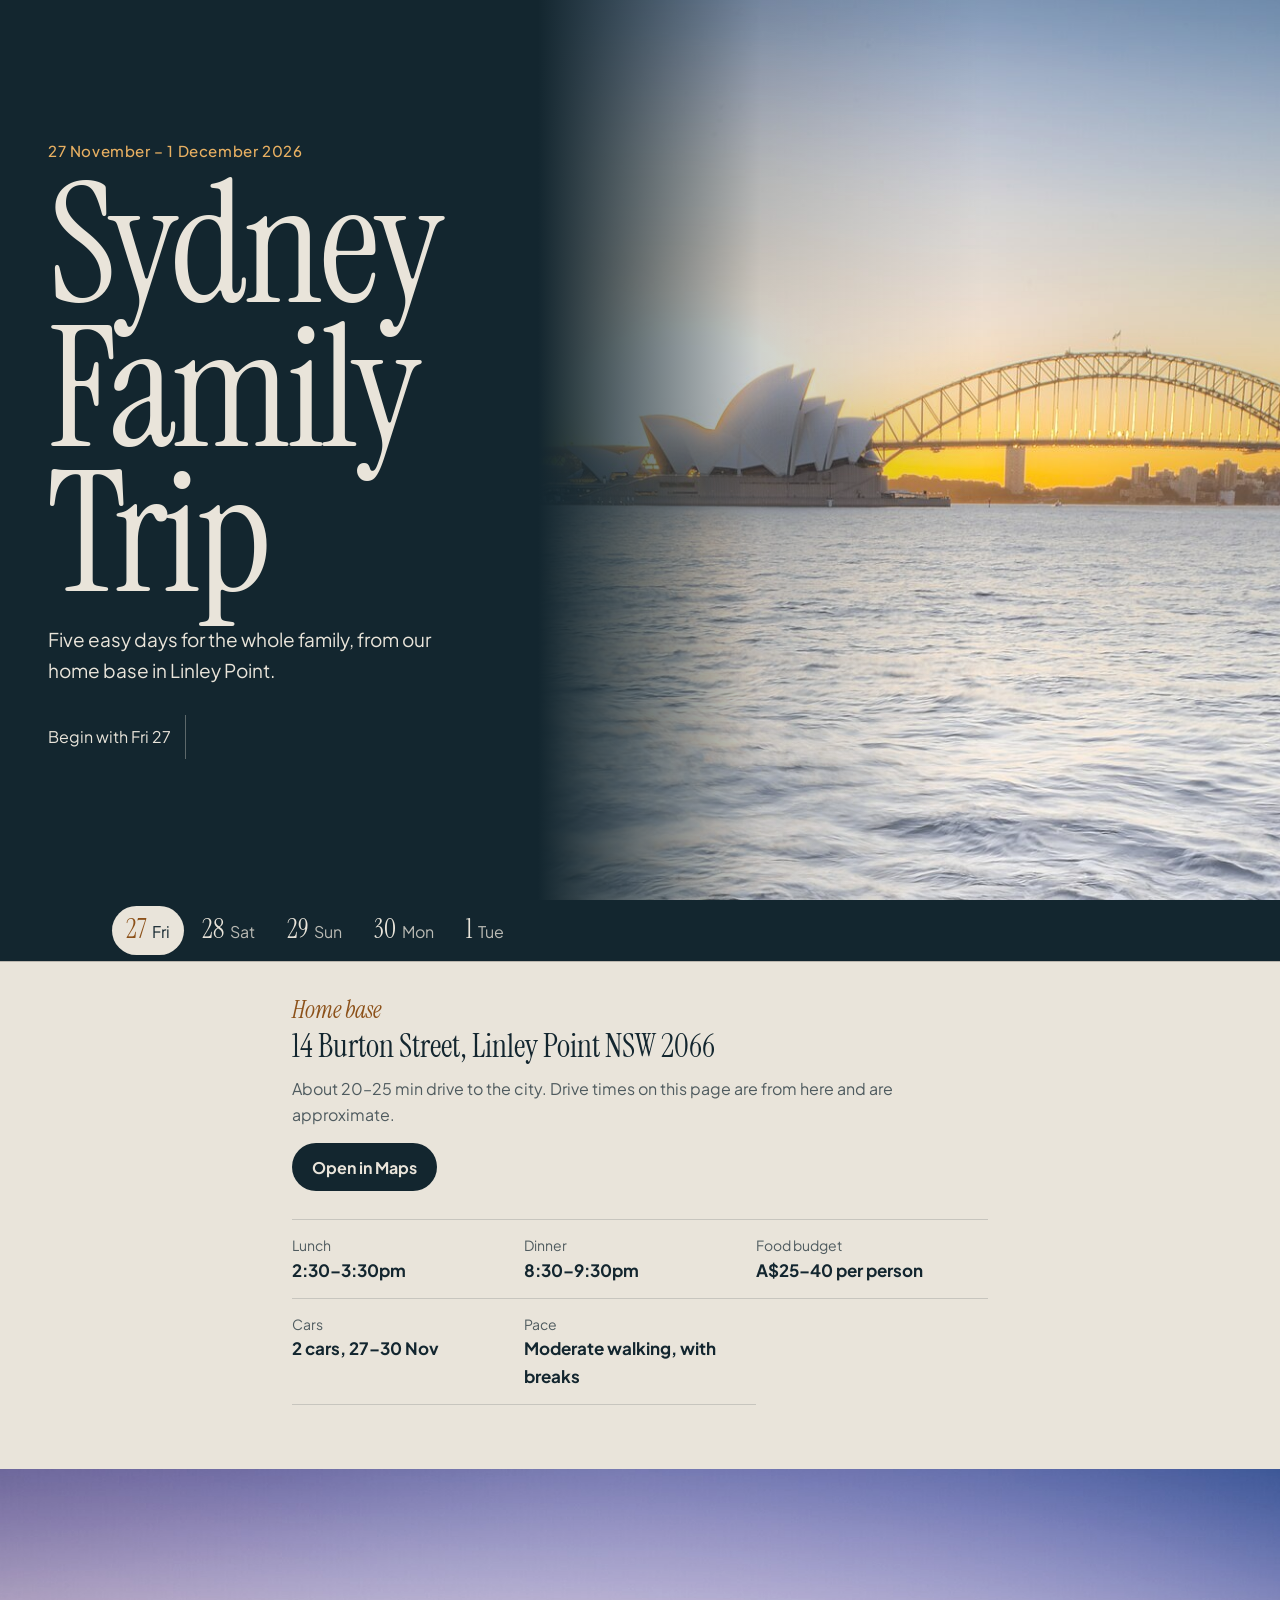
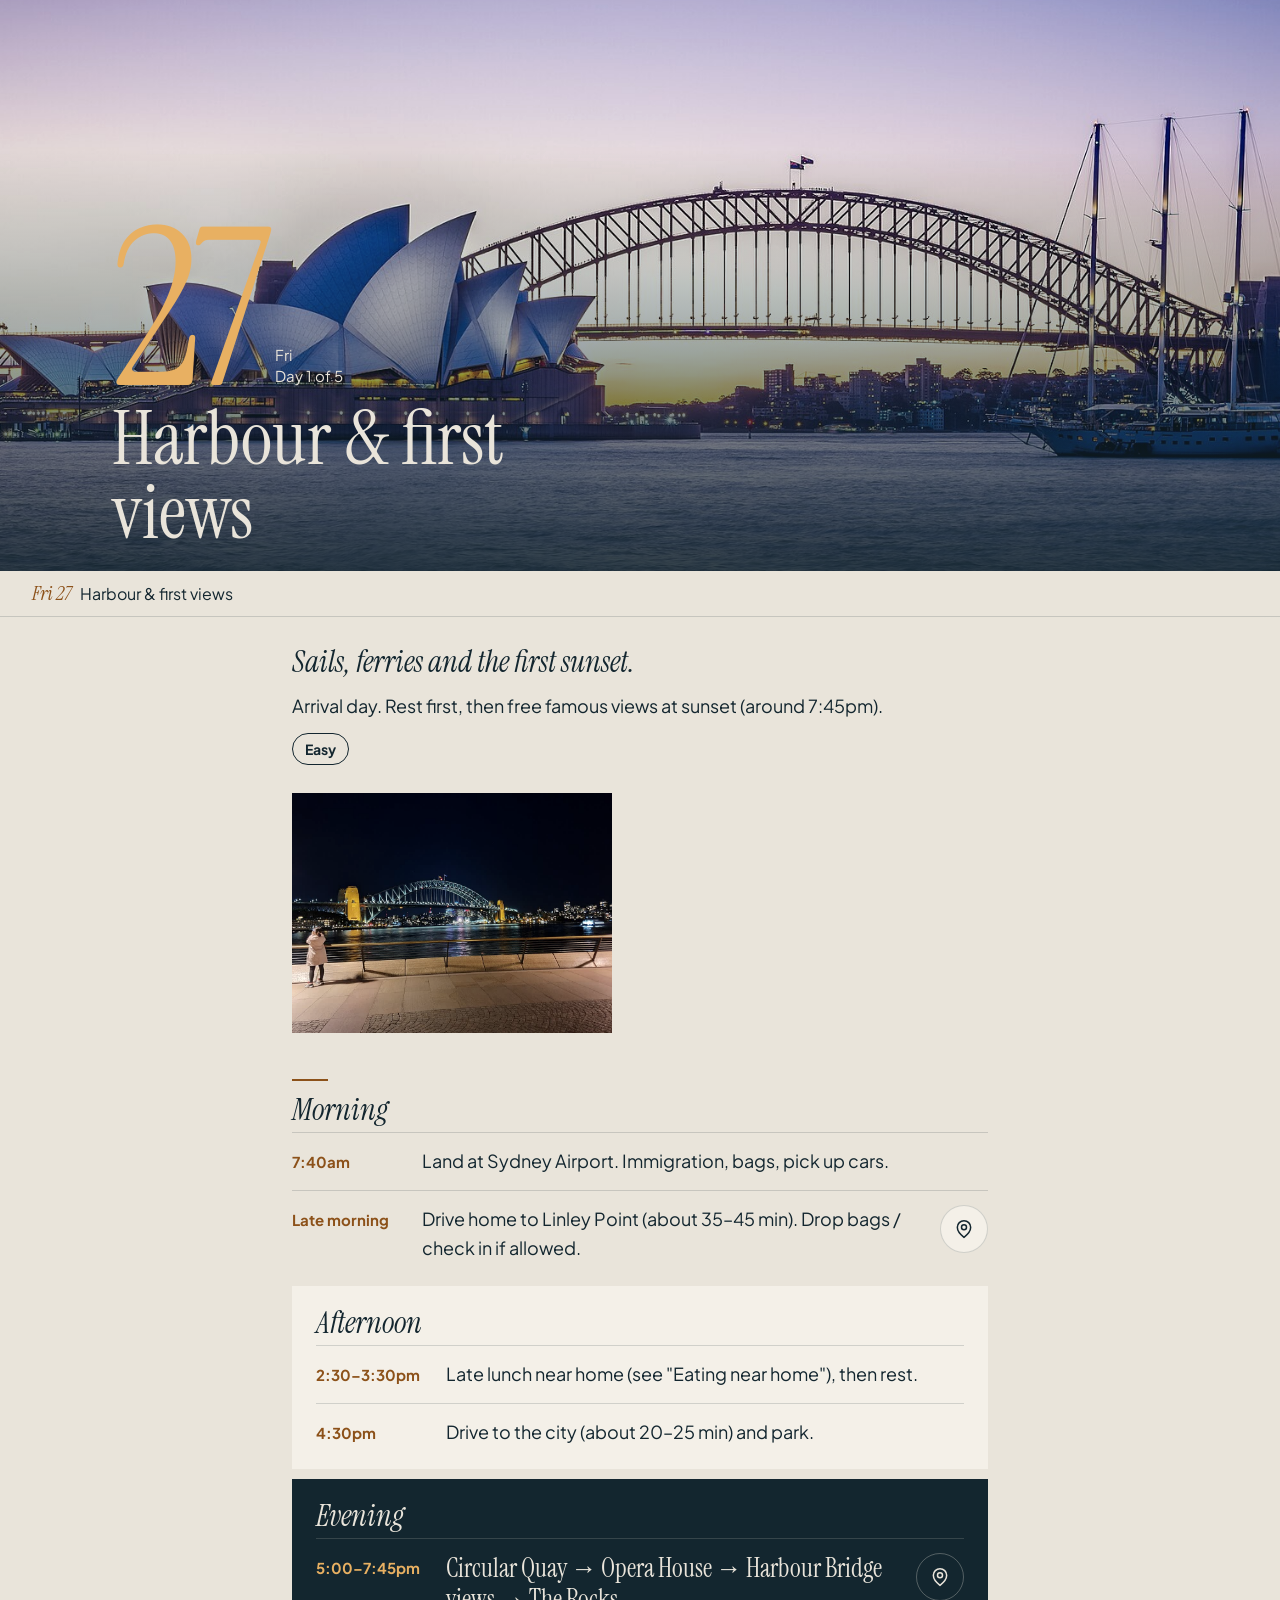
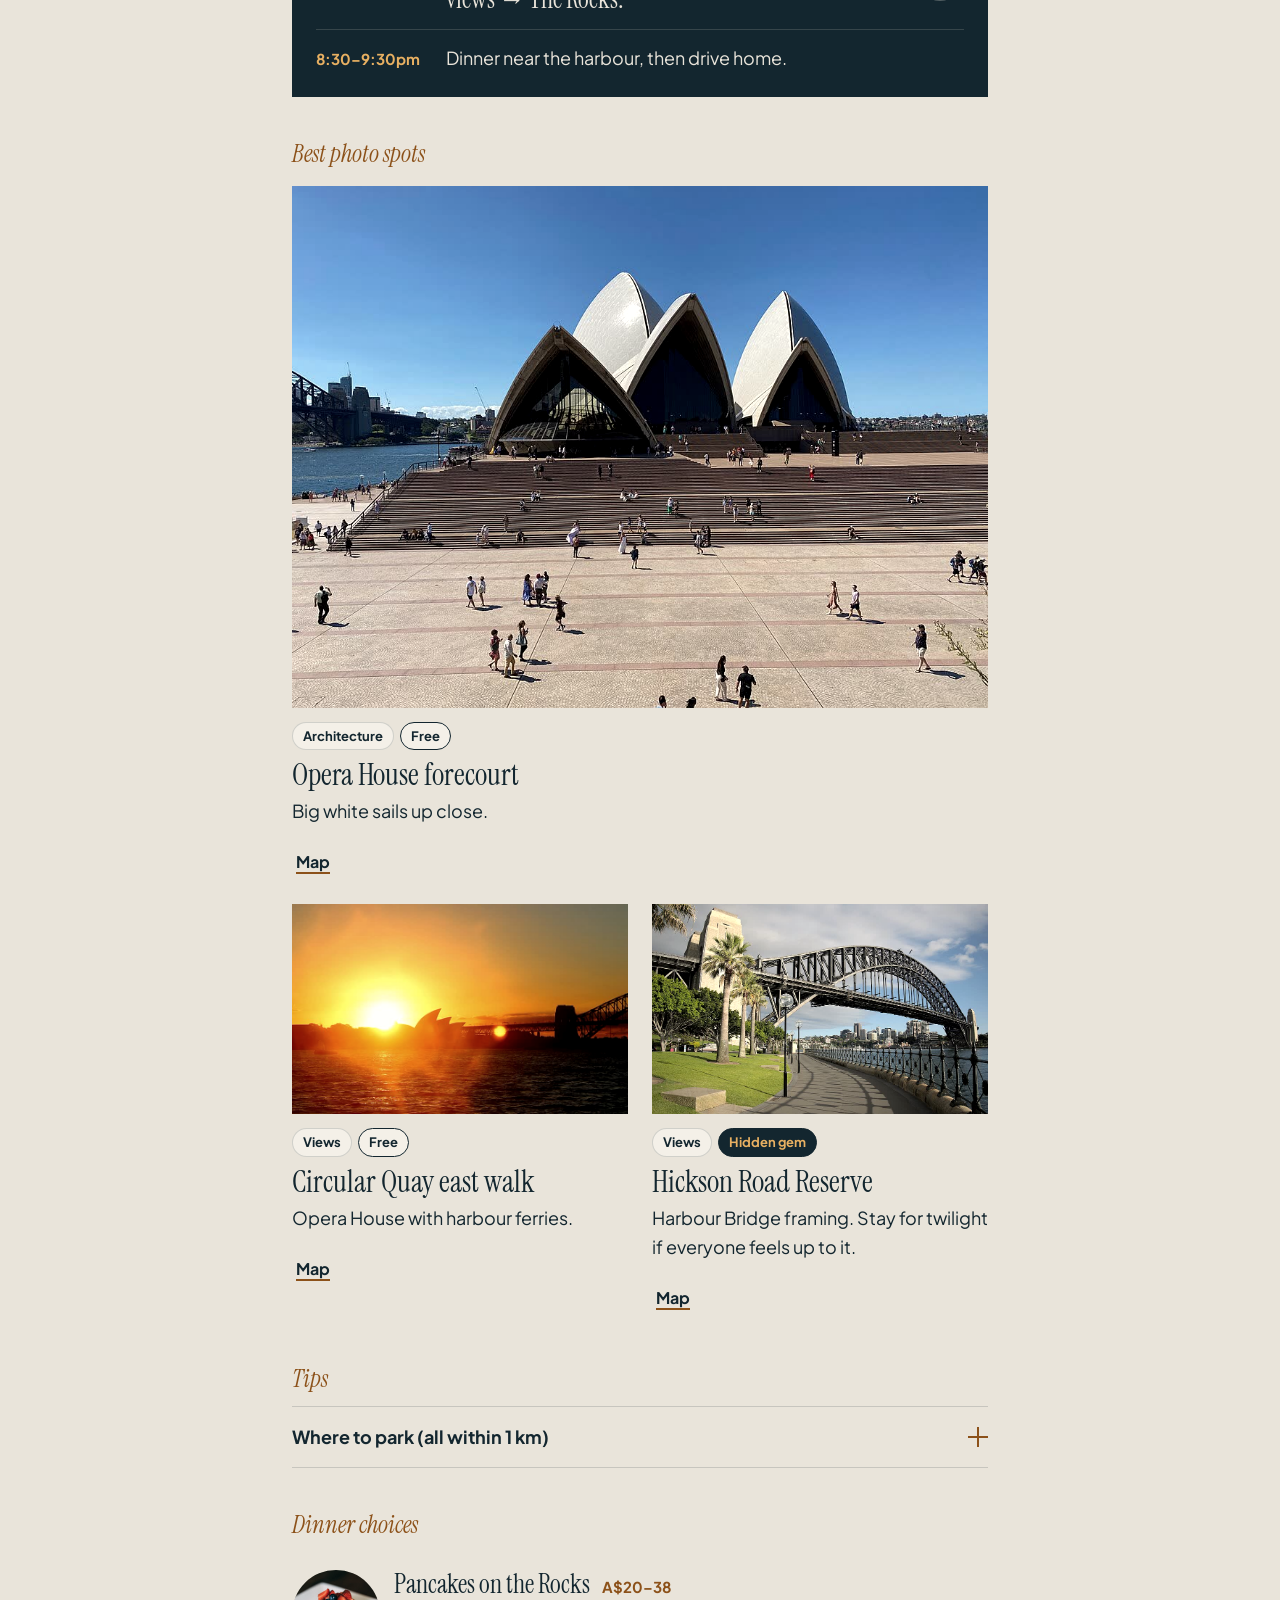
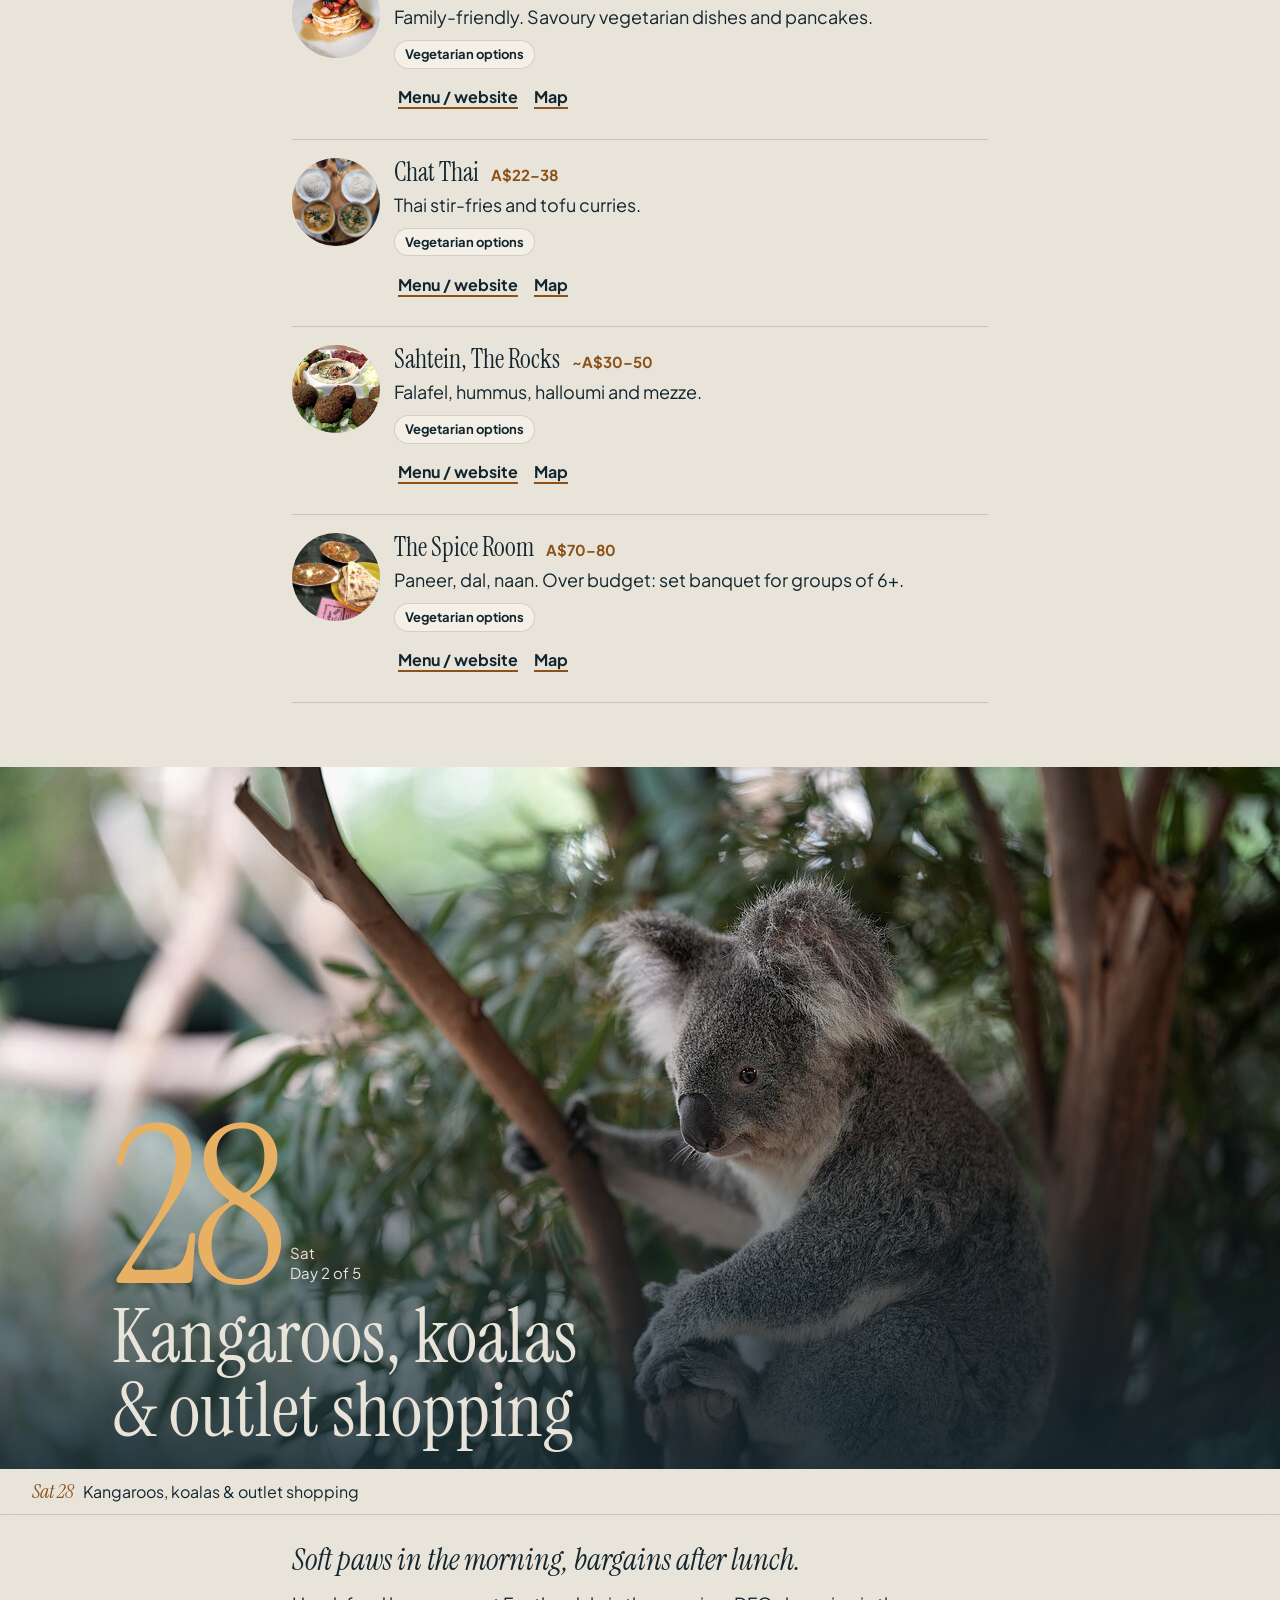
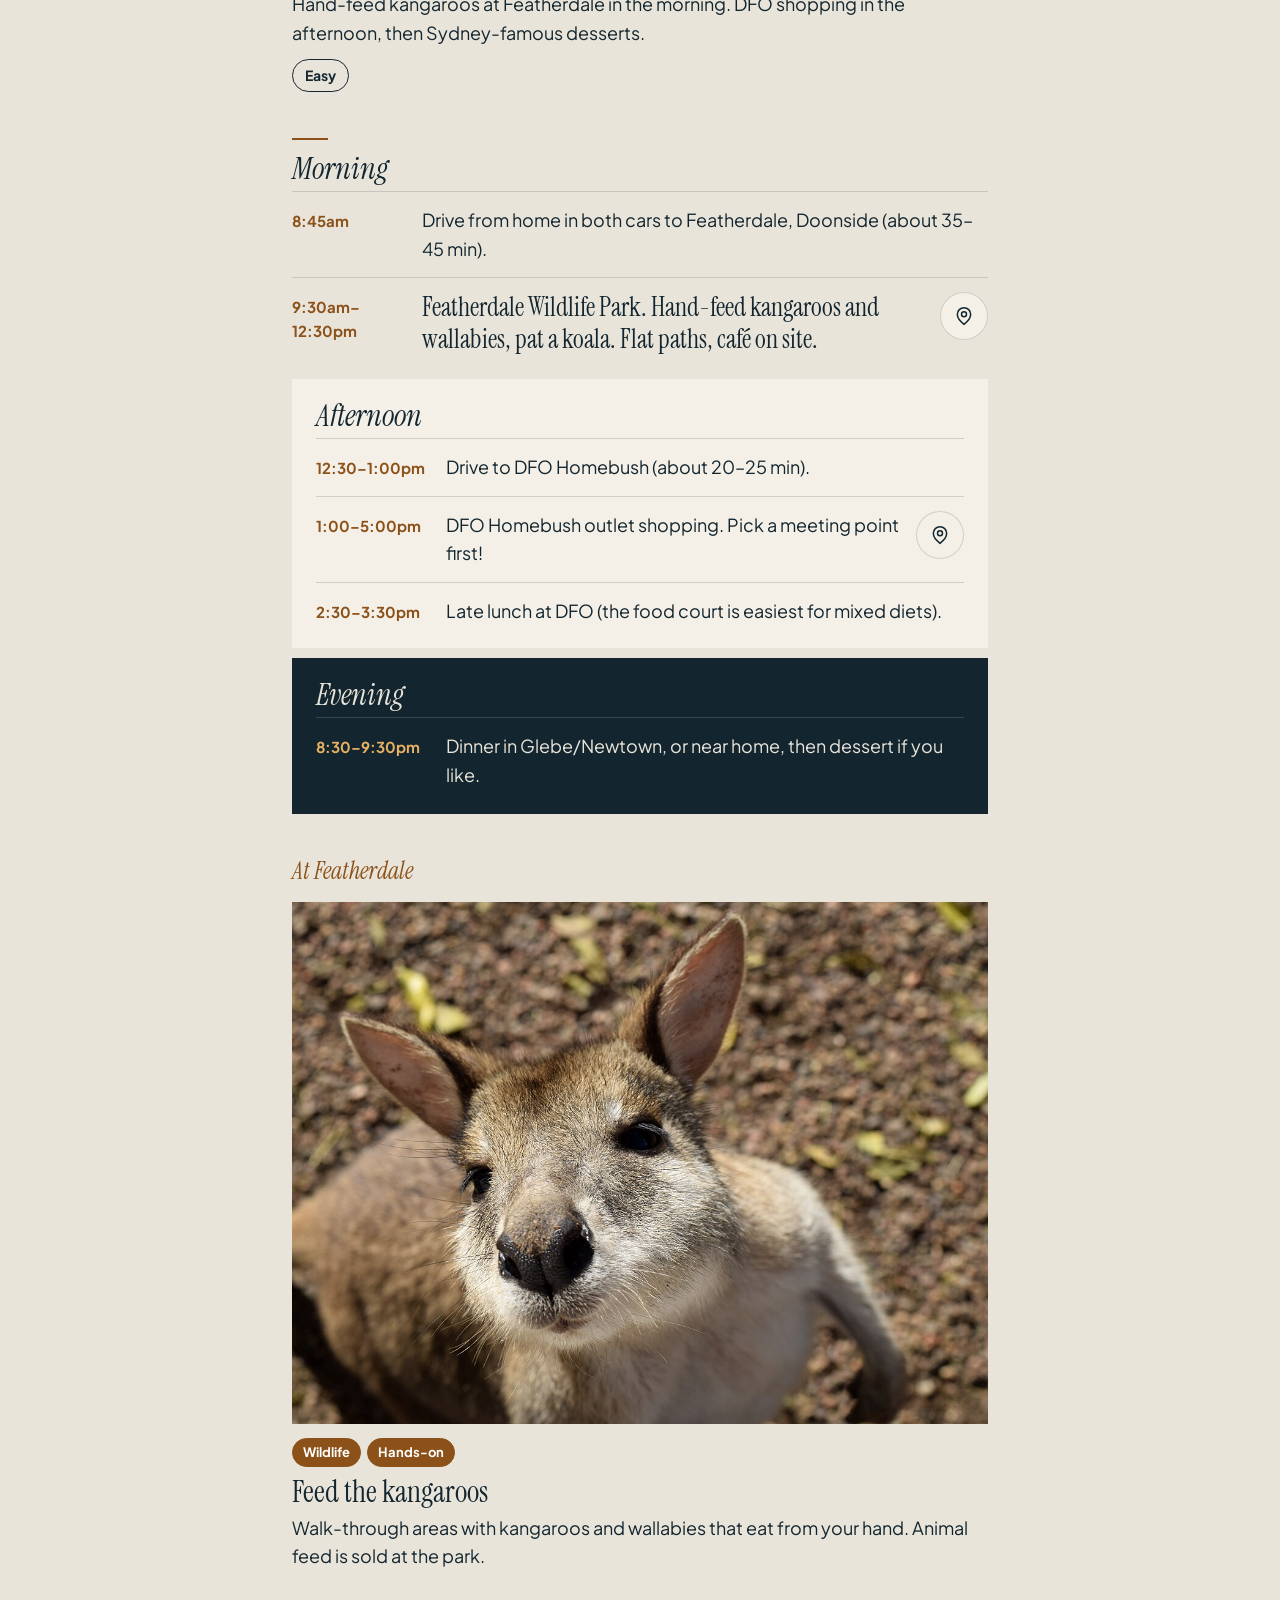
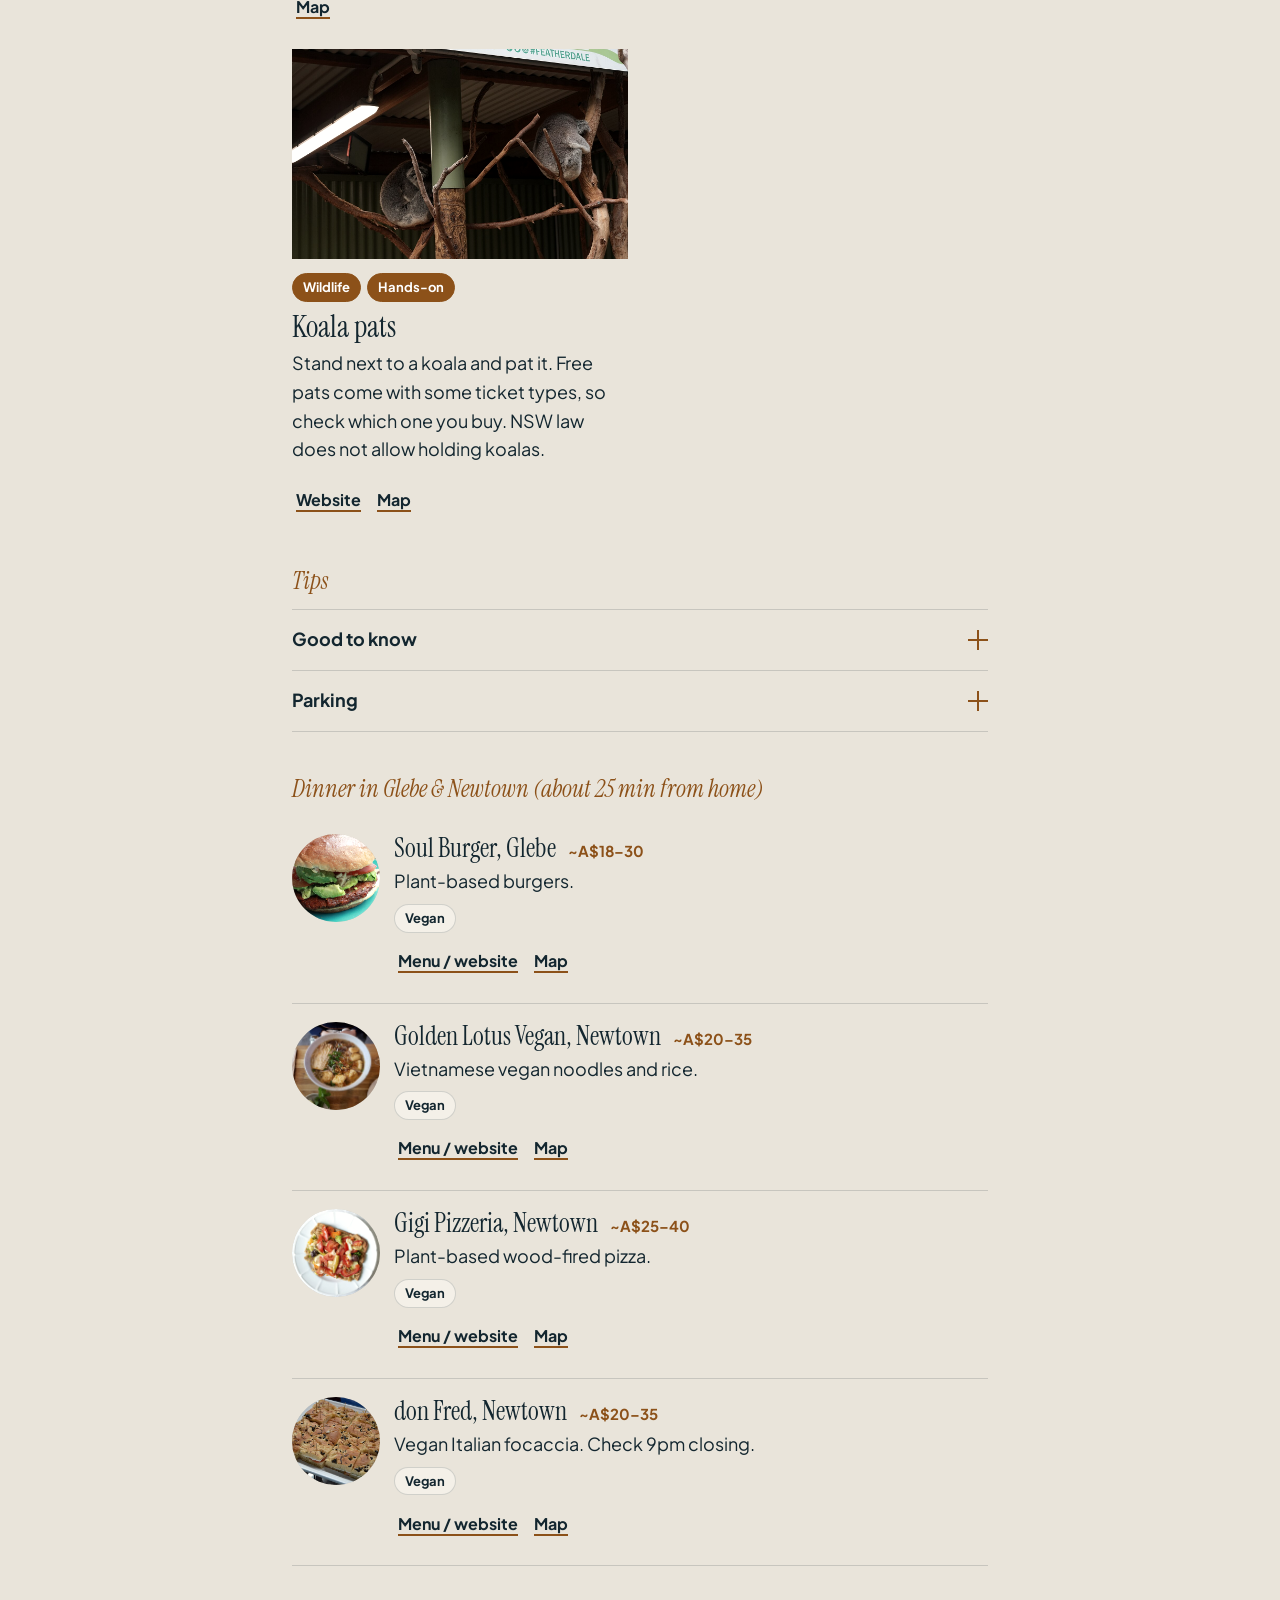
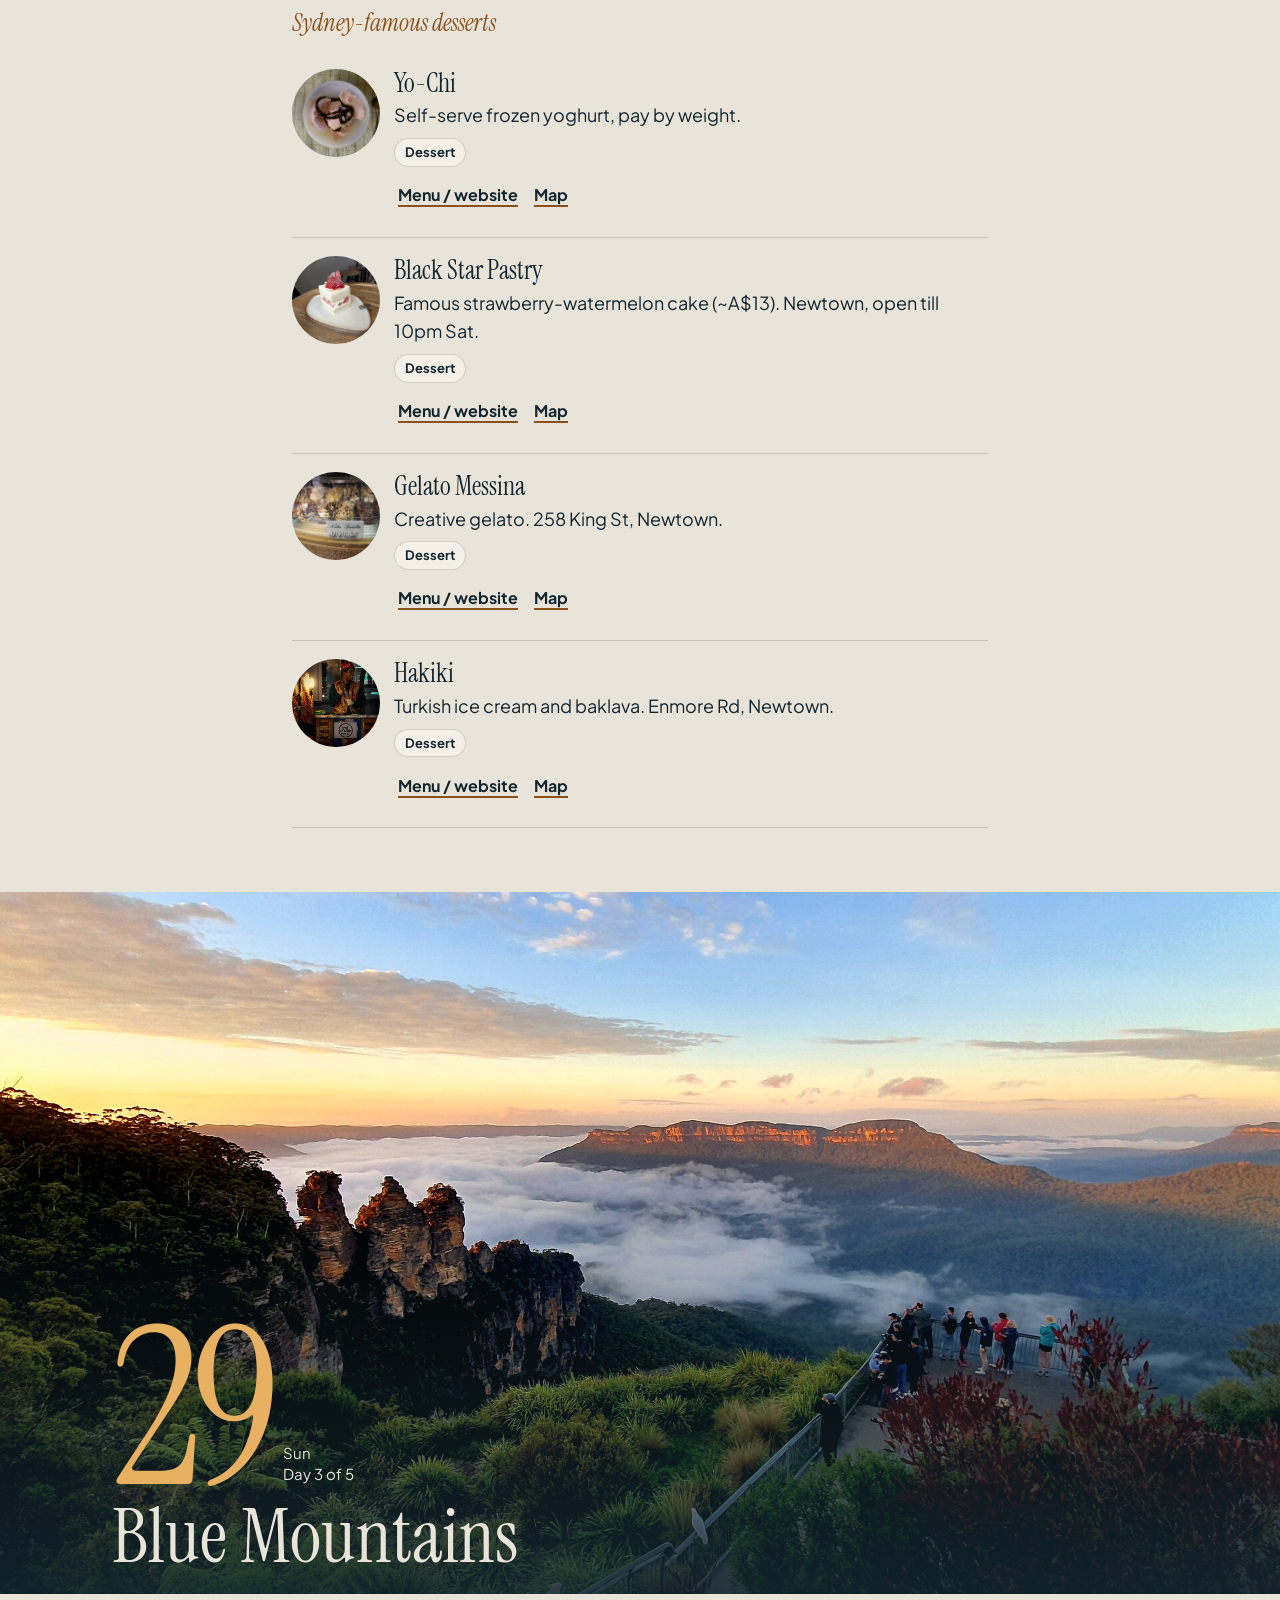
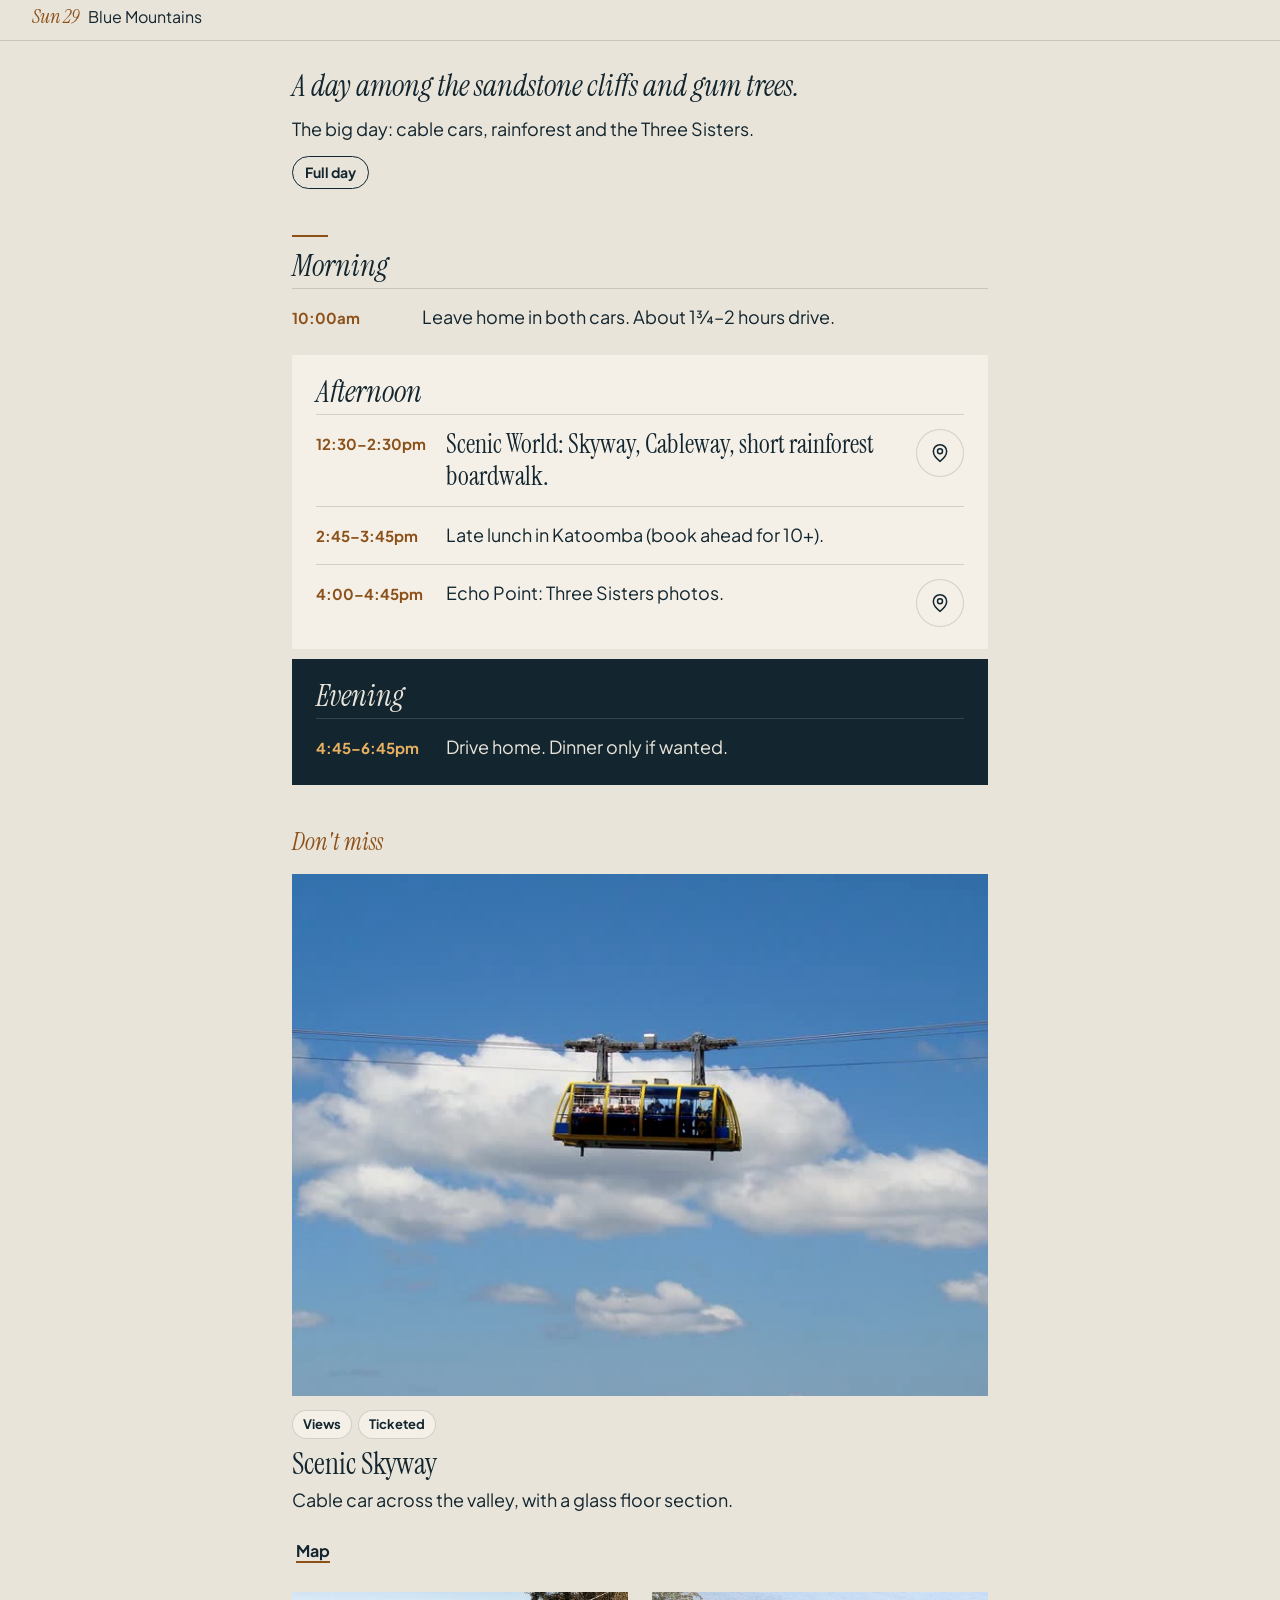
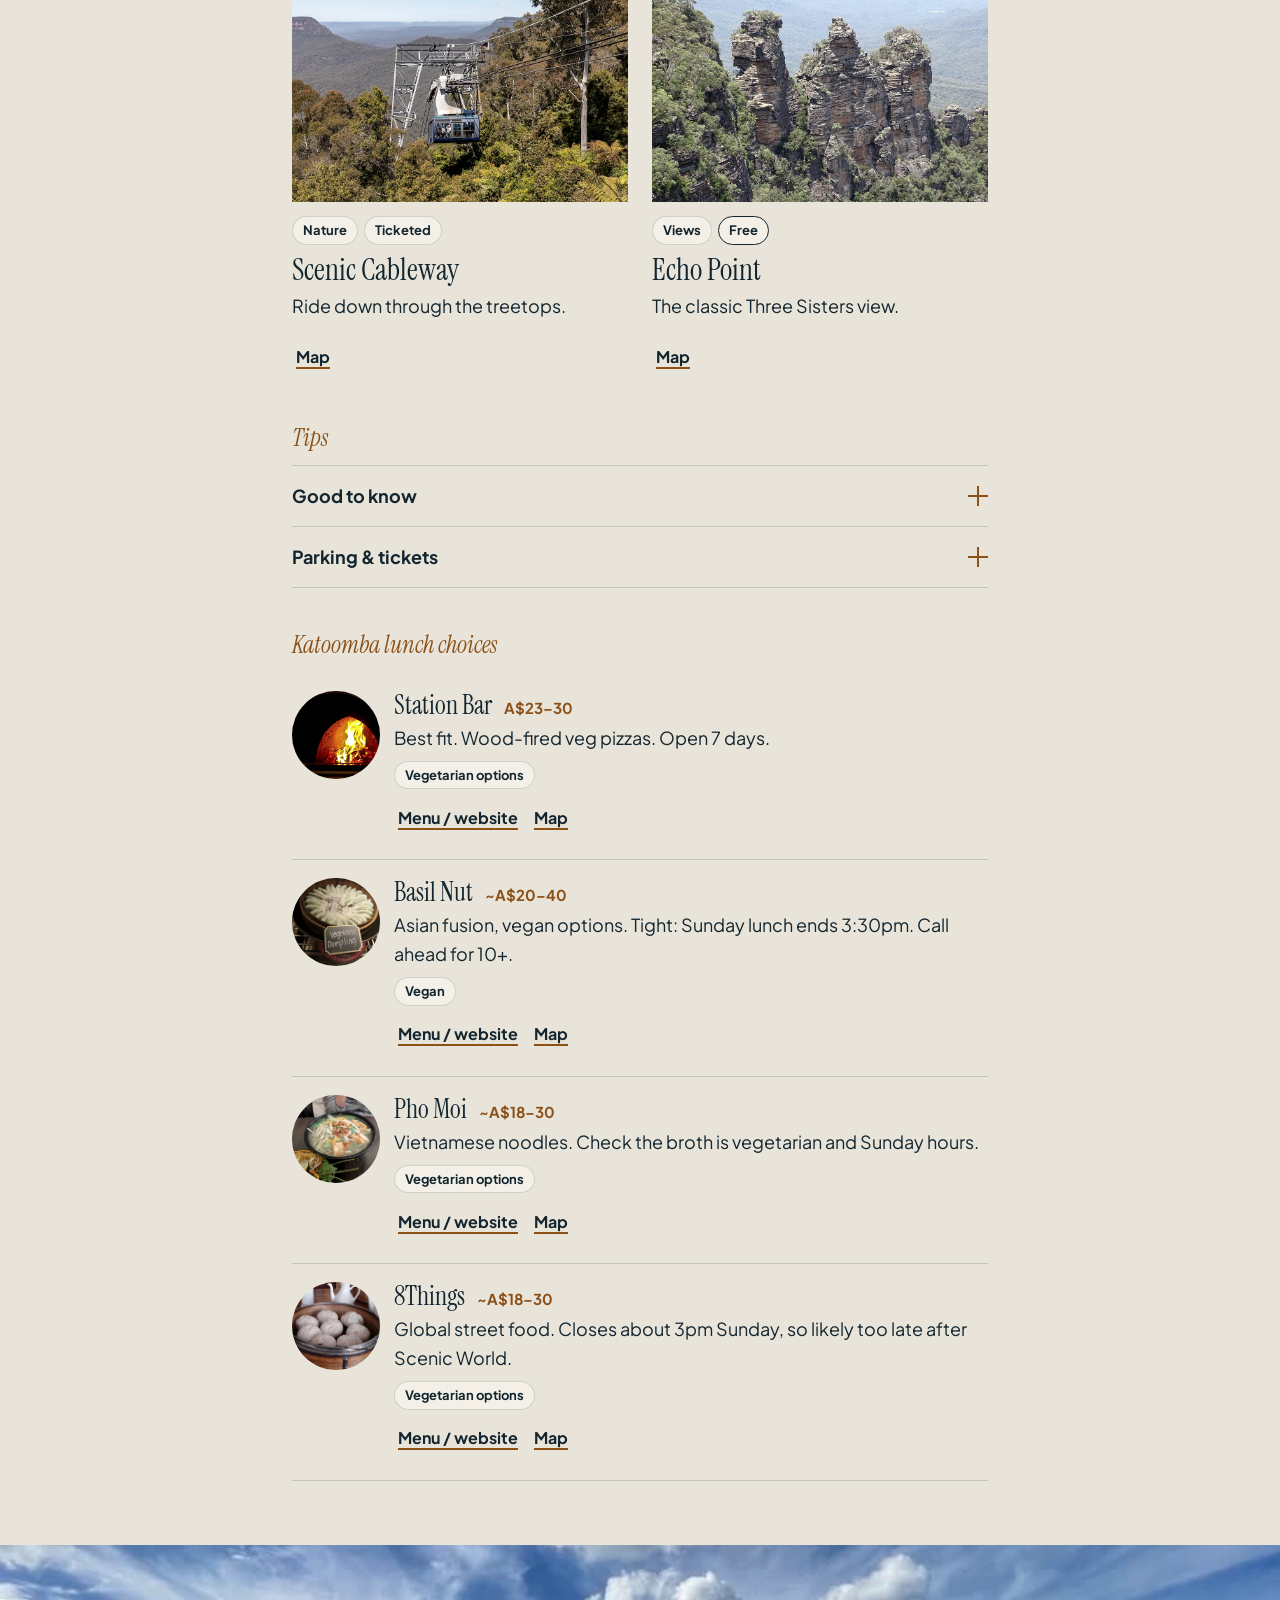
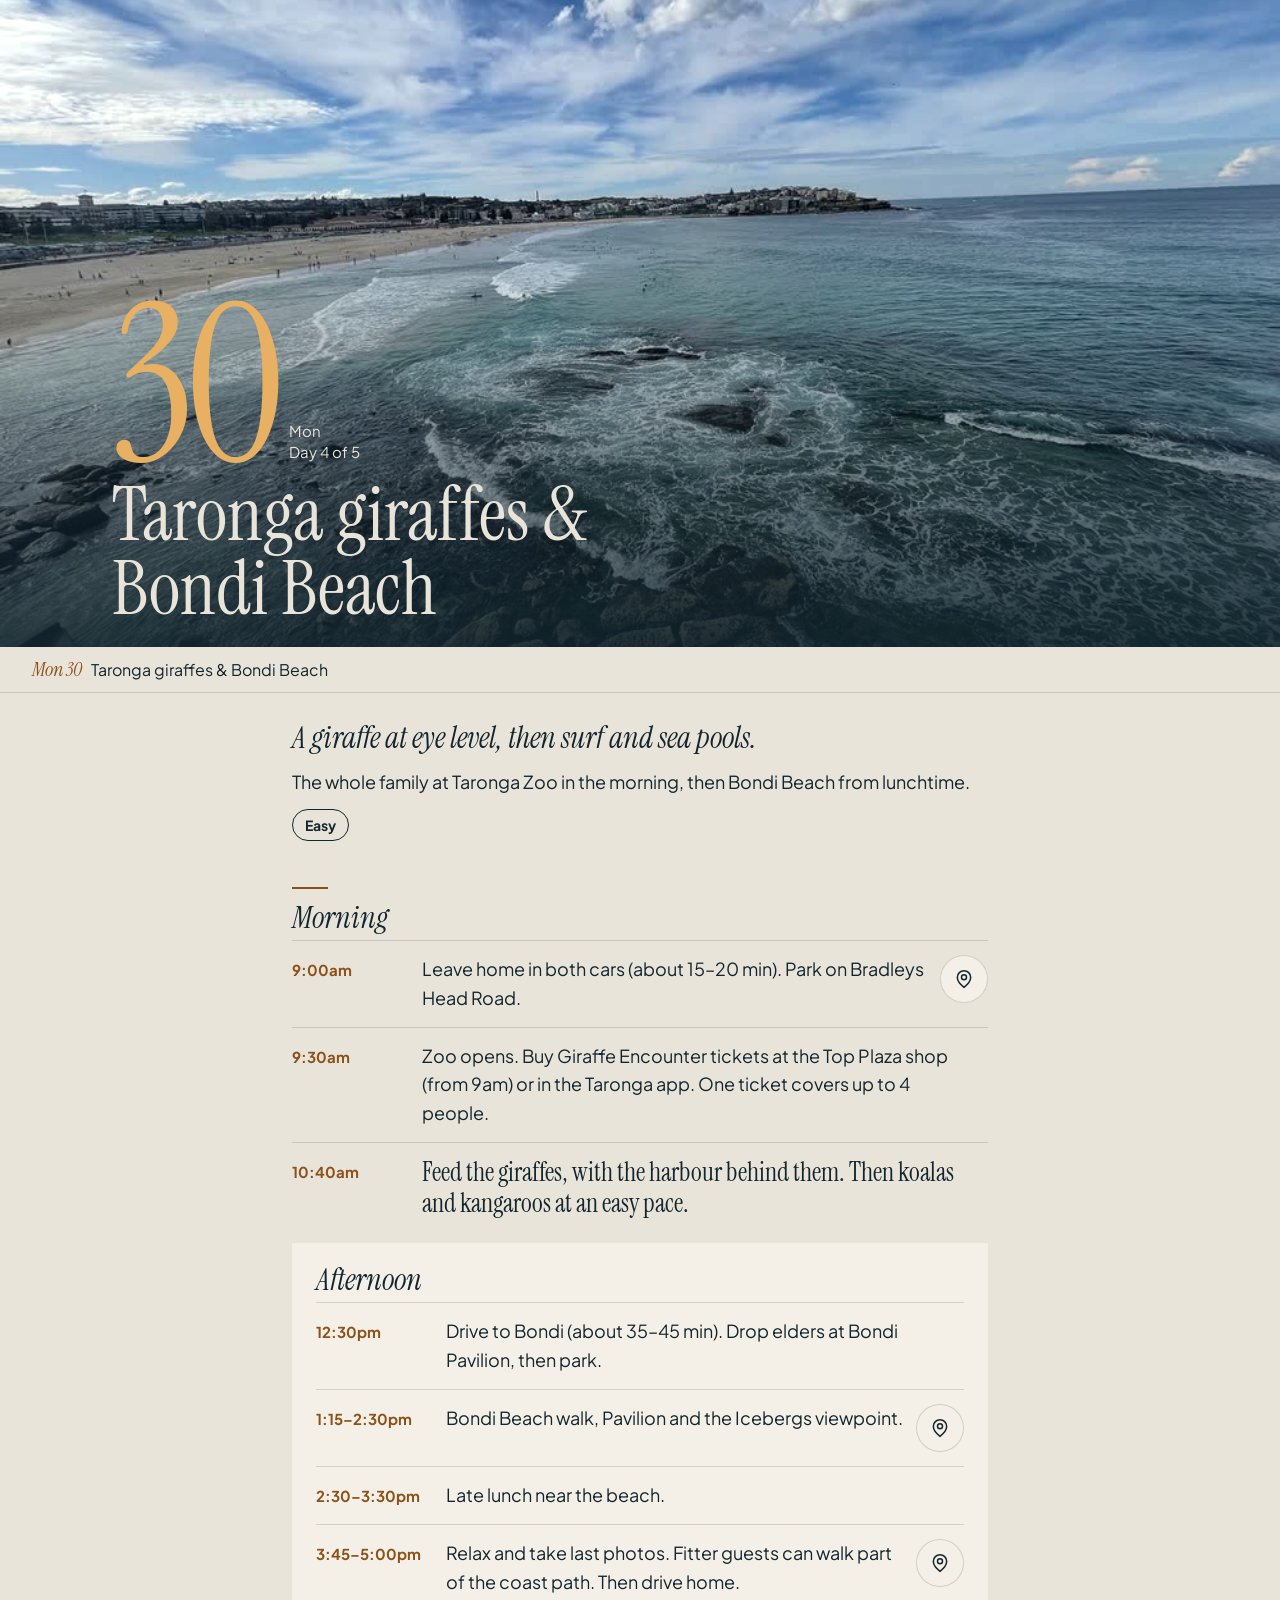
<file: v3/index.html>
<!doctype html>
<html lang="en">
<head>
<meta charset="utf-8">
<meta name="viewport" content="width=device-width, initial-scale=1, viewport-fit=cover">
<meta name="robots" content="noindex, nofollow">
<meta name="theme-color" content="#13262F">
<title>Sydney Family Trip</title>
<link rel="preconnect" href="https://fonts.googleapis.com"><link rel="preconnect" href="https://fonts.gstatic.com" crossorigin>
<link href="https://fonts.googleapis.com/css2?family=Instrument+Serif:ital@0;1&family=Plus+Jakarta+Sans:wght@400;500;700&display=swap" rel="stylesheet">
<link rel="preload" as="image" href="img/harbour.jpg">
<link rel="stylesheet" href="style.css">
<script>document.documentElement.classList.add('js');setTimeout(function(){if(!window.__trip)document.documentElement.classList.remove('js')},2500)</script>
<script defer src="app.js"></script>
</head>
<body>
<a class="skip" href="#main">Skip to the plan</a>
<header class="hero">
  <figure class="hero-ph"><img src="img/harbour.jpg" alt="Opera House and Harbour Bridge at sunset, across the harbour" width="1280" height="940" style="object-position:52% 50%" fetchpriority="high"></figure>
  <div class="hero-text">
    <p class="hero-dates">27 November – 1 December 2026</p>
    <h1>Sydney Family Trip</h1>
    <p class="hero-tag">Five easy days for the whole family, from our home base in Linley Point.</p>
    <a class="cue" href="#fri"><span>Begin with Fri 27</span><i aria-hidden="true"></i></a>
  </div>
</header>
<nav class="jump" aria-label="Jump to a day"><div class="jump-inner"><a href="#fri" data-day="fri"><b>27</b> Fri</a><a href="#sat" data-day="sat"><b>28</b> Sat</a><a href="#sun" data-day="sun"><b>29</b> Sun</a><a href="#mon" data-day="mon"><b>30</b> Mon</a><a href="#tue" data-day="tue"><b>1</b> Tue</a></div></nav>
<main id="main">
  <section class="brief" aria-label="Before you go">
    <div class="home"><p class="home-label">Home base</p><p class="home-addr">14 Burton Street, Linley Point NSW 2066</p><p class="aside">About 20–25 min drive to the city. Drive times on this page are from here and are approximate.</p><a class="btn" href="https://www.google.com/maps/search/?api=1&amp;query=14+Burton+Street+Linley+Point+NSW+2066" target="_blank" rel="noopener">Open in Maps</a></div>
    <dl class="essentials"><div><dt>Lunch</dt><dd>2:30–3:30pm</dd></div><div><dt>Dinner</dt><dd>8:30–9:30pm</dd></div><div><dt>Food budget</dt><dd>A$25–40 per person</dd></div><div><dt>Cars</dt><dd>2 cars, 27–30 Nov</dd></div><div><dt>Pace</dt><dd>Moderate walking, with breaks</dd></div></dl>
  </section>
  <article class="day" id="fri" data-date="2026-11-27" aria-labelledby="fri-title">
  <header class="opener">
    <figure class="ph cover"><img src="img/dusk.jpg" alt="Opera House and Harbour Bridge at dusk" width="1920" height="827" style="object-position:32% 50%" sizes="100vw" loading="lazy" decoding="async"></figure>
    <div class="opener-text reveal">
      <p class="dayline"><span class="num">27</span><span class="dow">Fri<br>Day 1 of 5</span></p>
      <h2 id="fri-title">Harbour &amp; first views</h2>
    </div>
  </header>
  <div class="day-sticky" aria-hidden="true"><span>Fri 27</span> Harbour &amp; first views</div>
  <div class="day-body">
    <div class="standfirst"><p class="deck">Sails, ferries and the first sunset.</p><p>Arrival day. Rest first, then free famous views at sunset (around 7:45pm).</p><span class="pace">Easy</span></div>
    <div class="film" tabindex="0" role="region" aria-label="More photos: Fri 27"><figure class="ph frame"><img src="img/bridge.jpg" alt="Harbour Bridge seen from the Opera House" width="1000" height="750" sizes="(min-width: 760px) 320px, 70vw" loading="lazy" decoding="async"></figure></div><section class="block plan"><h3 class="visually-hidden">Plan for the day</h3><section class="part part-morning" aria-label="Morning"><h4 class="part-label">Morning</h4><ol class="moments"><li class="moment"><span class="when">7:40am</span><div class="what"><p>Land at Sydney Airport. Immigration, bags, pick up cars.</p></div></li><li class="moment"><span class="when">Late morning</span><div class="what"><p>Drive home to Linley Point (about 35–45 min). Drop bags / check in if allowed.</p></div><a class="pin" href="https://www.google.com/maps/search/?api=1&amp;query=14%20Burton%20Street%20Linley%20Point%20NSW%202066" target="_blank" rel="noopener" aria-label="Open in Maps: 14 Burton Street Linley Point NSW 2066"><svg viewBox="0 0 24 24" width="20" height="20" fill="none" stroke="currentColor" stroke-width="1.8" aria-hidden="true"><path d="M20 10c0 6-8 12-8 12S4 16 4 10a8 8 0 1 1 16 0Z"/><circle cx="12" cy="10" r="3"/></svg></a></li></ol></section><section class="part part-afternoon" aria-label="Afternoon"><h4 class="part-label">Afternoon</h4><ol class="moments"><li class="moment"><span class="when">2:30–3:30pm</span><div class="what"><p>Late lunch near home (see &quot;Eating near home&quot;), then rest.</p></div></li><li class="moment"><span class="when">4:30pm</span><div class="what"><p>Drive to the city (about 20–25 min) and park.</p></div></li></ol></section><section class="part part-evening" aria-label="Evening"><h4 class="part-label">Evening</h4><ol class="moments"><li class="moment is-lead"><span class="when">5:00–7:45pm</span><div class="what"><p>Circular Quay → Opera House → Harbour Bridge views → The Rocks.</p></div><a class="pin" href="https://www.google.com/maps/search/?api=1&amp;query=Circular%20Quay%20Sydney" target="_blank" rel="noopener" aria-label="Open in Maps: Circular Quay Sydney"><svg viewBox="0 0 24 24" width="20" height="20" fill="none" stroke="currentColor" stroke-width="1.8" aria-hidden="true"><path d="M20 10c0 6-8 12-8 12S4 16 4 10a8 8 0 1 1 16 0Z"/><circle cx="12" cy="10" r="3"/></svg></a></li><li class="moment"><span class="when">8:30–9:30pm</span><div class="what"><p>Dinner near the harbour, then drive home.</p></div></li></ol></section></section><section class="block"><h3 class="block-title">Best photo spots</h3><article class="place place-feature reveal"><figure class="ph"><img src="img/forecourt.jpg" alt="Opera House forecourt" width="960" height="720" sizes="(min-width: 760px) 720px, 100vw" loading="lazy" decoding="async"></figure><div class="place-text"><ul class="tags"><li class="tag tag-architecture">Architecture</li><li class="tag tag-free">Free</li></ul><h4>Opera House forecourt</h4><p>Big white sails up close.</p><div class="row-actions"><a class="btn btn-quiet" href="https://www.google.com/maps/search/?api=1&amp;query=Sydney%20Opera%20House" target="_blank" rel="noopener">Map</a></div></div></article><div class="place-grid"><article class="place reveal"><figure class="ph"><img src="img/quayeast.jpg" alt="Opera House from Circular Quay" width="960" height="472" sizes="(min-width: 760px) 350px, 100vw" loading="lazy" decoding="async"></figure><div class="place-text"><ul class="tags"><li class="tag tag-views">Views</li><li class="tag tag-free">Free</li></ul><h4>Circular Quay east walk</h4><p>Opera House with harbour ferries.</p><div class="row-actions"><a class="btn btn-quiet" href="https://www.google.com/maps/search/?api=1&amp;query=Circular%20Quay%20East%20Sydney" target="_blank" rel="noopener">Map</a></div></div></article><article class="place reveal"><figure class="ph"><img src="img/hickson.jpg" alt="Sydney Harbour Bridge" width="960" height="626" sizes="(min-width: 760px) 350px, 100vw" loading="lazy" decoding="async"></figure><div class="place-text"><ul class="tags"><li class="tag tag-views">Views</li><li class="tag tag-hidden-gem">Hidden gem</li></ul><h4>Hickson Road Reserve</h4><p>Harbour Bridge framing. Stay for twilight if everyone feels up to it.</p><div class="row-actions"><a class="btn btn-quiet" href="https://www.google.com/maps/search/?api=1&amp;query=Hickson%20Road%20Reserve%20The%20Rocks" target="_blank" rel="noopener">Map</a></div></div></article></div></section>
    <section class="block"><h3 class="block-title">Tips</h3><details class="drawer"><summary><span>Where to park (all within 1 km)</span><span class="plus" aria-hidden="true"></span></summary><div class="drawer-body"><ul class="ledger"><li><div><h5>Wilson car park, 155 George St</h5><p>About 300 m to Circular Quay. Closest to The Rocks dinner spots.</p><p class="cost">Night rate from ~A$24 per car (check what time the night rate starts; arriving at 5pm may cost more)</p></div><div class="row-actions"><a class="btn btn-quiet" href="https://www.wilsonparking.com.au/parking-locations/new-south-wales/sydney-cbd/155-george-st-car-park/" target="_blank" rel="noopener">Info</a><a class="pin" href="https://www.google.com/maps/search/?api=1&amp;query=Wilson%20Parking%20155%20George%20Street%20The%20Rocks" target="_blank" rel="noopener" aria-label="Open in Maps: Wilson car park, 155 George St"><svg viewBox="0 0 24 24" width="20" height="20" fill="none" stroke="currentColor" stroke-width="1.8" aria-hidden="true"><path d="M20 10c0 6-8 12-8 12S4 16 4 10a8 8 0 1 1 16 0Z"/><circle cx="12" cy="10" r="3"/></svg></a></div></li><li><div><h5>Divvy, 93 Macquarie St</h5><p>About 600 m to the Opera House.</p><p class="cost">A$25 per car, Friday evening rate from 6:30pm (pre-book in the Divvy app; arriving before 6:30pm may cost more)</p></div><div class="row-actions"><a class="btn btn-quiet" href="https://www.divvyparking.com/divvy-parking-expands-into-circular-quay-with-new-93-macquarie-street-location/" target="_blank" rel="noopener">Info</a><a class="pin" href="https://www.google.com/maps/search/?api=1&amp;query=93%20Macquarie%20Street%20Sydney" target="_blank" rel="noopener" aria-label="Open in Maps: Divvy, 93 Macquarie St"><svg viewBox="0 0 24 24" width="20" height="20" fill="none" stroke="currentColor" stroke-width="1.8" aria-hidden="true"><path d="M20 10c0 6-8 12-8 12S4 16 4 10a8 8 0 1 1 16 0Z"/><circle cx="12" cy="10" r="3"/></svg></a></div></li><li><div><h5>Opera House car park, 2A Macquarie St</h5><p>Right at the Opera House. Easiest for elders. 2.2 m height limit.</p><p class="cost">From ~A$41 per car if you leave after 7pm (prepay online)</p></div><div class="row-actions"><a class="btn btn-quiet" href="https://www.wilsonparking.com.au/parking-locations/new-south-wales/sydney-cbd/sydney-opera-house-car-park-2A-macquarie-st-sydney/" target="_blank" rel="noopener">Info</a><a class="pin" href="https://www.google.com/maps/search/?api=1&amp;query=Sydney%20Opera%20House%20Car%20Park" target="_blank" rel="noopener" aria-label="Open in Maps: Opera House car park, 2A Macquarie St"><svg viewBox="0 0 24 24" width="20" height="20" fill="none" stroke="currentColor" stroke-width="1.8" aria-hidden="true"><path d="M20 10c0 6-8 12-8 12S4 16 4 10a8 8 0 1 1 16 0Z"/><circle cx="12" cy="10" r="3"/></svg></a></div></li></ul><p class="aside">Sydney has no free tram or free city shuttle right now. Check the price for each car park on the day.</p></div></details></section>
    <section class="block menu-block"><h3 class="block-title">Dinner choices</h3><ul class="menu"><li class="dish"><figure class="ph thumb"><img src="img/pancakes.jpg" alt="Pancakes" width="960" height="640" sizes="88px" loading="lazy" decoding="async"></figure><div class="dish-text"><div class="dish-head"><h4>Pancakes on the Rocks</h4><span class="price">A$20–38</span></div><p>Family-friendly. Savoury vegetarian dishes and pancakes.</p><ul class="tags"><li class="tag tag-vegetarian-options">Vegetarian options</li></ul><div class="row-actions"><a class="btn btn-quiet" href="https://pancakesontherocks.com.au/" target="_blank" rel="noopener">Menu / website</a><a class="btn btn-quiet" href="https://www.google.com/maps/search/?api=1&amp;query=Pancakes%20on%20the%20Rocks%20The%20Rocks%20Sydney" target="_blank" rel="noopener">Map</a></div></div></li><li class="dish"><figure class="ph thumb"><img src="img/thaicurry.jpg" alt="Thai curry" width="960" height="724" sizes="88px" loading="lazy" decoding="async"></figure><div class="dish-text"><div class="dish-head"><h4>Chat Thai</h4><span class="price">A$22–38</span></div><p>Thai stir-fries and tofu curries.</p><ul class="tags"><li class="tag tag-vegetarian-options">Vegetarian options</li></ul><div class="row-actions"><a class="btn btn-quiet" href="https://www.chatthai.com.au/" target="_blank" rel="noopener">Menu / website</a><a class="btn btn-quiet" href="https://www.google.com/maps/search/?api=1&amp;query=Chat%20Thai%20Circular%20Quay" target="_blank" rel="noopener">Map</a></div></div></li><li class="dish"><figure class="ph thumb"><img src="img/mezze.jpg" alt="Falafel and mezze plate" width="960" height="652" sizes="88px" loading="lazy" decoding="async"></figure><div class="dish-text"><div class="dish-head"><h4>Sahtein, The Rocks</h4><span class="price">~A$30–50</span></div><p>Falafel, hummus, halloumi and mezze.</p><ul class="tags"><li class="tag tag-vegetarian-options">Vegetarian options</li></ul><div class="row-actions"><a class="btn btn-quiet" href="https://www.google.com/maps/search/?api=1&amp;query=Sahtein+The+Rocks+Sydney" target="_blank" rel="noopener">Menu / website</a><a class="btn btn-quiet" href="https://www.google.com/maps/search/?api=1&amp;query=Sahtein%20The%20Rocks%20Sydney" target="_blank" rel="noopener">Map</a></div></div></li><li class="dish"><figure class="ph thumb"><img src="img/paneer.jpg" alt="Paneer curry and naan" width="827" height="508" sizes="88px" loading="lazy" decoding="async"></figure><div class="dish-text"><div class="dish-head"><h4>The Spice Room</h4><span class="price">A$70–80</span></div><p>Paneer, dal, naan. Over budget: set banquet for groups of 6+.</p><ul class="tags"><li class="tag tag-vegetarian-options">Vegetarian options</li></ul><div class="row-actions"><a class="btn btn-quiet" href="https://thespiceroom.com.au/contact-us/" target="_blank" rel="noopener">Menu / website</a><a class="btn btn-quiet" href="https://www.google.com/maps/search/?api=1&amp;query=The%20Spice%20Room%20Sydney" target="_blank" rel="noopener">Map</a></div></div></li></ul></section>
  </div>
</article>
<article class="day" id="sat" data-date="2026-11-28" aria-labelledby="sat-title">
  <header class="opener">
    <figure class="ph cover"><img src="img/koala2.jpg" alt="A koala in a gum tree at Featherdale Wildlife Park" width="1280" height="853" style="object-position:62% 45%" sizes="100vw" loading="lazy" decoding="async"></figure>
    <div class="opener-text reveal">
      <p class="dayline"><span class="num">28</span><span class="dow">Sat<br>Day 2 of 5</span></p>
      <h2 id="sat-title">Kangaroos, koalas &amp; outlet shopping</h2>
    </div>
  </header>
  <div class="day-sticky" aria-hidden="true"><span>Sat 28</span> Kangaroos, koalas &amp; outlet shopping</div>
  <div class="day-body">
    <div class="standfirst"><p class="deck">Soft paws in the morning, bargains after lunch.</p><p>Hand-feed kangaroos at Featherdale in the morning. DFO shopping in the afternoon, then Sydney-famous desserts.</p><span class="pace">Easy</span></div>
    <section class="block plan"><h3 class="visually-hidden">Plan for the day</h3><section class="part part-morning" aria-label="Morning"><h4 class="part-label">Morning</h4><ol class="moments"><li class="moment"><span class="when">8:45am</span><div class="what"><p>Drive from home in both cars to Featherdale, Doonside (about 35–45 min).</p></div></li><li class="moment is-lead"><span class="when">9:30am–12:30pm</span><div class="what"><p>Featherdale Wildlife Park. Hand-feed kangaroos and wallabies, pat a koala. Flat paths, café on site.</p></div><a class="pin" href="https://www.google.com/maps/search/?api=1&amp;query=Featherdale%20Sydney%20Wildlife%20Park" target="_blank" rel="noopener" aria-label="Open in Maps: Featherdale Sydney Wildlife Park"><svg viewBox="0 0 24 24" width="20" height="20" fill="none" stroke="currentColor" stroke-width="1.8" aria-hidden="true"><path d="M20 10c0 6-8 12-8 12S4 16 4 10a8 8 0 1 1 16 0Z"/><circle cx="12" cy="10" r="3"/></svg></a></li></ol></section><section class="part part-afternoon" aria-label="Afternoon"><h4 class="part-label">Afternoon</h4><ol class="moments"><li class="moment"><span class="when">12:30–1:00pm</span><div class="what"><p>Drive to DFO Homebush (about 20–25 min).</p></div></li><li class="moment"><span class="when">1:00–5:00pm</span><div class="what"><p>DFO Homebush outlet shopping. Pick a meeting point first!</p></div><a class="pin" href="https://www.google.com/maps/search/?api=1&amp;query=DFO%20Homebush" target="_blank" rel="noopener" aria-label="Open in Maps: DFO Homebush"><svg viewBox="0 0 24 24" width="20" height="20" fill="none" stroke="currentColor" stroke-width="1.8" aria-hidden="true"><path d="M20 10c0 6-8 12-8 12S4 16 4 10a8 8 0 1 1 16 0Z"/><circle cx="12" cy="10" r="3"/></svg></a></li><li class="moment"><span class="when">2:30–3:30pm</span><div class="what"><p>Late lunch at DFO (the food court is easiest for mixed diets).</p></div></li></ol></section><section class="part part-evening" aria-label="Evening"><h4 class="part-label">Evening</h4><ol class="moments"><li class="moment"><span class="when">8:30–9:30pm</span><div class="what"><p>Dinner in Glebe/Newtown, or near home, then dessert if you like.</p></div></li></ol></section></section><section class="block"><h3 class="block-title">At Featherdale</h3><article class="place place-feature reveal"><figure class="ph"><img src="img/roo.jpg" alt="Kangaroo looking up for food" width="1280" height="853" style="object-position:45% 40%" sizes="(min-width: 760px) 720px, 100vw" loading="lazy" decoding="async"></figure><div class="place-text"><ul class="tags"><li class="tag tag-wildlife">Wildlife</li><li class="tag tag-hands-on">Hands-on</li></ul><h4>Feed the kangaroos</h4><p>Walk-through areas with kangaroos and wallabies that eat from your hand. Animal feed is sold at the park.</p><div class="row-actions"><a class="btn btn-quiet" href="https://www.google.com/maps/search/?api=1&amp;query=Featherdale%20Sydney%20Wildlife%20Park" target="_blank" rel="noopener">Map</a></div></div></article><div class="place-grid"><article class="place reveal"><figure class="ph"><img src="img/koala.jpg" alt="A koala at Featherdale Wildlife Park" width="1280" height="853" sizes="(min-width: 760px) 350px, 100vw" loading="lazy" decoding="async"></figure><div class="place-text"><ul class="tags"><li class="tag tag-wildlife">Wildlife</li><li class="tag tag-hands-on">Hands-on</li></ul><h4>Koala pats</h4><p>Stand next to a koala and pat it. Free pats come with some ticket types, so check which one you buy. NSW law does not allow holding koalas.</p><div class="row-actions"><a class="btn btn-quiet" href="https://www.featherdale.com.au/visit" target="_blank" rel="noopener">Website</a><a class="btn btn-quiet" href="https://www.google.com/maps/search/?api=1&amp;query=Featherdale%20Sydney%20Wildlife%20Park" target="_blank" rel="noopener">Map</a></div></div></article></div></section>
    <section class="block"><h3 class="block-title">Tips</h3><details class="drawer"><summary><span>Good to know</span><span class="plus" aria-hidden="true"></span></summary><div class="drawer-body"><p>Open 8am–5pm every day, last entry 4pm. Adult tickets are about A$40–49. Check the price and buy online before you go.</p></div></details><details class="drawer"><summary><span>Parking</span><span class="plus" aria-hidden="true"></span></summary><div class="drawer-body"><ul class="ledger"><li><div><h5>Featherdale car park</h5><p>On site, 217 Kildare Road, Doonside.</p><p class="cost">Check the signs on arrival</p></div><div class="row-actions"><a class="btn btn-quiet" href="https://www.featherdale.com.au/visit" target="_blank" rel="noopener">Info</a><a class="pin" href="https://www.google.com/maps/search/?api=1&amp;query=Featherdale%20Sydney%20Wildlife%20Park" target="_blank" rel="noopener" aria-label="Open in Maps: Featherdale car park"><svg viewBox="0 0 24 24" width="20" height="20" fill="none" stroke="currentColor" stroke-width="1.8" aria-hidden="true"><path d="M20 10c0 6-8 12-8 12S4 16 4 10a8 8 0 1 1 16 0Z"/><circle cx="12" cy="10" r="3"/></svg></a></div></li><li><div><h5>DFO Homebush car park</h5><p>At the shops.</p><p class="cost">First 2 hours free. About 4 hours (shopping + lunch): check the rate at the machine</p></div><div class="row-actions"><a class="btn btn-quiet" href="https://www.homebush.dfo.com.au/directions/parking-at-homebush" target="_blank" rel="noopener">Info</a><a class="pin" href="https://www.google.com/maps/search/?api=1&amp;query=DFO%20Homebush" target="_blank" rel="noopener" aria-label="Open in Maps: DFO Homebush car park"><svg viewBox="0 0 24 24" width="20" height="20" fill="none" stroke="currentColor" stroke-width="1.8" aria-hidden="true"><path d="M20 10c0 6-8 12-8 12S4 16 4 10a8 8 0 1 1 16 0Z"/><circle cx="12" cy="10" r="3"/></svg></a></div></li></ul><p class="aside">Money tip: the first 2 hours at DFO are free, so a car that leaves early pays nothing.</p></div></details></section>
    <section class="block menu-block"><h3 class="block-title">Dinner in Glebe &amp; Newtown (about 25 min from home)</h3><ul class="menu"><li class="dish"><figure class="ph thumb"><img src="img/vegburger.jpg" alt="Plant-based burger" width="960" height="660" sizes="88px" loading="lazy" decoding="async"></figure><div class="dish-text"><div class="dish-head"><h4>Soul Burger, Glebe</h4><span class="price">~A$18–30</span></div><p>Plant-based burgers.</p><ul class="tags"><li class="tag tag-vegan">Vegan</li></ul><div class="row-actions"><a class="btn btn-quiet" href="https://www.soulburger.com.au/glebe" target="_blank" rel="noopener">Menu / website</a><a class="btn btn-quiet" href="https://www.google.com/maps/search/?api=1&amp;query=Soul%20Burger%20Glebe" target="_blank" rel="noopener">Map</a></div></div></li><li class="dish"><figure class="ph thumb"><img src="img/vnnoodle.jpg" alt="Tofu noodle bowl" width="960" height="720" sizes="88px" loading="lazy" decoding="async"></figure><div class="dish-text"><div class="dish-head"><h4>Golden Lotus Vegan, Newtown</h4><span class="price">~A$20–35</span></div><p>Vietnamese vegan noodles and rice.</p><ul class="tags"><li class="tag tag-vegan">Vegan</li></ul><div class="row-actions"><a class="btn btn-quiet" href="https://www.goldenlotus-vegan.com/" target="_blank" rel="noopener">Menu / website</a><a class="btn btn-quiet" href="https://www.google.com/maps/search/?api=1&amp;query=Golden%20Lotus%20Vegan%20Newtown" target="_blank" rel="noopener">Map</a></div></div></li><li class="dish"><figure class="ph thumb"><img src="img/pizza.jpg" alt="Vegetarian pizza" width="960" height="762" sizes="88px" loading="lazy" decoding="async"></figure><div class="dish-text"><div class="dish-head"><h4>Gigi Pizzeria, Newtown</h4><span class="price">~A$25–40</span></div><p>Plant-based wood-fired pizza.</p><ul class="tags"><li class="tag tag-vegan">Vegan</li></ul><div class="row-actions"><a class="btn btn-quiet" href="https://www.broadsheet.com.au/sydney/restaurants/gigi-pizzeria" target="_blank" rel="noopener">Menu / website</a><a class="btn btn-quiet" href="https://www.google.com/maps/search/?api=1&amp;query=Gigi%20Pizzeria%20Newtown" target="_blank" rel="noopener">Map</a></div></div></li><li class="dish"><figure class="ph thumb"><img src="img/focaccia.jpg" alt="Focaccia sandwich" width="960" height="638" sizes="88px" loading="lazy" decoding="async"></figure><div class="dish-text"><div class="dish-head"><h4>don Fred, Newtown</h4><span class="price">~A$20–35</span></div><p>Vegan Italian focaccia. Check 9pm closing.</p><ul class="tags"><li class="tag tag-vegan">Vegan</li></ul><div class="row-actions"><a class="btn btn-quiet" href="https://www.donfred.com.au/" target="_blank" rel="noopener">Menu / website</a><a class="btn btn-quiet" href="https://www.google.com/maps/search/?api=1&amp;query=don%20Fred%20Newtown" target="_blank" rel="noopener">Map</a></div></div></li></ul></section><section class="block menu-block"><h3 class="block-title">Sydney-famous desserts</h3><ul class="menu"><li class="dish"><figure class="ph thumb"><img src="img/froyo.jpg" alt="Frozen yoghurt" width="960" height="720" sizes="88px" loading="lazy" decoding="async"></figure><div class="dish-text"><div class="dish-head"><h4>Yo-Chi</h4></div><p>Self-serve frozen yoghurt, pay by weight.</p><ul class="tags"><li class="tag tag-dessert">Dessert</li></ul><div class="row-actions"><a class="btn btn-quiet" href="https://yochi.com.au/yochi-venues/" target="_blank" rel="noopener">Menu / website</a><a class="btn btn-quiet" href="https://www.google.com/maps/search/?api=1&amp;query=Yo-Chi%20Newtown" target="_blank" rel="noopener">Map</a></div></div></li><li class="dish"><figure class="ph thumb"><img src="img/bscake.jpg" alt="Strawberry cream cake" width="960" height="724" sizes="88px" loading="lazy" decoding="async"></figure><div class="dish-text"><div class="dish-head"><h4>Black Star Pastry</h4></div><p>Famous strawberry-watermelon cake (~A$13). Newtown, open till 10pm Sat.</p><ul class="tags"><li class="tag tag-dessert">Dessert</li></ul><div class="row-actions"><a class="btn btn-quiet" href="https://blackstarpastry.com/pages/locations" target="_blank" rel="noopener">Menu / website</a><a class="btn btn-quiet" href="https://www.google.com/maps/search/?api=1&amp;query=Black%20Star%20Pastry%20Newtown" target="_blank" rel="noopener">Map</a></div></div></li><li class="dish"><figure class="ph thumb"><img src="img/gelato.jpg" alt="Gelato" width="960" height="720" sizes="88px" loading="lazy" decoding="async"></figure><div class="dish-text"><div class="dish-head"><h4>Gelato Messina</h4></div><p>Creative gelato. 258 King St, Newtown.</p><ul class="tags"><li class="tag tag-dessert">Dessert</li></ul><div class="row-actions"><a class="btn btn-quiet" href="https://gelatomessina.com/pages/stores" target="_blank" rel="noopener">Menu / website</a><a class="btn btn-quiet" href="https://www.google.com/maps/search/?api=1&amp;query=Gelato%20Messina%20Newtown" target="_blank" rel="noopener">Map</a></div></div></li><li class="dish"><figure class="ph thumb"><img src="img/dondurma.jpg" alt="Turkish ice cream" width="960" height="642" sizes="88px" loading="lazy" decoding="async"></figure><div class="dish-text"><div class="dish-head"><h4>Hakiki</h4></div><p>Turkish ice cream and baklava. Enmore Rd, Newtown.</p><ul class="tags"><li class="tag tag-dessert">Dessert</li></ul><div class="row-actions"><a class="btn btn-quiet" href="https://www.google.com/maps/search/?api=1&amp;query=Hakiki+Newtown" target="_blank" rel="noopener">Menu / website</a><a class="btn btn-quiet" href="https://www.google.com/maps/search/?api=1&amp;query=Hakiki%20Newtown" target="_blank" rel="noopener">Map</a></div></div></li></ul></section>
  </div>
</article>
<article class="day" id="sun" data-date="2026-11-29" aria-labelledby="sun-title">
  <header class="opener">
    <figure class="ph cover"><img src="img/sisters.jpg" alt="The Three Sisters at sunrise, with mist in the Jamison Valley" width="1920" height="1440" style="object-position:30% 55%" sizes="100vw" loading="lazy" decoding="async"></figure>
    <div class="opener-text reveal">
      <p class="dayline"><span class="num">29</span><span class="dow">Sun<br>Day 3 of 5</span></p>
      <h2 id="sun-title">Blue Mountains</h2>
    </div>
  </header>
  <div class="day-sticky" aria-hidden="true"><span>Sun 29</span> Blue Mountains</div>
  <div class="day-body">
    <div class="standfirst"><p class="deck">A day among the sandstone cliffs and gum trees.</p><p>The big day: cable cars, rainforest and the Three Sisters.</p><span class="pace">Full day</span></div>
    <section class="block plan"><h3 class="visually-hidden">Plan for the day</h3><section class="part part-morning" aria-label="Morning"><h4 class="part-label">Morning</h4><ol class="moments"><li class="moment"><span class="when">10:00am</span><div class="what"><p>Leave home in both cars. About 1¾–2 hours drive.</p></div></li></ol></section><section class="part part-afternoon" aria-label="Afternoon"><h4 class="part-label">Afternoon</h4><ol class="moments"><li class="moment is-lead"><span class="when">12:30–2:30pm</span><div class="what"><p>Scenic World: Skyway, Cableway, short rainforest boardwalk.</p></div><a class="pin" href="https://www.google.com/maps/search/?api=1&amp;query=Scenic%20World%20Katoomba" target="_blank" rel="noopener" aria-label="Open in Maps: Scenic World Katoomba"><svg viewBox="0 0 24 24" width="20" height="20" fill="none" stroke="currentColor" stroke-width="1.8" aria-hidden="true"><path d="M20 10c0 6-8 12-8 12S4 16 4 10a8 8 0 1 1 16 0Z"/><circle cx="12" cy="10" r="3"/></svg></a></li><li class="moment"><span class="when">2:45–3:45pm</span><div class="what"><p>Late lunch in Katoomba (book ahead for 10+).</p></div></li><li class="moment"><span class="when">4:00–4:45pm</span><div class="what"><p>Echo Point: Three Sisters photos.</p></div><a class="pin" href="https://www.google.com/maps/search/?api=1&amp;query=Echo%20Point%20Lookout%20Katoomba" target="_blank" rel="noopener" aria-label="Open in Maps: Echo Point Lookout Katoomba"><svg viewBox="0 0 24 24" width="20" height="20" fill="none" stroke="currentColor" stroke-width="1.8" aria-hidden="true"><path d="M20 10c0 6-8 12-8 12S4 16 4 10a8 8 0 1 1 16 0Z"/><circle cx="12" cy="10" r="3"/></svg></a></li></ol></section><section class="part part-evening" aria-label="Evening"><h4 class="part-label">Evening</h4><ol class="moments"><li class="moment"><span class="when">4:45–6:45pm</span><div class="what"><p>Drive home. Dinner only if wanted.</p></div></li></ol></section></section><section class="block"><h3 class="block-title">Don&#39;t miss</h3><article class="place place-feature reveal"><figure class="ph"><img src="img/skyway.jpg" alt="Scenic Skyway over the Jamison Valley" width="1000" height="548" sizes="(min-width: 760px) 720px, 100vw" loading="lazy" decoding="async"></figure><div class="place-text"><ul class="tags"><li class="tag tag-views">Views</li><li class="tag tag-ticketed">Ticketed</li></ul><h4>Scenic Skyway</h4><p>Cable car across the valley, with a glass floor section.</p><div class="row-actions"><a class="btn btn-quiet" href="https://www.google.com/maps/search/?api=1&amp;query=Scenic%20World%20Katoomba" target="_blank" rel="noopener">Map</a></div></div></article><div class="place-grid"><article class="place reveal"><figure class="ph"><img src="img/cableway.jpg" alt="Scenic Cableway" width="960" height="640" sizes="(min-width: 760px) 350px, 100vw" loading="lazy" decoding="async"></figure><div class="place-text"><ul class="tags"><li class="tag tag-nature">Nature</li><li class="tag tag-ticketed">Ticketed</li></ul><h4>Scenic Cableway</h4><p>Ride down through the treetops.</p><div class="row-actions"><a class="btn btn-quiet" href="https://www.google.com/maps/search/?api=1&amp;query=Scenic%20World%20Katoomba" target="_blank" rel="noopener">Map</a></div></div></article><article class="place reveal"><figure class="ph"><img src="img/echopoint.jpg" alt="Three Sisters from Echo Point" width="960" height="720" sizes="(min-width: 760px) 350px, 100vw" loading="lazy" decoding="async"></figure><div class="place-text"><ul class="tags"><li class="tag tag-views">Views</li><li class="tag tag-free">Free</li></ul><h4>Echo Point</h4><p>The classic Three Sisters view.</p><div class="row-actions"><a class="btn btn-quiet" href="https://www.google.com/maps/search/?api=1&amp;query=Echo%20Point%20Lookout%20Katoomba" target="_blank" rel="noopener">Map</a></div></div></article></div></section>
    <section class="block"><h3 class="block-title">Tips</h3><details class="drawer"><summary><span>Good to know</span><span class="plus" aria-hidden="true"></span></summary><div class="drawer-body"><p>The Scenic Railway is very steep. Skip it unless each person wants to go.</p></div></details><details class="drawer"><summary><span>Parking &amp; tickets</span><span class="plus" aria-hidden="true"></span></summary><div class="drawer-body"><ul class="ledger"><li><div><h5>Scenic World car park, 1 Violet St</h5><p>At the entrance. 2 m height limit.</p><p class="cost">Free</p></div><div class="row-actions"><a class="btn btn-quiet" href="https://www.scenicworld.com.au/getting-here" target="_blank" rel="noopener">Info</a><a class="pin" href="https://www.google.com/maps/search/?api=1&amp;query=Scenic%20World%20Katoomba" target="_blank" rel="noopener" aria-label="Open in Maps: Scenic World car park, 1 Violet St"><svg viewBox="0 0 24 24" width="20" height="20" fill="none" stroke="currentColor" stroke-width="1.8" aria-hidden="true"><path d="M20 10c0 6-8 12-8 12S4 16 4 10a8 8 0 1 1 16 0Z"/><circle cx="12" cy="10" r="3"/></svg></a></div></li><li><div><h5>Echo Point car park</h5><p>Next to the lookout. 5 accessible bays.</p><p class="cost">Paid (council pay-by-app). Check the sign for the rate</p></div><div class="row-actions"><a class="pin" href="https://www.google.com/maps/search/?api=1&amp;query=Echo%20Point%20car%20park%20Katoomba" target="_blank" rel="noopener" aria-label="Open in Maps: Echo Point car park"><svg viewBox="0 0 24 24" width="20" height="20" fill="none" stroke="currentColor" stroke-width="1.8" aria-hidden="true"><path d="M20 10c0 6-8 12-8 12S4 16 4 10a8 8 0 1 1 16 0Z"/><circle cx="12" cy="10" r="3"/></svg></a></div></li></ul><p class="aside">Book Scenic World ahead for a ~12:30pm session (from A$64 per adult; Sunday may cost more).</p></div></details></section>
    <section class="block menu-block"><h3 class="block-title">Katoomba lunch choices</h3><ul class="menu"><li class="dish"><figure class="ph thumb"><img src="img/pizza2.jpg" alt="Wood-fired pizza oven" width="960" height="576" sizes="88px" loading="lazy" decoding="async"></figure><div class="dish-text"><div class="dish-head"><h4>Station Bar</h4><span class="price">A$23–30</span></div><p>Best fit. Wood-fired veg pizzas. Open 7 days.</p><ul class="tags"><li class="tag tag-vegetarian-options">Vegetarian options</li></ul><div class="row-actions"><a class="btn btn-quiet" href="https://stationbar.com.au/pizza-menu/" target="_blank" rel="noopener">Menu / website</a><a class="btn btn-quiet" href="https://www.google.com/maps/search/?api=1&amp;query=Station%20Bar%20Katoomba" target="_blank" rel="noopener">Map</a></div></div></li><li class="dish"><figure class="ph thumb"><img src="img/dumplings.jpg" alt="Vegetable dumplings" width="960" height="790" sizes="88px" loading="lazy" decoding="async"></figure><div class="dish-text"><div class="dish-head"><h4>Basil Nut</h4><span class="price">~A$20–40</span></div><p>Asian fusion, vegan options. Tight: Sunday lunch ends 3:30pm. Call ahead for 10+.</p><ul class="tags"><li class="tag tag-vegan">Vegan</li></ul><div class="row-actions"><a class="btn btn-quiet" href="https://basilnut.com.au/contact/" target="_blank" rel="noopener">Menu / website</a><a class="btn btn-quiet" href="https://www.google.com/maps/search/?api=1&amp;query=Basil%20Nut%20Katoomba" target="_blank" rel="noopener">Map</a></div></div></li><li class="dish"><figure class="ph thumb"><img src="img/pho.jpg" alt="Tofu pho" width="960" height="724" sizes="88px" loading="lazy" decoding="async"></figure><div class="dish-text"><div class="dish-head"><h4>Pho Moi</h4><span class="price">~A$18–30</span></div><p>Vietnamese noodles. Check the broth is vegetarian and Sunday hours.</p><ul class="tags"><li class="tag tag-vegetarian-options">Vegetarian options</li></ul><div class="row-actions"><a class="btn btn-quiet" href="https://www.google.com/maps/search/?api=1&amp;query=Pho+Moi+Katoomba" target="_blank" rel="noopener">Menu / website</a><a class="btn btn-quiet" href="https://www.google.com/maps/search/?api=1&amp;query=Pho%20Moi%20Katoomba" target="_blank" rel="noopener">Map</a></div></div></li><li class="dish"><figure class="ph thumb"><img src="img/streetfood.jpg" alt="Steamed buns" width="960" height="720" sizes="88px" loading="lazy" decoding="async"></figure><div class="dish-text"><div class="dish-head"><h4>8Things</h4><span class="price">~A$18–30</span></div><p>Global street food. Closes about 3pm Sunday, so likely too late after Scenic World.</p><ul class="tags"><li class="tag tag-vegetarian-options">Vegetarian options</li></ul><div class="row-actions"><a class="btn btn-quiet" href="https://www.8things.com.au/" target="_blank" rel="noopener">Menu / website</a><a class="btn btn-quiet" href="https://www.google.com/maps/search/?api=1&amp;query=8Things%20Katoomba" target="_blank" rel="noopener">Map</a></div></div></li></ul></section>
  </div>
</article>
<article class="day" id="mon" data-date="2026-11-30" aria-labelledby="mon-title">
  <header class="opener">
    <figure class="ph cover"><img src="img/bondi.jpg" alt="Bondi Beach" width="1000" height="750" sizes="100vw" loading="lazy" decoding="async"></figure>
    <div class="opener-text reveal">
      <p class="dayline"><span class="num">30</span><span class="dow">Mon<br>Day 4 of 5</span></p>
      <h2 id="mon-title">Taronga giraffes &amp; Bondi Beach</h2>
    </div>
  </header>
  <div class="day-sticky" aria-hidden="true"><span>Mon 30</span> Taronga giraffes &amp; Bondi Beach</div>
  <div class="day-body">
    <div class="standfirst"><p class="deck">A giraffe at eye level, then surf and sea pools.</p><p>The whole family at Taronga Zoo in the morning, then Bondi Beach from lunchtime.</p><span class="pace">Easy</span></div>
    <section class="block plan"><h3 class="visually-hidden">Plan for the day</h3><section class="part part-morning" aria-label="Morning"><h4 class="part-label">Morning</h4><ol class="moments"><li class="moment"><span class="when">9:00am</span><div class="what"><p>Leave home in both cars (about 15–20 min). Park on Bradleys Head Road.</p></div><a class="pin" href="https://www.google.com/maps/search/?api=1&amp;query=Taronga%20Zoo%20Sydney" target="_blank" rel="noopener" aria-label="Open in Maps: Taronga Zoo Sydney"><svg viewBox="0 0 24 24" width="20" height="20" fill="none" stroke="currentColor" stroke-width="1.8" aria-hidden="true"><path d="M20 10c0 6-8 12-8 12S4 16 4 10a8 8 0 1 1 16 0Z"/><circle cx="12" cy="10" r="3"/></svg></a></li><li class="moment"><span class="when">9:30am</span><div class="what"><p>Zoo opens. Buy Giraffe Encounter tickets at the Top Plaza shop (from 9am) or in the Taronga app. One ticket covers up to 4 people.</p></div></li><li class="moment is-lead"><span class="when">10:40am</span><div class="what"><p>Feed the giraffes, with the harbour behind them. Then koalas and kangaroos at an easy pace.</p></div></li></ol></section><section class="part part-afternoon" aria-label="Afternoon"><h4 class="part-label">Afternoon</h4><ol class="moments"><li class="moment"><span class="when">12:30pm</span><div class="what"><p>Drive to Bondi (about 35–45 min). Drop elders at Bondi Pavilion, then park.</p></div></li><li class="moment"><span class="when">1:15–2:30pm</span><div class="what"><p>Bondi Beach walk, Pavilion and the Icebergs viewpoint.</p></div><a class="pin" href="https://www.google.com/maps/search/?api=1&amp;query=Bondi%20Pavilion" target="_blank" rel="noopener" aria-label="Open in Maps: Bondi Pavilion"><svg viewBox="0 0 24 24" width="20" height="20" fill="none" stroke="currentColor" stroke-width="1.8" aria-hidden="true"><path d="M20 10c0 6-8 12-8 12S4 16 4 10a8 8 0 1 1 16 0Z"/><circle cx="12" cy="10" r="3"/></svg></a></li><li class="moment"><span class="when">2:30–3:30pm</span><div class="what"><p>Late lunch near the beach.</p></div></li><li class="moment"><span class="when">3:45–5:00pm</span><div class="what"><p>Relax and take last photos. Fitter guests can walk part of the coast path. Then drive home.</p></div><a class="pin" href="https://www.google.com/maps/search/?api=1&amp;query=Bondi%20Icebergs" target="_blank" rel="noopener" aria-label="Open in Maps: Bondi Icebergs"><svg viewBox="0 0 24 24" width="20" height="20" fill="none" stroke="currentColor" stroke-width="1.8" aria-hidden="true"><path d="M20 10c0 6-8 12-8 12S4 16 4 10a8 8 0 1 1 16 0Z"/><circle cx="12" cy="10" r="3"/></svg></a></li></ol></section><section class="part part-evening" aria-label="Evening"><h4 class="part-label">Evening</h4><ol class="moments"><li class="moment"><span class="when">8:30–9:30pm</span><div class="what"><p>Optional dinner near home.</p></div></li></ol></section></section><section class="block"><h3 class="block-title">Best spots today</h3><article class="place place-feature reveal"><figure class="ph"><img src="img/giraffe.jpg" alt="Giraffe at Taronga Zoo, Sydney" width="1280" height="878" sizes="(min-width: 760px) 720px, 100vw" loading="lazy" decoding="async"></figure><div class="place-text"><ul class="tags"><li class="tag tag-wildlife">Wildlife</li><li class="tag tag-hands-on">Hands-on</li></ul><h4>Taronga Giraffe Encounter</h4><p>Daily at 10:40am. A$39.95 covers up to 4 people. Zoo entry is extra (about A$50–55 per adult).</p><div class="row-actions"><a class="btn btn-quiet" href="https://www.taronga.org.au/sydney-zoo/encounters-and-experiences/animal-encounters/giraffe/" target="_blank" rel="noopener">Website</a><a class="btn btn-quiet" href="https://www.google.com/maps/search/?api=1&amp;query=Taronga%20Zoo%20Sydney" target="_blank" rel="noopener">Map</a></div></div></article><div class="place-grid"><article class="place reveal"><figure class="ph"><img src="img/pavilion.jpg" alt="Bondi Pavilion and beach" width="960" height="540" sizes="(min-width: 760px) 350px, 100vw" loading="lazy" decoding="async"></figure><div class="place-text"><ul class="tags"><li class="tag tag-beach">Beach</li><li class="tag tag-architecture">Architecture</li></ul><h4>Bondi Pavilion</h4><p>The classic beach postcard.</p><div class="row-actions"><a class="btn btn-quiet" href="https://www.google.com/maps/search/?api=1&amp;query=Bondi%20Pavilion" target="_blank" rel="noopener">Map</a></div></div></article><article class="place reveal"><figure class="ph"><img src="img/icebergsday.jpg" alt="Bondi Icebergs ocean pool" width="960" height="640" sizes="(min-width: 760px) 350px, 100vw" loading="lazy" decoding="async"></figure><div class="place-text"><ul class="tags"><li class="tag tag-beach">Beach</li><li class="tag tag-views">Views</li></ul><h4>Icebergs viewpoint</h4><p>Famous ocean pool with waves crashing in.</p><div class="row-actions"><a class="btn btn-quiet" href="https://www.google.com/maps/search/?api=1&amp;query=Bondi%20Icebergs" target="_blank" rel="noopener">Map</a></div></div></article><article class="place reveal"><figure class="ph"><img src="img/coastwalk.jpg" alt="Bondi coastal walk" width="960" height="392" sizes="(min-width: 760px) 350px, 100vw" loading="lazy" decoding="async"></figure><div class="place-text"><ul class="tags"><li class="tag tag-nature">Nature</li><li class="tag tag-walk">Walk</li></ul><h4>Bondi to Tamarama path (optional)</h4><p>Cliffs and surf. Elders can stay at the cafés.</p><div class="row-actions"><a class="btn btn-quiet" href="https://www.google.com/maps/search/?api=1&amp;query=Bondi%20to%20Coogee%20Coastal%20Walk" target="_blank" rel="noopener">Map</a></div></div></article></div></section>
    <section class="block"><h3 class="block-title">Tips</h3><details class="drawer"><summary><span>Good to know</span><span class="plus" aria-hidden="true"></span></summary><div class="drawer-body"><p>Hot day forecast? You can swap the order: Bondi in the morning while it is cooler, Taronga after lunch. The giraffe feeding only runs at 10:40am, so you would miss it. The zoo is on a steep hill, and the Sky Safari cable car is closed while a new one is built, so elders should take it slowly.</p></div></details><details class="drawer"><summary><span>Where to park</span><span class="plus" aria-hidden="true"></span></summary><div class="drawer-body"><ul class="ledger"><li><div><h5>Taronga Zoo car park</h5><p>Bradleys Head Road, at the top entrance.</p><p class="cost">About A$18–24 per day per car. Check the machine</p></div><div class="row-actions"><a class="pin" href="https://www.google.com/maps/search/?api=1&amp;query=Taronga%20Zoo%20car%20park%20Bradleys%20Head%20Road" target="_blank" rel="noopener" aria-label="Open in Maps: Taronga Zoo car park"><svg viewBox="0 0 24 24" width="20" height="20" fill="none" stroke="currentColor" stroke-width="1.8" aria-hidden="true"><path d="M20 10c0 6-8 12-8 12S4 16 4 10a8 8 0 1 1 16 0Z"/><circle cx="12" cy="10" r="3"/></svg></a></div></li><li><div><h5>Free streets in North Bondi</h5><p>Blair St, Hastings Pde, Wairoa Ave. About 5–10 min walk (500–800 m).</p><p class="cost">Free, but mostly 2–4 hour limits. Read every sign</p></div><div class="row-actions"><a class="pin" href="https://www.google.com/maps/search/?api=1&amp;query=Blair%20Street%20North%20Bondi" target="_blank" rel="noopener" aria-label="Open in Maps: Free streets in North Bondi"><svg viewBox="0 0 24 24" width="20" height="20" fill="none" stroke="currentColor" stroke-width="1.8" aria-hidden="true"><path d="M20 10c0 6-8 12-8 12S4 16 4 10a8 8 0 1 1 16 0Z"/><circle cx="12" cy="10" r="3"/></svg></a></div></li><li><div><h5>Queen Elizabeth Drive (beachfront meters)</h5><p>Right behind the beach. Accessible bays near the Pavilion.</p><p class="cost">~A$12.40/hour per car (7am–7pm), pay by plate</p></div><div class="row-actions"><a class="btn btn-quiet" href="https://www.bondipavilion.com.au/visit/plan_your_visit/transport_and_parking" target="_blank" rel="noopener">Info</a><a class="pin" href="https://www.google.com/maps/search/?api=1&amp;query=Queen%20Elizabeth%20Drive%20Bondi%20Beach" target="_blank" rel="noopener" aria-label="Open in Maps: Queen Elizabeth Drive (beachfront meters)"><svg viewBox="0 0 24 24" width="20" height="20" fill="none" stroke="currentColor" stroke-width="1.8" aria-hidden="true"><path d="M20 10c0 6-8 12-8 12S4 16 4 10a8 8 0 1 1 16 0Z"/><circle cx="12" cy="10" r="3"/></svg></a></div></li><li><div><h5>Park &amp; ride: Westfield Bondi Junction</h5><p>Then bus 333 or 380 to Campbell Parade (about 10–15 min).</p><p class="cost">2 hours free (4 hours on weekdays for free Westfield members). Bus fares for 10+ people add up, so check the total</p></div><div class="row-actions"><a class="btn btn-quiet" href="https://www.westfield.com.au/bondijunction/service/2Qrh4iPVrG6KwmMAuKysGI/parking" target="_blank" rel="noopener">Info</a><a class="pin" href="https://www.google.com/maps/search/?api=1&amp;query=Westfield%20Bondi%20Junction" target="_blank" rel="noopener" aria-label="Open in Maps: Park &amp; ride: Westfield Bondi Junction"><svg viewBox="0 0 24 24" width="20" height="20" fill="none" stroke="currentColor" stroke-width="1.8" aria-hidden="true"><path d="M20 10c0 6-8 12-8 12S4 16 4 10a8 8 0 1 1 16 0Z"/><circle cx="12" cy="10" r="3"/></svg></a></div></li></ul><p class="aside">Easiest at Bondi: drop elders at the Pavilion, then park on the free streets.</p></div></details></section>
    <section class="block menu-block"><h3 class="block-title">Bondi lunch choices</h3><ul class="menu"><li class="dish"><figure class="ph thumb"><img src="img/risotto.jpg" alt="Mushroom risotto" width="960" height="640" sizes="88px" loading="lazy" decoding="async"></figure><div class="dish-text"><div class="dish-head"><h4>Bondi Trattoria</h4><span class="price">~A$27–40</span></div><p>Top pick. Monday risotto special A$27, veg pasta and pizza. Book for the group.</p><ul class="tags"><li class="tag tag-vegetarian-options">Vegetarian options</li></ul><div class="row-actions"><a class="btn btn-quiet" href="https://bonditrattoria.com.au/bookings" target="_blank" rel="noopener">Menu / website</a><a class="btn btn-quiet" href="https://www.google.com/maps/search/?api=1&amp;query=Bondi%20Trattoria" target="_blank" rel="noopener">Map</a></div></div></li><li class="dish"><figure class="ph thumb"><img src="img/pitawrap.jpg" alt="Falafel pita" width="960" height="720" sizes="88px" loading="lazy" decoding="async"></figure><div class="dish-text"><div class="dish-head"><h4>Sabbaba</h4><span class="price">~A$18–30</span></div><p>Falafel pita, hummus, halloumi, salads.</p><ul class="tags"><li class="tag tag-vegetarian-options">Vegetarian options</li></ul><div class="row-actions"><a class="btn btn-quiet" href="https://www.google.com/maps/search/?api=1&amp;query=Sabbaba+Bondi" target="_blank" rel="noopener">Menu / website</a><a class="btn btn-quiet" href="https://www.google.com/maps/search/?api=1&amp;query=Sabbaba%20Bondi" target="_blank" rel="noopener">Map</a></div></div></li><li class="dish"><figure class="ph thumb"><img src="img/pizza.jpg" alt="Vegetarian pizza" width="960" height="762" sizes="88px" loading="lazy" decoding="async"></figure><div class="dish-text"><div class="dish-head"><h4>Bondi Pizza Gallery</h4><span class="price">~A$20–35</span></div><p>Vegetarian pizzas. Check hours and seats for 10+.</p><ul class="tags"><li class="tag tag-vegetarian-options">Vegetarian options</li></ul><div class="row-actions"><a class="btn btn-quiet" href="https://www.google.com/maps/search/?api=1&amp;query=Bondi+Pizza+Gallery" target="_blank" rel="noopener">Menu / website</a><a class="btn btn-quiet" href="https://www.google.com/maps/search/?api=1&amp;query=Bondi%20Pizza%20Gallery" target="_blank" rel="noopener">Map</a></div></div></li><li class="dish"><figure class="ph thumb"><img src="img/pie.jpg" alt="Vegetable pie" width="960" height="720" sizes="88px" loading="lazy" decoding="async"></figure><div class="dish-text"><div class="dish-head"><h4>Funky Pies</h4><span class="price">~A$15–25</span></div><p>Vegan pies. Takeaway backup, not for a sit-down group.</p><ul class="tags"><li class="tag tag-vegan">Vegan</li></ul><div class="row-actions"><a class="btn btn-quiet" href="https://www.google.com/maps/search/?api=1&amp;query=Funky+Pies+Bondi" target="_blank" rel="noopener">Menu / website</a><a class="btn btn-quiet" href="https://www.google.com/maps/search/?api=1&amp;query=Funky%20Pies%20Bondi" target="_blank" rel="noopener">Map</a></div></div></li></ul></section>
  </div>
</article>
<article class="day" id="tue" data-date="2026-12-01" aria-labelledby="tue-title">
  <header class="opener">
    <figure class="ph cover"><img src="img/newcastle.jpg" alt="Newcastle Interchange station" width="1000" height="750" sizes="100vw" loading="lazy" decoding="async"></figure>
    <div class="opener-text reveal">
      <p class="dayline"><span class="num">1</span><span class="dow">Tue<br>Day 5 of 5</span></p>
      <h2 id="tue-title">On to Newcastle</h2>
    </div>
  </header>
  <div class="day-sticky" aria-hidden="true"><span>Tue 1</span> On to Newcastle</div>
  <div class="day-body">
    <div class="standfirst"><p class="deck">North along the coast by rail.</p><p>Check out. Sujay &amp; Laura drive to Newcastle with the luggage. Everyone else takes the train. We meet in Newcastle.</p><span class="pace">Travel day</span></div>
    <section class="block plan"><h3 class="visually-hidden">Plan for the day</h3><section class="part part-morning" aria-label="Morning"><h4 class="part-label">Morning</h4><ol class="moments"><li class="moment"><span class="when">9:00–10:00am</span><div class="what"><p>Breakfast, pack and check out.</p></div></li><li class="moment"><span class="when">10:00am</span><div class="what"><p>Sujay &amp; Laura drive to Newcastle with the luggage (about 2 hours).</p></div></li><li class="moment"><span class="when">10:00am</span><div class="what"><p>Everyone else heads to Sydney Central and takes the train to Newcastle (about 2½–3 hours).</p></div><a class="pin" href="https://www.google.com/maps/search/?api=1&amp;query=Central%20Station%20Sydney" target="_blank" rel="noopener" aria-label="Open in Maps: Central Station Sydney"><svg viewBox="0 0 24 24" width="20" height="20" fill="none" stroke="currentColor" stroke-width="1.8" aria-hidden="true"><path d="M20 10c0 6-8 12-8 12S4 16 4 10a8 8 0 1 1 16 0Z"/><circle cx="12" cy="10" r="3"/></svg></a></li></ol></section><section class="part part-afternoon" aria-label="Afternoon"><h4 class="part-label">Afternoon</h4><ol class="moments"><li class="moment"><span class="when">2:30–3:30pm</span><div class="what"><p>Meet in Newcastle. Late lunch together.</p></div><a class="pin" href="https://www.google.com/maps/search/?api=1&amp;query=Newcastle%20Interchange" target="_blank" rel="noopener" aria-label="Open in Maps: Newcastle Interchange"><svg viewBox="0 0 24 24" width="20" height="20" fill="none" stroke="currentColor" stroke-width="1.8" aria-hidden="true"><path d="M20 10c0 6-8 12-8 12S4 16 4 10a8 8 0 1 1 16 0Z"/><circle cx="12" cy="10" r="3"/></svg></a></li></ol></section></section><section class="block"><h3 class="block-title">Stations</h3><article class="place place-feature reveal"><figure class="ph"><img src="img/central.jpg" alt="Central Station clock tower" width="960" height="788" sizes="(min-width: 760px) 720px, 100vw" loading="lazy" decoding="async"></figure><div class="place-text"><ul class="tags"><li class="tag tag-transport">Transport</li></ul><h4>Sydney Central Station</h4><p>Intercity trains leave from here.</p><div class="row-actions"><a class="btn btn-quiet" href="https://www.google.com/maps/search/?api=1&amp;query=Central%20Station%20Sydney" target="_blank" rel="noopener">Map</a></div></div></article><div class="place-grid"><article class="place reveal"><div class="place-text"><ul class="tags"><li class="tag tag-transport">Transport</li></ul><h4>Newcastle Interchange</h4><p>Toilets, lifts and a taxi rank.</p><div class="row-actions"><a class="btn btn-quiet" href="https://www.google.com/maps/search/?api=1&amp;query=Newcastle%20Interchange" target="_blank" rel="noopener">Map</a></div></div></article></div></section>
    <section class="block"><h3 class="block-title">Tips</h3><details class="drawer" open><summary><span>Train steps for the family</span><span class="plus" aria-hidden="true"></span></summary><div class="drawer-body"><ol class="steps"><li>Arrive at Sydney Central 20–30 min before the train.</li><li>Find the Central Coast &amp; Newcastle Line (CCN) intercity train.</li><li>Tap on with an Opal card or contactless bank card. No booking needed.</li><li>Check the train sign says Newcastle (some trains stop earlier). The ride is about 2½–3 hours.</li><li>Tap off at Newcastle Interchange.</li></ol><div class="row-actions"><a class="btn" href="https://transportnsw.info/routes/details/intercity-trains/ccn/02CCN" target="_blank" rel="noopener">CCN timetable</a><a class="btn" href="https://transportnsw.info/trip-planner" target="_blank" rel="noopener">Trip planner</a></div></div></details></section>
    
  </div>
</article>
  <section class="day near" id="near-home" aria-label="Eating near home"><div class="day-body"><section class="block menu-block"><h3 class="block-title">Eating near home</h3><p class="intro">For easy lunches and dinners close to Linley Point. Call ahead to check hours and seats for 10+.</p><ul class="menu"><li class="dish"><figure class="ph thumb"><img src="img/dumplings.jpg" alt="Vegetable dumplings" width="960" height="790" sizes="88px" loading="lazy" decoding="async"></figure><div class="dish-text"><div class="dish-head"><h4>Lane 198, Gladesville</h4></div><p>Asian dishes with vegetarian and vegan options. Books out: reserve early.</p><ul class="tags"><li class="tag tag-near-home">Near home</li></ul><div class="row-actions"><a class="btn btn-quiet" href="https://www.google.com/maps/search/?api=1&amp;query=Lane+198+Gladesville" target="_blank" rel="noopener">Menu / website</a><a class="btn btn-quiet" href="https://www.google.com/maps/search/?api=1&amp;query=Lane%20198%20Gladesville" target="_blank" rel="noopener">Map</a></div></div></li><li class="dish"><figure class="ph thumb"><img src="img/momo.jpg" alt="Steamed momos" width="960" height="640" sizes="88px" loading="lazy" decoding="async"></figure><div class="dish-text"><div class="dish-head"><h4>Mount Everest Indian &amp; Nepalese, Hunters Hill</h4></div><p>Curries, dal and momos. Good for groups.</p><ul class="tags"><li class="tag tag-near-home">Near home</li></ul><div class="row-actions"><a class="btn btn-quiet" href="https://www.google.com/maps/search/?api=1&amp;query=Mount+Everest+Indian+Nepalese+Hunters+Hill" target="_blank" rel="noopener">Menu / website</a><a class="btn btn-quiet" href="https://www.google.com/maps/search/?api=1&amp;query=Mount%20Everest%20Indian%20Nepalese%20Restaurant%20Hunters%20Hill" target="_blank" rel="noopener">Map</a></div></div></li><li class="dish"><figure class="ph thumb"><img src="img/thali.jpg" alt="Vegetarian thali" width="960" height="720" sizes="88px" loading="lazy" decoding="async"></figure><div class="dish-text"><div class="dish-head"><h4>Seven Spices, Lane Cove</h4></div><p>Modern Indian with vegetarian choices.</p><ul class="tags"><li class="tag tag-near-home">Near home</li></ul><div class="row-actions"><a class="btn btn-quiet" href="https://www.google.com/maps/search/?api=1&amp;query=Seven+Spices+Lane+Cove" target="_blank" rel="noopener">Menu / website</a><a class="btn btn-quiet" href="https://www.google.com/maps/search/?api=1&amp;query=Seven%20Spices%20Lane%20Cove" target="_blank" rel="noopener">Map</a></div></div></li><li class="dish"><figure class="ph thumb"><img src="img/padthai.jpg" alt="Pad thai with tofu" width="960" height="644" sizes="88px" loading="lazy" decoding="async"></figure><div class="dish-text"><div class="dish-head"><h4>Chat Thai, Chatswood</h4></div><p>Thai noodles and tofu curries.</p><ul class="tags"><li class="tag tag-near-home">Near home</li></ul><div class="row-actions"><a class="btn btn-quiet" href="https://www.chatthai.com.au/" target="_blank" rel="noopener">Menu / website</a><a class="btn btn-quiet" href="https://www.google.com/maps/search/?api=1&amp;query=Chat%20Thai%20Chatswood" target="_blank" rel="noopener">Map</a></div></div></li></ul></section></div></section>
</main>
<footer class="foot"><p>Prices and opening hours were checked in November 2026 and can change. Food photos show the kind of dish, not the restaurant&#39;s own food.</p><details><summary>Photo credits</summary><ul><li>Harbour Bridge seen from the Opera House — Vakrieger, CC BY-SA 4.0 <a class="credit" href="https://commons.wikimedia.org/wiki/File:Sydney_Harbour_Bridge_View_from_Opera_House.jpg" target="_blank" rel="noopener">source</a></li><li>Opera House and Harbour Bridge at dusk — Benh LIEU SONG (Flickr), CC BY-SA 4.0 <a class="credit" href="https://commons.wikimedia.org/wiki/File:Sydney_Opera_House_and_Harbour_Bridge_Dusk_2019-06-21.jpg" target="_blank" rel="noopener">source</a></li><li>Opera House forecourt — -wuppertaler, CC BY 4.0 <a class="credit" href="https://commons.wikimedia.org/wiki/File:AUS_Sydney,_Central_Business_District,_Sydney_Opera_House_Forecourt_005.jpg" target="_blank" rel="noopener">source</a></li><li>Opera House from Circular Quay — Raaj Kishore Biswas, CC BY-SA 4.0 <a class="credit" href="https://commons.wikimedia.org/wiki/File:Sydney_Opera_House_sunset.jpg" target="_blank" rel="noopener">source</a></li><li>Sydney Harbour Bridge — Bahnfrend, CC BY-SA 4.0 <a class="credit" href="https://commons.wikimedia.org/wiki/File:Sydney_Harbour_Bridge,_2017_(01).jpg" target="_blank" rel="noopener">source</a></li><li>Pancakes — Herson Rodriguez hero, CC0 <a class="credit" href="https://commons.wikimedia.org/wiki/File:Pancakes_with_Berries_(Unsplash).jpg" target="_blank" rel="noopener">source</a></li><li>Thai curry — Andy Li, CC0 <a class="credit" href="https://commons.wikimedia.org/wiki/File:Yellow_curry_and_green_curry_-_Nok_Nok_Kitchen_at_The_Cow_2025-09-30.jpg" target="_blank" rel="noopener">source</a></li><li>Falafel and mezze plate — young shanahan, CC BY 2.0 <a class="credit" href="https://commons.wikimedia.org/wiki/File:Food_in_Israel.jpg" target="_blank" rel="noopener">source</a></li><li>Paneer curry and naan — Shashank7200, CC BY-SA 4.0 <a class="credit" href="https://commons.wikimedia.org/wiki/File:Shahi_Paneer_%26_Butter_Naan.jpg" target="_blank" rel="noopener">source</a></li><li>A koala in a gum tree at Featherdale Wildlife Park — Sadopaul, CC BY-SA 4.0 <a class="credit" href="https://commons.wikimedia.org/wiki/File:A_koala_at_Featherdale_Wildlife_Park_2025_(17).jpg" target="_blank" rel="noopener">source</a></li><li>Kangaroo looking up for food — Duolanga, CC BY 4.0 <a class="credit" href="https://commons.wikimedia.org/wiki/File:Kangaroo_looking_up_at_the_camera.jpg" target="_blank" rel="noopener">source</a></li><li>A koala at Featherdale Wildlife Park — Sadopaul, CC BY-SA 4.0 <a class="credit" href="https://commons.wikimedia.org/wiki/File:A_koala_at_Featherdale_Wildlife_Park_2025_(11).jpg" target="_blank" rel="noopener">source</a></li><li>Plant-based burger — Jennifer from Vancouver, Canada, CC BY 2.0 <a class="credit" href="https://commons.wikimedia.org/wiki/File:Vegan_Burger_(5841255378).jpg" target="_blank" rel="noopener">source</a></li><li>Tofu noodle bowl — Andy Li, CC0 <a class="credit" href="https://commons.wikimedia.org/wiki/File:House_Special_Tofu_%26_Mushroom_-_The_Big_Bowl_2023-10-25.jpg" target="_blank" rel="noopener">source</a></li><li>Vegetarian pizza — Petar Milošević, CC BY-SA 4.0 <a class="credit" href="https://commons.wikimedia.org/wiki/File:Vegetarian_Pizza.jpg" target="_blank" rel="noopener">source</a></li><li>Focaccia sandwich — Biswarup Ganguly, CC BY 3.0 <a class="credit" href="https://commons.wikimedia.org/wiki/File:Vegetable_Focaccia_Sandwich_-_Rajarhat_-_North_24_Parganas_2013-06-15_0615.JPG" target="_blank" rel="noopener">source</a></li><li>Frozen yoghurt — JacquesDemien, CC0 <a class="credit" href="https://commons.wikimedia.org/wiki/File:A_bowl_of_frozen_yogurt.jpg" target="_blank" rel="noopener">source</a></li><li>Strawberry cream cake — Andy Li, CC0 <a class="credit" href="https://commons.wikimedia.org/wiki/File:Strawberry_cream_cake_-_Rawlab_2025-08-31.jpg" target="_blank" rel="noopener">source</a></li><li>Gelato — Hwei Shan Lo, CC BY-SA 2.0 <a class="credit" href="https://commons.wikimedia.org/wiki/File:Gelato_at_the_Della_Palma_parlour_in_Rome_2.jpg" target="_blank" rel="noopener">source</a></li><li>Turkish ice cream — travel oriented, CC BY-SA 2.0 <a class="credit" href="https://commons.wikimedia.org/wiki/File:Dondurma_stall_in_Myeongdong.jpg" target="_blank" rel="noopener">source</a></li><li>The Three Sisters at sunrise, with mist in the Jamison Valley — Abracadebra68, CC BY-SA 4.0 <a class="credit" href="https://commons.wikimedia.org/wiki/File:Australia_new_Katoomba_the_three_sisters.jpg" target="_blank" rel="noopener">source</a></li><li>Scenic Skyway over the Jamison Valley — Bjørn Christian Tørrissen, CC BY-SA 3.0 <a class="credit" href="https://commons.wikimedia.org/wiki/File:Scenic_World_Skyway.jpg" target="_blank" rel="noopener">source</a></li><li>Scenic Cableway — Dietmar Rabich, CC BY-SA 4.0 <a class="credit" href="https://commons.wikimedia.org/wiki/File:Katoomba_(AU),_Scenic_World,_Scenic_Cableway_--_2019_--_1913.jpg" target="_blank" rel="noopener">source</a></li><li>Three Sisters from Echo Point — -jkb-, CC BY-SA 3.0 <a class="credit" href="https://commons.wikimedia.org/wiki/File:Blue_Mountains_-_Three_Sisters.jpg" target="_blank" rel="noopener">source</a></li><li>Wood-fired pizza oven — Tony Webster from Portland, Oregon, United States, CC BY 2.0 <a class="credit" href="https://commons.wikimedia.org/wiki/File:Punch_Neapolitan_Pizza_(2257039638).jpg" target="_blank" rel="noopener">source</a></li><li>Vegetable dumplings — Valenzuela400, CC BY-SA 4.0 <a class="credit" href="https://commons.wikimedia.org/wiki/File:Vegetable_Dumplings_filled13.jpg" target="_blank" rel="noopener">source</a></li><li>Tofu pho — Andy Li, CC0 <a class="credit" href="https://commons.wikimedia.org/wiki/File:Tofu_noodle_soup_(Ph%E1%BB%9F_chay)_-_Pho_Hanoi_Authentic_2024-12-01.jpg" target="_blank" rel="noopener">source</a></li><li>Steamed buns — J. Samuel Burner, CC BY 2.0 <a class="credit" href="https://commons.wikimedia.org/wiki/File:Nangua_Baozi_(chinese_dumplings).jpg" target="_blank" rel="noopener">source</a></li><li>Bondi Beach — Ttabett, CC BY-SA 4.0 <a class="credit" href="https://commons.wikimedia.org/wiki/File:Bondi_Beach_Sydney.jpg" target="_blank" rel="noopener">source</a></li><li>Giraffe at Taronga Zoo, Sydney — Sardaka, CC BY-SA 4.0 <a class="credit" href="https://commons.wikimedia.org/wiki/File:Taronga_Zoo_giraffe_001.jpg" target="_blank" rel="noopener">source</a></li><li>Bondi Pavilion and beach — DXR, CC BY-SA 4.0 <a class="credit" href="https://commons.wikimedia.org/wiki/File:Bondi_Pavilion_and_beach,_south_view_20230224_1.jpg" target="_blank" rel="noopener">source</a></li><li>Bondi Icebergs ocean pool — Kristina D.C. Hoeppner, CC BY-SA 2.0 <a class="credit" href="https://commons.wikimedia.org/wiki/File:Bondi_Icebergs_pools.jpg" target="_blank" rel="noopener">source</a></li><li>Bondi coastal walk — Maurice van Creij, CC BY 3.0 <a class="credit" href="https://commons.wikimedia.org/wiki/File:Bondi_coastal_walk_-_panoramio.jpg" target="_blank" rel="noopener">source</a></li><li>Mushroom risotto — spurekar, CC BY 2.0 <a class="credit" href="https://commons.wikimedia.org/wiki/File:Mushroom_and_Leek_Risotto_(49535206656).jpg" target="_blank" rel="noopener">source</a></li><li>Falafel pita — Willis Lam, CC BY-SA 2.0 <a class="credit" href="https://commons.wikimedia.org/wiki/File:Twilight_Cafe_and_Deli_Falafel_Pita_Sandwich_(18560111150).jpg" target="_blank" rel="noopener">source</a></li><li>Vegetable pie — autumnroseuk, CC BY 2.0 <a class="credit" href="https://commons.wikimedia.org/wiki/File:Woolton_pie_(4653443530).jpg" target="_blank" rel="noopener">source</a></li><li>Newcastle Interchange station — UnitedB1, CC0 <a class="credit" href="https://commons.wikimedia.org/wiki/File:Newcastle_Interchange_2022.jpg" target="_blank" rel="noopener">source</a></li><li>Central Station clock tower — Sardaka, CC BY-SA 4.0 <a class="credit" href="https://commons.wikimedia.org/wiki/File:Central_Railway_clock_tower_001a.jpg" target="_blank" rel="noopener">source</a></li><li>Opera House and Harbour Bridge at sunset, across the harbour — Timothy M Roberts, CC BY-SA 2.0 <a class="credit" href="https://commons.wikimedia.org/wiki/File:Opera_House_Harbour_Bridge_sunset_(21000910186).jpg" target="_blank" rel="noopener">source</a></li></ul></details></footer>
</body>
</html>
</file>
<file: v3/style.css>
/* v3 — "Harbour & sandstone"
   Three colours from the hero photo: harbour-night ink, sandstone wash, and sandstone ochre.
   Ochre text uses the darker shade (#8C5119) for AA contrast on the stone background. */
:root {
  --ink: #13262F;
  --stone: #E9E4DA;
  --ochre: #8C5119;
  --ochre-lt: #E8B062;     /* ochre on ink */
  --paper: #F4F0E8;        /* lighter stone for panels */
  --muted: #4F5B5F;
  --rule: rgba(19, 38, 47, .16);
  --serif: 'Instrument Serif', 'Iowan Old Style', Georgia, serif;
  --sans: 'Plus Jakarta Sans', 'Segoe UI', system-ui, sans-serif;
  --nav-h: 60px;
  --gut: 16px;
  color-scheme: light;
}
*, *::before, *::after { box-sizing: border-box; }
html { -webkit-text-size-adjust: 100%; }
body { margin: 0; background: var(--stone); color: var(--ink); font: 400 18px/1.6 var(--sans); }
img { display: block; max-width: 100%; height: auto; }
h1, h2, h3, h4, h5, p, figure, dl, dd, ul, ol { margin: 0; }
ul, ol { padding: 0; list-style: none; }
a { color: inherit; text-underline-offset: 4px; }
:focus-visible { outline: 3px solid var(--ochre); outline-offset: 3px; }
.skip { position: fixed; left: 8px; top: 8px; z-index: 99; background: var(--paper); padding: 12px 16px; transform: translateY(-200%); }
.skip:focus { transform: none; }

/* one photo treatment for every image, so mixed sources read as one set */
.ph { position: relative; overflow: hidden; background: #c9c2b4; }
.ph img { width: 100%; height: 100%; object-fit: cover; filter: saturate(.86) contrast(1.05) sepia(.07); transition: transform 1.2s cubic-bezier(.2, .7, .2, 1); }
@media (hover: hover) { .ph:hover img { transform: scale(1.045); } }

/* ---------- hero ---------- */
.hero { position: relative; min-height: 100svh; display: grid; align-items: end; background: var(--ink); color: var(--stone); overflow: hidden; }
.hero-ph { position: absolute; inset: 0 0 auto; height: 60svh; }
.hero-ph img { width: 100%; height: 100%; object-fit: cover; object-position: 50% 30%; filter: saturate(.9) contrast(1.04); }
.hero-ph::after { content: ""; position: absolute; inset: 0; background: linear-gradient(180deg, rgba(19,38,47,0) 55%, rgba(19,38,47,.7) 85%, rgba(19,38,47,1) 100%); }
.hero-text { position: relative; padding: 0 var(--gut) 28px; max-width: 760px; }
.hero-dates { font-size: 15px; letter-spacing: .04em; color: var(--ochre-lt); font-weight: 500; }
.hero h1 { font: 400 clamp(64px, 19vw, 168px)/.86 var(--serif); letter-spacing: -.02em; margin: 10px 0 18px; max-width: 8ch; }
.hero-tag { font-size: 19px; max-width: 30ch; }
.cue { display: inline-flex; align-items: center; gap: 14px; margin-top: 28px; min-height: 48px; text-decoration: none; font-size: 16px; color: var(--stone); }
.cue i { position: relative; width: 1px; height: 44px; background: rgba(233,228,218,.35); overflow: hidden; }
.cue i::after { content: ""; position: absolute; left: 0; top: -40%; width: 1px; height: 40%; background: var(--ochre-lt); animation: drip 2.4s ease-in-out infinite; }
@keyframes drip { to { top: 100%; } }

/* ---------- quick-jump ---------- */
.jump { position: sticky; top: 0; z-index: 30; background: var(--ink); color: var(--stone); box-shadow: 0 1px 0 rgba(0,0,0,.2); }
.jump-inner { display: flex; gap: 4px; overflow-x: auto; scrollbar-width: none; padding: 6px var(--gut); max-width: 1120px; margin: 0 auto; }
.jump-inner::-webkit-scrollbar { display: none; }
.jump a { flex: 0 0 auto; display: flex; align-items: baseline; gap: 6px; min-height: 48px; padding: 10px 14px; border-radius: 999px; text-decoration: none; font-size: 16px; color: rgba(233,228,218,.78); }
.jump a b { font: 400 26px/1 var(--serif); color: var(--stone); }
.jump a[aria-current] { background: var(--stone); color: var(--ink); }
.jump a[aria-current] b { color: var(--ochre); }

main { display: block; }
section[id], article[id] { scroll-margin-top: var(--nav-h); }
.aside { font-size: 16px; color: var(--muted); margin-top: 12px; }

/* ---------- brief ---------- */
.brief { max-width: 760px; margin: 0 auto; padding: 36px var(--gut) 8px; display: grid; gap: 28px; }
.home-label, .part-label, .block-title { font: italic 400 24px/1.1 var(--serif); color: var(--ochre); }
.home-addr { font: 400 32px/1.1 var(--serif); margin: 6px 0 0; }
.home .btn { margin-top: 16px; }
.essentials { display: grid; grid-template-columns: 1fr 1fr; border-top: 1px solid var(--rule); }
.essentials div { padding: 14px 0; border-bottom: 1px solid var(--rule); }
.essentials div:nth-child(odd) { padding-right: 12px; }
.essentials dt { font-size: 14px; color: var(--muted); }
.essentials dd { font-weight: 700; font-size: 17px; }

/* ---------- day opener ---------- */
.day { position: relative; margin-top: 56px; }
.opener { position: relative; color: var(--stone); background: var(--ink); }
.cover { height: 72svh; min-height: 420px; max-height: 760px; }
.cover::after { content: ""; position: absolute; inset: 0; background: linear-gradient(180deg, rgba(19,38,47,0) 40%, rgba(19,38,47,.88) 100%); pointer-events: none; }
.opener-text { position: absolute; left: 0; right: 0; bottom: 0; padding: 0 var(--gut) 20px; max-width: 1120px; margin: 0 auto; }
.dayline { display: flex; align-items: flex-end; gap: 12px; }
.dayline .num { font: 400 clamp(110px, 34vw, 220px)/.72 var(--serif); letter-spacing: -.04em; color: var(--ochre-lt); }
.dayline .dow { font-size: 15px; line-height: 1.35; padding-bottom: 4px; }
.opener h2 { font: 400 clamp(38px, 10vw, 76px)/.98 var(--serif); margin-top: 12px; max-width: 14ch; }

/* the day stays named while you scroll through it */
.day-sticky { position: sticky; top: var(--nav-h); z-index: 20; background: rgba(233,228,218,.94); backdrop-filter: blur(8px); -webkit-backdrop-filter: blur(8px); border-bottom: 1px solid var(--rule); padding: 10px var(--gut); font-size: 16px; white-space: nowrap; overflow: hidden; text-overflow: ellipsis; }
.day-sticky span { font: italic 400 20px/1 var(--serif); color: var(--ochre); margin-right: 6px; }

.day-body { max-width: 760px; margin: 0 auto; padding: 0 var(--gut) 8px; }
.standfirst { padding-top: 28px; }
.deck { font: italic 400 30px/1.15 var(--serif); margin-bottom: 12px; }
.pace { display: inline-block; margin-top: 12px; font-size: 14px; font-weight: 700; border: 1.5px solid var(--ink); border-radius: 999px; padding: 4px 12px; }

.film { display: flex; gap: 10px; overflow-x: auto; scroll-snap-type: x mandatory; margin: 28px calc(-1 * var(--gut)) 0; padding: 0 var(--gut); scrollbar-width: none; }
.film::-webkit-scrollbar { display: none; }
.frame { flex: 0 0 70%; aspect-ratio: 4 / 3; scroll-snap-align: start; }

.block { margin-top: 44px; }
.block-title { margin-bottom: 14px; }

/* ---------- morning / afternoon / evening ---------- */
.part { margin-top: 10px; }
.part-label { font-size: 30px; color: var(--ink); padding: 14px 0 6px; }
.moments li { display: grid; grid-template-columns: 88px minmax(0, 1fr) auto; gap: 10px; align-items: start; padding: 14px 0; border-top: 1px solid var(--rule); }
.when { font-weight: 700; font-size: 15px; color: var(--ochre); padding-top: 3px; overflow-wrap: anywhere; }
.what p { font-size: 18px; }
.moment.is-lead .what p { font: 400 26px/1.2 var(--serif); }
.pin { display: inline-flex; width: 48px; height: 48px; align-items: center; justify-content: center; border-radius: 50%; border: 1px solid var(--rule); color: var(--ink); background: var(--paper); }
.pin:hover { background: var(--ink); color: var(--stone); }
.who { display: inline-block; font-size: 13px; font-weight: 700; padding: 2px 10px; border-radius: 999px; margin-bottom: 6px; background: var(--paper); border: 1px solid var(--rule); }
.who-zoo-pair { background: var(--ochre); color: #fff; border-color: var(--ochre); }
.who-everyone { background: var(--ink); color: var(--stone); border-color: var(--ink); }

/* morning: open and airy */
.part-morning .part-label::before { content: ""; display: block; width: 36px; height: 2px; background: var(--ochre); margin-bottom: 12px; }
/* afternoon: a lighter panel, denser */
.part-afternoon { background: var(--paper); margin-inline: calc(-1 * var(--gut)); padding: 6px var(--gut) 8px; }
/* evening: harbour-night panel */
.part-evening { background: var(--ink); color: var(--stone); margin-inline: calc(-1 * var(--gut)); padding: 6px var(--gut) 10px; }
.part-evening .part-label { color: var(--stone); }
.part-evening .moments li { border-color: rgba(233,228,218,.16); }
.part-evening .when { color: var(--ochre-lt); }
.part-evening .pin { background: transparent; color: var(--stone); border-color: rgba(233,228,218,.3); }
.part-evening .who { background: transparent; color: var(--stone); border-color: rgba(233,228,218,.4); }

/* ---------- options (Monday) ---------- */
.options { display: grid; gap: 14px; }
.option { border: 1.5px solid var(--ink); background: var(--stone); }
.option > summary { display: flex; align-items: center; justify-content: space-between; gap: 12px; min-height: 64px; padding: 14px var(--gut); cursor: pointer; list-style: none; }
.option > summary::-webkit-details-marker { display: none; }
.opt-name { font: 400 26px/1.15 var(--serif); }
.option[open] > summary { border-bottom: 1px solid var(--rule); }
.opt-who { padding: 14px var(--gut) 4px; }
.option .part { padding-inline: var(--gut); margin-inline: 0; }
.option .aside { padding: 0 var(--gut) 16px; }

/* ---------- places ---------- */
.place { margin-top: 18px; }
.place .ph { aspect-ratio: 16 / 10; }
.place-feature .ph { aspect-ratio: 4 / 3; margin-inline: calc(-1 * var(--gut)); }
.place-text { padding-top: 14px; }
.place h4 { font: 400 30px/1.1 var(--serif); margin: 8px 0 6px; }
.place-grid { display: grid; gap: 8px; }
.tags { display: flex; flex-wrap: wrap; gap: 6px; }
.tag { font-size: 13px; font-weight: 700; padding: 3px 10px; border-radius: 999px; border: 1px solid var(--rule); background: var(--paper); }
.tag-wildlife, .tag-hands-on { background: var(--ochre); border-color: var(--ochre); color: #fff; }
.tag-hidden-gem { background: var(--ink); border-color: var(--ink); color: var(--ochre-lt); }
.tag-free { border-color: var(--ink); }

/* ---------- buttons ---------- */
.row-actions { display: flex; flex-wrap: wrap; gap: 8px; margin-top: 12px; align-items: center; }
.btn { display: inline-flex; align-items: center; min-height: 48px; padding: 10px 20px; background: var(--ink); color: var(--stone); text-decoration: none; font-weight: 700; font-size: 16px; border-radius: 999px; }
.btn-quiet { background: transparent; color: var(--ink); padding-inline: 4px; text-decoration: underline; text-decoration-color: var(--ochre); text-decoration-thickness: 2px; border-radius: 0; }
.btn-quiet:hover { color: var(--ochre); }
.btn:not(.btn-quiet):hover { background: var(--ochre); }

/* ---------- drawers ---------- */
.drawer { border-top: 1px solid var(--rule); }
.drawer:last-child { border-bottom: 1px solid var(--rule); }
.drawer > summary { display: flex; align-items: center; justify-content: space-between; min-height: 60px; cursor: pointer; list-style: none; font-weight: 700; font-size: 18px; }
.drawer > summary::-webkit-details-marker { display: none; }
.plus { position: relative; width: 20px; height: 20px; flex-shrink: 0; }
.plus::before, .plus::after { content: ""; position: absolute; left: 0; top: 9px; width: 20px; height: 2px; background: var(--ochre); transition: transform .3s; }
.plus::after { transform: rotate(90deg); }
details[open] > summary .plus::after { transform: rotate(0); }
.drawer-body { padding: 0 0 20px; }
.ledger li { display: flex; justify-content: space-between; gap: 12px; padding: 14px 0; border-top: 1px solid var(--rule); }
.ledger li:first-child { border-top: 0; padding-top: 0; }
.ledger h5 { font-size: 18px; }
.ledger .cost { color: var(--ochre); font-weight: 700; margin-top: 4px; }
.steps { counter-reset: s; }
.steps li { counter-increment: s; position: relative; padding: 0 0 14px 44px; }
.steps li::before { content: counter(s); position: absolute; left: 0; top: -4px; font: 400 32px/1 var(--serif); color: var(--ochre); }

/* ---------- menu ---------- */
.intro { margin-bottom: 12px; }
.dish { display: grid; grid-template-columns: 88px minmax(0, 1fr); gap: 14px; padding: 18px 0; border-bottom: 1px solid var(--rule); }
.thumb { width: 88px; height: 88px; border-radius: 50%; }
.dish-head { display: flex; flex-wrap: wrap; align-items: baseline; gap: 4px 12px; }
.dish h4 { font: 400 26px/1.1 var(--serif); }
.price { font-size: 15px; font-weight: 700; color: var(--ochre); }
.dish p { margin: 4px 0 8px; }
.dish .row-actions { margin-top: 4px; }

.near { margin-top: 72px; padding-top: 8px; border-top: 6px solid var(--ink); }

/* ---------- footer ---------- */
.foot { max-width: 760px; margin: 72px auto 0; padding: 24px var(--gut) 120px; font-size: 15px; color: var(--muted); border-top: 1px solid var(--rule); }
.foot summary { min-height: 48px; display: flex; align-items: center; cursor: pointer; font-weight: 700; color: var(--ink); }
.foot li { margin-bottom: 8px; }
.credit { color: var(--ochre); }

/* ---------- scroll reveal (only when JS is running) ---------- */
.js .reveal { opacity: 0; transform: translateY(14px); transition: opacity .6s ease, transform .6s cubic-bezier(.2, .7, .2, 1); }
.js .reveal.in { opacity: 1; transform: none; }
@media (prefers-reduced-motion: reduce) {
  .js .reveal { opacity: 1; transform: none; transition: none; }
  .ph img, .plus::before, .plus::after { transition: none; }
  .cue i::after { animation: none; }
}

/* ---------- wider screens ---------- */
@media (min-width: 760px) {
  :root { --gut: 32px; }
  .hero { grid-template-columns: minmax(0, 1fr) minmax(0, 1fr); align-items: center; }
  .hero-ph { inset: 0 0 0 42%; height: auto; }
  .hero-ph::after { background: linear-gradient(90deg, rgba(19,38,47,1) 0%, rgba(19,38,47,.2) 30%, rgba(19,38,47,0) 60%); }
  .hero-text { grid-column: 1 / -1; padding: 80px 48px; max-width: 1120px; }
  .hero h1 { max-width: 7ch; }
  .essentials { grid-template-columns: repeat(3, 1fr); }
  .cover { height: 78vh; }
  .frame { flex-basis: 320px; }
  .place-feature .ph { margin-inline: 0; }
  .place-grid { grid-template-columns: 1fr 1fr; gap: 24px; }
  .part-afternoon, .part-evening { margin-inline: 0; padding-inline: 24px; }
  .moments li { grid-template-columns: 120px minmax(0, 1fr) auto; }
}
.visually-hidden { position: absolute; width: 1px; height: 1px; overflow: hidden; clip: rect(0 0 0 0); white-space: nowrap; }
.plan { margin-top: 32px; }
/* inside the option panels the column is narrower: put the time above the text */
.option .moments li { grid-template-columns: minmax(0, 1fr) auto; }
.option .when { grid-column: 1 / -1; padding-top: 0; }
.option .what { grid-column: 1; }
@media (max-width: 759px) {
  .jump-inner { gap: 0; padding-inline: 6px; justify-content: space-between; }
  .jump a { padding: 10px 8px; gap: 4px; font-size: 14px; }
  .jump a b { font-size: 22px; }
}
.jump small { font-size: 11px; font-weight: 700; color: var(--ochre); margin-left: 2px; }
.jump a:not([aria-current]) small { color: var(--ochre-lt); }
</file>
<file: v1/style.css>
:root { color-scheme: light; --ink: #203337; --muted: #4f6266; --paper: #faf8f3; --teal: #143d46; --line: #cdd7d6; --nav-height: 90px; }
* { box-sizing: border-box; }
html { scroll-behavior: smooth; }
body { margin: 0; background: var(--paper); color: var(--ink); font: 18px/1.65 system-ui, -apple-system, BlinkMacSystemFont, "Segoe UI", sans-serif; overflow-wrap: anywhere; }
h1, h2, h3, h4 { line-height: 1.15; margin: 0 0 20px; }
h1, h2, h3 { font-family: Georgia, "Times New Roman", serif; }
h1 { font-size: clamp(48px, 9vw, 88px); max-width: 700px; }
h2 { font-size: clamp(34px, 6vw, 56px); }
h3 { font-size: 32px; }
h4 { font-size: 23px; }
p { margin: 0 0 20px; }
a { color: var(--teal); text-underline-offset: 4px; }
a:focus-visible { outline: 3px solid #ad4600; outline-offset: 4px; }
main { scroll-margin-top: var(--nav-height); }
main:focus-visible { outline: 3px solid #ad4600; outline-offset: -3px; }
[hidden] { display: none !important; }
.wrap { width: min(100% - 32px, 720px); margin-inline: auto; }
.button, .day-pill { display: inline-flex; align-items: center; justify-content: center; min-height: 48px; padding: 10px 18px; border: 2px solid var(--teal); border-radius: 10px; color: white; background: var(--teal); font-weight: 700; text-decoration: none; text-align: center; line-height: 1.4; }
.button:hover { background: #25535e; }
.actions { display: flex; flex-wrap: wrap; gap: 12px; }
.actions:empty { display: none; }
.skip-link { position: absolute; top: 12px; left: 16px; z-index: 10; transform: translateY(-180%); }
.skip-link:focus { transform: none; }
.photo-banner { position: relative; isolation: isolate; min-height: 360px; background: #244e59; display: flex; align-items: end; overflow: hidden; }
.photo-banner img { position: absolute; inset: 0; z-index: -2; width: 100%; height: 100%; object-fit: cover; color: white; }
.photo-banner::after { content: ""; position: absolute; inset: 0; z-index: -1; background: linear-gradient(180deg, rgb(0 0 0 / .20), rgb(0 0 0 / .78)); }
.hero { min-height: 560px; min-height: min(760px, 85svh); padding-top: 100px; }
.hero img { object-position: 80% center; }
.overlay { padding-block: 72px 40px; color: #fff; text-shadow: 0 2px 8px #000; }
.overlay p:last-child { margin-bottom: 0; }
.eyebrow { font-size: 20px; font-weight: 750; letter-spacing: .04em; }
.day-nav { position: sticky; top: 0; z-index: 5; background: #fff; border-bottom: 1px solid var(--line); box-shadow: 0 3px 12px #143d4610; }
.nav-inner { display: flex; gap: 10px; max-width: 752px; margin-inline: auto; padding: 12px 16px; overflow-x: auto; scrollbar-width: none; }
.nav-inner::-webkit-scrollbar { display: none; }
.day-pill { border-radius: 999px; flex: 0 0 auto; background: #fff; color: var(--teal); gap: 8px; }
.day-pill:hover, .day-pill[aria-current] { color: white; background: var(--teal); }
.today-badge { display: inline-block; font: 700 14px/1.4 system-ui, sans-serif; padding: 4px 8px; color: #203337; background: #ffe19a; border-radius: 6px; text-shadow: none; vertical-align: middle; }
.intro { padding-block: 40px 56px; }
.card { padding: 24px; border: 1px solid var(--line); border-radius: 16px; background: white; }
.home { border-top: 5px solid var(--teal); }
.home h2, .essentials-section h2, footer h2 { font-size: 32px; }
.essentials-section { margin-block: 40px; }
.essentials { display: grid; grid-template-columns: repeat(2, minmax(0, 1fr)); gap: 12px; margin: 0; }
.essentials > div { padding: 16px; background: #eaf0ed; border-radius: 12px; }
.essentials dt { color: var(--muted); font-weight: 650; }
.essentials dd { margin: 6px 0 0; font-weight: 750; }
.icon { display: block; font-size: 28px; margin-bottom: 6px; }
.warning { padding: 24px; background: #fff0ce; border: 2px solid #a44418; border-left-width: 6px; border-radius: 12px; color: #652608; }
.warning strong { display: block; font-size: 21px; }
.warning p { margin: 10px 0 0; }
.warning.compact { padding: 16px; margin-bottom: 20px; }
.day { scroll-margin-top: var(--nav-height); }
.day-summary { padding-block: 28px; }
.day-summary p { font-size: 21px; }
.chip { display: inline-block; padding: 6px 14px; border-radius: 999px; background: #e2ece7; color: #234538; font-weight: 700; }
.price { margin: 0 0 16px; }
.day-body { padding-bottom: 36px; }
.block { margin-block: 28px 48px; }
.cards { display: grid; gap: 16px; }
.timeline { list-style: none; padding: 0; margin: 0; }
.timeline li { position: relative; display: grid; gap: 8px; margin-left: 7px; border-left: 2px solid var(--line); padding: 0 0 32px 22px; }
.timeline li::before { content: ""; position: absolute; left: -7px; top: 8px; width: 12px; height: 12px; border-radius: 50%; background: var(--teal); }
.timeline li:last-child { padding-bottom: 0; }
.timeline p { margin-bottom: 12px; }
.time { color: var(--teal); }
.callout { margin-top: 20px; padding: 20px; border-left: 5px solid var(--teal); background: #eaf0ed; }
figure { margin: 40px 0; }
figure img { display: block; width: 100%; height: auto; aspect-ratio: 14/9; object-fit: cover; border-radius: 16px; background: #dce6e4; }
figcaption { padding-top: 10px; color: var(--muted); }
.practical, .train { padding: 24px; background: #eaf0ed; border-radius: 16px; }
.steps { counter-reset: step; list-style: none; padding: 0; }
.steps li { counter-increment: step; position: relative; padding-left: 54px; margin-bottom: 24px; min-height: 40px; }
.steps li::before { content: counter(step); position: absolute; top: 0; left: 0; display: grid; place-items: center; width: 38px; height: 38px; border-radius: 50%; background: var(--teal); color: white; font-weight: 800; }
footer { padding-block: 40px 56px; border-top: 1px solid var(--line); }
footer h2 { font-size: 22px; }
.credits { list-style: none; padding-left: 0; margin-bottom: 32px; font-size: 15px; color: var(--muted); }
.credits li { padding-block: 4px; }
.credits a { color: inherit; display: inline-block; padding-block: 8px; }
@media (min-width: 520px) { .timeline li { grid-template-columns: 155px minmax(0, 1fr); gap: 20px; } .photo-banner { min-height: 460px; } .hero { min-height: 650px; } }
@media (prefers-reduced-motion: reduce) { *, *::before, *::after { scroll-behavior: auto !important; } }
</file>
<file: v2/style.css>
:root{--ink:#14212B;--mist:#EAF0F3;--paper:#FFFFFF;--fri:#0B5C8A;--sat:#3D7A4C;--sun:#A8641B;--mon:#00808A;--tue:#6B3F7D;--day:var(--ink);--nav-height:76px;font-family:'Atkinson Hyperlegible Next',Arial,sans-serif;color:var(--ink);background:var(--mist);font-size:18px;line-height:1.55}
*{box-sizing:border-box}body{margin:0}a{color:var(--day);text-underline-offset:4px}button,a{-webkit-tap-highlight-color:transparent}a:focus-visible,button:focus-visible,[tabindex]:focus-visible,summary:focus-visible{outline:3px solid var(--ink);outline-offset:4px}h1,h2,.date-number{font-family:'Bricolage Grotesque',Arial,sans-serif;font-optical-sizing:auto;line-height:1.05}h1,h2,h3,h4,p{margin:0}h1{font-size:clamp(40px,8vw,64px);font-weight:800;max-width:12ch}h2{font-size:28px}h3{font-size:22px;line-height:1.25;margin-bottom:12px}h4{font-size:22px;line-height:1.25}p{max-width:75ch}main,footer{max-width:680px;margin-inline:auto}section[id],main[id]{scroll-margin-top:calc(var(--nav-height) + 12px)}.day-fri{--day:var(--fri)}.day-sat{--day:var(--sat)}.day-sun{--day:var(--sun)}.day-mon{--day:var(--mon)}.day-tue{--day:var(--tue)}
.hero{position:relative;height:72svh;min-height:420px;max-height:800px;background:var(--fri);color:white}.hero-gallery{height:100%}.hero .photo,.hero img{height:100%;border-radius:0}.hero-copy{position:absolute;inset:auto 0 0;padding:80px max(16px,calc((100% - 648px)/2)) 32px;background:linear-gradient(transparent,rgba(0,0,0,.88));pointer-events:none;z-index:2}.hero-copy p{margin-top:12px}.hero-copy .subtitle{font-size:22px;font-weight:700}.hero.no-photos{height:auto;min-height:0}.no-photos .hero-copy{position:static;background:none;padding-top:32px}.hero .swiper-pagination{bottom:auto;top:16px}.hero .photo:focus-visible{outline-offset:-6px}
.gallery{width:100%;aspect-ratio:4/3;--swiper-theme-color:white;--swiper-pagination-bullet-inactive-color:white;--swiper-pagination-bullet-inactive-opacity:.65}.gallery .photo,.gallery img{height:100%}.gallery:not(.swiper-initialized) .swiper-wrapper{display:flex;overflow-x:auto;scroll-snap-type:x mandatory;height:100%;transform:none!important}.gallery:not(.swiper-initialized) .swiper-slide{flex:0 0 100%;height:100%;scroll-snap-align:start}.gallery:not(.swiper-initialized) .swiper-pagination{display:none}.swiper-pagination-bullet{width:12px;height:12px;border:1px solid var(--ink)}.swiper-pagination-bullet:focus-visible{outline:3px solid white;outline-offset:3px}.day .swiper-pagination{bottom:32px}.photo{display:block;overflow:hidden;border-radius:14px}.photo img{display:block;width:100%;height:auto;aspect-ratio:4/3;object-fit:cover}.daybar{position:sticky;top:0;z-index:10;background:var(--paper);border-bottom:1px solid #ccd8df}.daybar-inner{max-width:680px;margin:auto;display:flex;gap:4px;overflow-x:auto;padding:8px;scrollbar-width:none}.day-pill{flex:1 0 auto;text-align:center;padding:8px 10px;border-radius:999px;text-decoration:none;font-size:18px;font-weight:700;white-space:nowrap}.day-pill span{font-size:22px}.day-pill[aria-current="true"]{background:var(--day);color:white}
.home{padding:16px;background:var(--paper);margin-block:16px 24px}.home-row{display:flex;align-items:center;gap:12px;flex-wrap:wrap}.home-row p{flex:1 1 260px}.home-row p span{font-size:28px}.home .note{margin-top:8px}.note{font-size:14px;line-height:1.55;margin-top:12px}.day{margin-bottom:32px}.day-band{position:relative;z-index:1;background:var(--day);color:white;padding:16px}.has-gallery .day-band{margin-top:-24px}.day-heading{display:flex;align-items:center;gap:16px}.date-number{font-size:96px;font-weight:800;letter-spacing:-5px;flex-shrink:0}.day-heading time{font-size:22px;font-weight:700}.day-band p{margin-top:12px}.pace{display:inline-block;border:1px solid currentColor;border-radius:999px;padding:2px 12px;font-size:14px;margin-top:8px}.block{padding:0 16px;margin-top:24px}.block>p{margin-bottom:12px}.timeline,.parking{list-style:none;padding:0;margin:0}.timeline li{display:grid;grid-template-columns:92px minmax(0,1fr) auto;gap:8px;padding:12px 0;border-bottom:1px solid #ccd8df;align-items:start}.schedule-time{font-weight:700;color:var(--day);overflow-wrap:anywhere}.map-icon{display:flex;width:44px;height:44px;align-items:center;justify-content:center;border:1px solid var(--day);border-radius:50%}.map-icon:hover,.button:hover{background:var(--day);color:white}.actions{display:flex;gap:8px;flex-wrap:wrap;margin-top:12px}.button{display:inline-flex;align-items:center;justify-content:center;min-height:44px;padding:8px 16px;border:1px solid var(--day);border-radius:999px;font-weight:700;text-decoration:none;font-size:18px;line-height:1.2}.card-row{display:flex;gap:16px;overflow-x:auto;scroll-snap-type:x mandatory;margin-inline:-16px;padding:4px 16px 12px;scroll-padding-inline:16px}.place-card{flex:0 0 78%;min-width:0;scroll-snap-align:start}.place-card h4{margin-top:12px}.place-card>h4:first-child{margin-top:0}.place-card p{margin-top:8px}.price-pill{display:inline-block;font-size:14px;color:var(--day);border:1px solid currentColor;border-radius:999px;padding:2px 8px;margin-top:8px;font-weight:700}.parking li{padding:16px 0;border-bottom:1px solid #ccd8df}.parking li:first-child{padding-top:0}.parking p{margin-top:8px}.parking-price{color:var(--day);font-weight:700}.inset{margin-inline:16px}.train-steps{padding-left:24px}.train-steps li{padding-left:4px;margin-bottom:12px}.near-home{--day:var(--ink);margin-block:32px}.near-home h3{font-family:'Bricolage Grotesque',Arial,sans-serif;font-size:28px}footer{padding:16px;font-size:14px;border-top:1px solid #ccd8df}details{margin-top:12px}summary{cursor:pointer;min-height:44px;font-size:18px;font-weight:700}details ul{padding-left:20px}details li{margin-bottom:8px}.skip-link{position:fixed;top:8px;left:8px;transform:translateY(-200%);z-index:100;background:white;padding:12px}.skip-link:focus{transform:none}
@media(min-width:700px){.day-band{padding:16px 24px}.block{padding-inline:24px}.card-row{margin-inline:-24px;padding-inline:24px;scroll-padding-inline:24px}.place-card{flex-basis:78%}.home{border-radius:14px}.day-heading h2{font-size:40px}}
@media(prefers-reduced-motion:reduce){*,*::before,*::after{scroll-behavior:auto!important;animation:none!important;transition:none!important}}

img[src="img/opera.jpg"]{object-position:82% 50%}
.option{border:2px solid var(--day);border-radius:14px;padding:4px 16px 12px;margin-bottom:12px;background:var(--paper)}.option summary{padding:12px 0;font-size:20px;color:var(--day)}.option[open] summary{border-bottom:1px solid #ccd8df}.option-who{margin-top:12px}.option .timeline li:last-child{border-bottom:0}
</file>
